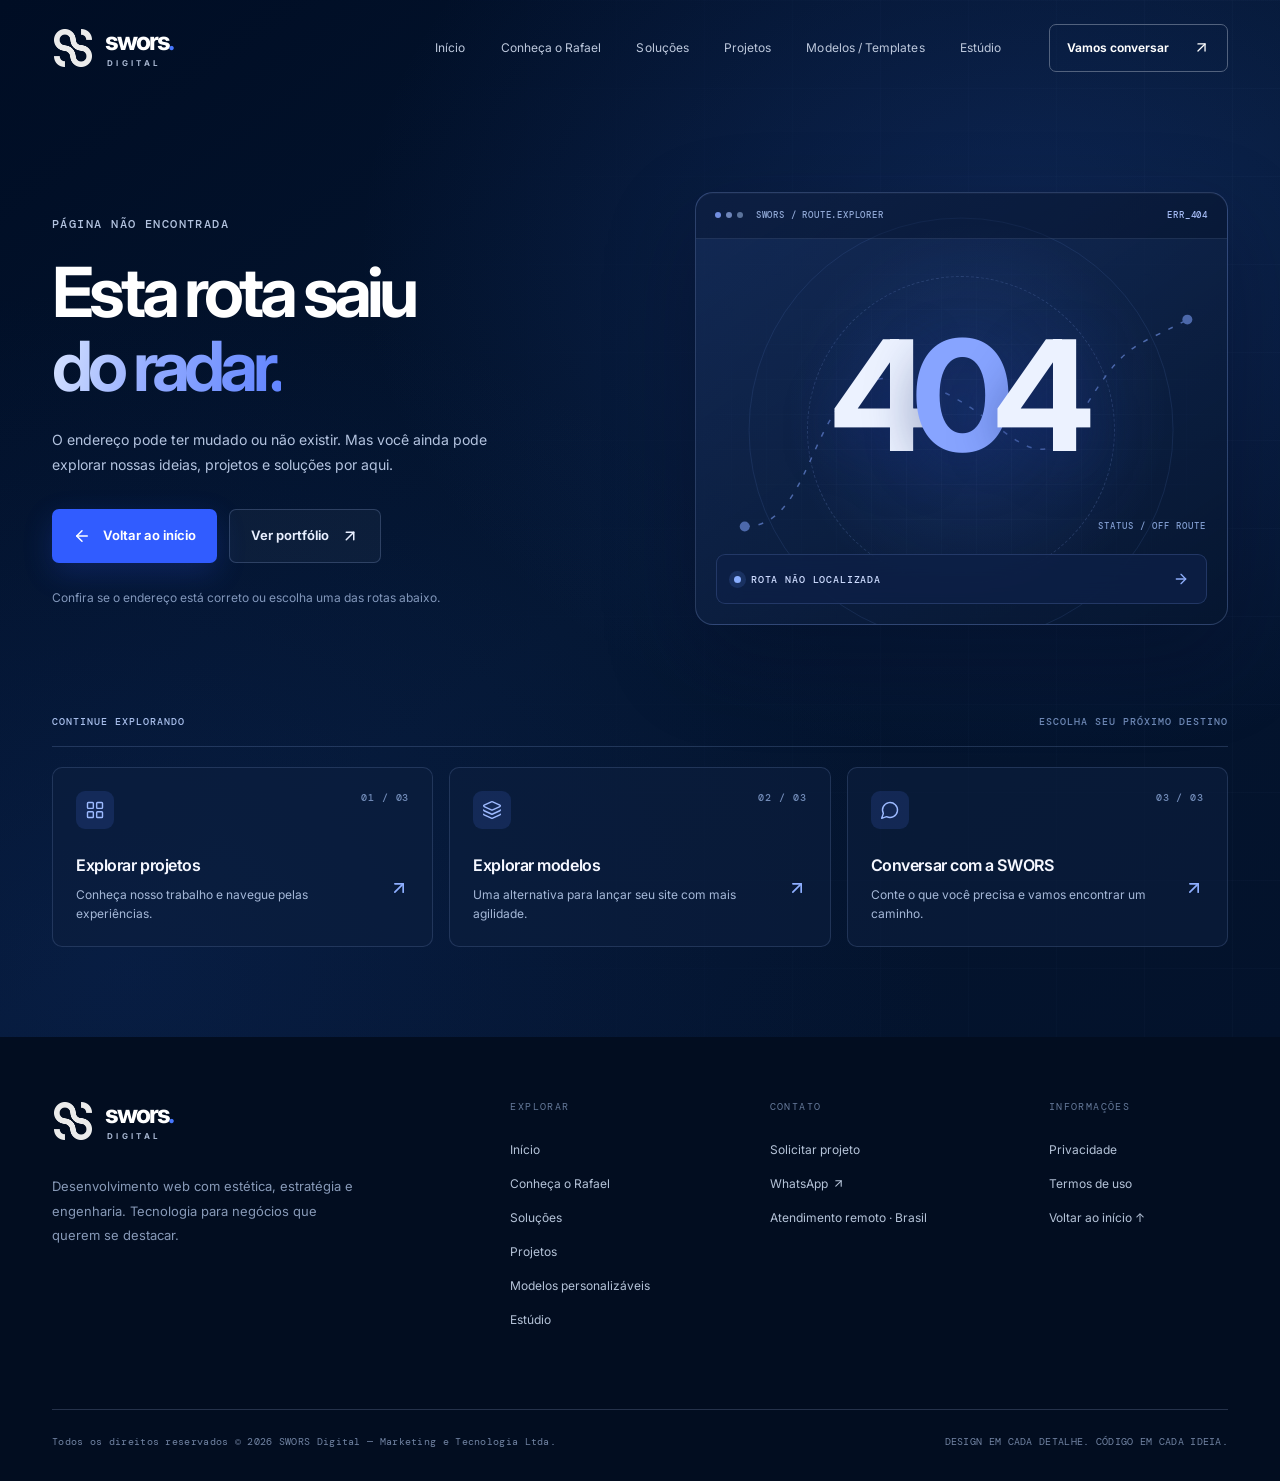
<file: index.html>
<!doctype html>
<html lang="pt-BR">
  <head>
    <meta charset="UTF-8" />
    <meta
      name="viewport"
      content="width=device-width, initial-scale=1, viewport-fit=cover"
    />
    <meta name="theme-color" content="#000d24" />
    <meta
      name="description"
      content="SWORS Digital. Websites, e-commerces e experiências digitais projetados para marcas que querem ir além do convencional."
    />
    <meta
      property="og:title"
      content="SWORS Digital — Desenvolvimento web com intenção"
    />
    <meta
      property="og:description"
      content="Design e tecnologia para construir experiências digitais que movem negócios."
    />
    <meta property="og:type" content="website" />
    <link rel="icon" type="image/png" href="/favicon.png" />
    <link rel="apple-touch-icon" href="/icon-192.png" />
    <link rel="preconnect" href="https://fonts.googleapis.com" />
    <link rel="preconnect" href="https://fonts.gstatic.com" crossorigin />
    <link
      href="https://fonts.googleapis.com/css2?family=DM+Mono:wght@400;500&family=Inter:wght@400;450;500;550;600;650;700;750;800;900&display=swap"
      rel="stylesheet"
    />
    <title>SWORS Digital — Websites, design e tecnologia</title>
    <script type="module" crossorigin src="/assets/index-CCmGuWaW.js"></script>
    <link rel="stylesheet" crossorigin href="/assets/index-Dhru8Fky.css">
  </head>
  <body>
    <div id="root"></div>
  </body>
</html>
</file>
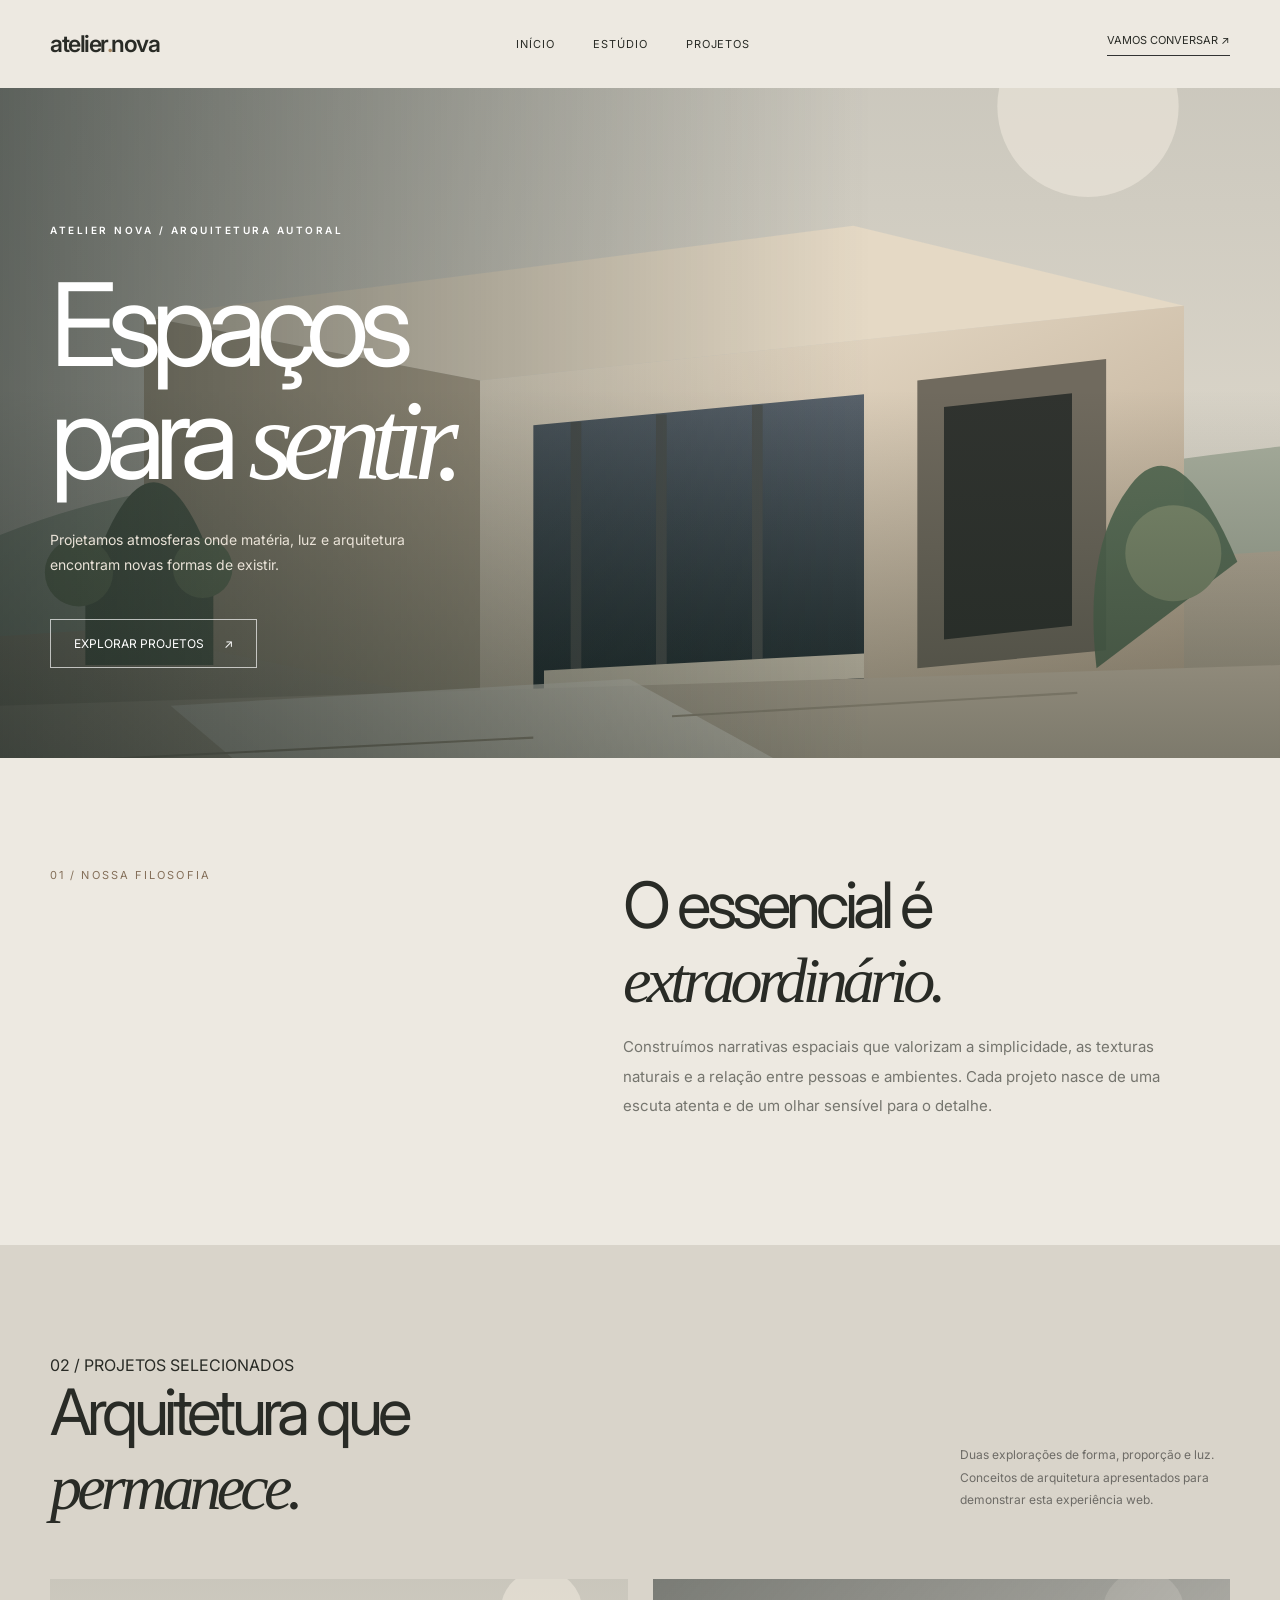
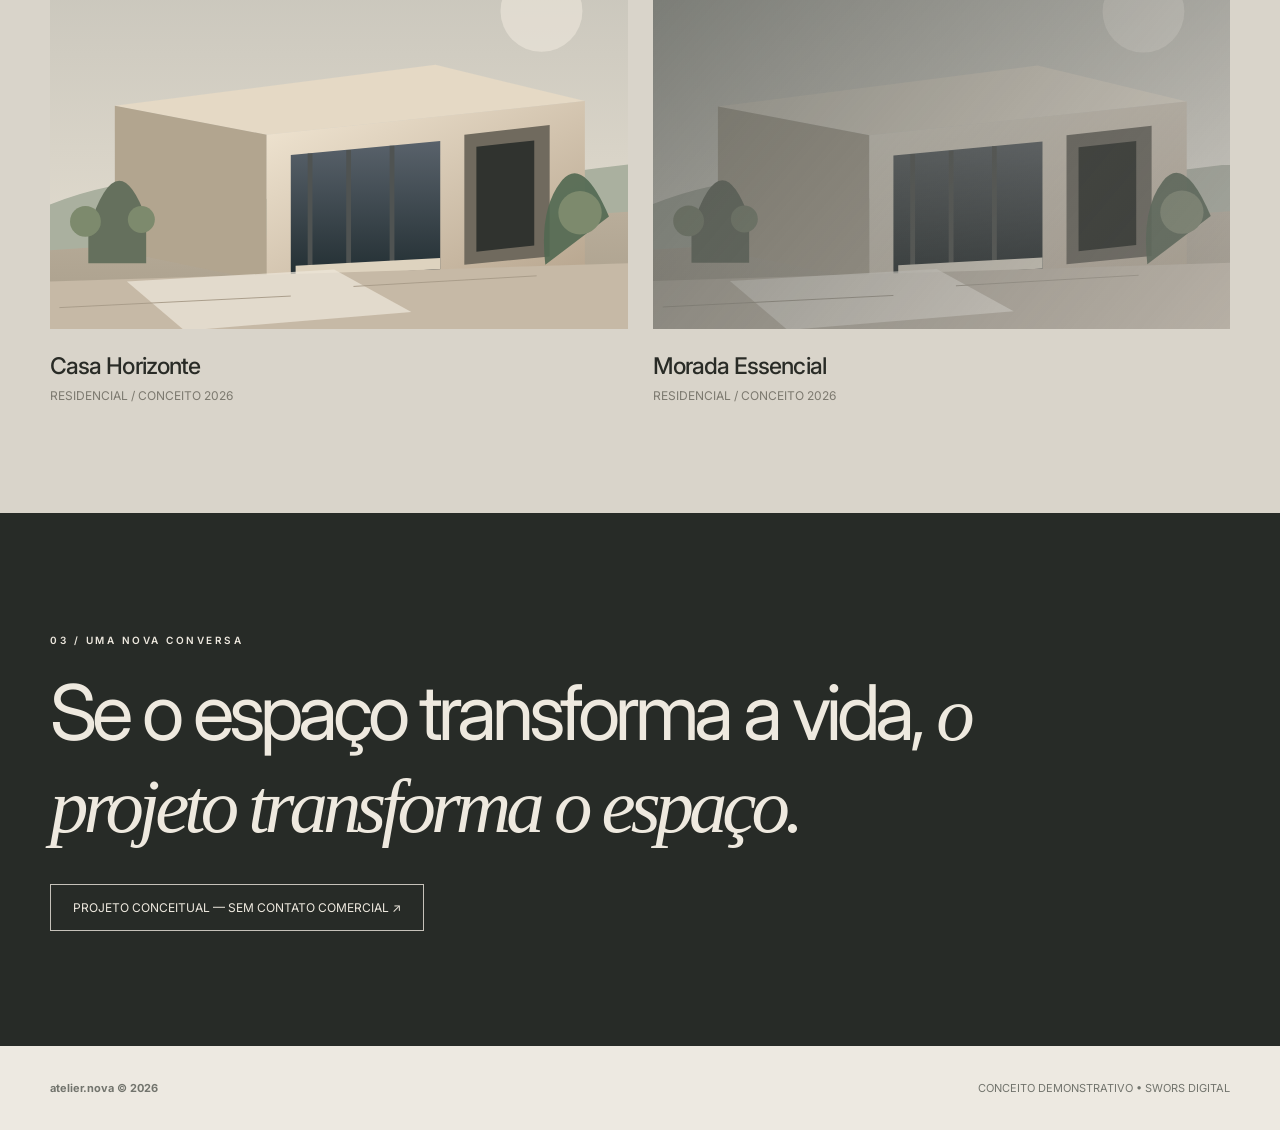
<file: demos/atelier-nova/index.html>
<!doctype html>
<html lang="pt-BR">
  <head>
    <meta charset="UTF-8" />
    <meta name="viewport" content="width=device-width,initial-scale=1" />
    <title>Atelier Nova — Arquitetura em essência</title>
    <style>
      @import url("https://fonts.googleapis.com/css2?family=Inter:wght@400;500;600;700&display=swap");
      * {
        box-sizing: border-box;
      }
      html {
        scroll-behavior: smooth;
      }
      body {
        margin: 0;
        background: #ede9e1;
        color: #292b26;
        font-family: Inter, Arial, sans-serif;
      }
      a {
        color: inherit;
        text-decoration: none;
      }
      button {
        font: inherit;
        cursor: pointer;
      }
      .wrap {
        max-width: 1350px;
        width: calc(100% - 100px);
        margin: auto;
      }
      header {
        display: flex;
        justify-content: space-between;
        align-items: center;
        padding: 30px 0;
        gap: 20px;
      }
      header strong {
        font-weight: 600;
        font-size: 23px;
        letter-spacing: -0.065em;
      }
      header strong i {
        font-style: normal;
        color: #a78964;
      }
      header nav {
        display: flex;
        gap: 38px;
        font-size: 11px;
        letter-spacing: 0.09em;
      }
      header > a {
        font-size: 11px;
        border-bottom: 1px solid #333;
        padding-bottom: 8px;
      }
      .hero {
        position: relative;
        min-height: 665px;
        overflow: hidden;
        background: #bcb5a6 url("../../art/architecture.svg") center/cover;
      }
      .hero:after {
        content: "";
        position: absolute;
        inset: 0;
        background:
          linear-gradient(90deg, #121d1b99, transparent 68%),
          linear-gradient(0deg, #16211a6a, transparent 55%);
      }
      .hero-copy {
        position: relative;
        z-index: 1;
        padding: 130px 0 90px;
        color: #fff;
      }
      .eyebrow {
        font-size: 10px;
        letter-spacing: 0.25em;
        font-weight: 600;
      }
      .hero h1 {
        font-weight: 400;
        font-size: clamp(60px, 9vw, 128px);
        letter-spacing: -0.09em;
        line-height: 0.98;
        margin: 30px 0;
      }
      .hero h1 em {
        font-family: Georgia, serif;
        font-weight: 400;
      }
      .hero p {
        max-width: 420px;
        font-size: 14px;
        line-height: 1.8;
        color: #e9e2d7;
      }
      .round-link {
        display: inline-flex;
        align-items: center;
        gap: 20px;
        border: 1px solid #ffffffaa;
        padding: 16px 23px;
        font-size: 12px;
        margin-top: 28px;
        transition: background 0.2s;
      }
      .round-link:hover {
        background: #ffffff27;
      }
      .section {
        padding: 110px 0;
      }
      .intro {
        display: grid;
        grid-template-columns: 1fr 1.3fr;
        gap: 9%;
      }
      .intro > span,
      .projects > span {
        font-size: 11px;
        letter-spacing: 0.19em;
        color: #846f59;
      }
      .intro h2,
      .projects h2 {
        font-size: clamp(35px, 5vw, 72px);
        line-height: 1.15;
        font-weight: 400;
        letter-spacing: -0.075em;
        margin: 0;
      }
      .intro h2 em,
      .projects h2 em {
        font-family: Georgia, serif;
        font-weight: 400;
      }
      .intro p {
        font-size: 15px;
        line-height: 1.95;
        color: #75756e;
        max-width: 580px;
      }
      .projects {
        background: #d9d4ca;
      }
      .projects-head {
        display: flex;
        justify-content: space-between;
        align-items: end;
        gap: 20px;
      }
      .projects-head > p {
        font-size: 12px;
        max-width: 270px;
        line-height: 1.9;
        color: #6d6b66;
      }
      .project-grid {
        display: grid;
        grid-template-columns: 1fr 1fr;
        gap: 25px;
        margin-top: 55px;
      }
      .project-photo {
        height: 350px;
        background: url("../../art/architecture.svg") center/cover;
      }
      .project-photo.alt {
        background:
          linear-gradient(130deg, #4a4f46a0, #89847630),
          url("../../art/architecture.svg") 30% / cover;
        filter: saturate(0.6);
      }
      .project-grid h3 {
        font-size: 23px;
        font-weight: 500;
        letter-spacing: -0.04em;
        margin: 23px 0 8px;
      }
      .project-grid p {
        font-size: 12px;
        color: #7c796f;
        margin: 0;
      }
      .quote {
        background: #272b27;
        color: #eee9df;
        padding: 115px 0;
      }
      .quote h2 {
        font-size: clamp(42px, 6vw, 80px);
        line-height: 1.17;
        letter-spacing: -0.065em;
        font-weight: 400;
        max-width: 990px;
        margin: 20px 0 32px;
      }
      .quote h2 em {
        font-family: Georgia, serif;
        font-weight: 400;
      }
      .quote a {
        display: inline-flex;
        padding: 15px 22px;
        border: 1px solid #c6c2ba;
        font-size: 12px;
      }
      footer {
        padding: 35px 0;
        display: flex;
        justify-content: space-between;
        font-size: 11px;
        color: #72746d;
      }
      #mobileMenu {
        display: none;
      }
      @media (max-width: 700px) {
        .wrap {
          width: calc(100% - 38px);
        }
        header {
          padding: 23px 0;
        }
        header nav {
          display: none;
        }
        header > a {
          font-size: 10px;
        }
        .hero {
          min-height: 600px;
        }
        .hero-copy {
          padding: 105px 0;
        }
        .hero h1 {
          font-size: 65px;
        }
        .section {
          padding: 75px 0;
        }
        .intro {
          grid-template-columns: 1fr;
          gap: 24px;
        }
        .projects-head {
          align-items: start;
          flex-direction: column;
        }
        .project-grid {
          grid-template-columns: 1fr;
        }
        .project-photo {
          height: 300px;
        }
        .quote {
          padding: 85px 0;
        }
        .quote h2 {
          font-size: 45px;
        }
      }
    </style>
  </head>
  <body>
    <div class="wrap">
      <header>
        <strong>atelier<i>.</i>nova</strong>
        <nav>
          <a href="#inicio">INÍCIO</a><a href="#studio">ESTÚDIO</a
          ><a href="#projetos">PROJETOS</a>
        </nav>
        <a href="#contato">VAMOS CONVERSAR ↗</a>
      </header>
    </div>
    <section id="inicio" class="hero">
      <div class="wrap hero-copy">
        <span class="eyebrow">ATELIER NOVA / ARQUITETURA AUTORAL</span>
        <h1>Espaços<br />para <em>sentir.</em></h1>
        <p>
          Projetamos atmosferas onde matéria, luz e arquitetura encontram novas
          formas de existir.
        </p>
        <a class="round-link" href="#projetos"
          >EXPLORAR PROJETOS <span>↗</span></a
        >
      </div>
    </section>
    <section id="studio" class="section">
      <div class="wrap intro">
        <span>01 / NOSSA FILOSOFIA</span>
        <div>
          <h2>O essencial é<br /><em>extraordinário.</em></h2>
          <p>
            Construímos narrativas espaciais que valorizam a simplicidade, as
            texturas naturais e a relação entre pessoas e ambientes. Cada
            projeto nasce de uma escuta atenta e de um olhar sensível para o
            detalhe.
          </p>
        </div>
      </div>
    </section>
    <section id="projetos" class="section projects">
      <div class="wrap">
        <div class="projects-head">
          <div>
            <span>02 / PROJETOS SELECIONADOS</span>
            <h2>Arquitetura que<br /><em>permanece.</em></h2>
          </div>
          <p>
            Duas explorações de forma, proporção e luz. Conceitos de arquitetura
            apresentados para demonstrar esta experiência web.
          </p>
        </div>
        <div class="project-grid">
          <article>
            <div class="project-photo"></div>
            <h3>Casa Horizonte</h3>
            <p>RESIDENCIAL / CONCEITO 2026</p>
          </article>
          <article>
            <div class="project-photo alt"></div>
            <h3>Morada Essencial</h3>
            <p>RESIDENCIAL / CONCEITO 2026</p>
          </article>
        </div>
      </div>
    </section>
    <section id="contato" class="quote">
      <div class="wrap">
        <span class="eyebrow">03 / UMA NOVA CONVERSA</span>
        <h2>
          Se o espaço transforma a vida, <em>o projeto transforma o espaço.</em>
        </h2>
        <a
          href="mailto:contato@example.invalid?subject=Atelier%20Nova%20-%20conceito"
          >PROJETO CONCEITUAL — SEM CONTATO COMERCIAL ↗</a
        >
      </div>
    </section>
    <div class="wrap">
      <footer>
        <strong>atelier.nova © 2026</strong
        ><span>CONCEITO DEMONSTRATIVO • SWORS DIGITAL</span>
      </footer>
    </div>
  </body>
</html>
</file>
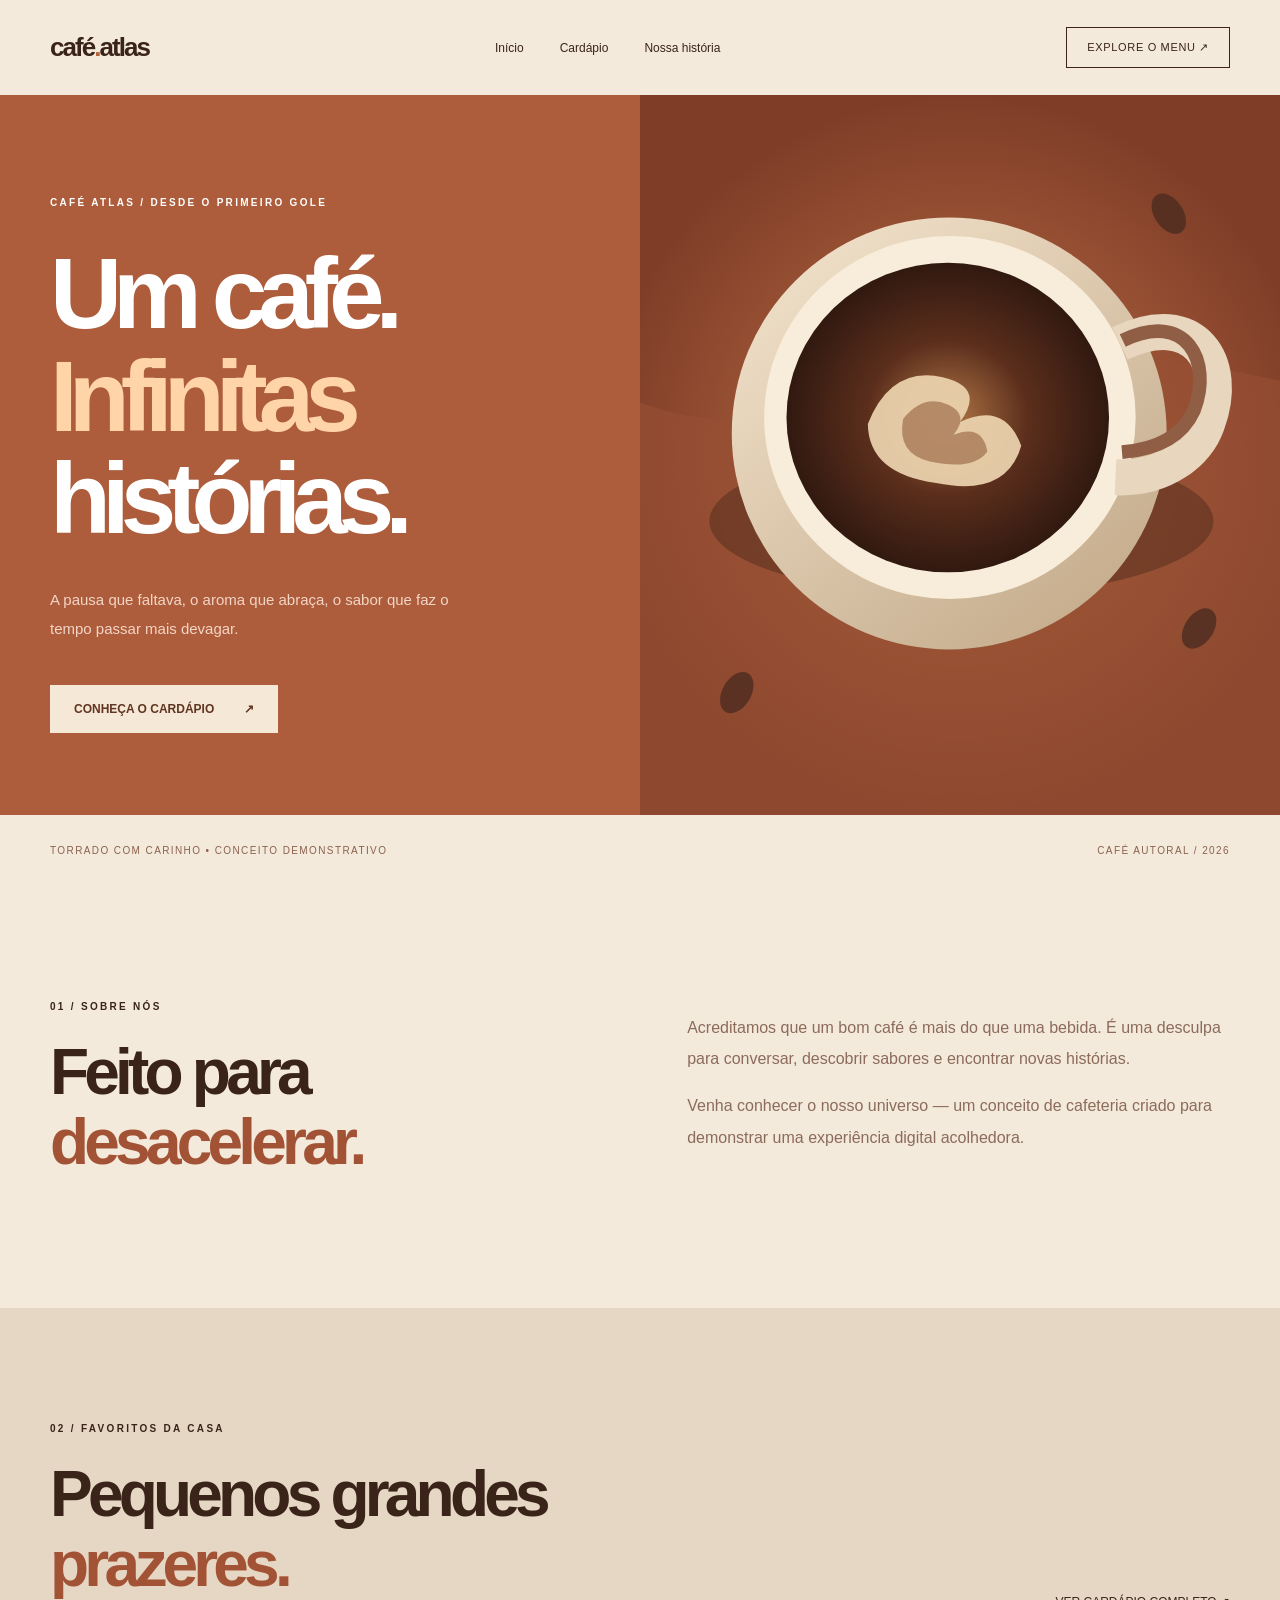
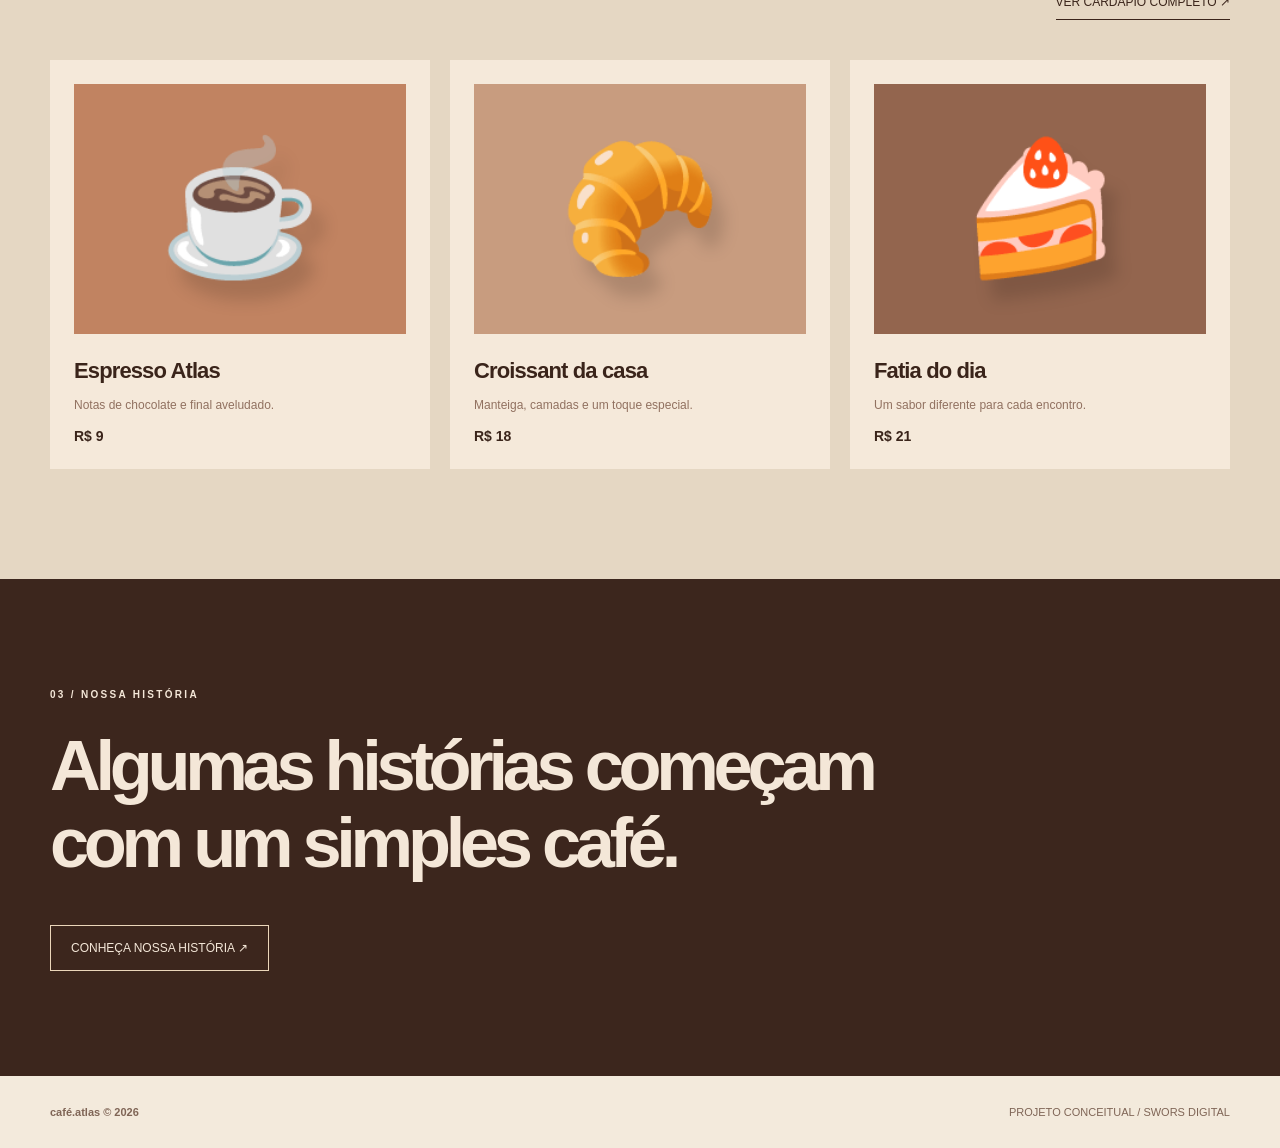
<file: demos/cafe-atlas/index.html>
<!doctype html><html lang="pt-BR"><head><meta charset="UTF-8"><meta name="viewport" content="width=device-width,initial-scale=1"><title>Café Atlas — Toda xícara conta uma história</title><link rel="stylesheet" href="styles.css"></head><body><div class="wrap"><header><a class="brand" href="index.html">café<span>.</span>atlas</a><nav><a href="index.html">Início</a><a href="cardapio.html">Cardápio</a><a href="historia.html">Nossa história</a></nav><a class="order" href="cardapio.html">EXPLORE O MENU ↗</a></header></div><section class="hero"><div class="hero-copy"><span class="eyebrow">CAFÉ ATLAS / DESDE O PRIMEIRO GOLE</span><h1>Um café.<br/><em>Infinitas</em><br/>histórias.</h1><p>A pausa que faltava, o aroma que abraça, o sabor que faz o tempo passar mais devagar.</p><a href="cardapio.html">CONHEÇA O CARDÁPIO <span>↗</span></a></div><div class="hero-art" role="img" aria-label="Ilustração de uma xícara de café"></div></section><div class="wrap hero-foot"><span>TORRADO COM CARINHO • CONCEITO DEMONSTRATIVO</span><span>CAFÉ AUTORAL / 2026</span></div><section class="section"><div class="wrap intro"><div><span class="eyebrow">01 / SOBRE NÓS</span><h2 class="section-title">Feito para<br/><em>desacelerar.</em></h2></div><div><p>Acreditamos que um bom café é mais do que uma bebida. É uma desculpa para conversar, descobrir sabores e encontrar novas histórias.</p><p>Venha conhecer o nosso universo — um conceito de cafeteria criado para demonstrar uma experiência digital acolhedora.</p></div></div></section><section class="section picks"><div class="wrap"><div class="picks-header"><div><span class="eyebrow">02 / FAVORITOS DA CASA</span><h2 class="section-title">Pequenos grandes<br/><em>prazeres.</em></h2></div><a href="cardapio.html">VER CARDÁPIO COMPLETO ↗</a></div><div class="picks-list"><article class="pick"><div class="icon"><span>☕</span></div><h3>Espresso Atlas</h3><p>Notas de chocolate e final aveludado.</p><strong>R$ 9</strong></article><article class="pick"><div class="icon" style="background:#c89c7f"><span>🥐</span></div><h3>Croissant da casa</h3><p>Manteiga, camadas e um toque especial.</p><strong>R$ 18</strong></article><article class="pick"><div class="icon" style="background:#93654e"><span>🍰</span></div><h3>Fatia do dia</h3><p>Um sabor diferente para cada encontro.</p><strong>R$ 21</strong></article></div></div></section><section class="quote"><div class="wrap"><span class="eyebrow">03 / NOSSA HISTÓRIA</span><h2>Algumas histórias começam com um simples café.</h2><a href="historia.html">CONHEÇA NOSSA HISTÓRIA ↗</a></div></section><div class="wrap"><footer><strong>café.atlas © 2026</strong><span>PROJETO CONCEITUAL / SWORS DIGITAL</span></footer></div></body></html>
</file>
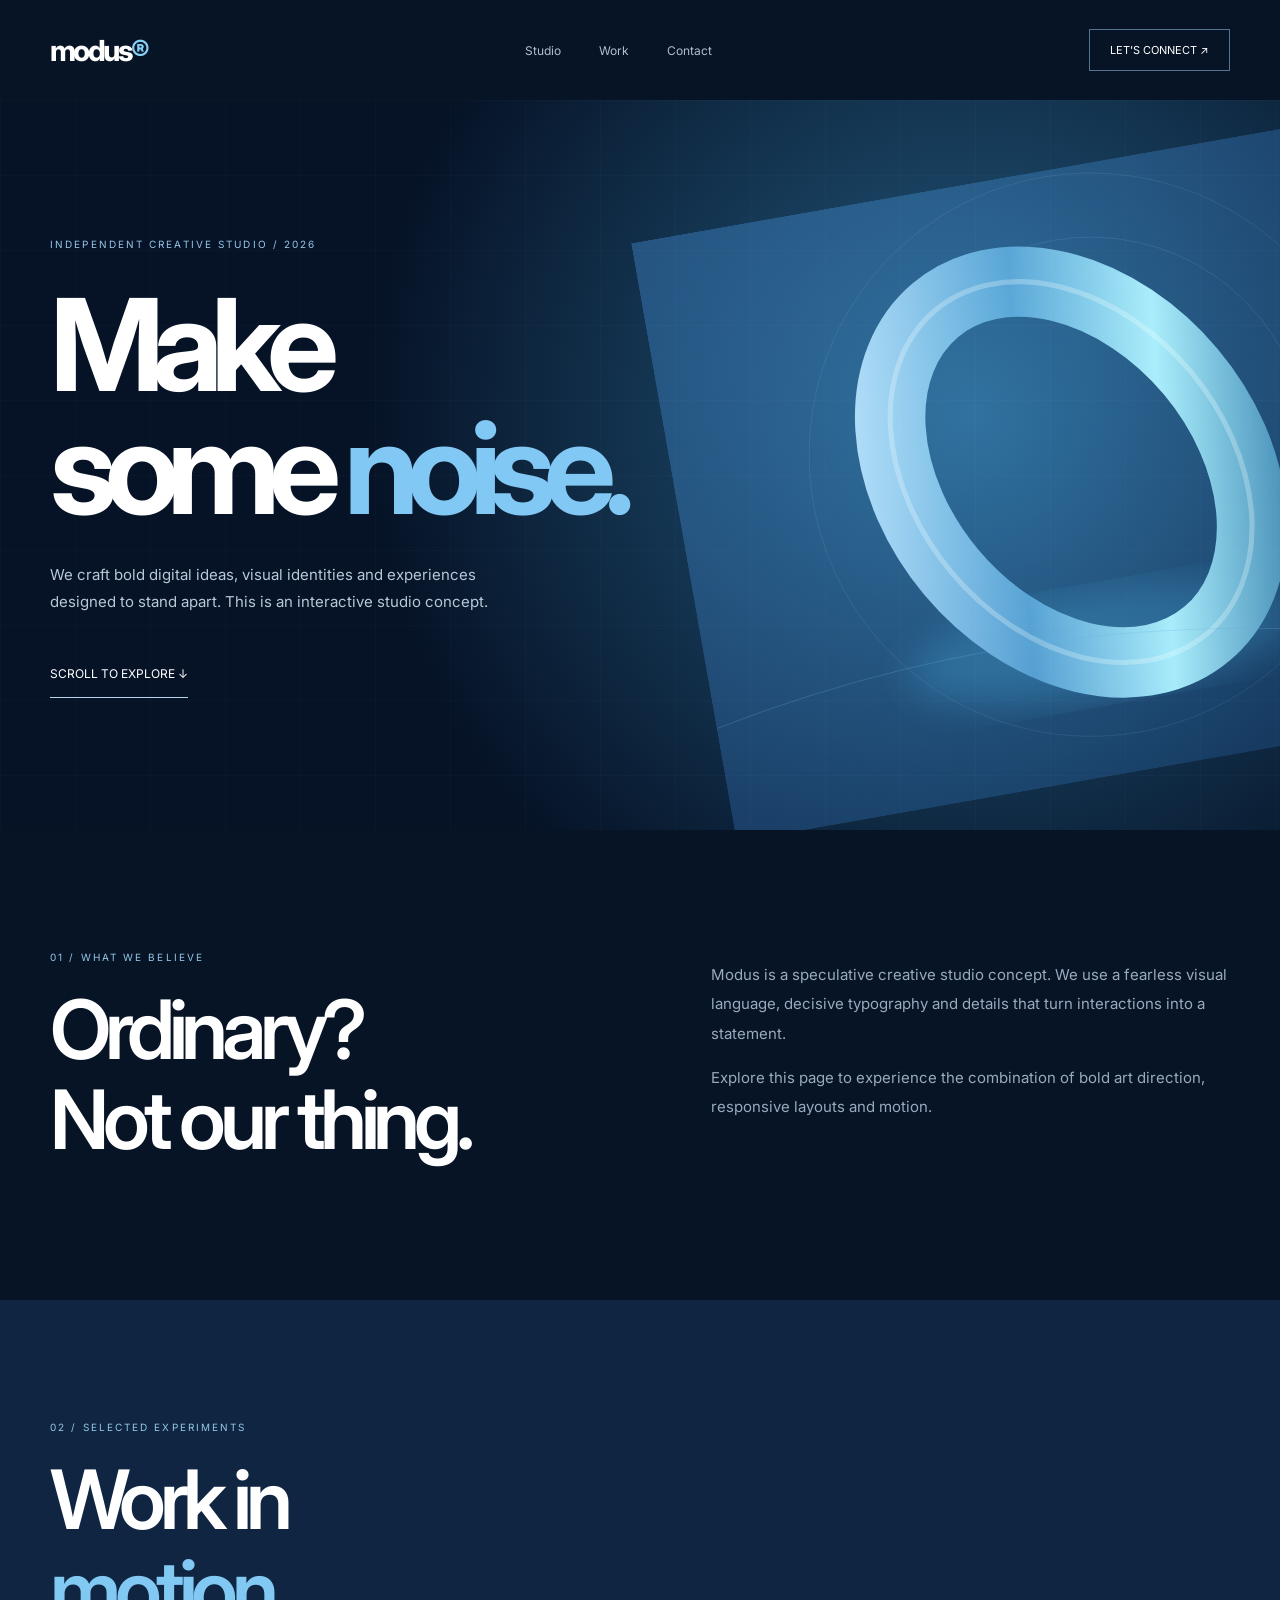
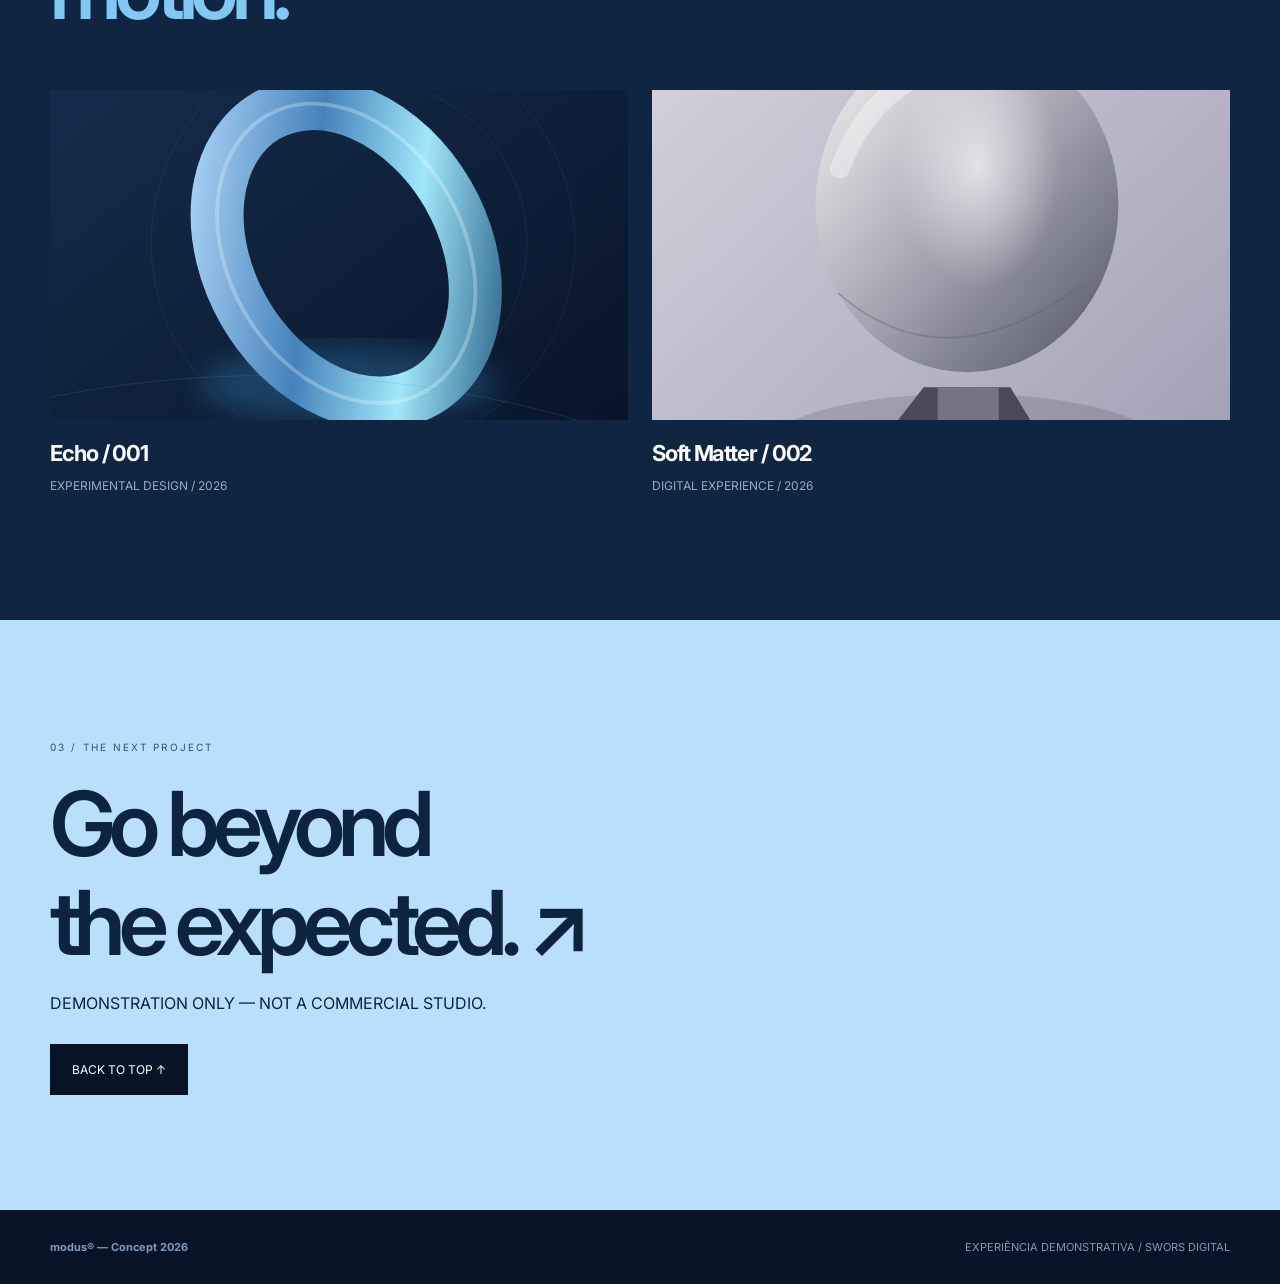
<file: demos/modus-studio/index.html>
<!doctype html>
<html lang="pt-BR">
  <head>
    <meta charset="UTF-8" />
    <meta name="viewport" content="width=device-width,initial-scale=1" />
    <title>Modus® — Independent Creative Studio</title>
    <style>
      @import url("https://fonts.googleapis.com/css2?family=Inter:wght@400;500;600;700;800&display=swap");
      * {
        box-sizing: border-box;
      }
      html {
        scroll-behavior: smooth;
      }
      body {
        background: #071426;
        color: white;
        margin: 0;
        font-family: Inter, Arial, sans-serif;
      }
      a {
        color: inherit;
        text-decoration: none;
      }
      button {
        cursor: pointer;
      }
      .wrap {
        width: calc(100% - 100px);
        max-width: 1350px;
        margin: auto;
      }
      header {
        display: flex;
        align-items: center;
        justify-content: space-between;
        padding: 29px 0;
      }
      header strong {
        font-size: 29px;
        font-weight: 750;
        letter-spacing: -0.09em;
      }
      header strong span {
        color: #86d0f6;
      }
      header nav {
        display: flex;
        gap: 38px;
        font-size: 12px;
        color: #b1bed0;
      }
      header nav a:hover {
        color: white;
      }
      header > a {
        border: 1px solid #55738e;
        padding: 13px 20px;
        font-size: 11px;
      }
      .eyebrow {
        font-size: 10px;
        letter-spacing: 0.21em;
        color: #95c7e8;
      }
      .hero {
        position: relative;
        min-height: 730px;
        display: flex;
        align-items: center;
        overflow: hidden;
        background: radial-gradient(circle at 76% 43%, #235b80, #061327 57%);
      }
      .hero::before {
        content: "";
        position: absolute;
        inset: 0;
        opacity: 0.22;
        background-image:
          linear-gradient(#ffffff16 1px, transparent 1px),
          linear-gradient(90deg, #ffffff16 1px, transparent 1px);
        background-size: 75px 75px;
      }
      .hero-copy {
        position: relative;
        z-index: 2;
        padding: 85px 0;
      }
      .hero h1 {
        font-size: clamp(72px, 10vw, 155px);
        line-height: 0.96;
        letter-spacing: -0.092em;
        font-weight: 700;
        margin: 32px 0;
        max-width: 900px;
      }
      .hero h1 em {
        font-style: normal;
        color: #82c8f4;
      }
      .hero p {
        font-size: 15px;
        line-height: 1.8;
        color: #b6c9d8;
        max-width: 470px;
      }
      .hero a {
        border-bottom: 1px solid #b5d5eb;
        display: inline-block;
        padding: 16px 0;
        margin-top: 20px;
        font-size: 12px;
      }
      .hero-art {
        position: absolute;
        width: 60%;
        height: 95%;
        right: -13%;
        top: 4%;
        z-index: 1;
        background: url("../../art/modus.svg") center/contain no-repeat;
        mix-blend-mode: screen;
        transform: rotate(-10deg);
        animation: float 8s ease-in-out infinite;
      }
      .section {
        padding: 115px 0;
      }
      .split {
        display: grid;
        grid-template-columns: 1fr 1fr;
        gap: 12%;
        align-items: start;
      }
      .split h2,
      .works h2,
      .end h2 {
        font-size: clamp(48px, 6.4vw, 92px);
        line-height: 1.1;
        letter-spacing: -0.075em;
        font-weight: 600;
        margin: 20px 0;
      }
      .split p {
        font-size: 15px;
        color: #99aabf;
        line-height: 1.95;
      }
      .works {
        background: #0f2542;
      }
      .works h2 em {
        font-style: normal;
        color: #81c9f3;
      }
      .workcards {
        display: grid;
        grid-template-columns: repeat(2, 1fr);
        gap: 24px;
        margin-top: 55px;
      }
      .workcards article > div {
        height: 330px;
        background: #1c4770 url("../../art/modus.svg") center/cover;
      }
      .workcards article:nth-child(2) > div {
        background: #1c4770 url("../../art/orbit.svg") center/cover;
        filter: saturate(0.55);
      }
      .workcards h3 {
        font-size: 22px;
        letter-spacing: -0.05em;
        margin: 20px 0 10px;
      }
      .workcards p {
        color: #9dacbf;
        font-size: 12px;
      }
      .end {
        background: #b9dffc;
        color: #0c2440;
      }
      .end h2 {
        font-size: clamp(50px, 7vw, 105px);
      }
      .end a {
        display: inline-block;
        padding: 18px 22px;
        background: #071426;
        color: white;
        font-size: 12px;
        margin-top: 15px;
      }
      footer {
        display: flex;
        justify-content: space-between;
        padding: 30px 0;
        font-size: 11px;
        color: #7d9bb9;
      }
      @keyframes float {
        50% {
          transform: translateY(-28px) rotate(-7deg);
        }
      }
      @media (max-width: 700px) {
        .wrap {
          width: calc(100% - 38px);
        }
        header nav {
          display: none;
        }
        header > a {
          font-size: 10px;
        }
        .hero {
          min-height: 680px;
        }
        .hero h1 {
          font-size: clamp(65px, 13vw, 100px);
        }
        .hero-art {
          width: 108%;
          right: -42%;
          opacity: 0.55;
        }
        .section {
          padding: 85px 0;
        }
        .split {
          grid-template-columns: 1fr;
        }
        .workcards {
          grid-template-columns: 1fr;
        }
        .workcards article > div {
          height: 280px;
        }
        .end h2 {
          font-size: 57px;
        }
        footer {
          flex-direction: column;
          gap: 12px;
        }
      }
      @media (prefers-reduced-motion: reduce) {
        * {
          animation: none !important;
        }
      }
    </style>
  </head>
  <body>
    <div class="wrap">
      <header>
        <strong>modus<span>®</span></strong>
        <nav>
          <a href="#studio">Studio</a><a href="#work">Work</a
          ><a href="#contact">Contact</a>
        </nav>
        <a href="#contact">LET'S CONNECT ↗</a>
      </header>
    </div>
    <section class="hero">
      <div class="hero-art"></div>
      <div class="wrap hero-copy">
        <span class="eyebrow">INDEPENDENT CREATIVE STUDIO / 2026</span>
        <h1>Make<br />some <em>noise.</em></h1>
        <p>
          We craft bold digital ideas, visual identities and experiences
          designed to stand apart. This is an interactive studio concept.
        </p>
        <a href="#work">SCROLL TO EXPLORE ↓</a>
      </div>
    </section>
    <section id="studio" class="section">
      <div class="wrap split">
        <div>
          <span class="eyebrow">01 / WHAT WE BELIEVE</span>
          <h2>Ordinary?<br />Not our thing.</h2>
        </div>
        <div>
          <p>
            Modus is a speculative creative studio concept. We use a fearless
            visual language, decisive typography and details that turn
            interactions into a statement.
          </p>
          <p>
            Explore this page to experience the combination of bold art
            direction, responsive layouts and motion.
          </p>
        </div>
      </div>
    </section>
    <section id="work" class="section works">
      <div class="wrap">
        <span class="eyebrow">02 / SELECTED EXPERIMENTS</span>
        <h2>Work in<br /><em>motion.</em></h2>
        <div class="workcards">
          <article>
            <div></div>
            <h3>Echo / 001</h3>
            <p>EXPERIMENTAL DESIGN / 2026</p>
          </article>
          <article>
            <div></div>
            <h3>Soft Matter / 002</h3>
            <p>DIGITAL EXPERIENCE / 2026</p>
          </article>
        </div>
      </div>
    </section>
    <section id="contact" class="section end">
      <div class="wrap">
        <span class="eyebrow" style="color: #31546e"
          >03 / THE NEXT PROJECT</span
        >
        <h2>Go beyond<br />the expected. ↗</h2>
        <p>DEMONSTRATION ONLY — NOT A COMMERCIAL STUDIO.</p>
        <a
          href="#top"
          onclick="
            window.scrollTo({ top: 0, behavior: 'smooth' });
            return false;
          "
          >BACK TO TOP ↑</a
        >
      </div>
    </section>
    <div class="wrap">
      <footer>
        <b>modus® — Concept 2026</b
        ><span>EXPERIÊNCIA DEMONSTRATIVA / SWORS DIGITAL</span>
      </footer>
    </div>
  </body>
</html>
</file>
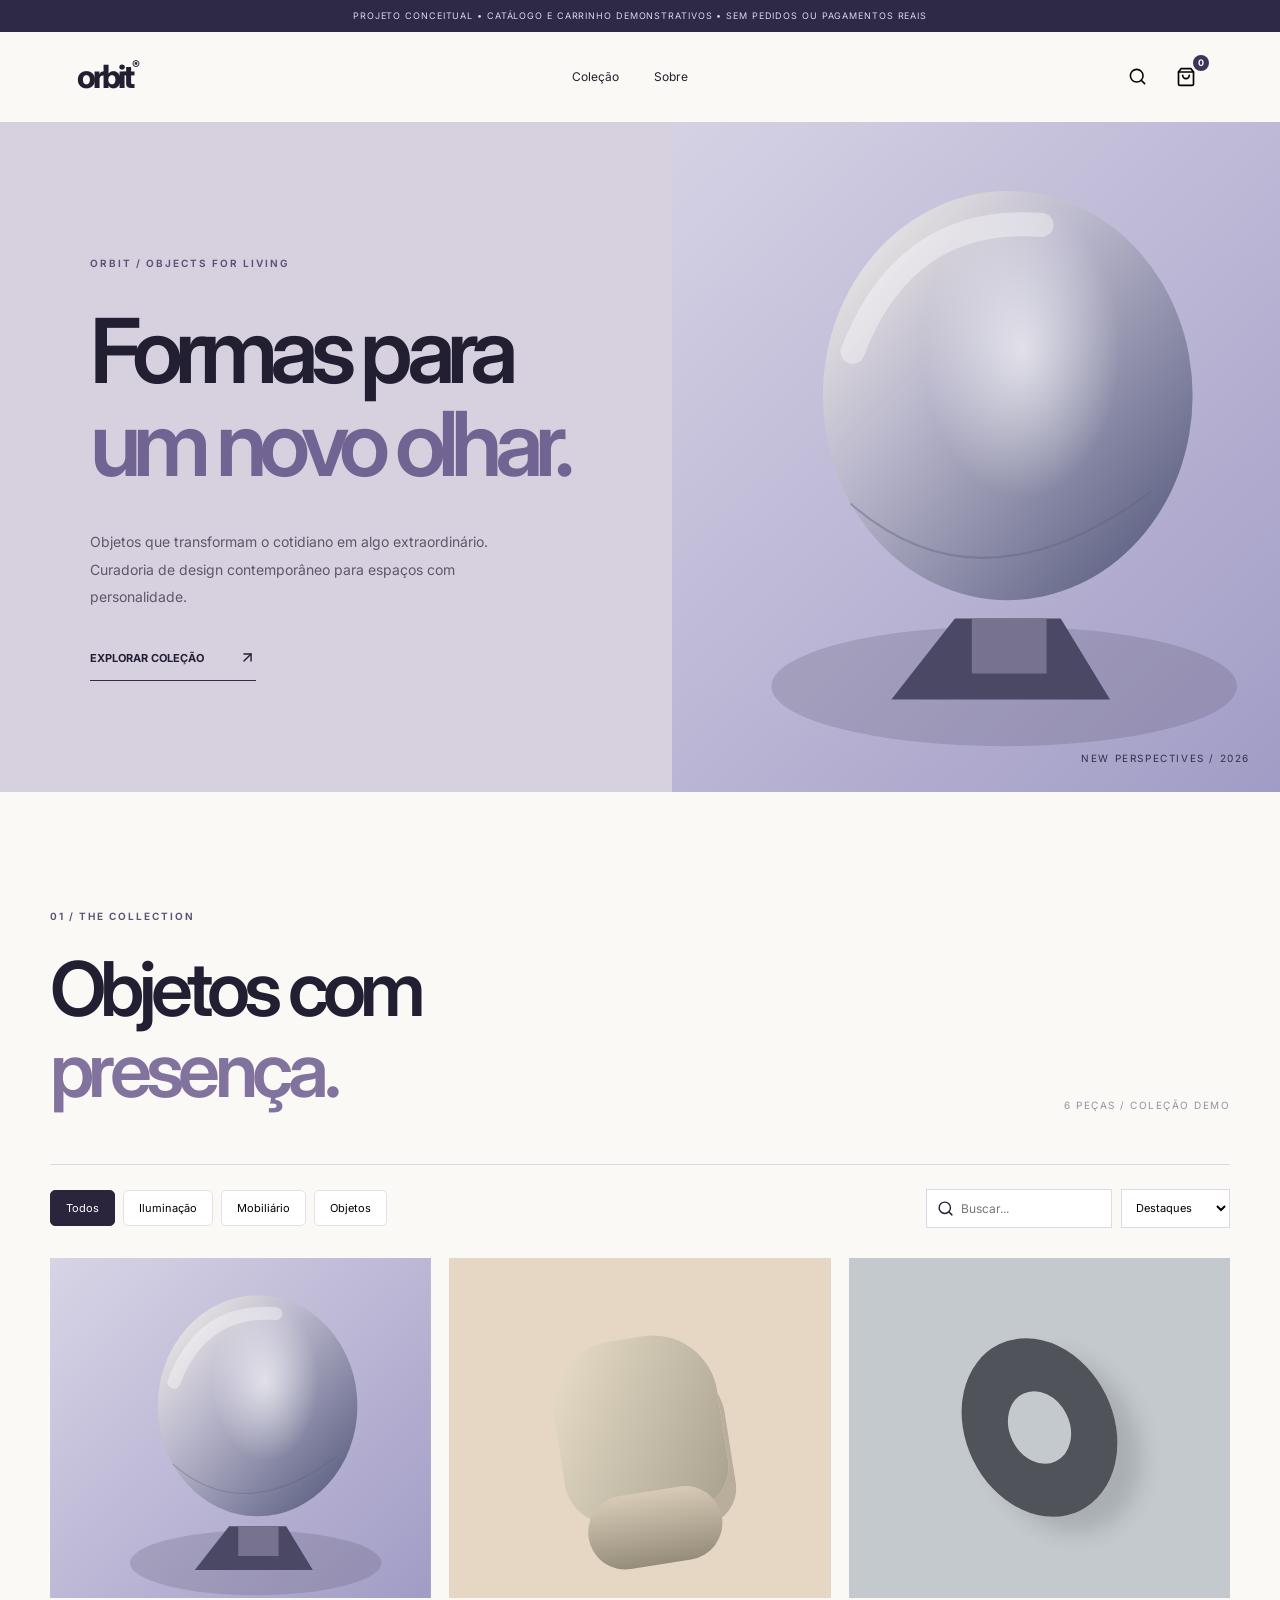
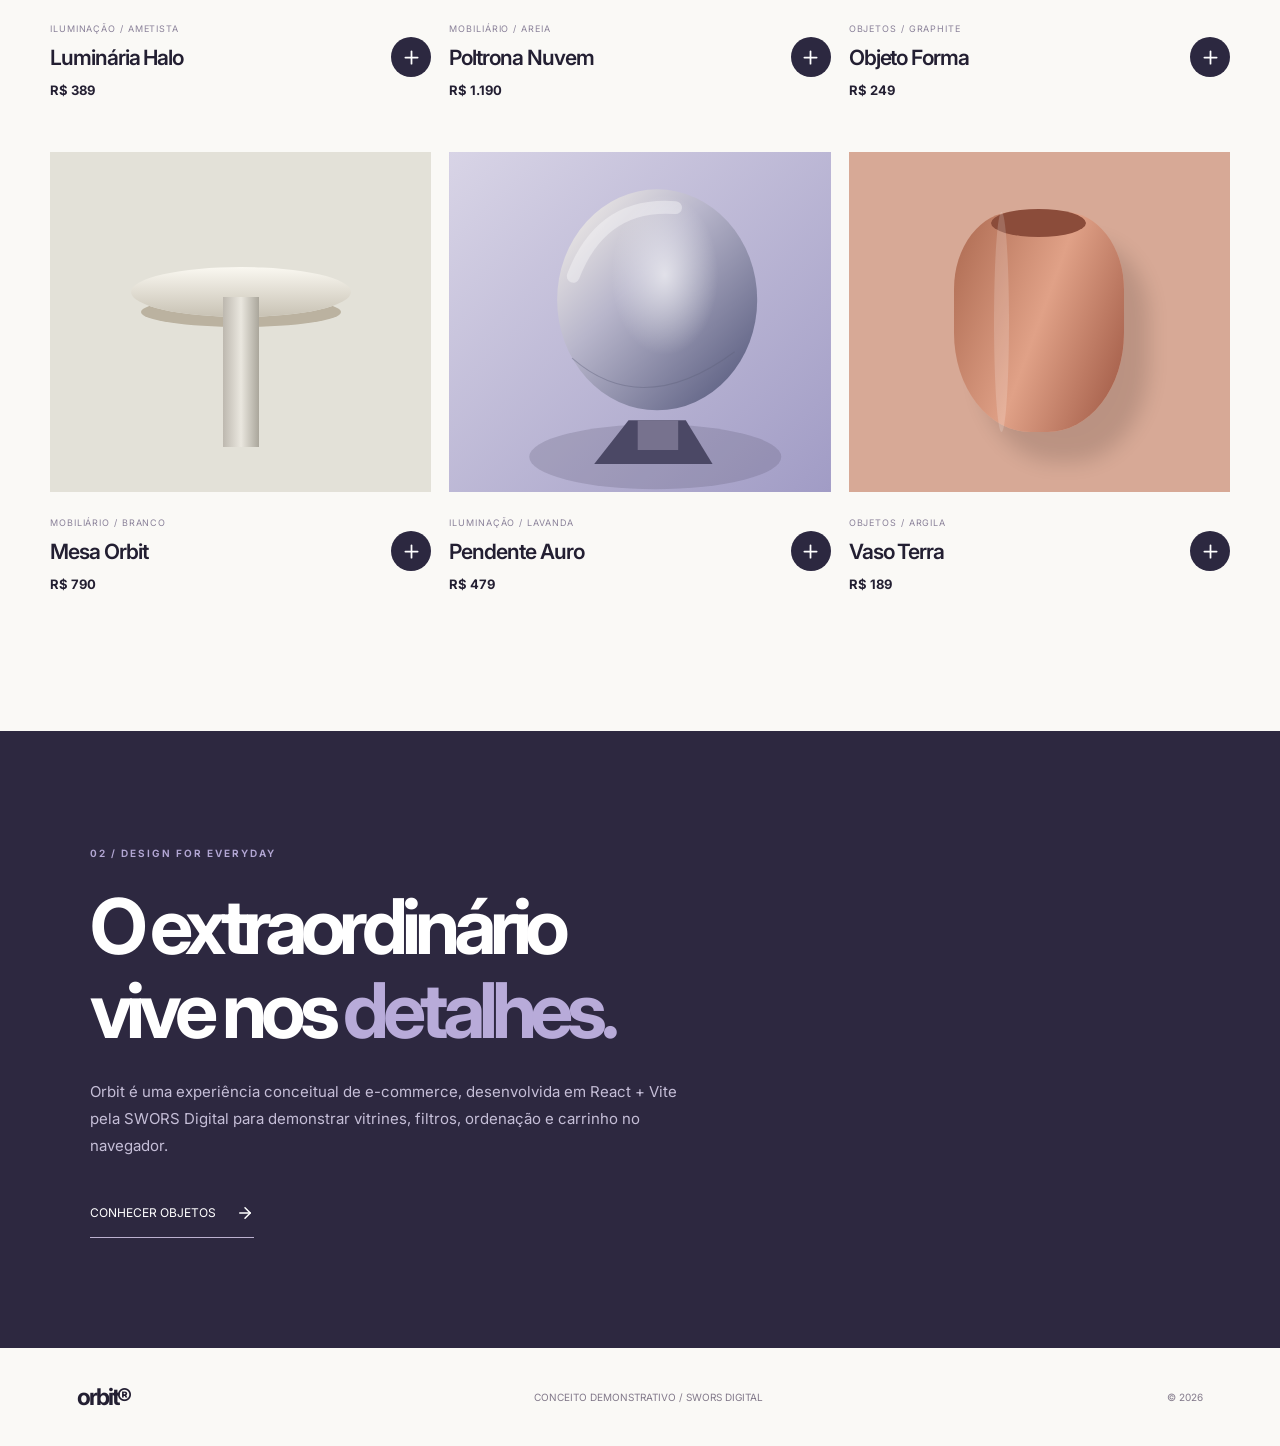
<file: demos/orbit-store/index.html>
<!doctype html>
<html lang="pt-BR">
  <head>
    <meta charset="UTF-8" />
    <meta name="viewport" content="width=device-width,initial-scale=1" />
    <title>Orbit Store — Objetos para ir além</title>
    <script type="module" crossorigin src="/demos/orbit-store/assets/index-ac9XPnZD.js"></script>
    <link rel="stylesheet" crossorigin href="/demos/orbit-store/assets/index-Cy1J2Umd.css">
  </head>
  <body>
    <div id="root"></div>
  </body>
</html>
</file>
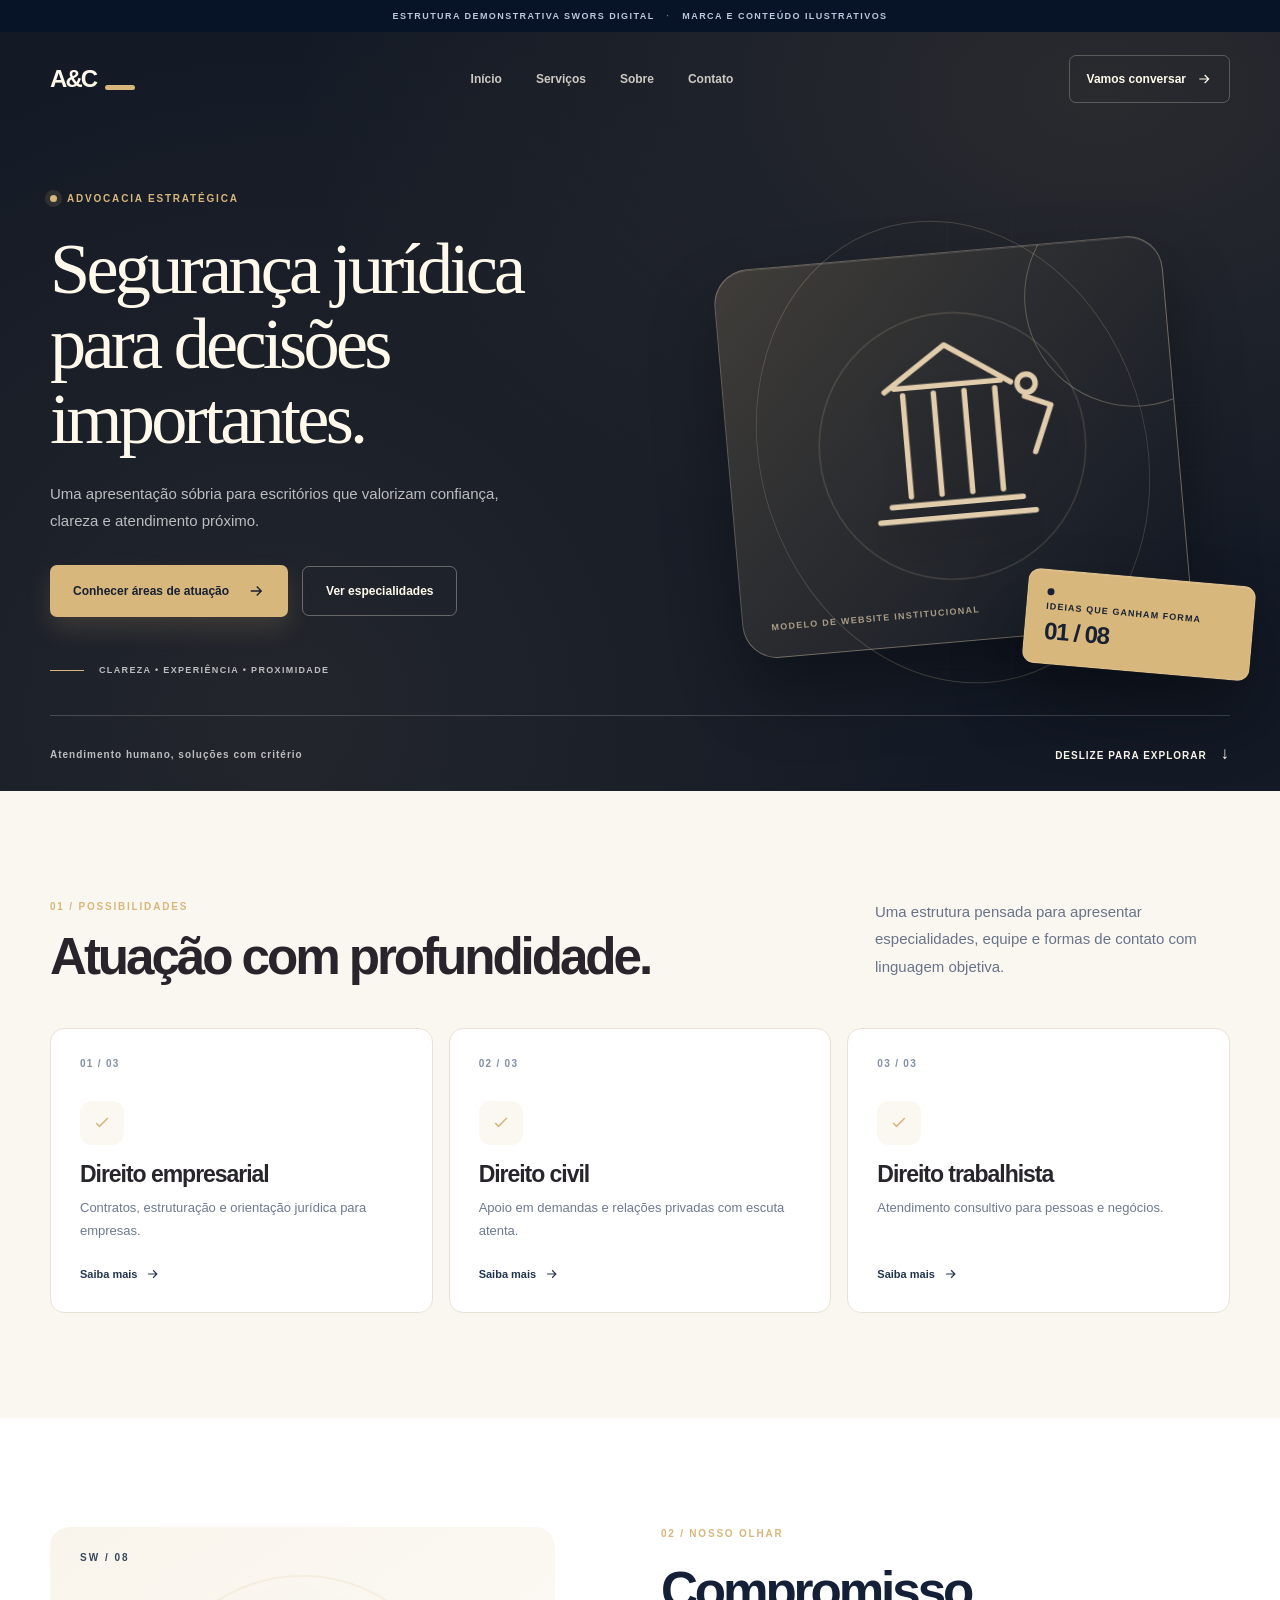
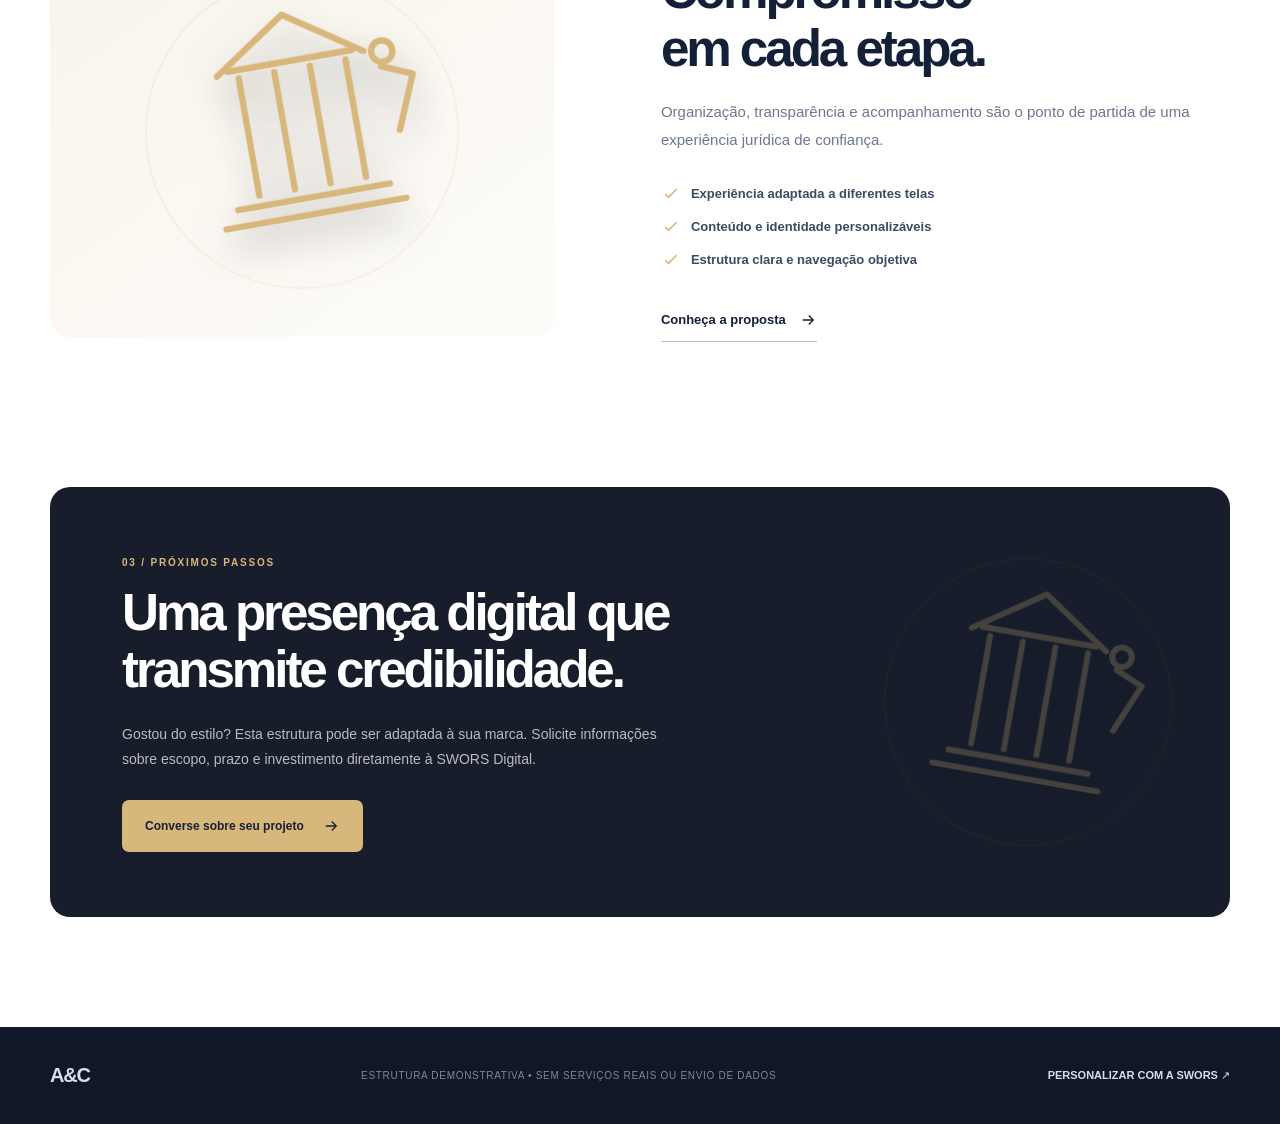
<file: demos/modelos/advocacia/index.html>
<!doctype html>
<html lang="pt-BR">
  <head>
    <meta charset="utf-8" />
    <meta name="viewport" content="width=device-width, initial-scale=1" />
    <meta name="theme-color" content="#081329" />
    <meta
      name="description"
      content="Modelo demonstrativo Almeida & Costa — estrutura personalizável SWORS Digital."
    />
    <title>Almeida & Costa — Modelo demonstrativo | SWORS Digital</title>
    <style>
      /* SWORS Digital — demos independentes, responsivas e sem frameworks. */
      :root {
        font-family: Inter, "Segoe UI", Arial, sans-serif;
        font-synthesis: none;
        color: #142038;
        background: #f5f6f9;
        --hero-bg: #0f1b33;
        --hero-ink: #fff;
        --accent: #c9ae7f;
        --accent-text: #151c2a;
        --hero-muted: rgba(255, 255, 255, 0.7);
        --art-color: #eed9b5;
        --panel: #f7f7f7;
        --panel-ink: #111d32;
        --cta-bg: #121e33;
        --cta-ink: #fff;
        --border: #dce1e8;
        --footer-bg: #0f1728;
      }
      *,
      *::before,
      *::after {
        box-sizing: border-box;
      }
      html {
        scroll-behavior: smooth;
        scroll-padding-top: 70px;
      }
      body {
        margin: 0;
        min-width: 320px;
        background: #fff;
      }
      a {
        color: inherit;
        text-decoration: none;
      }
      button {
        font: inherit;
        cursor: pointer;
      }
      a:focus-visible,
      button:focus-visible {
        outline: 3px solid var(--accent);
        outline-offset: 4px;
      }
      svg {
        display: block;
      }
      .shell {
        width: min(1180px, calc(100% - 80px));
        margin-inline: auto;
      }
      .demo-ribbon {
        color: #bac7df;
        background: #071326;
        letter-spacing: 0.16em;
        text-align: center;
        font-size: 9px;
        line-height: 1.6;
        padding: 9px 14px;
        font-weight: 650;
      }
      .demo-ribbon span {
        color: #5a79aa;
        padding: 0 8px;
      }
      .site-head {
        position: absolute;
        z-index: 20;
        left: 0;
        right: 0;
        background: transparent;
      }
      .head-row {
        height: 93px;
        display: flex;
        align-items: center;
        justify-content: space-between;
        gap: 30px;
      }
      .brand {
        color: var(--hero-ink);
        font-size: 24px;
        letter-spacing: -0.08em;
        font-weight: 850;
        line-height: 1;
        white-space: nowrap;
        display: inline-flex;
        align-items: end;
        gap: 9px;
      }
      .brand-rule {
        width: 30px;
        height: 5px;
        background: var(--accent);
        border-radius: 5px;
        margin-bottom: 1px;
      }
      .site-nav {
        display: flex;
        gap: 34px;
        align-items: center;
      }
      .site-nav a {
        color: var(--hero-ink);
        font-size: 12px;
        font-weight: 600;
        opacity: 0.78;
        transition: opacity 0.2s;
      }
      .site-nav a:hover {
        opacity: 1;
      }
      .head-cta {
        display: flex;
        align-items: center;
        gap: 10px;
        border: 1px solid color-mix(in srgb, var(--hero-ink) 24%, transparent);
        padding: 14px 17px;
        color: var(--hero-ink);
        font-weight: 700;
        font-size: 12px;
        border-radius: 7px;
        white-space: nowrap;
      }
      .head-cta svg {
        width: 16px;
      }
      .menu-toggle {
        display: none;
      }
      .hero {
        position: relative;
        background: var(--hero-bg);
        color: var(--hero-ink);
        overflow: hidden;
        padding: 156px 0 27px;
        isolation: isolate;
      }
      .hero:before {
        content: "";
        position: absolute;
        inset: 0;
        background:
          radial-gradient(
            ellipse at 86% 8%,
            color-mix(in srgb, var(--accent) 11%, transparent),
            transparent 52%
          ),
          radial-gradient(
            circle at 22% 90%,
            color-mix(in srgb, var(--accent) 8%, transparent),
            transparent 60%
          );
        z-index: -1;
      }
      .hero-grid {
        display: grid;
        grid-template-columns: 50% 50%;
        gap: 18px;
        min-height: 480px;
        align-items: center;
      }
      .hero-copy {
        padding: 0 0 40px;
        position: relative;
        z-index: 2;
      }
      .eyebrow {
        font-size: 10px;
        line-height: 1.6;
        font-weight: 750;
        letter-spacing: 0.18em;
        color: var(--accent);
        display: inline-flex;
        align-items: center;
        gap: 10px;
        text-transform: uppercase;
      }
      .eyebrow i {
        width: 7px;
        height: 7px;
        border-radius: 100%;
        background: var(--accent);
        box-shadow: 0 0 0 5px color-mix(in srgb, var(--accent) 13%, transparent);
      }
      .hero h1 {
        font-size: clamp(46px, 5.65vw, 86px);
        font-weight: 790;
        letter-spacing: -0.065em;
        line-height: 1.04;
        max-width: 670px;
        margin: 25px 0 22px;
        text-wrap: balance;
      }
      .lead {
        max-width: 490px;
        font-size: 15px;
        line-height: 1.85;
        color: var(--hero-muted);
      }
      .hero-actions {
        display: flex;
        flex-wrap: wrap;
        align-items: center;
        gap: 14px;
        margin-top: 30px;
      }
      .btn {
        display: inline-flex;
        align-items: center;
        justify-content: center;
        gap: 18px;
        font-weight: 750;
        font-size: 12px;
        padding: 17px 23px;
        border-radius: 7px;
        min-height: 50px;
        transition:
          transform 0.22s ease,
          box-shadow 0.22s ease,
          background 0.22s ease;
      }
      .btn svg {
        flex: 0 0 auto;
      }
      .btn:hover {
        transform: translateY(-3px);
      }
      .btn-primary {
        background: var(--accent);
        color: var(--accent-text);
        box-shadow: 0 12px 25px
          color-mix(in srgb, var(--accent) 16%, transparent);
      }
      .btn-secondary {
        border: 1px solid color-mix(in srgb, var(--hero-ink) 32%, transparent);
        color: var(--hero-ink);
      }
      .hero-micro {
        margin-top: 48px;
        display: flex;
        gap: 15px;
        align-items: center;
        color: var(--hero-muted);
        letter-spacing: 0.15em;
        font-size: 9px;
        font-weight: 750;
      }
      .micro-line {
        width: 34px;
        height: 1px;
        background: var(--accent);
      }
      .hero-visual {
        position: relative;
        width: 100%;
        height: 520px;
        display: grid;
        place-items: center;
        perspective: 750px;
      }
      .visual-grid {
        position: absolute;
        inset: 4% 0 6% 5%;
        background:
          linear-gradient(
            transparent 97%,
            color-mix(in srgb, var(--art-color) 14%, transparent) 97%
          ),
          linear-gradient(
            90deg,
            transparent 97%,
            color-mix(in srgb, var(--art-color) 13%, transparent) 97%
          );
        background-size: 65px 65px;
        opacity: 0.45;
        mask-image: radial-gradient(circle, #000, transparent 75%);
      }
      .visual-halo {
        position: absolute;
        width: 390px;
        height: 390px;
        max-width: 88%;
        background: radial-gradient(
          circle,
          color-mix(in srgb, var(--accent) 22%, transparent) 0%,
          transparent 65%
        );
        filter: blur(8px);
      }
      .visual-orbit {
        pointer-events: none;
        border: 1px solid color-mix(in srgb, var(--art-color) 20%, transparent);
        width: 470px;
        height: 470px;
        max-width: 92%;
        position: absolute;
        border-radius: 50%;
        transform: rotate(-18deg) scaleX(0.82);
      }
      .visual-card {
        border: 1px solid color-mix(in srgb, var(--art-color) 35%, transparent);
        box-shadow:
          0 35px 70px #0005,
          inset 0 1px #ffffff20;
      }
      .visual-card-main {
        width: min(450px, 85%);
        min-height: 390px;
        padding: 20px;
        position: relative;
        border-radius: 35px;
        color: var(--art-color);
        background: linear-gradient(
          135deg,
          color-mix(in srgb, var(--accent) 23%, var(--hero-bg)),
          color-mix(in srgb, var(--hero-bg) 95%, #000)
        );
        transform: rotate(-5deg) translateY(-5px);
        overflow: hidden;
      }
      .visual-card-main::before {
        content: "";
        position: absolute;
        width: 220px;
        height: 220px;
        right: -80px;
        top: -50px;
        border: 1px solid currentColor;
        opacity: 0.3;
        border-radius: 50%;
      }
      .art-surface {
        position: relative;
        display: grid;
        place-items: center;
        height: 345px;
      }
      .hero-symbol {
        width: min(290px, 78%);
        max-height: 300px;
        filter: drop-shadow(0 20px 18px #0003);
      }
      .visual-overline {
        position: absolute;
        left: 28px;
        bottom: 25px;
        letter-spacing: 0.14em;
        font-size: 9px;
        font-weight: 750;
        opacity: 0.7;
      }
      .visual-card-small {
        position: absolute;
        right: -5px;
        bottom: 40px;
        width: 228px;
        z-index: 2;
        padding: 18px 19px;
        border-radius: 12px;
        background: var(--accent);
        color: var(--accent-text);
        display: flex;
        flex-direction: column;
        gap: 6px;
        font-size: 9px;
        font-weight: 800;
        letter-spacing: 0.12em;
        transform: rotate(5deg);
      }
      .visual-card-small b {
        font-size: 24px;
        letter-spacing: -0.05em;
        font-weight: 850;
      }
      .visual-small-dot {
        width: 7px;
        height: 7px;
        background: currentColor;
        border-radius: 50%;
      }
      .hero-bottom {
        display: flex;
        justify-content: space-between;
        align-items: center;
        font-size: 10px;
        font-weight: 700;
        letter-spacing: 0.1em;
        padding-top: 28px;
        border-top: 1px solid
          color-mix(in srgb, var(--hero-ink) 19%, transparent);
        color: var(--hero-muted);
      }
      .hero-bottom a {
        white-space: nowrap;
        color: var(--hero-ink);
      }
      .hero-bottom a span {
        font-size: 17px;
        margin-left: 10px;
      }
      .section-block {
        padding: 105px 0;
      }
      .services {
        background: var(--panel);
        color: var(--panel-ink);
      }
      .section-intro {
        display: flex;
        justify-content: space-between;
        gap: 50px;
        align-items: end;
        margin-bottom: 42px;
      }
      .eyebrow-dark {
        color: var(--accent);
      }
      .section-intro h2,
      .about h2,
      .cta-panel h2 {
        font-size: clamp(36px, 4vw, 58px);
        line-height: 1.13;
        letter-spacing: -0.06em;
        font-weight: 770;
        margin: 13px 0 0;
        max-width: 610px;
        text-wrap: balance;
      }
      .section-intro > p {
        color: #68738a;
        font-size: 15px;
        line-height: 1.85;
        max-width: 355px;
        margin: 0 0 5px;
      }
      .service-grid {
        display: grid;
        grid-template-columns: repeat(3, minmax(0, 1fr));
        gap: 16px;
      }
      .service-card {
        min-height: 285px;
        background: #fff;
        padding: 29px;
        border: 1px solid var(--border);
        border-radius: 14px;
        display: flex;
        flex-direction: column;
        transition:
          transform 0.2s,
          border-color 0.2s,
          box-shadow 0.2s;
      }
      .service-card:hover {
        transform: translateY(-6px);
        border-color: var(--accent);
        box-shadow: 0 25px 50px #182b4613;
      }
      .service-number {
        color: #8290a4;
        font-size: 10px;
        letter-spacing: 0.13em;
        font-weight: 750;
      }
      .service-icon {
        margin: 32px 0 8px;
        width: 44px;
        height: 44px;
        display: grid;
        place-items: center;
        color: var(--accent);
        background: color-mix(in srgb, var(--accent) 10%, white);
        border-radius: 12px;
      }
      .service-card h3 {
        font-size: 23px;
        letter-spacing: -0.045em;
        margin: 8px 0;
      }
      .service-card p {
        font-size: 13px;
        line-height: 1.8;
        color: #6e7a8e;
        margin: 0 0 20px;
        flex: 1;
      }
      .service-card a {
        display: inline-flex;
        align-items: center;
        gap: 8px;
        font-size: 11px;
        font-weight: 800;
        color: #21344e;
      }
      .service-card a svg {
        width: 15px;
      }
      .about {
        background: #fff;
      }
      .about-grid {
        display: grid;
        grid-template-columns: 0.94fr 1.06fr;
        align-items: center;
        gap: 9%;
      }
      .about-art {
        position: relative;
        min-height: 410px;
        display: grid;
        place-items: center;
        background: linear-gradient(
          145deg,
          color-mix(in srgb, var(--accent) 15%, white),
          color-mix(in srgb, var(--accent) 4%, white)
        );
        border-radius: 20px;
        overflow: hidden;
      }
      .about-art > span {
        position: absolute;
        top: 25px;
        left: 30px;
        font-weight: 750;
        letter-spacing: 0.2em;
        font-size: 10px;
        color: #34475d;
      }
      .about-shape {
        width: 90%;
        color: var(--accent);
        filter: drop-shadow(0 14px 24px #0002);
        transform: rotate(-10deg);
      }
      .about-shape .hero-symbol {
        width: 100%;
        max-height: 340px;
      }
      .about-content h2 {
        margin-top: 20px;
        max-width: 550px;
      }
      .about-content > p {
        font-size: 15px;
        line-height: 1.9;
        color: #6d788c;
        max-width: 530px;
        margin: 20px 0;
      }
      .about-list {
        padding: 0;
        margin: 29px 0;
        list-style: none;
        display: grid;
        gap: 13px;
      }
      .about-list li {
        display: flex;
        gap: 10px;
        align-items: center;
        font-weight: 600;
        color: #3a4b63;
        font-size: 13px;
      }
      .about-list svg {
        color: var(--accent);
      }
      .text-link {
        display: inline-flex;
        align-items: center;
        gap: 13px;
        font-size: 13px;
        font-weight: 750;
        border-bottom: 1px solid #b7c2d0;
        padding: 12px 0;
      }
      .cta-section {
        background: #fff;
        padding: 40px 0 110px;
      }
      .cta-panel {
        background: var(--cta-bg);
        color: var(--cta-ink);
        border-radius: 20px;
        padding: 65px 72px;
        overflow: hidden;
        display: flex;
        align-items: center;
        justify-content: space-between;
        gap: 40px;
      }
      .cta-panel > div:first-child {
        z-index: 1;
        max-width: 690px;
      }
      .cta-panel h2 {
        max-width: 650px;
      }
      .cta-panel p {
        max-width: 570px;
        line-height: 1.8;
        font-size: 14px;
        opacity: 0.7;
        margin: 23px 0 27px;
      }
      .btn-cta {
        background: var(--accent);
        color: var(--accent-text);
      }
      .cta-art {
        color: var(--accent);
        opacity: 0.24;
        width: 260px;
        flex: 0 0 260px;
        transform: rotate(10deg) scale(1.2);
      }
      .cta-art .hero-symbol {
        width: 100%;
      }
      .footer {
        background: var(--footer-bg);
        color: #d5dff0;
        padding: 37px 0;
      }
      .footer-inner {
        display: flex;
        gap: 20px;
        justify-content: space-between;
        align-items: center;
      }
      .footer b {
        font-size: 20px;
        letter-spacing: -0.06em;
      }
      .footer span {
        font-size: 10px;
        opacity: 0.56;
        letter-spacing: 0.07em;
      }
      .footer a {
        font-size: 11px;
        font-weight: 700;
      }
      /* Oito direções visuais derivadas dos segmentos dos modelos recebidos. */
      body[data-model="advocacia"] {
        --hero-bg: #131925;
        --hero-ink: #fff9ec;
        --accent: #d7b77b;
        --accent-text: #182033;
        --art-color: #e1ccac;
        --panel: #faf7f0;
        --panel-ink: #27252b;
        --cta-bg: #171d2b;
        --border: #e9e2d6;
      }
      body[data-model="advocacia"] h1,
      body[data-model="casamento"] h1 {
        font-family: Georgia, "Times New Roman", serif;
        font-weight: 500;
        letter-spacing: -0.052em;
      }
      body[data-model="assistencia-medica"] {
        --hero-bg: #e7f4ff;
        --hero-ink: #12345b;
        --hero-muted: #58708e;
        --accent: #2876e8;
        --accent-text: #fff;
        --art-color: #357ec5;
        --panel: #f0f7fd;
        --panel-ink: #183a62;
        --cta-bg: #123b68;
        --border: #d9e8f4;
      }
      body[data-model="assistencia-medica"] .site-head {
        background: rgba(255, 255, 255, 0.26);
      }
      body[data-model="assistencia-medica"] .visual-card-main {
        background: linear-gradient(150deg, #fff, #d6edff);
        box-shadow: 0 35px 60px #215a922a;
      }
      body[data-model="assistencia-medica"] .hero h1 {
        font-weight: 770;
      }
      body[data-model="barbearia"] {
        --hero-bg: #15171c;
        --hero-ink: #fff;
        --hero-muted: #d4c9c3;
        --accent: #f39c6b;
        --accent-text: #251514;
        --art-color: #e2b58f;
        --panel: #f5f0e9;
        --panel-ink: #241b19;
        --cta-bg: #1a1617;
        --border: #eadfd5;
      }
      body[data-model="barbearia"] .hero:before {
        background:
          repeating-linear-gradient(
            -50deg,
            transparent,
            transparent 76px,
            #ffffff07 78px,
            transparent 81px
          ),
          radial-gradient(circle at 70% 40%, #73433448, transparent 60%);
      }
      body[data-model="wedding"],
      body[data-model="casamento"] {
        --hero-bg: #fcf3ef;
        --hero-ink: #694452;
        --hero-muted: #936f7f;
        --accent: #c47e92;
        --accent-text: #fff;
        --art-color: #c47e92;
        --panel: #fff9f7;
        --panel-ink: #684958;
        --cta-bg: #754e62;
        --border: #f0dce2;
      }
      body[data-model="casamento"] .hero h1 {
        font-size: clamp(46px, 5vw, 77px);
      }
      body[data-model="casamento"] .visual-card-main {
        background: linear-gradient(140deg, #fffaf7, #f1dfe6);
        box-shadow: 0 25px 70px #8d5d7926;
      }
      body[data-model="ciberseguranca"] {
        --hero-bg: #031f27;
        --hero-ink: #e8fdff;
        --hero-muted: #a9c8d0;
        --accent: #52e1b8;
        --accent-text: #042923;
        --art-color: #56dcc8;
        --panel: #f0f8f7;
        --panel-ink: #12373c;
        --cta-bg: #06353d;
        --border: #cee5e5;
      }
      body[data-model="ciberseguranca"] .hero:before {
        background:
          repeating-linear-gradient(
            90deg,
            #ffffff06 0 1px,
            transparent 1px 70px
          ),
          radial-gradient(circle at 70% 50%, #12a89d34, transparent 60%);
      }
      body[data-model="comida"] {
        --hero-bg: #341a17;
        --hero-ink: #fff6ed;
        --hero-muted: #f1c7b3;
        --accent: #ff965d;
        --accent-text: #3d1d15;
        --art-color: #ffc08b;
        --panel: #fff8ef;
        --panel-ink: #3b2b24;
        --cta-bg: #59271e;
        --border: #f1e2d4;
      }
      body[data-model="comida"] .hero h1 {
        font-weight: 900;
        text-transform: uppercase;
        font-size: clamp(43px, 5.7vw, 84px);
      }
      body[data-model="comida"] .visual-card-main {
        border-radius: 28% 22% 22% 24%;
      }
      body[data-model="construcao"] {
        --hero-bg: #122b4a;
        --hero-ink: #f5faff;
        --hero-muted: #cad9e7;
        --accent: #ff8b39;
        --accent-text: #1d2d3d;
        --art-color: #ffa76c;
        --panel: #f4f7fb;
        --panel-ink: #193451;
        --cta-bg: #143559;
        --border: #d9e2ed;
      }
      body[data-model="construcao"] .visual-grid {
        opacity: 0.9;
      }
      body[data-model="consultoria-fitness"] {
        --hero-bg: #141715;
        --hero-ink: #f6fcf2;
        --hero-muted: #c9d4c5;
        --accent: #bcf14b;
        --accent-text: #1e3013;
        --art-color: #cef77d;
        --panel: #f5f8ef;
        --panel-ink: #1f3221;
        --cta-bg: #1e2e20;
        --border: #dfe7d7;
      }
      body[data-model="consultoria-fitness"] .hero h1 {
        font-weight: 920;
        text-transform: uppercase;
        font-size: clamp(44px, 6vw, 88px);
      }
      body[data-model="consultoria-fitness"] .visual-card-main {
        transform: rotate(6deg) translateY(-5px);
      }
      @media (max-width: 950px) {
        .shell {
          width: min(100% - 46px, 1180px);
        }
        .hero-grid {
          grid-template-columns: 1.1fr 0.9fr;
          min-height: 440px;
        }
        .hero h1 {
          font-size: clamp(43px, 5.8vw, 70px);
        }
        .hero-visual {
          height: 430px;
        }
        .visual-card-main {
          min-height: 325px;
          width: 94%;
        }
        .art-surface {
          height: 276px;
        }
        .visual-card-small {
          width: 180px;
          right: -5px;
          bottom: 17px;
        }
        .site-nav {
          gap: 16px;
        }
        .section-block {
          padding: 78px 0;
        }
        .cta-panel {
          padding: 55px;
        }
      }
      @media (max-width: 700px) {
        html {
          scroll-padding-top: 20px;
        }
        .shell {
          width: calc(100% - 38px);
        }
        .demo-ribbon {
          font-size: 8px;
          letter-spacing: 0.09em;
        }
        .head-row {
          height: 73px;
        }
        .brand {
          font-size: 22px;
        }
        .menu-toggle {
          display: flex;
          width: 42px;
          height: 40px;
          margin-left: auto;
          border: 1px solid color-mix(in srgb, var(--hero-ink) 25%, transparent);
          background: transparent;
          border-radius: 8px;
          align-items: center;
          justify-content: center;
          flex-direction: column;
          gap: 5px;
        }
        .menu-toggle span {
          width: 19px;
          height: 2px;
          background: var(--hero-ink);
          border-radius: 5px;
        }
        .head-cta {
          display: none;
        }
        .site-nav {
          display: none;
          position: absolute;
          top: 74px;
          right: 19px;
          left: 19px;
          flex-direction: column;
          align-items: stretch;
          gap: 0;
          padding: 10px;
          background: var(--hero-bg);
          border: 1px solid color-mix(in srgb, var(--hero-ink) 22%, transparent);
          box-shadow: 0 18px 30px #0002;
          border-radius: 14px;
        }
        .site-nav.open {
          display: flex;
        }
        .site-nav a {
          padding: 13px;
        }
        .hero {
          padding: 125px 0 30px;
        }
        .hero-grid {
          grid-template-columns: 1fr;
          gap: 0;
          min-height: 0;
        }
        .hero-copy {
          padding: 0;
        }
        .hero h1 {
          font-size: clamp(43px, 10vw, 69px);
          max-width: 650px;
        }
        .lead {
          font-size: 14px;
          line-height: 1.8;
        }
        .hero-actions {
          gap: 10px;
        }
        .btn {
          font-size: 11px;
          padding: 15px 17px;
          min-height: 47px;
        }
        .hero-micro {
          margin-top: 29px;
          font-size: 8px;
        }
        .hero-visual {
          height: 375px;
          margin: 10px auto 12px;
          max-width: 470px;
        }
        .visual-card-main {
          width: 74%;
          min-height: 310px;
          padding: 14px;
          border-radius: 23px;
          transform: rotate(-5deg) translateY(0);
        }
        .art-surface {
          height: 275px;
        }
        .visual-card-small {
          right: 0;
          bottom: 23px;
          width: 158px;
          padding: 14px;
          font-size: 8px;
        }
        .visual-card-small b {
          font-size: 18px;
        }
        .hero-bottom {
          gap: 12px;
          align-items: center;
          font-size: 8px;
          line-height: 1.5;
        }
        .hero-bottom a {
          font-size: 8px;
        }
        .section-intro {
          flex-direction: column;
          align-items: start;
          gap: 17px;
        }
        .section-intro > p {
          max-width: 650px;
        }
        .service-grid {
          grid-template-columns: 1fr;
          gap: 12px;
        }
        .service-card {
          min-height: 240px;
        }
        .service-icon {
          margin: 19px 0 8px;
        }
        .about-grid {
          grid-template-columns: 1fr;
          gap: 35px;
        }
        .about-art {
          min-height: 290px;
        }
        .about-shape {
          width: 65%;
        }
        .cta-section {
          padding: 15px 0 70px;
        }
        .cta-panel {
          border-radius: 15px;
          padding: 43px 26px;
        }
        .cta-art {
          display: none;
        }
        .footer-inner {
          flex-direction: column;
          text-align: center;
          align-items: center;
        }
      }
      @media (max-width: 380px) {
        .hero-visual {
          height: 315px;
        }
        .visual-card-main {
          width: 83%;
          min-height: 255px;
        }
        .art-surface {
          height: 228px;
        }
        .visual-card-small {
          width: 145px;
          bottom: 5px;
        }
        .hero-bottom a {
          display: none;
        }
      }
      @media (prefers-reduced-motion: reduce) {
        *,
        *::before,
        *::after {
          scroll-behavior: auto !important;
          transition: none !important;
          animation: none !important;
        }
      }
    </style>
  </head>
  <body data-model="advocacia">
    <div id="app"></div>
    <noscript>Ative o JavaScript para navegar nesta demonstração.</noscript>
    <script>
      /*
       * SWORS Digital — oito estruturas demonstrativas independentes.
       * Conteúdo fictício; não há serviços, agendamentos, pagamentos ou envio real.
       * Os arquivos podem ser publicados diretamente no GitHub Pages.
       */
      "use strict";

      const CATALOG = [
        {
          slug: "advocacia",
          name: "Almeida & Costa",
          mark: "A&C",
          category: "Institucional",
          segment: "Advocacia",
          theme: "law",
          label: "ADVOCACIA ESTRATÉGICA",
          kicker: "CLAREZA • EXPERIÊNCIA • PROXIMIDADE",
          headline: "Segurança jurídica para decisões importantes.",
          accentWords: "decisões importantes.",
          lead: "Uma apresentação sóbria para escritórios que valorizam confiança, clareza e atendimento próximo.",
          cta: "Conhecer áreas de atuação",
          tag: "Atendimento humano, soluções com critério",
          sectionTitle: "Atuação com profundidade.",
          sectionLead:
            "Uma estrutura pensada para apresentar especialidades, equipe e formas de contato com linguagem objetiva.",
          services: [
            [
              "01",
              "Direito empresarial",
              "Contratos, estruturação e orientação jurídica para empresas.",
            ],
            [
              "02",
              "Direito civil",
              "Apoio em demandas e relações privadas com escuta atenta.",
            ],
            [
              "03",
              "Direito trabalhista",
              "Atendimento consultivo para pessoas e negócios.",
            ],
          ],
          methodTitle: "Compromisso em cada etapa.",
          methodDesc:
            "Organização, transparência e acompanhamento são o ponto de partida de uma experiência jurídica de confiança.",
          promise: "Uma presença digital que transmite credibilidade.",
          ctaEnd: "Converse sobre seu projeto",
          secondary: "Ver especialidades",
          small: "MODELO DE WEBSITE INSTITUCIONAL",
        },
        {
          slug: "assistencia-medica",
          name: "VivaCare",
          mark: "V+",
          category: "Institucional",
          segment: "Saúde e clínicas",
          theme: "health",
          label: "SAÚDE COM PROXIMIDADE",
          kicker: "CUIDADO • ACOLHIMENTO • CLAREZA",
          headline: "Cuidar de você começa com atenção.",
          accentWords: "com atenção.",
          lead: "Uma experiência clara e acolhedora para clínicas e consultórios apresentarem seus serviços.",
          cta: "Conhecer serviços",
          tag: "Saúde com informação acessível",
          sectionTitle: "O cuidado em primeiro lugar.",
          sectionLead:
            "Apresente serviços, especialidades e informações importantes em uma página fácil de navegar.",
          services: [
            [
              "01",
              "Clínica geral",
              "Um espaço para orientar sobre atendimentos e acompanhamento.",
            ],
            [
              "02",
              "Exames e avaliações",
              "Organize serviços, orientações e condições de agendamento.",
            ],
            [
              "03",
              "Saúde preventiva",
              "Comunique programas de prevenção e qualidade de vida.",
            ],
          ],
          methodTitle: "Um atendimento começa com confiança.",
          methodDesc:
            "Navegação simples, textos compreensíveis e chamadas de ação visíveis em diferentes dispositivos.",
          promise: "Saúde é assunto sério. A comunicação também.",
          ctaEnd: "Personalizar este modelo",
          secondary: "Áreas de atendimento",
          small: "MODELO PARA CLÍNICAS E CONSULTÓRIOS",
        },
        {
          slug: "barbearia",
          name: "Barbearia Prime",
          mark: "BP.",
          category: "Landing page",
          segment: "Beleza e estética",
          theme: "barber",
          label: "TRADIÇÃO COM PERSONALIDADE",
          kicker: "CORTE • BARBA • ESTILO",
          headline: "Estilo não se improvisa.",
          accentWords: "não se improvisa.",
          lead: "Uma vitrine de atitude para barbearias que querem destacar serviços, ambiente e personalidade.",
          cta: "Explorar serviços",
          tag: "Uma experiência feita nos detalhes",
          sectionTitle: "Cuidado em cada detalhe.",
          sectionLead:
            "Uma estrutura com presença visual forte, serviços destacados e caminhos simples para contato.",
          services: [
            [
              "01",
              "Corte clássico",
              "Precisão, acabamento e um visual feito para você.",
            ],
            [
              "02",
              "Barba completa",
              "Ritual de cuidado com acabamento profissional.",
            ],
            [
              "03",
              "Combo premium",
              "Corte e barba em uma experiência completa.",
            ],
          ],
          methodTitle: "Seu espaço também merece presença digital.",
          methodDesc:
            "Horários, localização, serviços e galerias podem ser personalizados para o seu negócio.",
          promise: "Onde o estilo encontra o próximo nível.",
          ctaEnd: "Quero personalizar",
          secondary: "Conhecer a barbearia",
          small: "LANDING PAGE PARA BARBEARIAS",
        },
        {
          slug: "casamento",
          name: "Lia & Gabriel",
          mark: "L + G",
          category: "Landing page",
          segment: "Eventos e casamento",
          theme: "wedding",
          label: "UM DIA PARA RECORDAR",
          kicker: "HISTÓRIA • CERIMÔNIA • CELEBRAÇÃO",
          headline: "A nossa história, um novo capítulo.",
          accentWords: "um novo capítulo.",
          lead: "Uma página delicada para reunir informações da celebração, história e mensagens aos convidados.",
          cta: "Conhecer nossa história",
          tag: "O amor mora nos detalhes",
          sectionTitle: "Pequenos momentos. Grandes memórias.",
          sectionLead:
            "Organize as informações da cerimônia em uma experiência leve, elegante e acessível pelo celular.",
          services: [
            [
              "01",
              "Nossa história",
              "Uma área especial para apresentar a trajetória do casal.",
            ],
            [
              "02",
              "A celebração",
              "Local, data, orientações e detalhes do evento.",
            ],
            [
              "03",
              "Informações úteis",
              "Hospedagem, presentes e confirmação — mediante personalização.",
            ],
          ],
          methodTitle: "Cada detalhe tem seu lugar.",
          methodDesc:
            "Estrutura editorial para que cada convidado encontre as informações com facilidade.",
          promise: "Com carinho, para quem faz parte da nossa história.",
          ctaEnd: "Personalizar convite",
          secondary: "Detalhes do dia",
          small: "MODELO DE SITE PARA CASAMENTO",
        },
        {
          slug: "ciberseguranca",
          name: "Sentinel Secure",
          mark: "S//",
          category: "Institucional",
          segment: "Tecnologia e segurança",
          theme: "cyber",
          label: "SEGURANÇA DIGITAL PARA EMPRESAS",
          kicker: "DEFESA • MONITORAMENTO • PREVENÇÃO",
          headline: "Proteção inteligente para o que importa.",
          accentWords: "o que importa.",
          lead: "Um website tecnológico para apresentar soluções de segurança e transmitir confiança.",
          cta: "Explorar soluções",
          tag: "Tecnologia a favor da continuidade",
          sectionTitle: "Segurança por princípio.",
          sectionLead:
            "Estrutura para apresentar serviços, diferenciais e processos de forma organizada e objetiva.",
          services: [
            [
              "01",
              "Análise de riscos",
              "Explique como sua empresa identifica e prioriza riscos.",
            ],
            [
              "02",
              "Proteção de ambientes",
              "Apresente serviços relacionados a redes e aplicações.",
            ],
            [
              "03",
              "Resposta e orientação",
              "Mostre processos de suporte, recomendações e continuidade.",
            ],
          ],
          methodTitle: "Clareza em um universo complexo.",
          methodDesc:
            "Blocos informativos e linguagem acessível para aproximar temas técnicos dos gestores.",
          promise: "Confiança começa com uma boa estratégia.",
          ctaEnd: "Adaptar este modelo",
          secondary: "Conhecer a abordagem",
          small: "MODELO CORPORATIVO DE CIBERSEGURANÇA",
        },
        {
          slug: "comida",
          name: "Brasa Burger",
          mark: "BRASA.",
          category: "Landing page",
          segment: "Gastronomia",
          theme: "food",
          label: "SABOR FEITO PARA MARCAR",
          kicker: "BURGER • GRELHA • EXPERIÊNCIA",
          headline: "O sabor tem seu próprio ritmo.",
          accentWords: "próprio ritmo.",
          lead: "Uma página cheia de personalidade para hamburguerias, restaurantes e marcas gastronômicas.",
          cta: "Explorar o cardápio",
          tag: "Receitas marcantes, encontros especiais",
          sectionTitle: "Feito para dar vontade.",
          sectionLead:
            "Destaque itens do cardápio, sabores autorais e canais de atendimento em uma experiência envolvente.",
          services: [
            [
              "01",
              "Hambúrguer da casa",
              "Receitas autorais e combinações para surpreender.",
            ],
            [
              "02",
              "Acompanhamentos",
              "Porções, batatas e sabores para compartilhar.",
            ],
            [
              "03",
              "Experiência completa",
              "Bebidas e outras opções em um cardápio organizado.",
            ],
          ],
          methodTitle: "A fome também começa pelos olhos.",
          methodDesc:
            "Layout responsivo para apresentar seu menu e guiar visitantes até os canais oficiais de pedido.",
          promise: "Mais sabor para cada encontro.",
          ctaEnd: "Quero um site assim",
          secondary: "Nosso cardápio",
          small: "LANDING PAGE PARA GASTRONOMIA",
        },
        {
          slug: "construcao",
          name: "Vértice Engenharia",
          mark: "V/",
          category: "Institucional",
          segment: "Construção e engenharia",
          theme: "build",
          label: "ENGENHARIA QUE ENTREGA CONFIANÇA",
          kicker: "PLANEJAMENTO • TÉCNICA • EXECUÇÃO",
          headline: "Projetos sólidos. Ideias que permanecem.",
          accentWords: "que permanecem.",
          lead: "Uma apresentação robusta para construtoras e profissionais que querem valorizar projetos e serviços.",
          cta: "Conhecer soluções",
          tag: "Estrutura pensada para transmitir confiança",
          sectionTitle: "Planejar, construir, evoluir.",
          sectionLead:
            "Um website que organiza áreas de atuação, diferenciais e projetos de forma clara.",
          services: [
            [
              "01",
              "Construção residencial",
              "Apresente os tipos de projetos e soluções oferecidos.",
            ],
            [
              "02",
              "Obras comerciais",
              "Organize informações sobre serviços e empreendimentos.",
            ],
            [
              "03",
              "Gestão de obras",
              "Mostre processos, equipe e etapas de execução.",
            ],
          ],
          methodTitle: "Base forte em cada apresentação.",
          methodDesc:
            "Design corporativo com espaço para portfólio fotográfico, cases e informações institucionais.",
          promise: "Cada detalhe reforça sua credibilidade.",
          ctaEnd: "Adaptar para minha empresa",
          secondary: "Áreas de atuação",
          small: "WEBSITE PARA CONSTRUÇÃO CIVIL",
        },
        {
          slug: "consultoria-fitness",
          name: "Forma Studio",
          mark: "FORMA",
          category: "Landing page",
          segment: "Esporte e fitness",
          theme: "fitness",
          label: "RESULTADOS COMEÇAM COM DECISÃO",
          kicker: "FOCO • MOVIMENTO • EVOLUÇÃO",
          headline: "O seu próximo nível começa hoje.",
          accentWords: "começa hoje.",
          lead: "Uma landing page enérgica para consultores, treinadores e profissionais de atividade física.",
          cta: "Explorar programas",
          tag: "Uma jornada possível, um passo por vez",
          sectionTitle: "Evolua com direção.",
          sectionLead:
            "Estrutura para comunicar programas, orientações e diferenciais com objetividade.",
          services: [
            [
              "01",
              "Acompanhamento",
              "Apresente a proposta de orientação e evolução individual.",
            ],
            [
              "02",
              "Treinamento",
              "Organize diferentes modalidades e planos de atuação.",
            ],
            [
              "03",
              "Hábitos saudáveis",
              "Compartilhe princípios de consistência e bem-estar.",
            ],
          ],
          methodTitle: "Uma comunicação que coloca ideias em movimento.",
          methodDesc:
            "Chamadas objetivas e linguagem visual forte para incentivar o visitante a conhecer seus serviços.",
          promise: "Comece com um plano. Cresça com constância.",
          ctaEnd: "Personalizar agora",
          secondary: "Conhecer programas",
          small: "MODELO PARA CONSULTORIA FITNESS",
        },
      ];

      const SVG = {
        law: `<path d="M90 95 160 48 230 95"/><path d="M110 100v112m34-112v112m34-112v112m34-112v112"/><path d="M88 222h145M74 238h172M101 92h118"/><path d="m244 112 28 12-21 50"/><circle cx="247" cy="98" r="10"/>`,
        health: `<path d="M162 68c42-42 112-17 112 43 0 69-112 126-114 128C157 237 46 177 46 111c0-60 72-85 114-43"/><path d="M58 146h64l18-35 30 78 19-43h73"/>`,
        barber: `<circle cx="112" cy="213" r="26"/><circle cx="203" cy="213" r="26"/><path d="M132 192 228 60M185 185 86 60M147 164l27-33"/><path d="M105 50h20M212 50h20"/>`,
        wedding: `<path d="M160 226c-22-11-92-58-92-110 0-45 56-68 92-19 36-49 92-26 92 19 0 52-70 99-92 110Z"/><path d="M58 218c-16-35-25-72-22-103M262 218c16-35 25-72 22-103"/><path d="M48 146q-22-8-21-26M272 146q22-8 21-26"/>`,
        cyber: `<path d="M160 35 270 80v84c0 82-73 120-110 139C123 284 50 246 50 164V80Z"/><path d="m103 163 36 34 77-80"/><path d="M160 33v-20M48 80 22 63M272 80l26-17"/>`,
        food: `<path d="M52 154c0-74 49-118 108-118s108 44 108 118Z"/><path d="M40 164h240M54 189h212M50 212h220M70 236h180"/><path d="m80 148-10-11m43 11 5-13m38 13 9-12m31 12 7-13m31 13 8-11"/><path d="M65 205 92 220l27-14 27 15 26-14 27 15 29-16 25 14"/>`,
        build: `<path d="M62 263V118l69-28v173m0 0V50l82 35v178m0 0V122l47 15v126"/><path d="M79 149h30m-30 30h30m-30 30h30m39-130h47m-47 32h47m-47 32h47m-47 32h47m35-44h15m-15 30h15"/><path d="M39 270h245"/>`,
        fitness: `<path d="M80 112v99m24-124v149m113-149v149m24-124v99M105 163h111"/><path d="M53 118h26v87H53zM240 118h27v87h-27zM105 94h23v141h-23zM193 94h23v141h-23z"/>`,
      };

      function graphic(key) {
        const artKeys = {
          advocacia: "law",
          "assistencia-medica": "health",
          barbearia: "barber",
          casamento: "wedding",
          ciberseguranca: "cyber",
          comida: "food",
          construcao: "build",
          "consultoria-fitness": "fitness",
        };
        const path = SVG[artKeys[key]] || SVG.build;
        return `<svg class="hero-symbol" viewBox="0 0 320 320" fill="none" stroke="currentColor" stroke-width="6" stroke-linecap="round" stroke-linejoin="round" aria-hidden="true"><circle cx="160" cy="160" r="147" stroke-width="1.5" stroke-opacity=".18"/>${path}</svg>`;
      }

      function iconArrow() {
        return `<svg viewBox="0 0 24 24" width="18" height="18" fill="none" stroke="currentColor" stroke-width="1.8" aria-hidden="true"><path d="M5 12h14M13 6l6 6-6 6"/></svg>`;
      }

      function iconCheck() {
        return `<svg viewBox="0 0 24 24" width="20" height="20" fill="none" stroke="currentColor" stroke-width="1.9" aria-hidden="true"><path d="m5 12 4 4L19 6"/></svg>`;
      }

      function serviceCard([number, title, desc]) {
        return `<article class="service-card"><span class="service-number">${number} / 03</span><div class="service-icon">${iconCheck()}</div><h3>${title}</h3><p>${desc}</p><a href="#contato" aria-label="Conhecer mais sobre ${title}">Saiba mais ${iconArrow()}</a></article>`;
      }

      function buildPage(data) {
        const position = String(
          CATALOG.findIndex((item) => item.slug === data.slug) + 1,
        ).padStart(2, "0");
        const contact = `../../../contato?modelo=${encodeURIComponent(data.slug)}`;
        const art = graphic(data.slug);
        return `
    <div class="demo-ribbon" role="note">ESTRUTURA DEMONSTRATIVA SWORS DIGITAL <span>·</span> MARCA E CONTEÚDO ILUSTRATIVOS</div>
    <header class="site-head" id="inicio">
      <div class="shell head-row">
        <a class="brand" href="#inicio" aria-label="${data.name}, início">${data.mark}<span class="brand-rule"></span></a>
        <button class="menu-toggle" type="button" aria-label="Abrir menu" aria-expanded="false" aria-controls="demo-nav"><span></span><span></span><span></span></button>
        <nav id="demo-nav" class="site-nav" aria-label="Navegação principal">
          <a href="#inicio">Início</a><a href="#servicos">Serviços</a><a href="#sobre">Sobre</a><a href="#contato">Contato</a>
        </nav>
        <a class="head-cta" href="#contato">Vamos conversar ${iconArrow()}</a>
      </div>
    </header>
    <main>
      <section class="hero" aria-labelledby="hero-title">
        <div class="shell hero-grid">
          <div class="hero-copy">
            <span class="eyebrow"><i></i>${data.label}</span>
            <h1 id="hero-title">${data.headline}</h1>
            <p class="lead">${data.lead}</p>
            <div class="hero-actions"><a class="btn btn-primary" href="#servicos">${data.cta} ${iconArrow()}</a><a class="btn btn-secondary" href="#sobre">${data.secondary}</a></div>
            <div class="hero-micro"><span class="micro-line"></span>${data.kicker}</div>
          </div>
          <div class="hero-visual" aria-hidden="true">
            <div class="visual-grid"></div><div class="visual-halo"></div><div class="visual-card visual-card-main"><div class="art-surface">${art}</div><span class="visual-overline">${data.small}</span></div>
            <div class="visual-card visual-card-small"><span class="visual-small-dot"></span><span>IDEIAS QUE GANHAM FORMA</span><b>${position} / 08</b></div>
            <div class="visual-orbit"></div>
          </div>
        </div>
        <div class="hero-bottom shell"><span>${data.tag}</span><a href="#servicos">DESLIZE PARA EXPLORAR <span aria-hidden="true">↓</span></a></div>
      </section>
      <section class="services section-block" id="servicos" aria-labelledby="services-title">
        <div class="shell">
          <div class="section-intro"><div><span class="eyebrow eyebrow-dark">01 / POSSIBILIDADES</span><h2 id="services-title">${data.sectionTitle}</h2></div><p>${data.sectionLead}</p></div>
          <div class="service-grid">${data.services.map(serviceCard).join("")}</div>
        </div>
      </section>
      <section class="about section-block" id="sobre" aria-labelledby="about-title"><div class="shell about-grid">
        <div class="about-art"><span>SW / 08</span><div class="about-shape">${art}</div></div>
        <div class="about-content"><span class="eyebrow">02 / NOSSO OLHAR</span><h2 id="about-title">${data.methodTitle}</h2><p>${data.methodDesc}</p><ul class="about-list"><li>${iconCheck()} Experiência adaptada a diferentes telas</li><li>${iconCheck()} Conteúdo e identidade personalizáveis</li><li>${iconCheck()} Estrutura clara e navegação objetiva</li></ul><a href="#contato" class="text-link">Conheça a proposta ${iconArrow()}</a></div>
      </div></section>
      <section class="cta-section" id="contato"><div class="shell cta-panel"><div><span class="eyebrow">03 / PRÓXIMOS PASSOS</span><h2>${data.promise}</h2><p>Gostou do estilo? Esta estrutura pode ser adaptada à sua marca. Solicite informações sobre escopo, prazo e investimento diretamente à SWORS Digital.</p><a class="btn btn-cta" href="${contact}" target="_blank" rel="noopener noreferrer">${data.ctaEnd} ${iconArrow()}</a></div><div class="cta-art" aria-hidden="true">${art}</div></div></section>
    </main>
    <footer class="footer"><div class="shell footer-inner"><b>${data.mark}</b><span>ESTRUTURA DEMONSTRATIVA • SEM SERVIÇOS REAIS OU ENVIO DE DADOS</span><a href="${contact}" target="_blank" rel="noopener noreferrer">PERSONALIZAR COM A SWORS ↗</a></div></footer>
  `;
      }

      const active = CATALOG.find(
        (item) => item.slug === document.body.dataset.model,
      );
      const target = document.getElementById("app");
      if (active && target) {
        target.innerHTML = buildPage(active);
        document.title = `${active.name} — Modelo demonstrativo | SWORS Digital`;
        const toggle = document.querySelector(".menu-toggle");
        const nav = document.querySelector("#demo-nav");
        toggle?.addEventListener("click", () => {
          const open = toggle.getAttribute("aria-expanded") !== "true";
          toggle.setAttribute("aria-expanded", String(open));
          toggle.setAttribute(
            "aria-label",
            open ? "Fechar menu" : "Abrir menu",
          );
          nav?.classList.toggle("open", open);
        });
        nav?.querySelectorAll("a").forEach((link) =>
          link.addEventListener("click", () => {
            nav.classList.remove("open");
            toggle?.setAttribute("aria-expanded", "false");
            toggle?.setAttribute("aria-label", "Abrir menu");
          }),
        );
      } else if (target) {
        target.innerHTML = "<p>Modelo não encontrado.</p>";
      }
    </script>
  </body>
</html>
</file>
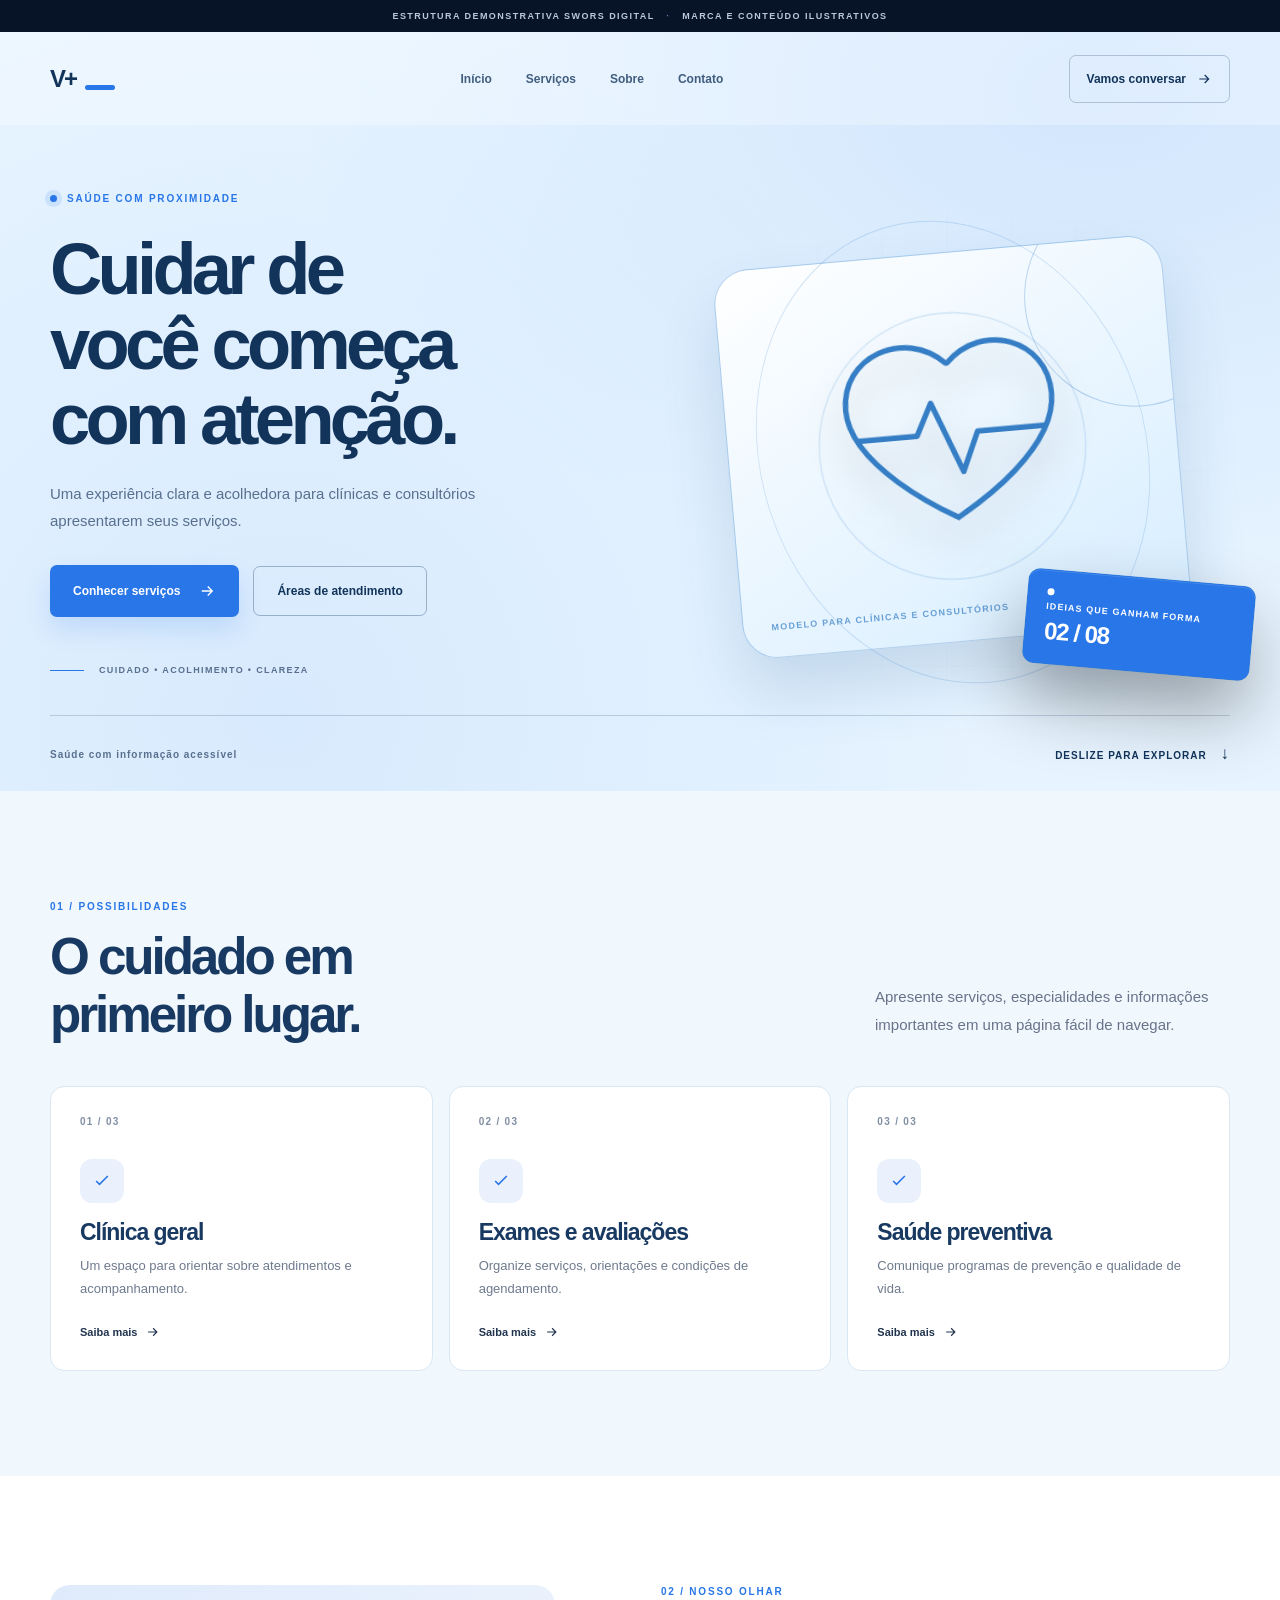
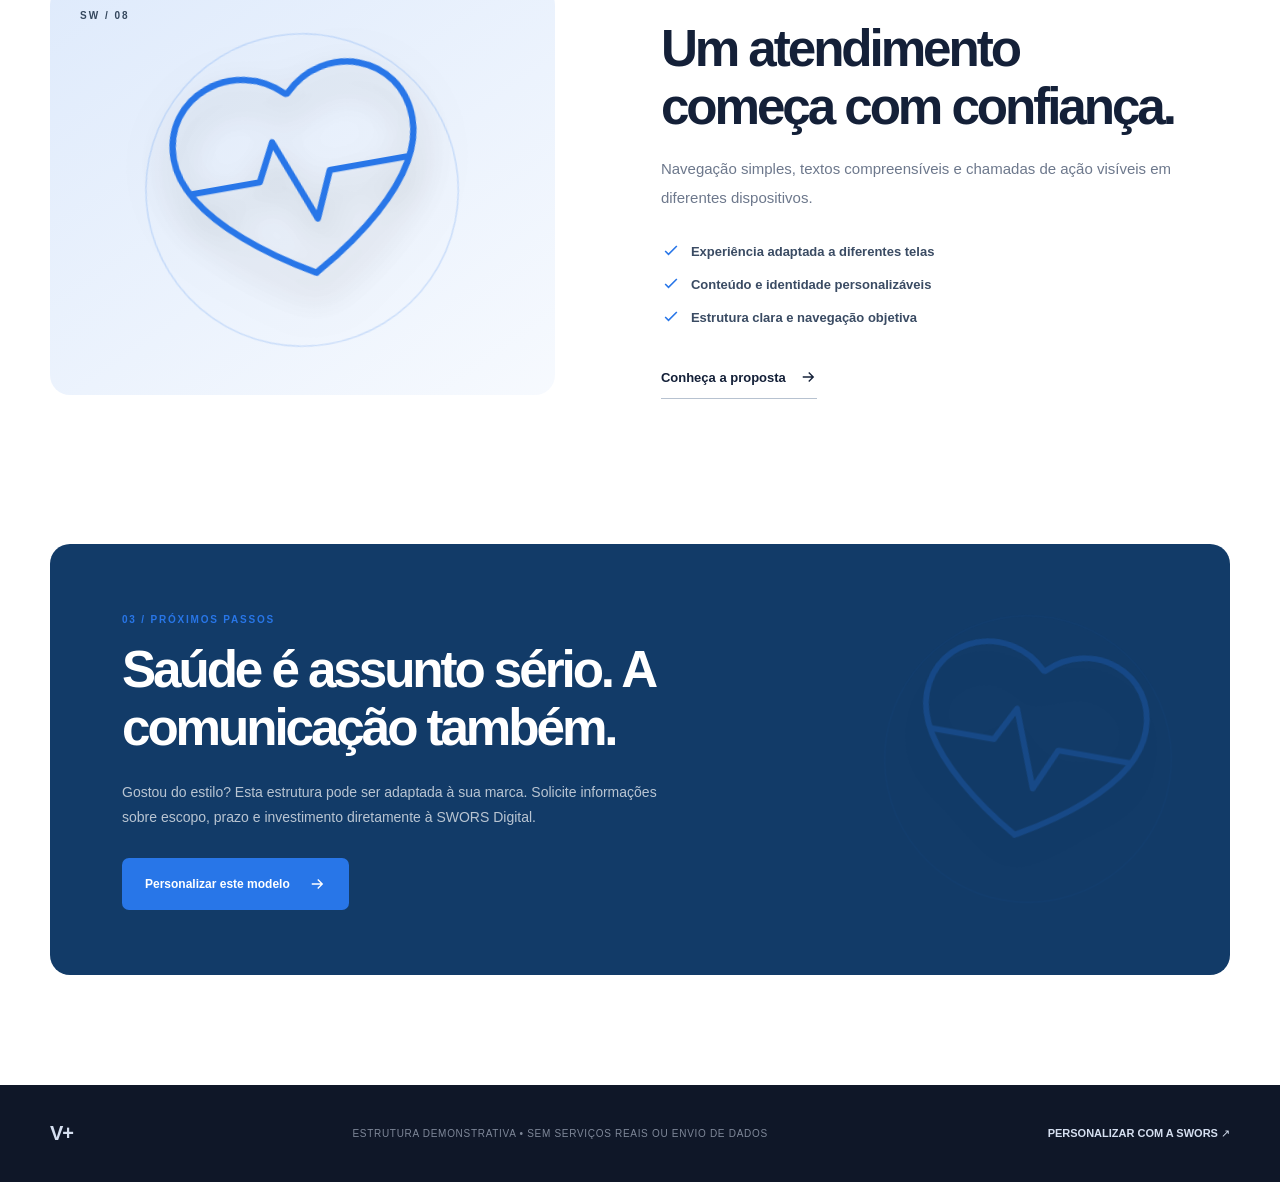
<file: demos/modelos/assistencia-medica/index.html>
<!doctype html>
<html lang="pt-BR">
  <head>
    <meta charset="utf-8" />
    <meta name="viewport" content="width=device-width, initial-scale=1" />
    <meta name="theme-color" content="#081329" />
    <meta
      name="description"
      content="Modelo demonstrativo VivaCare — estrutura personalizável SWORS Digital."
    />
    <title>VivaCare — Modelo demonstrativo | SWORS Digital</title>
    <style>
      /* SWORS Digital — demos independentes, responsivas e sem frameworks. */
      :root {
        font-family: Inter, "Segoe UI", Arial, sans-serif;
        font-synthesis: none;
        color: #142038;
        background: #f5f6f9;
        --hero-bg: #0f1b33;
        --hero-ink: #fff;
        --accent: #c9ae7f;
        --accent-text: #151c2a;
        --hero-muted: rgba(255, 255, 255, 0.7);
        --art-color: #eed9b5;
        --panel: #f7f7f7;
        --panel-ink: #111d32;
        --cta-bg: #121e33;
        --cta-ink: #fff;
        --border: #dce1e8;
        --footer-bg: #0f1728;
      }
      *,
      *::before,
      *::after {
        box-sizing: border-box;
      }
      html {
        scroll-behavior: smooth;
        scroll-padding-top: 70px;
      }
      body {
        margin: 0;
        min-width: 320px;
        background: #fff;
      }
      a {
        color: inherit;
        text-decoration: none;
      }
      button {
        font: inherit;
        cursor: pointer;
      }
      a:focus-visible,
      button:focus-visible {
        outline: 3px solid var(--accent);
        outline-offset: 4px;
      }
      svg {
        display: block;
      }
      .shell {
        width: min(1180px, calc(100% - 80px));
        margin-inline: auto;
      }
      .demo-ribbon {
        color: #bac7df;
        background: #071326;
        letter-spacing: 0.16em;
        text-align: center;
        font-size: 9px;
        line-height: 1.6;
        padding: 9px 14px;
        font-weight: 650;
      }
      .demo-ribbon span {
        color: #5a79aa;
        padding: 0 8px;
      }
      .site-head {
        position: absolute;
        z-index: 20;
        left: 0;
        right: 0;
        background: transparent;
      }
      .head-row {
        height: 93px;
        display: flex;
        align-items: center;
        justify-content: space-between;
        gap: 30px;
      }
      .brand {
        color: var(--hero-ink);
        font-size: 24px;
        letter-spacing: -0.08em;
        font-weight: 850;
        line-height: 1;
        white-space: nowrap;
        display: inline-flex;
        align-items: end;
        gap: 9px;
      }
      .brand-rule {
        width: 30px;
        height: 5px;
        background: var(--accent);
        border-radius: 5px;
        margin-bottom: 1px;
      }
      .site-nav {
        display: flex;
        gap: 34px;
        align-items: center;
      }
      .site-nav a {
        color: var(--hero-ink);
        font-size: 12px;
        font-weight: 600;
        opacity: 0.78;
        transition: opacity 0.2s;
      }
      .site-nav a:hover {
        opacity: 1;
      }
      .head-cta {
        display: flex;
        align-items: center;
        gap: 10px;
        border: 1px solid color-mix(in srgb, var(--hero-ink) 24%, transparent);
        padding: 14px 17px;
        color: var(--hero-ink);
        font-weight: 700;
        font-size: 12px;
        border-radius: 7px;
        white-space: nowrap;
      }
      .head-cta svg {
        width: 16px;
      }
      .menu-toggle {
        display: none;
      }
      .hero {
        position: relative;
        background: var(--hero-bg);
        color: var(--hero-ink);
        overflow: hidden;
        padding: 156px 0 27px;
        isolation: isolate;
      }
      .hero:before {
        content: "";
        position: absolute;
        inset: 0;
        background:
          radial-gradient(
            ellipse at 86% 8%,
            color-mix(in srgb, var(--accent) 11%, transparent),
            transparent 52%
          ),
          radial-gradient(
            circle at 22% 90%,
            color-mix(in srgb, var(--accent) 8%, transparent),
            transparent 60%
          );
        z-index: -1;
      }
      .hero-grid {
        display: grid;
        grid-template-columns: 50% 50%;
        gap: 18px;
        min-height: 480px;
        align-items: center;
      }
      .hero-copy {
        padding: 0 0 40px;
        position: relative;
        z-index: 2;
      }
      .eyebrow {
        font-size: 10px;
        line-height: 1.6;
        font-weight: 750;
        letter-spacing: 0.18em;
        color: var(--accent);
        display: inline-flex;
        align-items: center;
        gap: 10px;
        text-transform: uppercase;
      }
      .eyebrow i {
        width: 7px;
        height: 7px;
        border-radius: 100%;
        background: var(--accent);
        box-shadow: 0 0 0 5px color-mix(in srgb, var(--accent) 13%, transparent);
      }
      .hero h1 {
        font-size: clamp(46px, 5.65vw, 86px);
        font-weight: 790;
        letter-spacing: -0.065em;
        line-height: 1.04;
        max-width: 670px;
        margin: 25px 0 22px;
        text-wrap: balance;
      }
      .lead {
        max-width: 490px;
        font-size: 15px;
        line-height: 1.85;
        color: var(--hero-muted);
      }
      .hero-actions {
        display: flex;
        flex-wrap: wrap;
        align-items: center;
        gap: 14px;
        margin-top: 30px;
      }
      .btn {
        display: inline-flex;
        align-items: center;
        justify-content: center;
        gap: 18px;
        font-weight: 750;
        font-size: 12px;
        padding: 17px 23px;
        border-radius: 7px;
        min-height: 50px;
        transition:
          transform 0.22s ease,
          box-shadow 0.22s ease,
          background 0.22s ease;
      }
      .btn svg {
        flex: 0 0 auto;
      }
      .btn:hover {
        transform: translateY(-3px);
      }
      .btn-primary {
        background: var(--accent);
        color: var(--accent-text);
        box-shadow: 0 12px 25px
          color-mix(in srgb, var(--accent) 16%, transparent);
      }
      .btn-secondary {
        border: 1px solid color-mix(in srgb, var(--hero-ink) 32%, transparent);
        color: var(--hero-ink);
      }
      .hero-micro {
        margin-top: 48px;
        display: flex;
        gap: 15px;
        align-items: center;
        color: var(--hero-muted);
        letter-spacing: 0.15em;
        font-size: 9px;
        font-weight: 750;
      }
      .micro-line {
        width: 34px;
        height: 1px;
        background: var(--accent);
      }
      .hero-visual {
        position: relative;
        width: 100%;
        height: 520px;
        display: grid;
        place-items: center;
        perspective: 750px;
      }
      .visual-grid {
        position: absolute;
        inset: 4% 0 6% 5%;
        background:
          linear-gradient(
            transparent 97%,
            color-mix(in srgb, var(--art-color) 14%, transparent) 97%
          ),
          linear-gradient(
            90deg,
            transparent 97%,
            color-mix(in srgb, var(--art-color) 13%, transparent) 97%
          );
        background-size: 65px 65px;
        opacity: 0.45;
        mask-image: radial-gradient(circle, #000, transparent 75%);
      }
      .visual-halo {
        position: absolute;
        width: 390px;
        height: 390px;
        max-width: 88%;
        background: radial-gradient(
          circle,
          color-mix(in srgb, var(--accent) 22%, transparent) 0%,
          transparent 65%
        );
        filter: blur(8px);
      }
      .visual-orbit {
        pointer-events: none;
        border: 1px solid color-mix(in srgb, var(--art-color) 20%, transparent);
        width: 470px;
        height: 470px;
        max-width: 92%;
        position: absolute;
        border-radius: 50%;
        transform: rotate(-18deg) scaleX(0.82);
      }
      .visual-card {
        border: 1px solid color-mix(in srgb, var(--art-color) 35%, transparent);
        box-shadow:
          0 35px 70px #0005,
          inset 0 1px #ffffff20;
      }
      .visual-card-main {
        width: min(450px, 85%);
        min-height: 390px;
        padding: 20px;
        position: relative;
        border-radius: 35px;
        color: var(--art-color);
        background: linear-gradient(
          135deg,
          color-mix(in srgb, var(--accent) 23%, var(--hero-bg)),
          color-mix(in srgb, var(--hero-bg) 95%, #000)
        );
        transform: rotate(-5deg) translateY(-5px);
        overflow: hidden;
      }
      .visual-card-main::before {
        content: "";
        position: absolute;
        width: 220px;
        height: 220px;
        right: -80px;
        top: -50px;
        border: 1px solid currentColor;
        opacity: 0.3;
        border-radius: 50%;
      }
      .art-surface {
        position: relative;
        display: grid;
        place-items: center;
        height: 345px;
      }
      .hero-symbol {
        width: min(290px, 78%);
        max-height: 300px;
        filter: drop-shadow(0 20px 18px #0003);
      }
      .visual-overline {
        position: absolute;
        left: 28px;
        bottom: 25px;
        letter-spacing: 0.14em;
        font-size: 9px;
        font-weight: 750;
        opacity: 0.7;
      }
      .visual-card-small {
        position: absolute;
        right: -5px;
        bottom: 40px;
        width: 228px;
        z-index: 2;
        padding: 18px 19px;
        border-radius: 12px;
        background: var(--accent);
        color: var(--accent-text);
        display: flex;
        flex-direction: column;
        gap: 6px;
        font-size: 9px;
        font-weight: 800;
        letter-spacing: 0.12em;
        transform: rotate(5deg);
      }
      .visual-card-small b {
        font-size: 24px;
        letter-spacing: -0.05em;
        font-weight: 850;
      }
      .visual-small-dot {
        width: 7px;
        height: 7px;
        background: currentColor;
        border-radius: 50%;
      }
      .hero-bottom {
        display: flex;
        justify-content: space-between;
        align-items: center;
        font-size: 10px;
        font-weight: 700;
        letter-spacing: 0.1em;
        padding-top: 28px;
        border-top: 1px solid
          color-mix(in srgb, var(--hero-ink) 19%, transparent);
        color: var(--hero-muted);
      }
      .hero-bottom a {
        white-space: nowrap;
        color: var(--hero-ink);
      }
      .hero-bottom a span {
        font-size: 17px;
        margin-left: 10px;
      }
      .section-block {
        padding: 105px 0;
      }
      .services {
        background: var(--panel);
        color: var(--panel-ink);
      }
      .section-intro {
        display: flex;
        justify-content: space-between;
        gap: 50px;
        align-items: end;
        margin-bottom: 42px;
      }
      .eyebrow-dark {
        color: var(--accent);
      }
      .section-intro h2,
      .about h2,
      .cta-panel h2 {
        font-size: clamp(36px, 4vw, 58px);
        line-height: 1.13;
        letter-spacing: -0.06em;
        font-weight: 770;
        margin: 13px 0 0;
        max-width: 610px;
        text-wrap: balance;
      }
      .section-intro > p {
        color: #68738a;
        font-size: 15px;
        line-height: 1.85;
        max-width: 355px;
        margin: 0 0 5px;
      }
      .service-grid {
        display: grid;
        grid-template-columns: repeat(3, minmax(0, 1fr));
        gap: 16px;
      }
      .service-card {
        min-height: 285px;
        background: #fff;
        padding: 29px;
        border: 1px solid var(--border);
        border-radius: 14px;
        display: flex;
        flex-direction: column;
        transition:
          transform 0.2s,
          border-color 0.2s,
          box-shadow 0.2s;
      }
      .service-card:hover {
        transform: translateY(-6px);
        border-color: var(--accent);
        box-shadow: 0 25px 50px #182b4613;
      }
      .service-number {
        color: #8290a4;
        font-size: 10px;
        letter-spacing: 0.13em;
        font-weight: 750;
      }
      .service-icon {
        margin: 32px 0 8px;
        width: 44px;
        height: 44px;
        display: grid;
        place-items: center;
        color: var(--accent);
        background: color-mix(in srgb, var(--accent) 10%, white);
        border-radius: 12px;
      }
      .service-card h3 {
        font-size: 23px;
        letter-spacing: -0.045em;
        margin: 8px 0;
      }
      .service-card p {
        font-size: 13px;
        line-height: 1.8;
        color: #6e7a8e;
        margin: 0 0 20px;
        flex: 1;
      }
      .service-card a {
        display: inline-flex;
        align-items: center;
        gap: 8px;
        font-size: 11px;
        font-weight: 800;
        color: #21344e;
      }
      .service-card a svg {
        width: 15px;
      }
      .about {
        background: #fff;
      }
      .about-grid {
        display: grid;
        grid-template-columns: 0.94fr 1.06fr;
        align-items: center;
        gap: 9%;
      }
      .about-art {
        position: relative;
        min-height: 410px;
        display: grid;
        place-items: center;
        background: linear-gradient(
          145deg,
          color-mix(in srgb, var(--accent) 15%, white),
          color-mix(in srgb, var(--accent) 4%, white)
        );
        border-radius: 20px;
        overflow: hidden;
      }
      .about-art > span {
        position: absolute;
        top: 25px;
        left: 30px;
        font-weight: 750;
        letter-spacing: 0.2em;
        font-size: 10px;
        color: #34475d;
      }
      .about-shape {
        width: 90%;
        color: var(--accent);
        filter: drop-shadow(0 14px 24px #0002);
        transform: rotate(-10deg);
      }
      .about-shape .hero-symbol {
        width: 100%;
        max-height: 340px;
      }
      .about-content h2 {
        margin-top: 20px;
        max-width: 550px;
      }
      .about-content > p {
        font-size: 15px;
        line-height: 1.9;
        color: #6d788c;
        max-width: 530px;
        margin: 20px 0;
      }
      .about-list {
        padding: 0;
        margin: 29px 0;
        list-style: none;
        display: grid;
        gap: 13px;
      }
      .about-list li {
        display: flex;
        gap: 10px;
        align-items: center;
        font-weight: 600;
        color: #3a4b63;
        font-size: 13px;
      }
      .about-list svg {
        color: var(--accent);
      }
      .text-link {
        display: inline-flex;
        align-items: center;
        gap: 13px;
        font-size: 13px;
        font-weight: 750;
        border-bottom: 1px solid #b7c2d0;
        padding: 12px 0;
      }
      .cta-section {
        background: #fff;
        padding: 40px 0 110px;
      }
      .cta-panel {
        background: var(--cta-bg);
        color: var(--cta-ink);
        border-radius: 20px;
        padding: 65px 72px;
        overflow: hidden;
        display: flex;
        align-items: center;
        justify-content: space-between;
        gap: 40px;
      }
      .cta-panel > div:first-child {
        z-index: 1;
        max-width: 690px;
      }
      .cta-panel h2 {
        max-width: 650px;
      }
      .cta-panel p {
        max-width: 570px;
        line-height: 1.8;
        font-size: 14px;
        opacity: 0.7;
        margin: 23px 0 27px;
      }
      .btn-cta {
        background: var(--accent);
        color: var(--accent-text);
      }
      .cta-art {
        color: var(--accent);
        opacity: 0.24;
        width: 260px;
        flex: 0 0 260px;
        transform: rotate(10deg) scale(1.2);
      }
      .cta-art .hero-symbol {
        width: 100%;
      }
      .footer {
        background: var(--footer-bg);
        color: #d5dff0;
        padding: 37px 0;
      }
      .footer-inner {
        display: flex;
        gap: 20px;
        justify-content: space-between;
        align-items: center;
      }
      .footer b {
        font-size: 20px;
        letter-spacing: -0.06em;
      }
      .footer span {
        font-size: 10px;
        opacity: 0.56;
        letter-spacing: 0.07em;
      }
      .footer a {
        font-size: 11px;
        font-weight: 700;
      }
      /* Oito direções visuais derivadas dos segmentos dos modelos recebidos. */
      body[data-model="advocacia"] {
        --hero-bg: #131925;
        --hero-ink: #fff9ec;
        --accent: #d7b77b;
        --accent-text: #182033;
        --art-color: #e1ccac;
        --panel: #faf7f0;
        --panel-ink: #27252b;
        --cta-bg: #171d2b;
        --border: #e9e2d6;
      }
      body[data-model="advocacia"] h1,
      body[data-model="casamento"] h1 {
        font-family: Georgia, "Times New Roman", serif;
        font-weight: 500;
        letter-spacing: -0.052em;
      }
      body[data-model="assistencia-medica"] {
        --hero-bg: #e7f4ff;
        --hero-ink: #12345b;
        --hero-muted: #58708e;
        --accent: #2876e8;
        --accent-text: #fff;
        --art-color: #357ec5;
        --panel: #f0f7fd;
        --panel-ink: #183a62;
        --cta-bg: #123b68;
        --border: #d9e8f4;
      }
      body[data-model="assistencia-medica"] .site-head {
        background: rgba(255, 255, 255, 0.26);
      }
      body[data-model="assistencia-medica"] .visual-card-main {
        background: linear-gradient(150deg, #fff, #d6edff);
        box-shadow: 0 35px 60px #215a922a;
      }
      body[data-model="assistencia-medica"] .hero h1 {
        font-weight: 770;
      }
      body[data-model="barbearia"] {
        --hero-bg: #15171c;
        --hero-ink: #fff;
        --hero-muted: #d4c9c3;
        --accent: #f39c6b;
        --accent-text: #251514;
        --art-color: #e2b58f;
        --panel: #f5f0e9;
        --panel-ink: #241b19;
        --cta-bg: #1a1617;
        --border: #eadfd5;
      }
      body[data-model="barbearia"] .hero:before {
        background:
          repeating-linear-gradient(
            -50deg,
            transparent,
            transparent 76px,
            #ffffff07 78px,
            transparent 81px
          ),
          radial-gradient(circle at 70% 40%, #73433448, transparent 60%);
      }
      body[data-model="wedding"],
      body[data-model="casamento"] {
        --hero-bg: #fcf3ef;
        --hero-ink: #694452;
        --hero-muted: #936f7f;
        --accent: #c47e92;
        --accent-text: #fff;
        --art-color: #c47e92;
        --panel: #fff9f7;
        --panel-ink: #684958;
        --cta-bg: #754e62;
        --border: #f0dce2;
      }
      body[data-model="casamento"] .hero h1 {
        font-size: clamp(46px, 5vw, 77px);
      }
      body[data-model="casamento"] .visual-card-main {
        background: linear-gradient(140deg, #fffaf7, #f1dfe6);
        box-shadow: 0 25px 70px #8d5d7926;
      }
      body[data-model="ciberseguranca"] {
        --hero-bg: #031f27;
        --hero-ink: #e8fdff;
        --hero-muted: #a9c8d0;
        --accent: #52e1b8;
        --accent-text: #042923;
        --art-color: #56dcc8;
        --panel: #f0f8f7;
        --panel-ink: #12373c;
        --cta-bg: #06353d;
        --border: #cee5e5;
      }
      body[data-model="ciberseguranca"] .hero:before {
        background:
          repeating-linear-gradient(
            90deg,
            #ffffff06 0 1px,
            transparent 1px 70px
          ),
          radial-gradient(circle at 70% 50%, #12a89d34, transparent 60%);
      }
      body[data-model="comida"] {
        --hero-bg: #341a17;
        --hero-ink: #fff6ed;
        --hero-muted: #f1c7b3;
        --accent: #ff965d;
        --accent-text: #3d1d15;
        --art-color: #ffc08b;
        --panel: #fff8ef;
        --panel-ink: #3b2b24;
        --cta-bg: #59271e;
        --border: #f1e2d4;
      }
      body[data-model="comida"] .hero h1 {
        font-weight: 900;
        text-transform: uppercase;
        font-size: clamp(43px, 5.7vw, 84px);
      }
      body[data-model="comida"] .visual-card-main {
        border-radius: 28% 22% 22% 24%;
      }
      body[data-model="construcao"] {
        --hero-bg: #122b4a;
        --hero-ink: #f5faff;
        --hero-muted: #cad9e7;
        --accent: #ff8b39;
        --accent-text: #1d2d3d;
        --art-color: #ffa76c;
        --panel: #f4f7fb;
        --panel-ink: #193451;
        --cta-bg: #143559;
        --border: #d9e2ed;
      }
      body[data-model="construcao"] .visual-grid {
        opacity: 0.9;
      }
      body[data-model="consultoria-fitness"] {
        --hero-bg: #141715;
        --hero-ink: #f6fcf2;
        --hero-muted: #c9d4c5;
        --accent: #bcf14b;
        --accent-text: #1e3013;
        --art-color: #cef77d;
        --panel: #f5f8ef;
        --panel-ink: #1f3221;
        --cta-bg: #1e2e20;
        --border: #dfe7d7;
      }
      body[data-model="consultoria-fitness"] .hero h1 {
        font-weight: 920;
        text-transform: uppercase;
        font-size: clamp(44px, 6vw, 88px);
      }
      body[data-model="consultoria-fitness"] .visual-card-main {
        transform: rotate(6deg) translateY(-5px);
      }
      @media (max-width: 950px) {
        .shell {
          width: min(100% - 46px, 1180px);
        }
        .hero-grid {
          grid-template-columns: 1.1fr 0.9fr;
          min-height: 440px;
        }
        .hero h1 {
          font-size: clamp(43px, 5.8vw, 70px);
        }
        .hero-visual {
          height: 430px;
        }
        .visual-card-main {
          min-height: 325px;
          width: 94%;
        }
        .art-surface {
          height: 276px;
        }
        .visual-card-small {
          width: 180px;
          right: -5px;
          bottom: 17px;
        }
        .site-nav {
          gap: 16px;
        }
        .section-block {
          padding: 78px 0;
        }
        .cta-panel {
          padding: 55px;
        }
      }
      @media (max-width: 700px) {
        html {
          scroll-padding-top: 20px;
        }
        .shell {
          width: calc(100% - 38px);
        }
        .demo-ribbon {
          font-size: 8px;
          letter-spacing: 0.09em;
        }
        .head-row {
          height: 73px;
        }
        .brand {
          font-size: 22px;
        }
        .menu-toggle {
          display: flex;
          width: 42px;
          height: 40px;
          margin-left: auto;
          border: 1px solid color-mix(in srgb, var(--hero-ink) 25%, transparent);
          background: transparent;
          border-radius: 8px;
          align-items: center;
          justify-content: center;
          flex-direction: column;
          gap: 5px;
        }
        .menu-toggle span {
          width: 19px;
          height: 2px;
          background: var(--hero-ink);
          border-radius: 5px;
        }
        .head-cta {
          display: none;
        }
        .site-nav {
          display: none;
          position: absolute;
          top: 74px;
          right: 19px;
          left: 19px;
          flex-direction: column;
          align-items: stretch;
          gap: 0;
          padding: 10px;
          background: var(--hero-bg);
          border: 1px solid color-mix(in srgb, var(--hero-ink) 22%, transparent);
          box-shadow: 0 18px 30px #0002;
          border-radius: 14px;
        }
        .site-nav.open {
          display: flex;
        }
        .site-nav a {
          padding: 13px;
        }
        .hero {
          padding: 125px 0 30px;
        }
        .hero-grid {
          grid-template-columns: 1fr;
          gap: 0;
          min-height: 0;
        }
        .hero-copy {
          padding: 0;
        }
        .hero h1 {
          font-size: clamp(43px, 10vw, 69px);
          max-width: 650px;
        }
        .lead {
          font-size: 14px;
          line-height: 1.8;
        }
        .hero-actions {
          gap: 10px;
        }
        .btn {
          font-size: 11px;
          padding: 15px 17px;
          min-height: 47px;
        }
        .hero-micro {
          margin-top: 29px;
          font-size: 8px;
        }
        .hero-visual {
          height: 375px;
          margin: 10px auto 12px;
          max-width: 470px;
        }
        .visual-card-main {
          width: 74%;
          min-height: 310px;
          padding: 14px;
          border-radius: 23px;
          transform: rotate(-5deg) translateY(0);
        }
        .art-surface {
          height: 275px;
        }
        .visual-card-small {
          right: 0;
          bottom: 23px;
          width: 158px;
          padding: 14px;
          font-size: 8px;
        }
        .visual-card-small b {
          font-size: 18px;
        }
        .hero-bottom {
          gap: 12px;
          align-items: center;
          font-size: 8px;
          line-height: 1.5;
        }
        .hero-bottom a {
          font-size: 8px;
        }
        .section-intro {
          flex-direction: column;
          align-items: start;
          gap: 17px;
        }
        .section-intro > p {
          max-width: 650px;
        }
        .service-grid {
          grid-template-columns: 1fr;
          gap: 12px;
        }
        .service-card {
          min-height: 240px;
        }
        .service-icon {
          margin: 19px 0 8px;
        }
        .about-grid {
          grid-template-columns: 1fr;
          gap: 35px;
        }
        .about-art {
          min-height: 290px;
        }
        .about-shape {
          width: 65%;
        }
        .cta-section {
          padding: 15px 0 70px;
        }
        .cta-panel {
          border-radius: 15px;
          padding: 43px 26px;
        }
        .cta-art {
          display: none;
        }
        .footer-inner {
          flex-direction: column;
          text-align: center;
          align-items: center;
        }
      }
      @media (max-width: 380px) {
        .hero-visual {
          height: 315px;
        }
        .visual-card-main {
          width: 83%;
          min-height: 255px;
        }
        .art-surface {
          height: 228px;
        }
        .visual-card-small {
          width: 145px;
          bottom: 5px;
        }
        .hero-bottom a {
          display: none;
        }
      }
      @media (prefers-reduced-motion: reduce) {
        *,
        *::before,
        *::after {
          scroll-behavior: auto !important;
          transition: none !important;
          animation: none !important;
        }
      }
    </style>
  </head>
  <body data-model="assistencia-medica">
    <div id="app"></div>
    <noscript>Ative o JavaScript para navegar nesta demonstração.</noscript>
    <script>
      /*
       * SWORS Digital — oito estruturas demonstrativas independentes.
       * Conteúdo fictício; não há serviços, agendamentos, pagamentos ou envio real.
       * Os arquivos podem ser publicados diretamente no GitHub Pages.
       */
      "use strict";

      const CATALOG = [
        {
          slug: "advocacia",
          name: "Almeida & Costa",
          mark: "A&C",
          category: "Institucional",
          segment: "Advocacia",
          theme: "law",
          label: "ADVOCACIA ESTRATÉGICA",
          kicker: "CLAREZA • EXPERIÊNCIA • PROXIMIDADE",
          headline: "Segurança jurídica para decisões importantes.",
          accentWords: "decisões importantes.",
          lead: "Uma apresentação sóbria para escritórios que valorizam confiança, clareza e atendimento próximo.",
          cta: "Conhecer áreas de atuação",
          tag: "Atendimento humano, soluções com critério",
          sectionTitle: "Atuação com profundidade.",
          sectionLead:
            "Uma estrutura pensada para apresentar especialidades, equipe e formas de contato com linguagem objetiva.",
          services: [
            [
              "01",
              "Direito empresarial",
              "Contratos, estruturação e orientação jurídica para empresas.",
            ],
            [
              "02",
              "Direito civil",
              "Apoio em demandas e relações privadas com escuta atenta.",
            ],
            [
              "03",
              "Direito trabalhista",
              "Atendimento consultivo para pessoas e negócios.",
            ],
          ],
          methodTitle: "Compromisso em cada etapa.",
          methodDesc:
            "Organização, transparência e acompanhamento são o ponto de partida de uma experiência jurídica de confiança.",
          promise: "Uma presença digital que transmite credibilidade.",
          ctaEnd: "Converse sobre seu projeto",
          secondary: "Ver especialidades",
          small: "MODELO DE WEBSITE INSTITUCIONAL",
        },
        {
          slug: "assistencia-medica",
          name: "VivaCare",
          mark: "V+",
          category: "Institucional",
          segment: "Saúde e clínicas",
          theme: "health",
          label: "SAÚDE COM PROXIMIDADE",
          kicker: "CUIDADO • ACOLHIMENTO • CLAREZA",
          headline: "Cuidar de você começa com atenção.",
          accentWords: "com atenção.",
          lead: "Uma experiência clara e acolhedora para clínicas e consultórios apresentarem seus serviços.",
          cta: "Conhecer serviços",
          tag: "Saúde com informação acessível",
          sectionTitle: "O cuidado em primeiro lugar.",
          sectionLead:
            "Apresente serviços, especialidades e informações importantes em uma página fácil de navegar.",
          services: [
            [
              "01",
              "Clínica geral",
              "Um espaço para orientar sobre atendimentos e acompanhamento.",
            ],
            [
              "02",
              "Exames e avaliações",
              "Organize serviços, orientações e condições de agendamento.",
            ],
            [
              "03",
              "Saúde preventiva",
              "Comunique programas de prevenção e qualidade de vida.",
            ],
          ],
          methodTitle: "Um atendimento começa com confiança.",
          methodDesc:
            "Navegação simples, textos compreensíveis e chamadas de ação visíveis em diferentes dispositivos.",
          promise: "Saúde é assunto sério. A comunicação também.",
          ctaEnd: "Personalizar este modelo",
          secondary: "Áreas de atendimento",
          small: "MODELO PARA CLÍNICAS E CONSULTÓRIOS",
        },
        {
          slug: "barbearia",
          name: "Barbearia Prime",
          mark: "BP.",
          category: "Landing page",
          segment: "Beleza e estética",
          theme: "barber",
          label: "TRADIÇÃO COM PERSONALIDADE",
          kicker: "CORTE • BARBA • ESTILO",
          headline: "Estilo não se improvisa.",
          accentWords: "não se improvisa.",
          lead: "Uma vitrine de atitude para barbearias que querem destacar serviços, ambiente e personalidade.",
          cta: "Explorar serviços",
          tag: "Uma experiência feita nos detalhes",
          sectionTitle: "Cuidado em cada detalhe.",
          sectionLead:
            "Uma estrutura com presença visual forte, serviços destacados e caminhos simples para contato.",
          services: [
            [
              "01",
              "Corte clássico",
              "Precisão, acabamento e um visual feito para você.",
            ],
            [
              "02",
              "Barba completa",
              "Ritual de cuidado com acabamento profissional.",
            ],
            [
              "03",
              "Combo premium",
              "Corte e barba em uma experiência completa.",
            ],
          ],
          methodTitle: "Seu espaço também merece presença digital.",
          methodDesc:
            "Horários, localização, serviços e galerias podem ser personalizados para o seu negócio.",
          promise: "Onde o estilo encontra o próximo nível.",
          ctaEnd: "Quero personalizar",
          secondary: "Conhecer a barbearia",
          small: "LANDING PAGE PARA BARBEARIAS",
        },
        {
          slug: "casamento",
          name: "Lia & Gabriel",
          mark: "L + G",
          category: "Landing page",
          segment: "Eventos e casamento",
          theme: "wedding",
          label: "UM DIA PARA RECORDAR",
          kicker: "HISTÓRIA • CERIMÔNIA • CELEBRAÇÃO",
          headline: "A nossa história, um novo capítulo.",
          accentWords: "um novo capítulo.",
          lead: "Uma página delicada para reunir informações da celebração, história e mensagens aos convidados.",
          cta: "Conhecer nossa história",
          tag: "O amor mora nos detalhes",
          sectionTitle: "Pequenos momentos. Grandes memórias.",
          sectionLead:
            "Organize as informações da cerimônia em uma experiência leve, elegante e acessível pelo celular.",
          services: [
            [
              "01",
              "Nossa história",
              "Uma área especial para apresentar a trajetória do casal.",
            ],
            [
              "02",
              "A celebração",
              "Local, data, orientações e detalhes do evento.",
            ],
            [
              "03",
              "Informações úteis",
              "Hospedagem, presentes e confirmação — mediante personalização.",
            ],
          ],
          methodTitle: "Cada detalhe tem seu lugar.",
          methodDesc:
            "Estrutura editorial para que cada convidado encontre as informações com facilidade.",
          promise: "Com carinho, para quem faz parte da nossa história.",
          ctaEnd: "Personalizar convite",
          secondary: "Detalhes do dia",
          small: "MODELO DE SITE PARA CASAMENTO",
        },
        {
          slug: "ciberseguranca",
          name: "Sentinel Secure",
          mark: "S//",
          category: "Institucional",
          segment: "Tecnologia e segurança",
          theme: "cyber",
          label: "SEGURANÇA DIGITAL PARA EMPRESAS",
          kicker: "DEFESA • MONITORAMENTO • PREVENÇÃO",
          headline: "Proteção inteligente para o que importa.",
          accentWords: "o que importa.",
          lead: "Um website tecnológico para apresentar soluções de segurança e transmitir confiança.",
          cta: "Explorar soluções",
          tag: "Tecnologia a favor da continuidade",
          sectionTitle: "Segurança por princípio.",
          sectionLead:
            "Estrutura para apresentar serviços, diferenciais e processos de forma organizada e objetiva.",
          services: [
            [
              "01",
              "Análise de riscos",
              "Explique como sua empresa identifica e prioriza riscos.",
            ],
            [
              "02",
              "Proteção de ambientes",
              "Apresente serviços relacionados a redes e aplicações.",
            ],
            [
              "03",
              "Resposta e orientação",
              "Mostre processos de suporte, recomendações e continuidade.",
            ],
          ],
          methodTitle: "Clareza em um universo complexo.",
          methodDesc:
            "Blocos informativos e linguagem acessível para aproximar temas técnicos dos gestores.",
          promise: "Confiança começa com uma boa estratégia.",
          ctaEnd: "Adaptar este modelo",
          secondary: "Conhecer a abordagem",
          small: "MODELO CORPORATIVO DE CIBERSEGURANÇA",
        },
        {
          slug: "comida",
          name: "Brasa Burger",
          mark: "BRASA.",
          category: "Landing page",
          segment: "Gastronomia",
          theme: "food",
          label: "SABOR FEITO PARA MARCAR",
          kicker: "BURGER • GRELHA • EXPERIÊNCIA",
          headline: "O sabor tem seu próprio ritmo.",
          accentWords: "próprio ritmo.",
          lead: "Uma página cheia de personalidade para hamburguerias, restaurantes e marcas gastronômicas.",
          cta: "Explorar o cardápio",
          tag: "Receitas marcantes, encontros especiais",
          sectionTitle: "Feito para dar vontade.",
          sectionLead:
            "Destaque itens do cardápio, sabores autorais e canais de atendimento em uma experiência envolvente.",
          services: [
            [
              "01",
              "Hambúrguer da casa",
              "Receitas autorais e combinações para surpreender.",
            ],
            [
              "02",
              "Acompanhamentos",
              "Porções, batatas e sabores para compartilhar.",
            ],
            [
              "03",
              "Experiência completa",
              "Bebidas e outras opções em um cardápio organizado.",
            ],
          ],
          methodTitle: "A fome também começa pelos olhos.",
          methodDesc:
            "Layout responsivo para apresentar seu menu e guiar visitantes até os canais oficiais de pedido.",
          promise: "Mais sabor para cada encontro.",
          ctaEnd: "Quero um site assim",
          secondary: "Nosso cardápio",
          small: "LANDING PAGE PARA GASTRONOMIA",
        },
        {
          slug: "construcao",
          name: "Vértice Engenharia",
          mark: "V/",
          category: "Institucional",
          segment: "Construção e engenharia",
          theme: "build",
          label: "ENGENHARIA QUE ENTREGA CONFIANÇA",
          kicker: "PLANEJAMENTO • TÉCNICA • EXECUÇÃO",
          headline: "Projetos sólidos. Ideias que permanecem.",
          accentWords: "que permanecem.",
          lead: "Uma apresentação robusta para construtoras e profissionais que querem valorizar projetos e serviços.",
          cta: "Conhecer soluções",
          tag: "Estrutura pensada para transmitir confiança",
          sectionTitle: "Planejar, construir, evoluir.",
          sectionLead:
            "Um website que organiza áreas de atuação, diferenciais e projetos de forma clara.",
          services: [
            [
              "01",
              "Construção residencial",
              "Apresente os tipos de projetos e soluções oferecidos.",
            ],
            [
              "02",
              "Obras comerciais",
              "Organize informações sobre serviços e empreendimentos.",
            ],
            [
              "03",
              "Gestão de obras",
              "Mostre processos, equipe e etapas de execução.",
            ],
          ],
          methodTitle: "Base forte em cada apresentação.",
          methodDesc:
            "Design corporativo com espaço para portfólio fotográfico, cases e informações institucionais.",
          promise: "Cada detalhe reforça sua credibilidade.",
          ctaEnd: "Adaptar para minha empresa",
          secondary: "Áreas de atuação",
          small: "WEBSITE PARA CONSTRUÇÃO CIVIL",
        },
        {
          slug: "consultoria-fitness",
          name: "Forma Studio",
          mark: "FORMA",
          category: "Landing page",
          segment: "Esporte e fitness",
          theme: "fitness",
          label: "RESULTADOS COMEÇAM COM DECISÃO",
          kicker: "FOCO • MOVIMENTO • EVOLUÇÃO",
          headline: "O seu próximo nível começa hoje.",
          accentWords: "começa hoje.",
          lead: "Uma landing page enérgica para consultores, treinadores e profissionais de atividade física.",
          cta: "Explorar programas",
          tag: "Uma jornada possível, um passo por vez",
          sectionTitle: "Evolua com direção.",
          sectionLead:
            "Estrutura para comunicar programas, orientações e diferenciais com objetividade.",
          services: [
            [
              "01",
              "Acompanhamento",
              "Apresente a proposta de orientação e evolução individual.",
            ],
            [
              "02",
              "Treinamento",
              "Organize diferentes modalidades e planos de atuação.",
            ],
            [
              "03",
              "Hábitos saudáveis",
              "Compartilhe princípios de consistência e bem-estar.",
            ],
          ],
          methodTitle: "Uma comunicação que coloca ideias em movimento.",
          methodDesc:
            "Chamadas objetivas e linguagem visual forte para incentivar o visitante a conhecer seus serviços.",
          promise: "Comece com um plano. Cresça com constância.",
          ctaEnd: "Personalizar agora",
          secondary: "Conhecer programas",
          small: "MODELO PARA CONSULTORIA FITNESS",
        },
      ];

      const SVG = {
        law: `<path d="M90 95 160 48 230 95"/><path d="M110 100v112m34-112v112m34-112v112m34-112v112"/><path d="M88 222h145M74 238h172M101 92h118"/><path d="m244 112 28 12-21 50"/><circle cx="247" cy="98" r="10"/>`,
        health: `<path d="M162 68c42-42 112-17 112 43 0 69-112 126-114 128C157 237 46 177 46 111c0-60 72-85 114-43"/><path d="M58 146h64l18-35 30 78 19-43h73"/>`,
        barber: `<circle cx="112" cy="213" r="26"/><circle cx="203" cy="213" r="26"/><path d="M132 192 228 60M185 185 86 60M147 164l27-33"/><path d="M105 50h20M212 50h20"/>`,
        wedding: `<path d="M160 226c-22-11-92-58-92-110 0-45 56-68 92-19 36-49 92-26 92 19 0 52-70 99-92 110Z"/><path d="M58 218c-16-35-25-72-22-103M262 218c16-35 25-72 22-103"/><path d="M48 146q-22-8-21-26M272 146q22-8 21-26"/>`,
        cyber: `<path d="M160 35 270 80v84c0 82-73 120-110 139C123 284 50 246 50 164V80Z"/><path d="m103 163 36 34 77-80"/><path d="M160 33v-20M48 80 22 63M272 80l26-17"/>`,
        food: `<path d="M52 154c0-74 49-118 108-118s108 44 108 118Z"/><path d="M40 164h240M54 189h212M50 212h220M70 236h180"/><path d="m80 148-10-11m43 11 5-13m38 13 9-12m31 12 7-13m31 13 8-11"/><path d="M65 205 92 220l27-14 27 15 26-14 27 15 29-16 25 14"/>`,
        build: `<path d="M62 263V118l69-28v173m0 0V50l82 35v178m0 0V122l47 15v126"/><path d="M79 149h30m-30 30h30m-30 30h30m39-130h47m-47 32h47m-47 32h47m-47 32h47m35-44h15m-15 30h15"/><path d="M39 270h245"/>`,
        fitness: `<path d="M80 112v99m24-124v149m113-149v149m24-124v99M105 163h111"/><path d="M53 118h26v87H53zM240 118h27v87h-27zM105 94h23v141h-23zM193 94h23v141h-23z"/>`,
      };

      function graphic(key) {
        const artKeys = {
          advocacia: "law",
          "assistencia-medica": "health",
          barbearia: "barber",
          casamento: "wedding",
          ciberseguranca: "cyber",
          comida: "food",
          construcao: "build",
          "consultoria-fitness": "fitness",
        };
        const path = SVG[artKeys[key]] || SVG.build;
        return `<svg class="hero-symbol" viewBox="0 0 320 320" fill="none" stroke="currentColor" stroke-width="6" stroke-linecap="round" stroke-linejoin="round" aria-hidden="true"><circle cx="160" cy="160" r="147" stroke-width="1.5" stroke-opacity=".18"/>${path}</svg>`;
      }

      function iconArrow() {
        return `<svg viewBox="0 0 24 24" width="18" height="18" fill="none" stroke="currentColor" stroke-width="1.8" aria-hidden="true"><path d="M5 12h14M13 6l6 6-6 6"/></svg>`;
      }

      function iconCheck() {
        return `<svg viewBox="0 0 24 24" width="20" height="20" fill="none" stroke="currentColor" stroke-width="1.9" aria-hidden="true"><path d="m5 12 4 4L19 6"/></svg>`;
      }

      function serviceCard([number, title, desc]) {
        return `<article class="service-card"><span class="service-number">${number} / 03</span><div class="service-icon">${iconCheck()}</div><h3>${title}</h3><p>${desc}</p><a href="#contato" aria-label="Conhecer mais sobre ${title}">Saiba mais ${iconArrow()}</a></article>`;
      }

      function buildPage(data) {
        const position = String(
          CATALOG.findIndex((item) => item.slug === data.slug) + 1,
        ).padStart(2, "0");
        const contact = `../../../contato?modelo=${encodeURIComponent(data.slug)}`;
        const art = graphic(data.slug);
        return `
    <div class="demo-ribbon" role="note">ESTRUTURA DEMONSTRATIVA SWORS DIGITAL <span>·</span> MARCA E CONTEÚDO ILUSTRATIVOS</div>
    <header class="site-head" id="inicio">
      <div class="shell head-row">
        <a class="brand" href="#inicio" aria-label="${data.name}, início">${data.mark}<span class="brand-rule"></span></a>
        <button class="menu-toggle" type="button" aria-label="Abrir menu" aria-expanded="false" aria-controls="demo-nav"><span></span><span></span><span></span></button>
        <nav id="demo-nav" class="site-nav" aria-label="Navegação principal">
          <a href="#inicio">Início</a><a href="#servicos">Serviços</a><a href="#sobre">Sobre</a><a href="#contato">Contato</a>
        </nav>
        <a class="head-cta" href="#contato">Vamos conversar ${iconArrow()}</a>
      </div>
    </header>
    <main>
      <section class="hero" aria-labelledby="hero-title">
        <div class="shell hero-grid">
          <div class="hero-copy">
            <span class="eyebrow"><i></i>${data.label}</span>
            <h1 id="hero-title">${data.headline}</h1>
            <p class="lead">${data.lead}</p>
            <div class="hero-actions"><a class="btn btn-primary" href="#servicos">${data.cta} ${iconArrow()}</a><a class="btn btn-secondary" href="#sobre">${data.secondary}</a></div>
            <div class="hero-micro"><span class="micro-line"></span>${data.kicker}</div>
          </div>
          <div class="hero-visual" aria-hidden="true">
            <div class="visual-grid"></div><div class="visual-halo"></div><div class="visual-card visual-card-main"><div class="art-surface">${art}</div><span class="visual-overline">${data.small}</span></div>
            <div class="visual-card visual-card-small"><span class="visual-small-dot"></span><span>IDEIAS QUE GANHAM FORMA</span><b>${position} / 08</b></div>
            <div class="visual-orbit"></div>
          </div>
        </div>
        <div class="hero-bottom shell"><span>${data.tag}</span><a href="#servicos">DESLIZE PARA EXPLORAR <span aria-hidden="true">↓</span></a></div>
      </section>
      <section class="services section-block" id="servicos" aria-labelledby="services-title">
        <div class="shell">
          <div class="section-intro"><div><span class="eyebrow eyebrow-dark">01 / POSSIBILIDADES</span><h2 id="services-title">${data.sectionTitle}</h2></div><p>${data.sectionLead}</p></div>
          <div class="service-grid">${data.services.map(serviceCard).join("")}</div>
        </div>
      </section>
      <section class="about section-block" id="sobre" aria-labelledby="about-title"><div class="shell about-grid">
        <div class="about-art"><span>SW / 08</span><div class="about-shape">${art}</div></div>
        <div class="about-content"><span class="eyebrow">02 / NOSSO OLHAR</span><h2 id="about-title">${data.methodTitle}</h2><p>${data.methodDesc}</p><ul class="about-list"><li>${iconCheck()} Experiência adaptada a diferentes telas</li><li>${iconCheck()} Conteúdo e identidade personalizáveis</li><li>${iconCheck()} Estrutura clara e navegação objetiva</li></ul><a href="#contato" class="text-link">Conheça a proposta ${iconArrow()}</a></div>
      </div></section>
      <section class="cta-section" id="contato"><div class="shell cta-panel"><div><span class="eyebrow">03 / PRÓXIMOS PASSOS</span><h2>${data.promise}</h2><p>Gostou do estilo? Esta estrutura pode ser adaptada à sua marca. Solicite informações sobre escopo, prazo e investimento diretamente à SWORS Digital.</p><a class="btn btn-cta" href="${contact}" target="_blank" rel="noopener noreferrer">${data.ctaEnd} ${iconArrow()}</a></div><div class="cta-art" aria-hidden="true">${art}</div></div></section>
    </main>
    <footer class="footer"><div class="shell footer-inner"><b>${data.mark}</b><span>ESTRUTURA DEMONSTRATIVA • SEM SERVIÇOS REAIS OU ENVIO DE DADOS</span><a href="${contact}" target="_blank" rel="noopener noreferrer">PERSONALIZAR COM A SWORS ↗</a></div></footer>
  `;
      }

      const active = CATALOG.find(
        (item) => item.slug === document.body.dataset.model,
      );
      const target = document.getElementById("app");
      if (active && target) {
        target.innerHTML = buildPage(active);
        document.title = `${active.name} — Modelo demonstrativo | SWORS Digital`;
        const toggle = document.querySelector(".menu-toggle");
        const nav = document.querySelector("#demo-nav");
        toggle?.addEventListener("click", () => {
          const open = toggle.getAttribute("aria-expanded") !== "true";
          toggle.setAttribute("aria-expanded", String(open));
          toggle.setAttribute(
            "aria-label",
            open ? "Fechar menu" : "Abrir menu",
          );
          nav?.classList.toggle("open", open);
        });
        nav?.querySelectorAll("a").forEach((link) =>
          link.addEventListener("click", () => {
            nav.classList.remove("open");
            toggle?.setAttribute("aria-expanded", "false");
            toggle?.setAttribute("aria-label", "Abrir menu");
          }),
        );
      } else if (target) {
        target.innerHTML = "<p>Modelo não encontrado.</p>";
      }
    </script>
  </body>
</html>
</file>
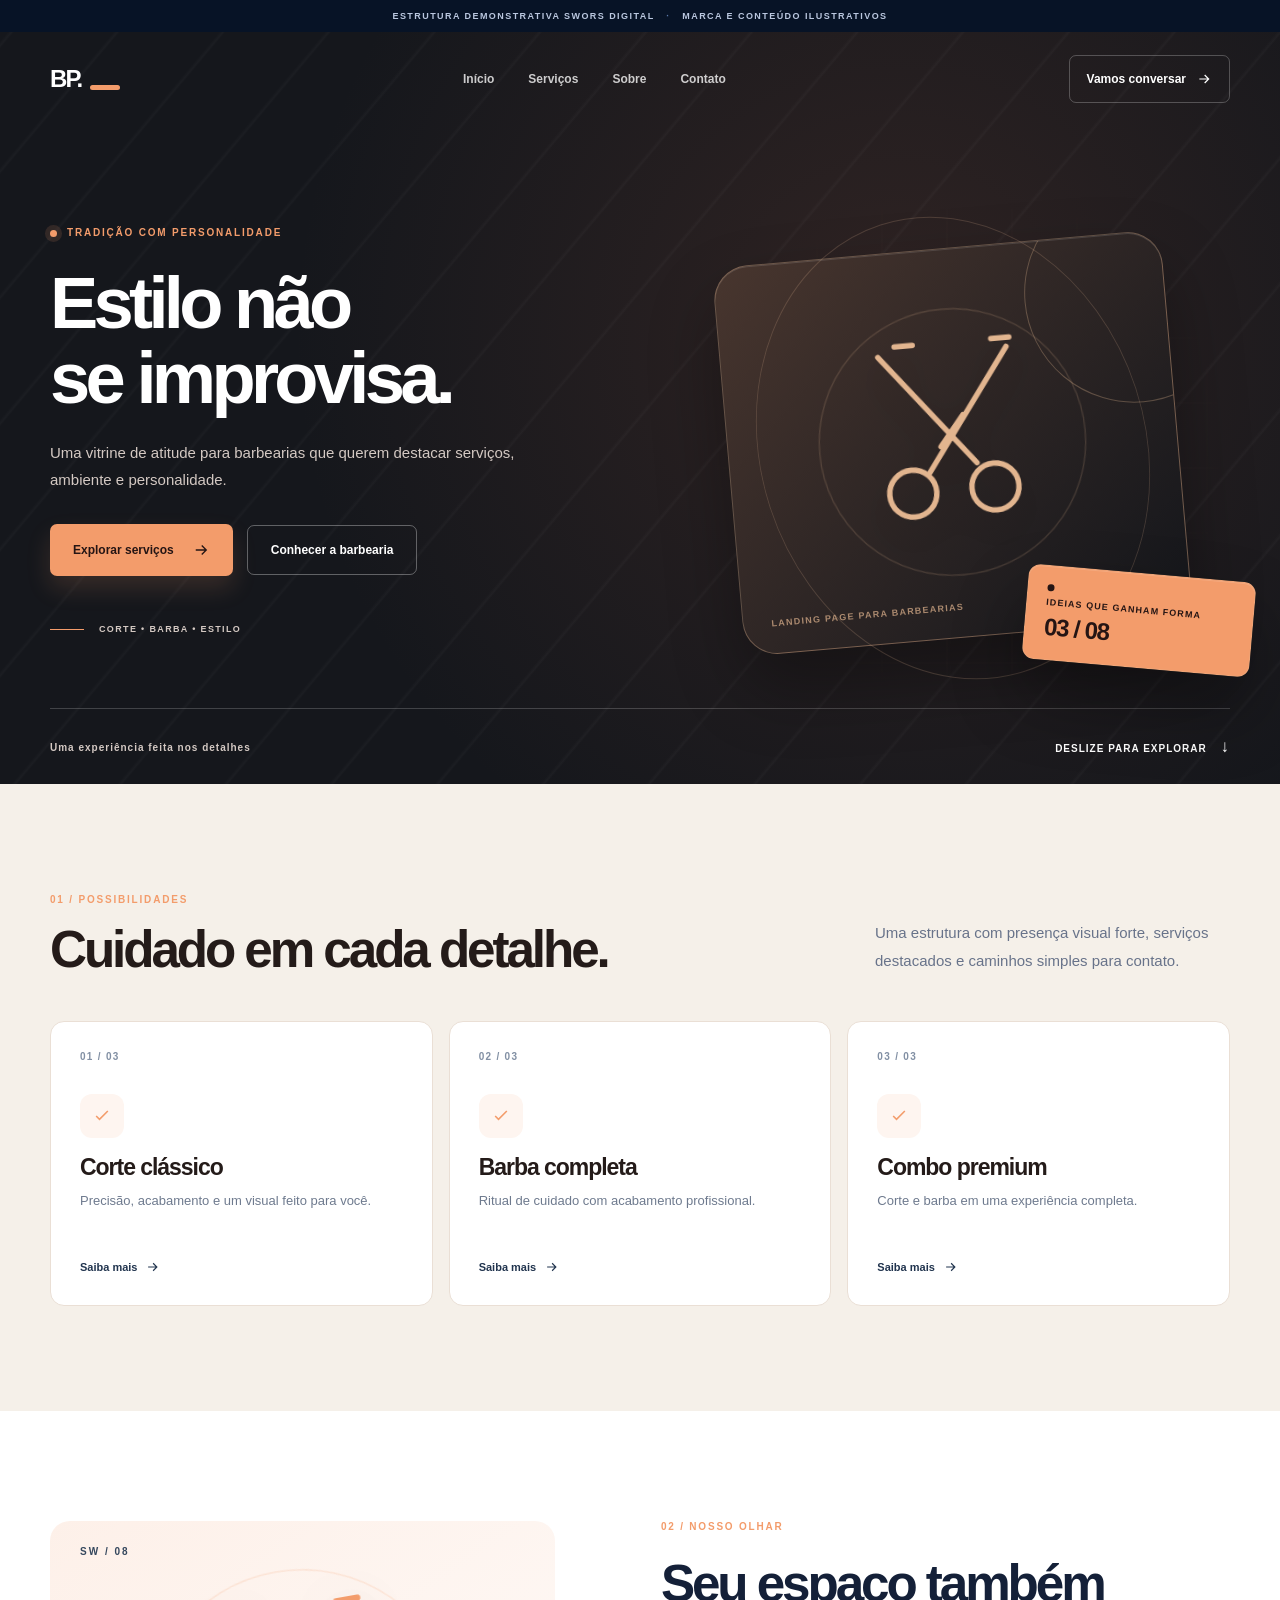
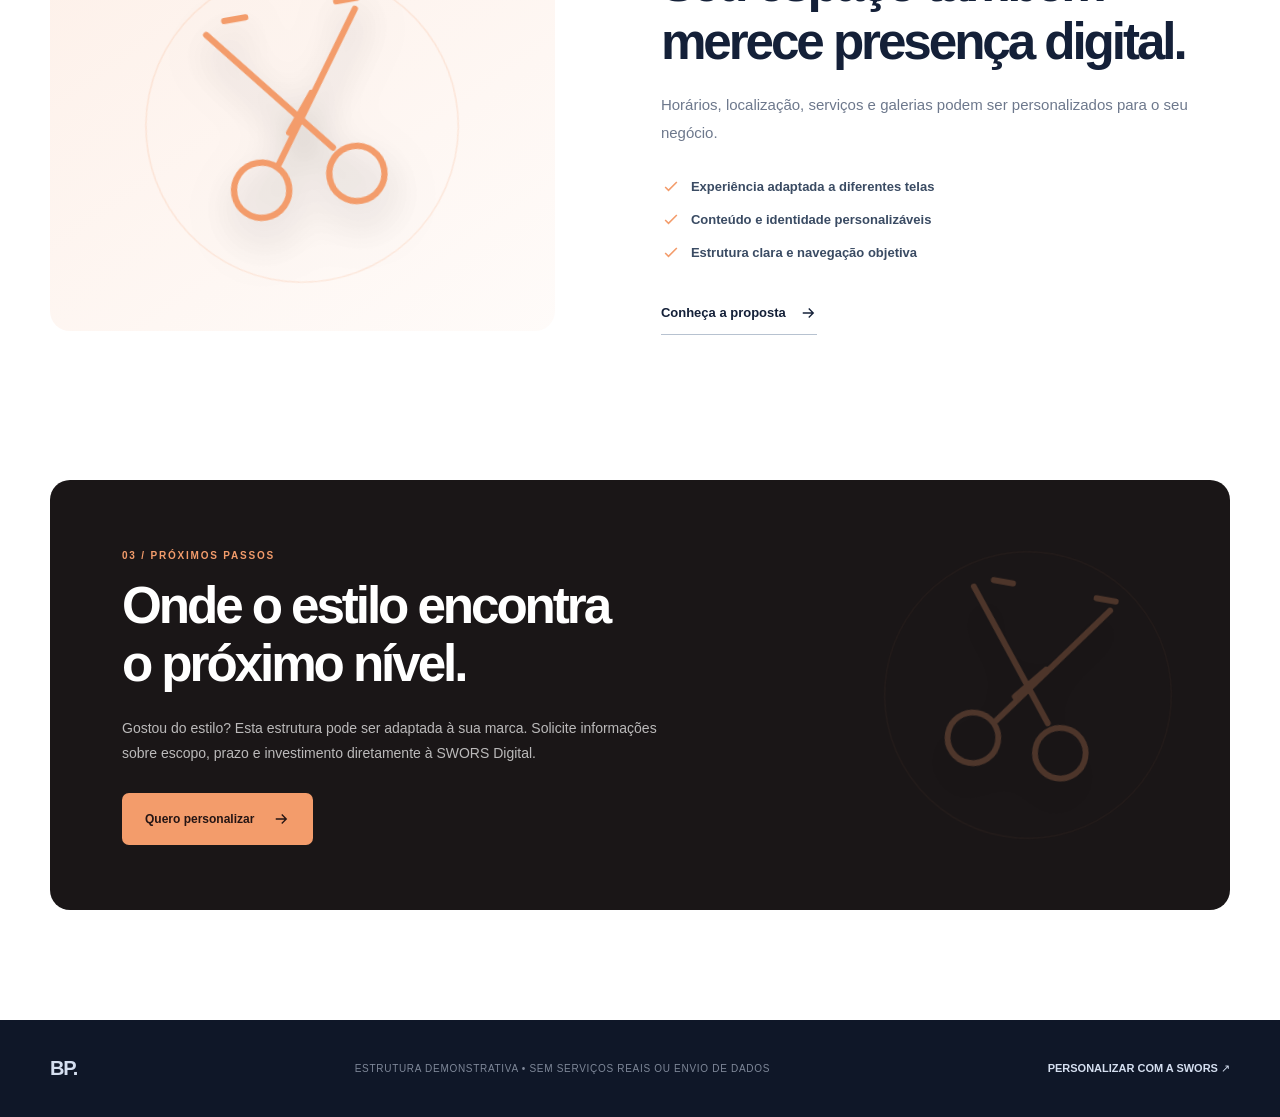
<file: demos/modelos/barbearia/index.html>
<!doctype html>
<html lang="pt-BR">
  <head>
    <meta charset="utf-8" />
    <meta name="viewport" content="width=device-width, initial-scale=1" />
    <meta name="theme-color" content="#081329" />
    <meta
      name="description"
      content="Modelo demonstrativo Barbearia Prime — estrutura personalizável SWORS Digital."
    />
    <title>Barbearia Prime — Modelo demonstrativo | SWORS Digital</title>
    <style>
      /* SWORS Digital — demos independentes, responsivas e sem frameworks. */
      :root {
        font-family: Inter, "Segoe UI", Arial, sans-serif;
        font-synthesis: none;
        color: #142038;
        background: #f5f6f9;
        --hero-bg: #0f1b33;
        --hero-ink: #fff;
        --accent: #c9ae7f;
        --accent-text: #151c2a;
        --hero-muted: rgba(255, 255, 255, 0.7);
        --art-color: #eed9b5;
        --panel: #f7f7f7;
        --panel-ink: #111d32;
        --cta-bg: #121e33;
        --cta-ink: #fff;
        --border: #dce1e8;
        --footer-bg: #0f1728;
      }
      *,
      *::before,
      *::after {
        box-sizing: border-box;
      }
      html {
        scroll-behavior: smooth;
        scroll-padding-top: 70px;
      }
      body {
        margin: 0;
        min-width: 320px;
        background: #fff;
      }
      a {
        color: inherit;
        text-decoration: none;
      }
      button {
        font: inherit;
        cursor: pointer;
      }
      a:focus-visible,
      button:focus-visible {
        outline: 3px solid var(--accent);
        outline-offset: 4px;
      }
      svg {
        display: block;
      }
      .shell {
        width: min(1180px, calc(100% - 80px));
        margin-inline: auto;
      }
      .demo-ribbon {
        color: #bac7df;
        background: #071326;
        letter-spacing: 0.16em;
        text-align: center;
        font-size: 9px;
        line-height: 1.6;
        padding: 9px 14px;
        font-weight: 650;
      }
      .demo-ribbon span {
        color: #5a79aa;
        padding: 0 8px;
      }
      .site-head {
        position: absolute;
        z-index: 20;
        left: 0;
        right: 0;
        background: transparent;
      }
      .head-row {
        height: 93px;
        display: flex;
        align-items: center;
        justify-content: space-between;
        gap: 30px;
      }
      .brand {
        color: var(--hero-ink);
        font-size: 24px;
        letter-spacing: -0.08em;
        font-weight: 850;
        line-height: 1;
        white-space: nowrap;
        display: inline-flex;
        align-items: end;
        gap: 9px;
      }
      .brand-rule {
        width: 30px;
        height: 5px;
        background: var(--accent);
        border-radius: 5px;
        margin-bottom: 1px;
      }
      .site-nav {
        display: flex;
        gap: 34px;
        align-items: center;
      }
      .site-nav a {
        color: var(--hero-ink);
        font-size: 12px;
        font-weight: 600;
        opacity: 0.78;
        transition: opacity 0.2s;
      }
      .site-nav a:hover {
        opacity: 1;
      }
      .head-cta {
        display: flex;
        align-items: center;
        gap: 10px;
        border: 1px solid color-mix(in srgb, var(--hero-ink) 24%, transparent);
        padding: 14px 17px;
        color: var(--hero-ink);
        font-weight: 700;
        font-size: 12px;
        border-radius: 7px;
        white-space: nowrap;
      }
      .head-cta svg {
        width: 16px;
      }
      .menu-toggle {
        display: none;
      }
      .hero {
        position: relative;
        background: var(--hero-bg);
        color: var(--hero-ink);
        overflow: hidden;
        padding: 156px 0 27px;
        isolation: isolate;
      }
      .hero:before {
        content: "";
        position: absolute;
        inset: 0;
        background:
          radial-gradient(
            ellipse at 86% 8%,
            color-mix(in srgb, var(--accent) 11%, transparent),
            transparent 52%
          ),
          radial-gradient(
            circle at 22% 90%,
            color-mix(in srgb, var(--accent) 8%, transparent),
            transparent 60%
          );
        z-index: -1;
      }
      .hero-grid {
        display: grid;
        grid-template-columns: 50% 50%;
        gap: 18px;
        min-height: 480px;
        align-items: center;
      }
      .hero-copy {
        padding: 0 0 40px;
        position: relative;
        z-index: 2;
      }
      .eyebrow {
        font-size: 10px;
        line-height: 1.6;
        font-weight: 750;
        letter-spacing: 0.18em;
        color: var(--accent);
        display: inline-flex;
        align-items: center;
        gap: 10px;
        text-transform: uppercase;
      }
      .eyebrow i {
        width: 7px;
        height: 7px;
        border-radius: 100%;
        background: var(--accent);
        box-shadow: 0 0 0 5px color-mix(in srgb, var(--accent) 13%, transparent);
      }
      .hero h1 {
        font-size: clamp(46px, 5.65vw, 86px);
        font-weight: 790;
        letter-spacing: -0.065em;
        line-height: 1.04;
        max-width: 670px;
        margin: 25px 0 22px;
        text-wrap: balance;
      }
      .lead {
        max-width: 490px;
        font-size: 15px;
        line-height: 1.85;
        color: var(--hero-muted);
      }
      .hero-actions {
        display: flex;
        flex-wrap: wrap;
        align-items: center;
        gap: 14px;
        margin-top: 30px;
      }
      .btn {
        display: inline-flex;
        align-items: center;
        justify-content: center;
        gap: 18px;
        font-weight: 750;
        font-size: 12px;
        padding: 17px 23px;
        border-radius: 7px;
        min-height: 50px;
        transition:
          transform 0.22s ease,
          box-shadow 0.22s ease,
          background 0.22s ease;
      }
      .btn svg {
        flex: 0 0 auto;
      }
      .btn:hover {
        transform: translateY(-3px);
      }
      .btn-primary {
        background: var(--accent);
        color: var(--accent-text);
        box-shadow: 0 12px 25px
          color-mix(in srgb, var(--accent) 16%, transparent);
      }
      .btn-secondary {
        border: 1px solid color-mix(in srgb, var(--hero-ink) 32%, transparent);
        color: var(--hero-ink);
      }
      .hero-micro {
        margin-top: 48px;
        display: flex;
        gap: 15px;
        align-items: center;
        color: var(--hero-muted);
        letter-spacing: 0.15em;
        font-size: 9px;
        font-weight: 750;
      }
      .micro-line {
        width: 34px;
        height: 1px;
        background: var(--accent);
      }
      .hero-visual {
        position: relative;
        width: 100%;
        height: 520px;
        display: grid;
        place-items: center;
        perspective: 750px;
      }
      .visual-grid {
        position: absolute;
        inset: 4% 0 6% 5%;
        background:
          linear-gradient(
            transparent 97%,
            color-mix(in srgb, var(--art-color) 14%, transparent) 97%
          ),
          linear-gradient(
            90deg,
            transparent 97%,
            color-mix(in srgb, var(--art-color) 13%, transparent) 97%
          );
        background-size: 65px 65px;
        opacity: 0.45;
        mask-image: radial-gradient(circle, #000, transparent 75%);
      }
      .visual-halo {
        position: absolute;
        width: 390px;
        height: 390px;
        max-width: 88%;
        background: radial-gradient(
          circle,
          color-mix(in srgb, var(--accent) 22%, transparent) 0%,
          transparent 65%
        );
        filter: blur(8px);
      }
      .visual-orbit {
        pointer-events: none;
        border: 1px solid color-mix(in srgb, var(--art-color) 20%, transparent);
        width: 470px;
        height: 470px;
        max-width: 92%;
        position: absolute;
        border-radius: 50%;
        transform: rotate(-18deg) scaleX(0.82);
      }
      .visual-card {
        border: 1px solid color-mix(in srgb, var(--art-color) 35%, transparent);
        box-shadow:
          0 35px 70px #0005,
          inset 0 1px #ffffff20;
      }
      .visual-card-main {
        width: min(450px, 85%);
        min-height: 390px;
        padding: 20px;
        position: relative;
        border-radius: 35px;
        color: var(--art-color);
        background: linear-gradient(
          135deg,
          color-mix(in srgb, var(--accent) 23%, var(--hero-bg)),
          color-mix(in srgb, var(--hero-bg) 95%, #000)
        );
        transform: rotate(-5deg) translateY(-5px);
        overflow: hidden;
      }
      .visual-card-main::before {
        content: "";
        position: absolute;
        width: 220px;
        height: 220px;
        right: -80px;
        top: -50px;
        border: 1px solid currentColor;
        opacity: 0.3;
        border-radius: 50%;
      }
      .art-surface {
        position: relative;
        display: grid;
        place-items: center;
        height: 345px;
      }
      .hero-symbol {
        width: min(290px, 78%);
        max-height: 300px;
        filter: drop-shadow(0 20px 18px #0003);
      }
      .visual-overline {
        position: absolute;
        left: 28px;
        bottom: 25px;
        letter-spacing: 0.14em;
        font-size: 9px;
        font-weight: 750;
        opacity: 0.7;
      }
      .visual-card-small {
        position: absolute;
        right: -5px;
        bottom: 40px;
        width: 228px;
        z-index: 2;
        padding: 18px 19px;
        border-radius: 12px;
        background: var(--accent);
        color: var(--accent-text);
        display: flex;
        flex-direction: column;
        gap: 6px;
        font-size: 9px;
        font-weight: 800;
        letter-spacing: 0.12em;
        transform: rotate(5deg);
      }
      .visual-card-small b {
        font-size: 24px;
        letter-spacing: -0.05em;
        font-weight: 850;
      }
      .visual-small-dot {
        width: 7px;
        height: 7px;
        background: currentColor;
        border-radius: 50%;
      }
      .hero-bottom {
        display: flex;
        justify-content: space-between;
        align-items: center;
        font-size: 10px;
        font-weight: 700;
        letter-spacing: 0.1em;
        padding-top: 28px;
        border-top: 1px solid
          color-mix(in srgb, var(--hero-ink) 19%, transparent);
        color: var(--hero-muted);
      }
      .hero-bottom a {
        white-space: nowrap;
        color: var(--hero-ink);
      }
      .hero-bottom a span {
        font-size: 17px;
        margin-left: 10px;
      }
      .section-block {
        padding: 105px 0;
      }
      .services {
        background: var(--panel);
        color: var(--panel-ink);
      }
      .section-intro {
        display: flex;
        justify-content: space-between;
        gap: 50px;
        align-items: end;
        margin-bottom: 42px;
      }
      .eyebrow-dark {
        color: var(--accent);
      }
      .section-intro h2,
      .about h2,
      .cta-panel h2 {
        font-size: clamp(36px, 4vw, 58px);
        line-height: 1.13;
        letter-spacing: -0.06em;
        font-weight: 770;
        margin: 13px 0 0;
        max-width: 610px;
        text-wrap: balance;
      }
      .section-intro > p {
        color: #68738a;
        font-size: 15px;
        line-height: 1.85;
        max-width: 355px;
        margin: 0 0 5px;
      }
      .service-grid {
        display: grid;
        grid-template-columns: repeat(3, minmax(0, 1fr));
        gap: 16px;
      }
      .service-card {
        min-height: 285px;
        background: #fff;
        padding: 29px;
        border: 1px solid var(--border);
        border-radius: 14px;
        display: flex;
        flex-direction: column;
        transition:
          transform 0.2s,
          border-color 0.2s,
          box-shadow 0.2s;
      }
      .service-card:hover {
        transform: translateY(-6px);
        border-color: var(--accent);
        box-shadow: 0 25px 50px #182b4613;
      }
      .service-number {
        color: #8290a4;
        font-size: 10px;
        letter-spacing: 0.13em;
        font-weight: 750;
      }
      .service-icon {
        margin: 32px 0 8px;
        width: 44px;
        height: 44px;
        display: grid;
        place-items: center;
        color: var(--accent);
        background: color-mix(in srgb, var(--accent) 10%, white);
        border-radius: 12px;
      }
      .service-card h3 {
        font-size: 23px;
        letter-spacing: -0.045em;
        margin: 8px 0;
      }
      .service-card p {
        font-size: 13px;
        line-height: 1.8;
        color: #6e7a8e;
        margin: 0 0 20px;
        flex: 1;
      }
      .service-card a {
        display: inline-flex;
        align-items: center;
        gap: 8px;
        font-size: 11px;
        font-weight: 800;
        color: #21344e;
      }
      .service-card a svg {
        width: 15px;
      }
      .about {
        background: #fff;
      }
      .about-grid {
        display: grid;
        grid-template-columns: 0.94fr 1.06fr;
        align-items: center;
        gap: 9%;
      }
      .about-art {
        position: relative;
        min-height: 410px;
        display: grid;
        place-items: center;
        background: linear-gradient(
          145deg,
          color-mix(in srgb, var(--accent) 15%, white),
          color-mix(in srgb, var(--accent) 4%, white)
        );
        border-radius: 20px;
        overflow: hidden;
      }
      .about-art > span {
        position: absolute;
        top: 25px;
        left: 30px;
        font-weight: 750;
        letter-spacing: 0.2em;
        font-size: 10px;
        color: #34475d;
      }
      .about-shape {
        width: 90%;
        color: var(--accent);
        filter: drop-shadow(0 14px 24px #0002);
        transform: rotate(-10deg);
      }
      .about-shape .hero-symbol {
        width: 100%;
        max-height: 340px;
      }
      .about-content h2 {
        margin-top: 20px;
        max-width: 550px;
      }
      .about-content > p {
        font-size: 15px;
        line-height: 1.9;
        color: #6d788c;
        max-width: 530px;
        margin: 20px 0;
      }
      .about-list {
        padding: 0;
        margin: 29px 0;
        list-style: none;
        display: grid;
        gap: 13px;
      }
      .about-list li {
        display: flex;
        gap: 10px;
        align-items: center;
        font-weight: 600;
        color: #3a4b63;
        font-size: 13px;
      }
      .about-list svg {
        color: var(--accent);
      }
      .text-link {
        display: inline-flex;
        align-items: center;
        gap: 13px;
        font-size: 13px;
        font-weight: 750;
        border-bottom: 1px solid #b7c2d0;
        padding: 12px 0;
      }
      .cta-section {
        background: #fff;
        padding: 40px 0 110px;
      }
      .cta-panel {
        background: var(--cta-bg);
        color: var(--cta-ink);
        border-radius: 20px;
        padding: 65px 72px;
        overflow: hidden;
        display: flex;
        align-items: center;
        justify-content: space-between;
        gap: 40px;
      }
      .cta-panel > div:first-child {
        z-index: 1;
        max-width: 690px;
      }
      .cta-panel h2 {
        max-width: 650px;
      }
      .cta-panel p {
        max-width: 570px;
        line-height: 1.8;
        font-size: 14px;
        opacity: 0.7;
        margin: 23px 0 27px;
      }
      .btn-cta {
        background: var(--accent);
        color: var(--accent-text);
      }
      .cta-art {
        color: var(--accent);
        opacity: 0.24;
        width: 260px;
        flex: 0 0 260px;
        transform: rotate(10deg) scale(1.2);
      }
      .cta-art .hero-symbol {
        width: 100%;
      }
      .footer {
        background: var(--footer-bg);
        color: #d5dff0;
        padding: 37px 0;
      }
      .footer-inner {
        display: flex;
        gap: 20px;
        justify-content: space-between;
        align-items: center;
      }
      .footer b {
        font-size: 20px;
        letter-spacing: -0.06em;
      }
      .footer span {
        font-size: 10px;
        opacity: 0.56;
        letter-spacing: 0.07em;
      }
      .footer a {
        font-size: 11px;
        font-weight: 700;
      }
      /* Oito direções visuais derivadas dos segmentos dos modelos recebidos. */
      body[data-model="advocacia"] {
        --hero-bg: #131925;
        --hero-ink: #fff9ec;
        --accent: #d7b77b;
        --accent-text: #182033;
        --art-color: #e1ccac;
        --panel: #faf7f0;
        --panel-ink: #27252b;
        --cta-bg: #171d2b;
        --border: #e9e2d6;
      }
      body[data-model="advocacia"] h1,
      body[data-model="casamento"] h1 {
        font-family: Georgia, "Times New Roman", serif;
        font-weight: 500;
        letter-spacing: -0.052em;
      }
      body[data-model="assistencia-medica"] {
        --hero-bg: #e7f4ff;
        --hero-ink: #12345b;
        --hero-muted: #58708e;
        --accent: #2876e8;
        --accent-text: #fff;
        --art-color: #357ec5;
        --panel: #f0f7fd;
        --panel-ink: #183a62;
        --cta-bg: #123b68;
        --border: #d9e8f4;
      }
      body[data-model="assistencia-medica"] .site-head {
        background: rgba(255, 255, 255, 0.26);
      }
      body[data-model="assistencia-medica"] .visual-card-main {
        background: linear-gradient(150deg, #fff, #d6edff);
        box-shadow: 0 35px 60px #215a922a;
      }
      body[data-model="assistencia-medica"] .hero h1 {
        font-weight: 770;
      }
      body[data-model="barbearia"] {
        --hero-bg: #15171c;
        --hero-ink: #fff;
        --hero-muted: #d4c9c3;
        --accent: #f39c6b;
        --accent-text: #251514;
        --art-color: #e2b58f;
        --panel: #f5f0e9;
        --panel-ink: #241b19;
        --cta-bg: #1a1617;
        --border: #eadfd5;
      }
      body[data-model="barbearia"] .hero:before {
        background:
          repeating-linear-gradient(
            -50deg,
            transparent,
            transparent 76px,
            #ffffff07 78px,
            transparent 81px
          ),
          radial-gradient(circle at 70% 40%, #73433448, transparent 60%);
      }
      body[data-model="wedding"],
      body[data-model="casamento"] {
        --hero-bg: #fcf3ef;
        --hero-ink: #694452;
        --hero-muted: #936f7f;
        --accent: #c47e92;
        --accent-text: #fff;
        --art-color: #c47e92;
        --panel: #fff9f7;
        --panel-ink: #684958;
        --cta-bg: #754e62;
        --border: #f0dce2;
      }
      body[data-model="casamento"] .hero h1 {
        font-size: clamp(46px, 5vw, 77px);
      }
      body[data-model="casamento"] .visual-card-main {
        background: linear-gradient(140deg, #fffaf7, #f1dfe6);
        box-shadow: 0 25px 70px #8d5d7926;
      }
      body[data-model="ciberseguranca"] {
        --hero-bg: #031f27;
        --hero-ink: #e8fdff;
        --hero-muted: #a9c8d0;
        --accent: #52e1b8;
        --accent-text: #042923;
        --art-color: #56dcc8;
        --panel: #f0f8f7;
        --panel-ink: #12373c;
        --cta-bg: #06353d;
        --border: #cee5e5;
      }
      body[data-model="ciberseguranca"] .hero:before {
        background:
          repeating-linear-gradient(
            90deg,
            #ffffff06 0 1px,
            transparent 1px 70px
          ),
          radial-gradient(circle at 70% 50%, #12a89d34, transparent 60%);
      }
      body[data-model="comida"] {
        --hero-bg: #341a17;
        --hero-ink: #fff6ed;
        --hero-muted: #f1c7b3;
        --accent: #ff965d;
        --accent-text: #3d1d15;
        --art-color: #ffc08b;
        --panel: #fff8ef;
        --panel-ink: #3b2b24;
        --cta-bg: #59271e;
        --border: #f1e2d4;
      }
      body[data-model="comida"] .hero h1 {
        font-weight: 900;
        text-transform: uppercase;
        font-size: clamp(43px, 5.7vw, 84px);
      }
      body[data-model="comida"] .visual-card-main {
        border-radius: 28% 22% 22% 24%;
      }
      body[data-model="construcao"] {
        --hero-bg: #122b4a;
        --hero-ink: #f5faff;
        --hero-muted: #cad9e7;
        --accent: #ff8b39;
        --accent-text: #1d2d3d;
        --art-color: #ffa76c;
        --panel: #f4f7fb;
        --panel-ink: #193451;
        --cta-bg: #143559;
        --border: #d9e2ed;
      }
      body[data-model="construcao"] .visual-grid {
        opacity: 0.9;
      }
      body[data-model="consultoria-fitness"] {
        --hero-bg: #141715;
        --hero-ink: #f6fcf2;
        --hero-muted: #c9d4c5;
        --accent: #bcf14b;
        --accent-text: #1e3013;
        --art-color: #cef77d;
        --panel: #f5f8ef;
        --panel-ink: #1f3221;
        --cta-bg: #1e2e20;
        --border: #dfe7d7;
      }
      body[data-model="consultoria-fitness"] .hero h1 {
        font-weight: 920;
        text-transform: uppercase;
        font-size: clamp(44px, 6vw, 88px);
      }
      body[data-model="consultoria-fitness"] .visual-card-main {
        transform: rotate(6deg) translateY(-5px);
      }
      @media (max-width: 950px) {
        .shell {
          width: min(100% - 46px, 1180px);
        }
        .hero-grid {
          grid-template-columns: 1.1fr 0.9fr;
          min-height: 440px;
        }
        .hero h1 {
          font-size: clamp(43px, 5.8vw, 70px);
        }
        .hero-visual {
          height: 430px;
        }
        .visual-card-main {
          min-height: 325px;
          width: 94%;
        }
        .art-surface {
          height: 276px;
        }
        .visual-card-small {
          width: 180px;
          right: -5px;
          bottom: 17px;
        }
        .site-nav {
          gap: 16px;
        }
        .section-block {
          padding: 78px 0;
        }
        .cta-panel {
          padding: 55px;
        }
      }
      @media (max-width: 700px) {
        html {
          scroll-padding-top: 20px;
        }
        .shell {
          width: calc(100% - 38px);
        }
        .demo-ribbon {
          font-size: 8px;
          letter-spacing: 0.09em;
        }
        .head-row {
          height: 73px;
        }
        .brand {
          font-size: 22px;
        }
        .menu-toggle {
          display: flex;
          width: 42px;
          height: 40px;
          margin-left: auto;
          border: 1px solid color-mix(in srgb, var(--hero-ink) 25%, transparent);
          background: transparent;
          border-radius: 8px;
          align-items: center;
          justify-content: center;
          flex-direction: column;
          gap: 5px;
        }
        .menu-toggle span {
          width: 19px;
          height: 2px;
          background: var(--hero-ink);
          border-radius: 5px;
        }
        .head-cta {
          display: none;
        }
        .site-nav {
          display: none;
          position: absolute;
          top: 74px;
          right: 19px;
          left: 19px;
          flex-direction: column;
          align-items: stretch;
          gap: 0;
          padding: 10px;
          background: var(--hero-bg);
          border: 1px solid color-mix(in srgb, var(--hero-ink) 22%, transparent);
          box-shadow: 0 18px 30px #0002;
          border-radius: 14px;
        }
        .site-nav.open {
          display: flex;
        }
        .site-nav a {
          padding: 13px;
        }
        .hero {
          padding: 125px 0 30px;
        }
        .hero-grid {
          grid-template-columns: 1fr;
          gap: 0;
          min-height: 0;
        }
        .hero-copy {
          padding: 0;
        }
        .hero h1 {
          font-size: clamp(43px, 10vw, 69px);
          max-width: 650px;
        }
        .lead {
          font-size: 14px;
          line-height: 1.8;
        }
        .hero-actions {
          gap: 10px;
        }
        .btn {
          font-size: 11px;
          padding: 15px 17px;
          min-height: 47px;
        }
        .hero-micro {
          margin-top: 29px;
          font-size: 8px;
        }
        .hero-visual {
          height: 375px;
          margin: 10px auto 12px;
          max-width: 470px;
        }
        .visual-card-main {
          width: 74%;
          min-height: 310px;
          padding: 14px;
          border-radius: 23px;
          transform: rotate(-5deg) translateY(0);
        }
        .art-surface {
          height: 275px;
        }
        .visual-card-small {
          right: 0;
          bottom: 23px;
          width: 158px;
          padding: 14px;
          font-size: 8px;
        }
        .visual-card-small b {
          font-size: 18px;
        }
        .hero-bottom {
          gap: 12px;
          align-items: center;
          font-size: 8px;
          line-height: 1.5;
        }
        .hero-bottom a {
          font-size: 8px;
        }
        .section-intro {
          flex-direction: column;
          align-items: start;
          gap: 17px;
        }
        .section-intro > p {
          max-width: 650px;
        }
        .service-grid {
          grid-template-columns: 1fr;
          gap: 12px;
        }
        .service-card {
          min-height: 240px;
        }
        .service-icon {
          margin: 19px 0 8px;
        }
        .about-grid {
          grid-template-columns: 1fr;
          gap: 35px;
        }
        .about-art {
          min-height: 290px;
        }
        .about-shape {
          width: 65%;
        }
        .cta-section {
          padding: 15px 0 70px;
        }
        .cta-panel {
          border-radius: 15px;
          padding: 43px 26px;
        }
        .cta-art {
          display: none;
        }
        .footer-inner {
          flex-direction: column;
          text-align: center;
          align-items: center;
        }
      }
      @media (max-width: 380px) {
        .hero-visual {
          height: 315px;
        }
        .visual-card-main {
          width: 83%;
          min-height: 255px;
        }
        .art-surface {
          height: 228px;
        }
        .visual-card-small {
          width: 145px;
          bottom: 5px;
        }
        .hero-bottom a {
          display: none;
        }
      }
      @media (prefers-reduced-motion: reduce) {
        *,
        *::before,
        *::after {
          scroll-behavior: auto !important;
          transition: none !important;
          animation: none !important;
        }
      }
    </style>
  </head>
  <body data-model="barbearia">
    <div id="app"></div>
    <noscript>Ative o JavaScript para navegar nesta demonstração.</noscript>
    <script>
      /*
       * SWORS Digital — oito estruturas demonstrativas independentes.
       * Conteúdo fictício; não há serviços, agendamentos, pagamentos ou envio real.
       * Os arquivos podem ser publicados diretamente no GitHub Pages.
       */
      "use strict";

      const CATALOG = [
        {
          slug: "advocacia",
          name: "Almeida & Costa",
          mark: "A&C",
          category: "Institucional",
          segment: "Advocacia",
          theme: "law",
          label: "ADVOCACIA ESTRATÉGICA",
          kicker: "CLAREZA • EXPERIÊNCIA • PROXIMIDADE",
          headline: "Segurança jurídica para decisões importantes.",
          accentWords: "decisões importantes.",
          lead: "Uma apresentação sóbria para escritórios que valorizam confiança, clareza e atendimento próximo.",
          cta: "Conhecer áreas de atuação",
          tag: "Atendimento humano, soluções com critério",
          sectionTitle: "Atuação com profundidade.",
          sectionLead:
            "Uma estrutura pensada para apresentar especialidades, equipe e formas de contato com linguagem objetiva.",
          services: [
            [
              "01",
              "Direito empresarial",
              "Contratos, estruturação e orientação jurídica para empresas.",
            ],
            [
              "02",
              "Direito civil",
              "Apoio em demandas e relações privadas com escuta atenta.",
            ],
            [
              "03",
              "Direito trabalhista",
              "Atendimento consultivo para pessoas e negócios.",
            ],
          ],
          methodTitle: "Compromisso em cada etapa.",
          methodDesc:
            "Organização, transparência e acompanhamento são o ponto de partida de uma experiência jurídica de confiança.",
          promise: "Uma presença digital que transmite credibilidade.",
          ctaEnd: "Converse sobre seu projeto",
          secondary: "Ver especialidades",
          small: "MODELO DE WEBSITE INSTITUCIONAL",
        },
        {
          slug: "assistencia-medica",
          name: "VivaCare",
          mark: "V+",
          category: "Institucional",
          segment: "Saúde e clínicas",
          theme: "health",
          label: "SAÚDE COM PROXIMIDADE",
          kicker: "CUIDADO • ACOLHIMENTO • CLAREZA",
          headline: "Cuidar de você começa com atenção.",
          accentWords: "com atenção.",
          lead: "Uma experiência clara e acolhedora para clínicas e consultórios apresentarem seus serviços.",
          cta: "Conhecer serviços",
          tag: "Saúde com informação acessível",
          sectionTitle: "O cuidado em primeiro lugar.",
          sectionLead:
            "Apresente serviços, especialidades e informações importantes em uma página fácil de navegar.",
          services: [
            [
              "01",
              "Clínica geral",
              "Um espaço para orientar sobre atendimentos e acompanhamento.",
            ],
            [
              "02",
              "Exames e avaliações",
              "Organize serviços, orientações e condições de agendamento.",
            ],
            [
              "03",
              "Saúde preventiva",
              "Comunique programas de prevenção e qualidade de vida.",
            ],
          ],
          methodTitle: "Um atendimento começa com confiança.",
          methodDesc:
            "Navegação simples, textos compreensíveis e chamadas de ação visíveis em diferentes dispositivos.",
          promise: "Saúde é assunto sério. A comunicação também.",
          ctaEnd: "Personalizar este modelo",
          secondary: "Áreas de atendimento",
          small: "MODELO PARA CLÍNICAS E CONSULTÓRIOS",
        },
        {
          slug: "barbearia",
          name: "Barbearia Prime",
          mark: "BP.",
          category: "Landing page",
          segment: "Beleza e estética",
          theme: "barber",
          label: "TRADIÇÃO COM PERSONALIDADE",
          kicker: "CORTE • BARBA • ESTILO",
          headline: "Estilo não se improvisa.",
          accentWords: "não se improvisa.",
          lead: "Uma vitrine de atitude para barbearias que querem destacar serviços, ambiente e personalidade.",
          cta: "Explorar serviços",
          tag: "Uma experiência feita nos detalhes",
          sectionTitle: "Cuidado em cada detalhe.",
          sectionLead:
            "Uma estrutura com presença visual forte, serviços destacados e caminhos simples para contato.",
          services: [
            [
              "01",
              "Corte clássico",
              "Precisão, acabamento e um visual feito para você.",
            ],
            [
              "02",
              "Barba completa",
              "Ritual de cuidado com acabamento profissional.",
            ],
            [
              "03",
              "Combo premium",
              "Corte e barba em uma experiência completa.",
            ],
          ],
          methodTitle: "Seu espaço também merece presença digital.",
          methodDesc:
            "Horários, localização, serviços e galerias podem ser personalizados para o seu negócio.",
          promise: "Onde o estilo encontra o próximo nível.",
          ctaEnd: "Quero personalizar",
          secondary: "Conhecer a barbearia",
          small: "LANDING PAGE PARA BARBEARIAS",
        },
        {
          slug: "casamento",
          name: "Lia & Gabriel",
          mark: "L + G",
          category: "Landing page",
          segment: "Eventos e casamento",
          theme: "wedding",
          label: "UM DIA PARA RECORDAR",
          kicker: "HISTÓRIA • CERIMÔNIA • CELEBRAÇÃO",
          headline: "A nossa história, um novo capítulo.",
          accentWords: "um novo capítulo.",
          lead: "Uma página delicada para reunir informações da celebração, história e mensagens aos convidados.",
          cta: "Conhecer nossa história",
          tag: "O amor mora nos detalhes",
          sectionTitle: "Pequenos momentos. Grandes memórias.",
          sectionLead:
            "Organize as informações da cerimônia em uma experiência leve, elegante e acessível pelo celular.",
          services: [
            [
              "01",
              "Nossa história",
              "Uma área especial para apresentar a trajetória do casal.",
            ],
            [
              "02",
              "A celebração",
              "Local, data, orientações e detalhes do evento.",
            ],
            [
              "03",
              "Informações úteis",
              "Hospedagem, presentes e confirmação — mediante personalização.",
            ],
          ],
          methodTitle: "Cada detalhe tem seu lugar.",
          methodDesc:
            "Estrutura editorial para que cada convidado encontre as informações com facilidade.",
          promise: "Com carinho, para quem faz parte da nossa história.",
          ctaEnd: "Personalizar convite",
          secondary: "Detalhes do dia",
          small: "MODELO DE SITE PARA CASAMENTO",
        },
        {
          slug: "ciberseguranca",
          name: "Sentinel Secure",
          mark: "S//",
          category: "Institucional",
          segment: "Tecnologia e segurança",
          theme: "cyber",
          label: "SEGURANÇA DIGITAL PARA EMPRESAS",
          kicker: "DEFESA • MONITORAMENTO • PREVENÇÃO",
          headline: "Proteção inteligente para o que importa.",
          accentWords: "o que importa.",
          lead: "Um website tecnológico para apresentar soluções de segurança e transmitir confiança.",
          cta: "Explorar soluções",
          tag: "Tecnologia a favor da continuidade",
          sectionTitle: "Segurança por princípio.",
          sectionLead:
            "Estrutura para apresentar serviços, diferenciais e processos de forma organizada e objetiva.",
          services: [
            [
              "01",
              "Análise de riscos",
              "Explique como sua empresa identifica e prioriza riscos.",
            ],
            [
              "02",
              "Proteção de ambientes",
              "Apresente serviços relacionados a redes e aplicações.",
            ],
            [
              "03",
              "Resposta e orientação",
              "Mostre processos de suporte, recomendações e continuidade.",
            ],
          ],
          methodTitle: "Clareza em um universo complexo.",
          methodDesc:
            "Blocos informativos e linguagem acessível para aproximar temas técnicos dos gestores.",
          promise: "Confiança começa com uma boa estratégia.",
          ctaEnd: "Adaptar este modelo",
          secondary: "Conhecer a abordagem",
          small: "MODELO CORPORATIVO DE CIBERSEGURANÇA",
        },
        {
          slug: "comida",
          name: "Brasa Burger",
          mark: "BRASA.",
          category: "Landing page",
          segment: "Gastronomia",
          theme: "food",
          label: "SABOR FEITO PARA MARCAR",
          kicker: "BURGER • GRELHA • EXPERIÊNCIA",
          headline: "O sabor tem seu próprio ritmo.",
          accentWords: "próprio ritmo.",
          lead: "Uma página cheia de personalidade para hamburguerias, restaurantes e marcas gastronômicas.",
          cta: "Explorar o cardápio",
          tag: "Receitas marcantes, encontros especiais",
          sectionTitle: "Feito para dar vontade.",
          sectionLead:
            "Destaque itens do cardápio, sabores autorais e canais de atendimento em uma experiência envolvente.",
          services: [
            [
              "01",
              "Hambúrguer da casa",
              "Receitas autorais e combinações para surpreender.",
            ],
            [
              "02",
              "Acompanhamentos",
              "Porções, batatas e sabores para compartilhar.",
            ],
            [
              "03",
              "Experiência completa",
              "Bebidas e outras opções em um cardápio organizado.",
            ],
          ],
          methodTitle: "A fome também começa pelos olhos.",
          methodDesc:
            "Layout responsivo para apresentar seu menu e guiar visitantes até os canais oficiais de pedido.",
          promise: "Mais sabor para cada encontro.",
          ctaEnd: "Quero um site assim",
          secondary: "Nosso cardápio",
          small: "LANDING PAGE PARA GASTRONOMIA",
        },
        {
          slug: "construcao",
          name: "Vértice Engenharia",
          mark: "V/",
          category: "Institucional",
          segment: "Construção e engenharia",
          theme: "build",
          label: "ENGENHARIA QUE ENTREGA CONFIANÇA",
          kicker: "PLANEJAMENTO • TÉCNICA • EXECUÇÃO",
          headline: "Projetos sólidos. Ideias que permanecem.",
          accentWords: "que permanecem.",
          lead: "Uma apresentação robusta para construtoras e profissionais que querem valorizar projetos e serviços.",
          cta: "Conhecer soluções",
          tag: "Estrutura pensada para transmitir confiança",
          sectionTitle: "Planejar, construir, evoluir.",
          sectionLead:
            "Um website que organiza áreas de atuação, diferenciais e projetos de forma clara.",
          services: [
            [
              "01",
              "Construção residencial",
              "Apresente os tipos de projetos e soluções oferecidos.",
            ],
            [
              "02",
              "Obras comerciais",
              "Organize informações sobre serviços e empreendimentos.",
            ],
            [
              "03",
              "Gestão de obras",
              "Mostre processos, equipe e etapas de execução.",
            ],
          ],
          methodTitle: "Base forte em cada apresentação.",
          methodDesc:
            "Design corporativo com espaço para portfólio fotográfico, cases e informações institucionais.",
          promise: "Cada detalhe reforça sua credibilidade.",
          ctaEnd: "Adaptar para minha empresa",
          secondary: "Áreas de atuação",
          small: "WEBSITE PARA CONSTRUÇÃO CIVIL",
        },
        {
          slug: "consultoria-fitness",
          name: "Forma Studio",
          mark: "FORMA",
          category: "Landing page",
          segment: "Esporte e fitness",
          theme: "fitness",
          label: "RESULTADOS COMEÇAM COM DECISÃO",
          kicker: "FOCO • MOVIMENTO • EVOLUÇÃO",
          headline: "O seu próximo nível começa hoje.",
          accentWords: "começa hoje.",
          lead: "Uma landing page enérgica para consultores, treinadores e profissionais de atividade física.",
          cta: "Explorar programas",
          tag: "Uma jornada possível, um passo por vez",
          sectionTitle: "Evolua com direção.",
          sectionLead:
            "Estrutura para comunicar programas, orientações e diferenciais com objetividade.",
          services: [
            [
              "01",
              "Acompanhamento",
              "Apresente a proposta de orientação e evolução individual.",
            ],
            [
              "02",
              "Treinamento",
              "Organize diferentes modalidades e planos de atuação.",
            ],
            [
              "03",
              "Hábitos saudáveis",
              "Compartilhe princípios de consistência e bem-estar.",
            ],
          ],
          methodTitle: "Uma comunicação que coloca ideias em movimento.",
          methodDesc:
            "Chamadas objetivas e linguagem visual forte para incentivar o visitante a conhecer seus serviços.",
          promise: "Comece com um plano. Cresça com constância.",
          ctaEnd: "Personalizar agora",
          secondary: "Conhecer programas",
          small: "MODELO PARA CONSULTORIA FITNESS",
        },
      ];

      const SVG = {
        law: `<path d="M90 95 160 48 230 95"/><path d="M110 100v112m34-112v112m34-112v112m34-112v112"/><path d="M88 222h145M74 238h172M101 92h118"/><path d="m244 112 28 12-21 50"/><circle cx="247" cy="98" r="10"/>`,
        health: `<path d="M162 68c42-42 112-17 112 43 0 69-112 126-114 128C157 237 46 177 46 111c0-60 72-85 114-43"/><path d="M58 146h64l18-35 30 78 19-43h73"/>`,
        barber: `<circle cx="112" cy="213" r="26"/><circle cx="203" cy="213" r="26"/><path d="M132 192 228 60M185 185 86 60M147 164l27-33"/><path d="M105 50h20M212 50h20"/>`,
        wedding: `<path d="M160 226c-22-11-92-58-92-110 0-45 56-68 92-19 36-49 92-26 92 19 0 52-70 99-92 110Z"/><path d="M58 218c-16-35-25-72-22-103M262 218c16-35 25-72 22-103"/><path d="M48 146q-22-8-21-26M272 146q22-8 21-26"/>`,
        cyber: `<path d="M160 35 270 80v84c0 82-73 120-110 139C123 284 50 246 50 164V80Z"/><path d="m103 163 36 34 77-80"/><path d="M160 33v-20M48 80 22 63M272 80l26-17"/>`,
        food: `<path d="M52 154c0-74 49-118 108-118s108 44 108 118Z"/><path d="M40 164h240M54 189h212M50 212h220M70 236h180"/><path d="m80 148-10-11m43 11 5-13m38 13 9-12m31 12 7-13m31 13 8-11"/><path d="M65 205 92 220l27-14 27 15 26-14 27 15 29-16 25 14"/>`,
        build: `<path d="M62 263V118l69-28v173m0 0V50l82 35v178m0 0V122l47 15v126"/><path d="M79 149h30m-30 30h30m-30 30h30m39-130h47m-47 32h47m-47 32h47m-47 32h47m35-44h15m-15 30h15"/><path d="M39 270h245"/>`,
        fitness: `<path d="M80 112v99m24-124v149m113-149v149m24-124v99M105 163h111"/><path d="M53 118h26v87H53zM240 118h27v87h-27zM105 94h23v141h-23zM193 94h23v141h-23z"/>`,
      };

      function graphic(key) {
        const artKeys = {
          advocacia: "law",
          "assistencia-medica": "health",
          barbearia: "barber",
          casamento: "wedding",
          ciberseguranca: "cyber",
          comida: "food",
          construcao: "build",
          "consultoria-fitness": "fitness",
        };
        const path = SVG[artKeys[key]] || SVG.build;
        return `<svg class="hero-symbol" viewBox="0 0 320 320" fill="none" stroke="currentColor" stroke-width="6" stroke-linecap="round" stroke-linejoin="round" aria-hidden="true"><circle cx="160" cy="160" r="147" stroke-width="1.5" stroke-opacity=".18"/>${path}</svg>`;
      }

      function iconArrow() {
        return `<svg viewBox="0 0 24 24" width="18" height="18" fill="none" stroke="currentColor" stroke-width="1.8" aria-hidden="true"><path d="M5 12h14M13 6l6 6-6 6"/></svg>`;
      }

      function iconCheck() {
        return `<svg viewBox="0 0 24 24" width="20" height="20" fill="none" stroke="currentColor" stroke-width="1.9" aria-hidden="true"><path d="m5 12 4 4L19 6"/></svg>`;
      }

      function serviceCard([number, title, desc]) {
        return `<article class="service-card"><span class="service-number">${number} / 03</span><div class="service-icon">${iconCheck()}</div><h3>${title}</h3><p>${desc}</p><a href="#contato" aria-label="Conhecer mais sobre ${title}">Saiba mais ${iconArrow()}</a></article>`;
      }

      function buildPage(data) {
        const position = String(
          CATALOG.findIndex((item) => item.slug === data.slug) + 1,
        ).padStart(2, "0");
        const contact = `../../../contato?modelo=${encodeURIComponent(data.slug)}`;
        const art = graphic(data.slug);
        return `
    <div class="demo-ribbon" role="note">ESTRUTURA DEMONSTRATIVA SWORS DIGITAL <span>·</span> MARCA E CONTEÚDO ILUSTRATIVOS</div>
    <header class="site-head" id="inicio">
      <div class="shell head-row">
        <a class="brand" href="#inicio" aria-label="${data.name}, início">${data.mark}<span class="brand-rule"></span></a>
        <button class="menu-toggle" type="button" aria-label="Abrir menu" aria-expanded="false" aria-controls="demo-nav"><span></span><span></span><span></span></button>
        <nav id="demo-nav" class="site-nav" aria-label="Navegação principal">
          <a href="#inicio">Início</a><a href="#servicos">Serviços</a><a href="#sobre">Sobre</a><a href="#contato">Contato</a>
        </nav>
        <a class="head-cta" href="#contato">Vamos conversar ${iconArrow()}</a>
      </div>
    </header>
    <main>
      <section class="hero" aria-labelledby="hero-title">
        <div class="shell hero-grid">
          <div class="hero-copy">
            <span class="eyebrow"><i></i>${data.label}</span>
            <h1 id="hero-title">${data.headline}</h1>
            <p class="lead">${data.lead}</p>
            <div class="hero-actions"><a class="btn btn-primary" href="#servicos">${data.cta} ${iconArrow()}</a><a class="btn btn-secondary" href="#sobre">${data.secondary}</a></div>
            <div class="hero-micro"><span class="micro-line"></span>${data.kicker}</div>
          </div>
          <div class="hero-visual" aria-hidden="true">
            <div class="visual-grid"></div><div class="visual-halo"></div><div class="visual-card visual-card-main"><div class="art-surface">${art}</div><span class="visual-overline">${data.small}</span></div>
            <div class="visual-card visual-card-small"><span class="visual-small-dot"></span><span>IDEIAS QUE GANHAM FORMA</span><b>${position} / 08</b></div>
            <div class="visual-orbit"></div>
          </div>
        </div>
        <div class="hero-bottom shell"><span>${data.tag}</span><a href="#servicos">DESLIZE PARA EXPLORAR <span aria-hidden="true">↓</span></a></div>
      </section>
      <section class="services section-block" id="servicos" aria-labelledby="services-title">
        <div class="shell">
          <div class="section-intro"><div><span class="eyebrow eyebrow-dark">01 / POSSIBILIDADES</span><h2 id="services-title">${data.sectionTitle}</h2></div><p>${data.sectionLead}</p></div>
          <div class="service-grid">${data.services.map(serviceCard).join("")}</div>
        </div>
      </section>
      <section class="about section-block" id="sobre" aria-labelledby="about-title"><div class="shell about-grid">
        <div class="about-art"><span>SW / 08</span><div class="about-shape">${art}</div></div>
        <div class="about-content"><span class="eyebrow">02 / NOSSO OLHAR</span><h2 id="about-title">${data.methodTitle}</h2><p>${data.methodDesc}</p><ul class="about-list"><li>${iconCheck()} Experiência adaptada a diferentes telas</li><li>${iconCheck()} Conteúdo e identidade personalizáveis</li><li>${iconCheck()} Estrutura clara e navegação objetiva</li></ul><a href="#contato" class="text-link">Conheça a proposta ${iconArrow()}</a></div>
      </div></section>
      <section class="cta-section" id="contato"><div class="shell cta-panel"><div><span class="eyebrow">03 / PRÓXIMOS PASSOS</span><h2>${data.promise}</h2><p>Gostou do estilo? Esta estrutura pode ser adaptada à sua marca. Solicite informações sobre escopo, prazo e investimento diretamente à SWORS Digital.</p><a class="btn btn-cta" href="${contact}" target="_blank" rel="noopener noreferrer">${data.ctaEnd} ${iconArrow()}</a></div><div class="cta-art" aria-hidden="true">${art}</div></div></section>
    </main>
    <footer class="footer"><div class="shell footer-inner"><b>${data.mark}</b><span>ESTRUTURA DEMONSTRATIVA • SEM SERVIÇOS REAIS OU ENVIO DE DADOS</span><a href="${contact}" target="_blank" rel="noopener noreferrer">PERSONALIZAR COM A SWORS ↗</a></div></footer>
  `;
      }

      const active = CATALOG.find(
        (item) => item.slug === document.body.dataset.model,
      );
      const target = document.getElementById("app");
      if (active && target) {
        target.innerHTML = buildPage(active);
        document.title = `${active.name} — Modelo demonstrativo | SWORS Digital`;
        const toggle = document.querySelector(".menu-toggle");
        const nav = document.querySelector("#demo-nav");
        toggle?.addEventListener("click", () => {
          const open = toggle.getAttribute("aria-expanded") !== "true";
          toggle.setAttribute("aria-expanded", String(open));
          toggle.setAttribute(
            "aria-label",
            open ? "Fechar menu" : "Abrir menu",
          );
          nav?.classList.toggle("open", open);
        });
        nav?.querySelectorAll("a").forEach((link) =>
          link.addEventListener("click", () => {
            nav.classList.remove("open");
            toggle?.setAttribute("aria-expanded", "false");
            toggle?.setAttribute("aria-label", "Abrir menu");
          }),
        );
      } else if (target) {
        target.innerHTML = "<p>Modelo não encontrado.</p>";
      }
    </script>
  </body>
</html>
</file>
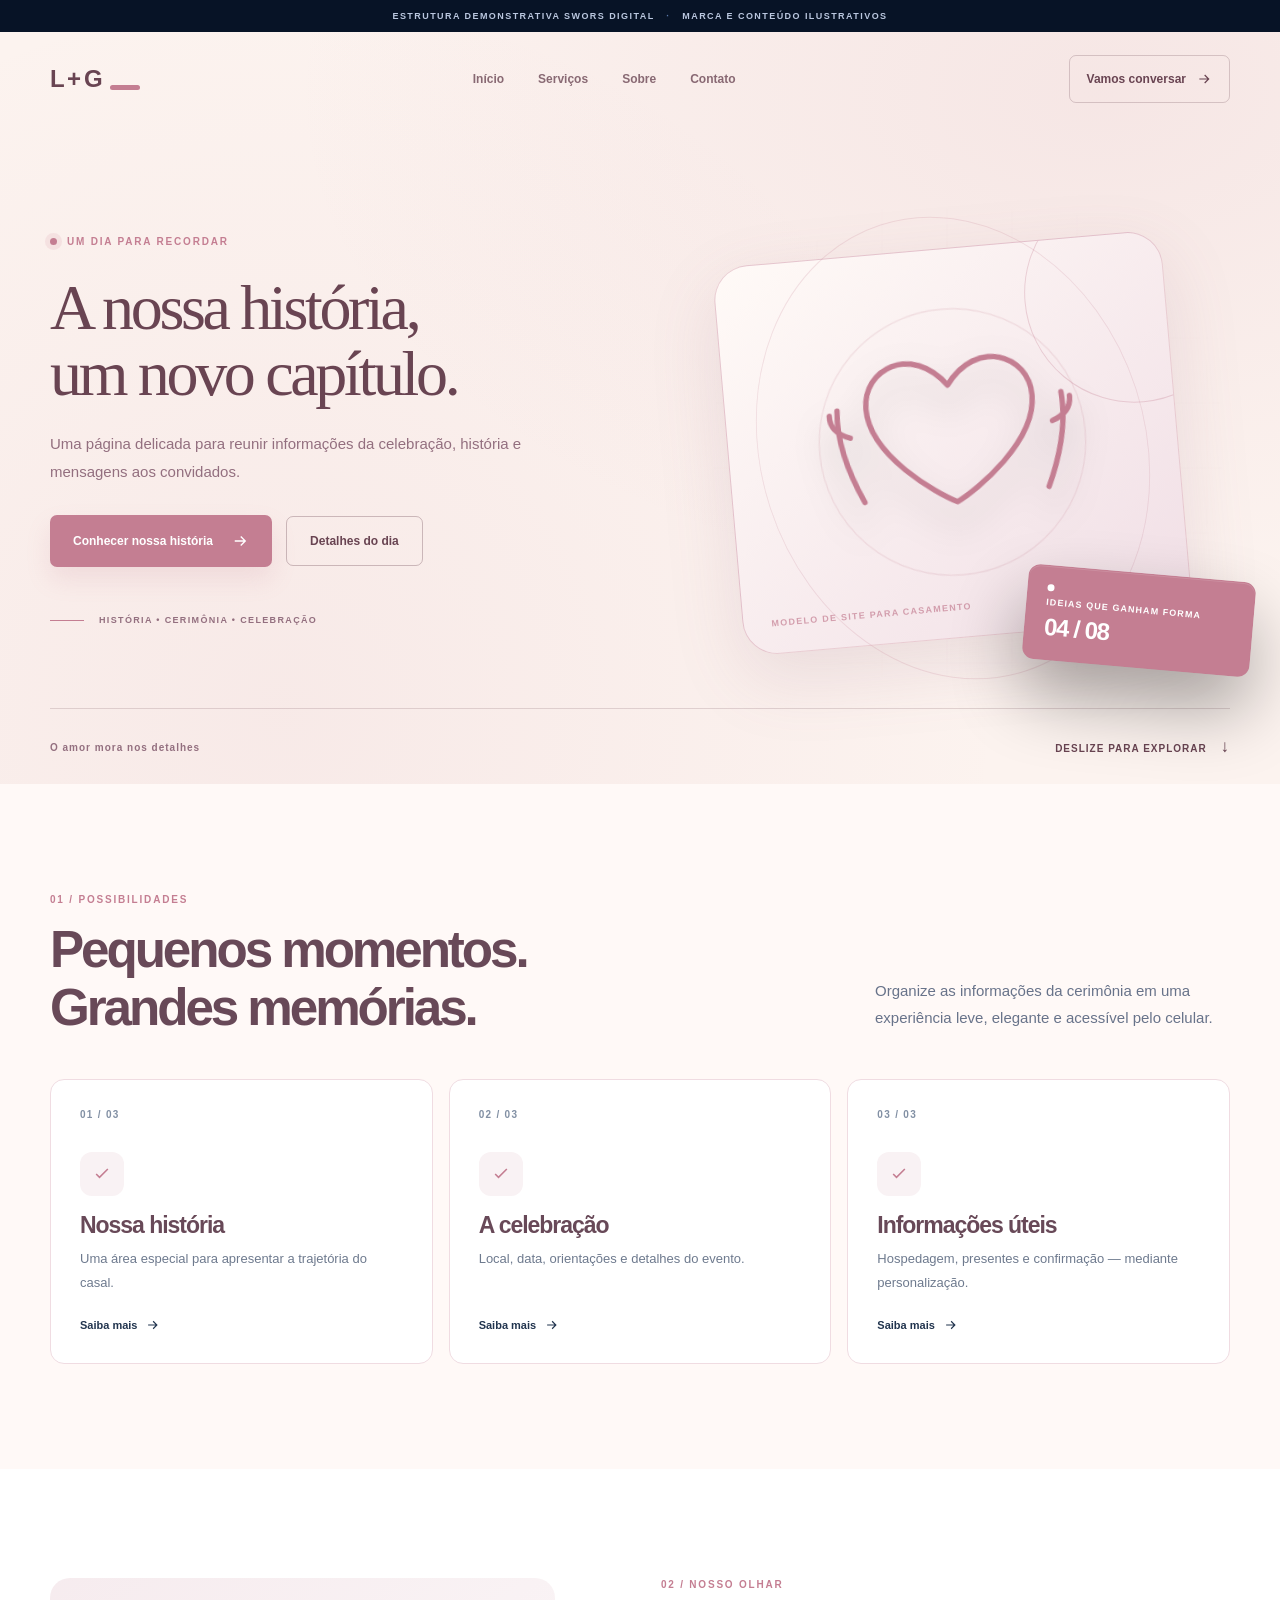
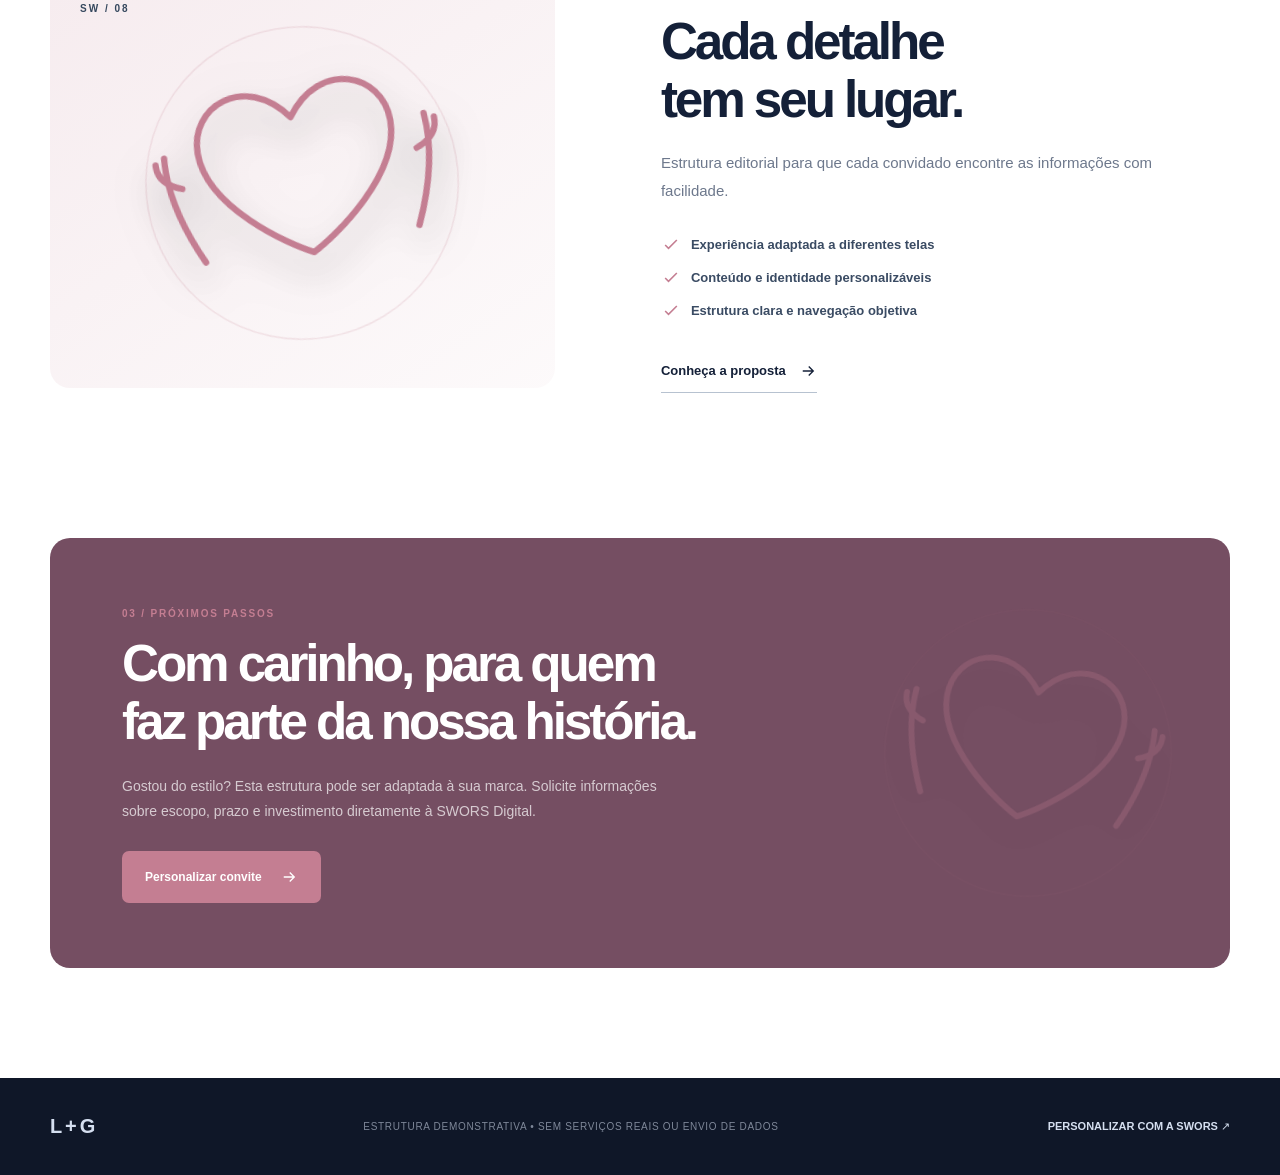
<file: demos/modelos/casamento/index.html>
<!doctype html>
<html lang="pt-BR">
  <head>
    <meta charset="utf-8" />
    <meta name="viewport" content="width=device-width, initial-scale=1" />
    <meta name="theme-color" content="#081329" />
    <meta
      name="description"
      content="Modelo demonstrativo Lia & Gabriel — estrutura personalizável SWORS Digital."
    />
    <title>Lia & Gabriel — Modelo demonstrativo | SWORS Digital</title>
    <style>
      /* SWORS Digital — demos independentes, responsivas e sem frameworks. */
      :root {
        font-family: Inter, "Segoe UI", Arial, sans-serif;
        font-synthesis: none;
        color: #142038;
        background: #f5f6f9;
        --hero-bg: #0f1b33;
        --hero-ink: #fff;
        --accent: #c9ae7f;
        --accent-text: #151c2a;
        --hero-muted: rgba(255, 255, 255, 0.7);
        --art-color: #eed9b5;
        --panel: #f7f7f7;
        --panel-ink: #111d32;
        --cta-bg: #121e33;
        --cta-ink: #fff;
        --border: #dce1e8;
        --footer-bg: #0f1728;
      }
      *,
      *::before,
      *::after {
        box-sizing: border-box;
      }
      html {
        scroll-behavior: smooth;
        scroll-padding-top: 70px;
      }
      body {
        margin: 0;
        min-width: 320px;
        background: #fff;
      }
      a {
        color: inherit;
        text-decoration: none;
      }
      button {
        font: inherit;
        cursor: pointer;
      }
      a:focus-visible,
      button:focus-visible {
        outline: 3px solid var(--accent);
        outline-offset: 4px;
      }
      svg {
        display: block;
      }
      .shell {
        width: min(1180px, calc(100% - 80px));
        margin-inline: auto;
      }
      .demo-ribbon {
        color: #bac7df;
        background: #071326;
        letter-spacing: 0.16em;
        text-align: center;
        font-size: 9px;
        line-height: 1.6;
        padding: 9px 14px;
        font-weight: 650;
      }
      .demo-ribbon span {
        color: #5a79aa;
        padding: 0 8px;
      }
      .site-head {
        position: absolute;
        z-index: 20;
        left: 0;
        right: 0;
        background: transparent;
      }
      .head-row {
        height: 93px;
        display: flex;
        align-items: center;
        justify-content: space-between;
        gap: 30px;
      }
      .brand {
        color: var(--hero-ink);
        font-size: 24px;
        letter-spacing: -0.08em;
        font-weight: 850;
        line-height: 1;
        white-space: nowrap;
        display: inline-flex;
        align-items: end;
        gap: 9px;
      }
      .brand-rule {
        width: 30px;
        height: 5px;
        background: var(--accent);
        border-radius: 5px;
        margin-bottom: 1px;
      }
      .site-nav {
        display: flex;
        gap: 34px;
        align-items: center;
      }
      .site-nav a {
        color: var(--hero-ink);
        font-size: 12px;
        font-weight: 600;
        opacity: 0.78;
        transition: opacity 0.2s;
      }
      .site-nav a:hover {
        opacity: 1;
      }
      .head-cta {
        display: flex;
        align-items: center;
        gap: 10px;
        border: 1px solid color-mix(in srgb, var(--hero-ink) 24%, transparent);
        padding: 14px 17px;
        color: var(--hero-ink);
        font-weight: 700;
        font-size: 12px;
        border-radius: 7px;
        white-space: nowrap;
      }
      .head-cta svg {
        width: 16px;
      }
      .menu-toggle {
        display: none;
      }
      .hero {
        position: relative;
        background: var(--hero-bg);
        color: var(--hero-ink);
        overflow: hidden;
        padding: 156px 0 27px;
        isolation: isolate;
      }
      .hero:before {
        content: "";
        position: absolute;
        inset: 0;
        background:
          radial-gradient(
            ellipse at 86% 8%,
            color-mix(in srgb, var(--accent) 11%, transparent),
            transparent 52%
          ),
          radial-gradient(
            circle at 22% 90%,
            color-mix(in srgb, var(--accent) 8%, transparent),
            transparent 60%
          );
        z-index: -1;
      }
      .hero-grid {
        display: grid;
        grid-template-columns: 50% 50%;
        gap: 18px;
        min-height: 480px;
        align-items: center;
      }
      .hero-copy {
        padding: 0 0 40px;
        position: relative;
        z-index: 2;
      }
      .eyebrow {
        font-size: 10px;
        line-height: 1.6;
        font-weight: 750;
        letter-spacing: 0.18em;
        color: var(--accent);
        display: inline-flex;
        align-items: center;
        gap: 10px;
        text-transform: uppercase;
      }
      .eyebrow i {
        width: 7px;
        height: 7px;
        border-radius: 100%;
        background: var(--accent);
        box-shadow: 0 0 0 5px color-mix(in srgb, var(--accent) 13%, transparent);
      }
      .hero h1 {
        font-size: clamp(46px, 5.65vw, 86px);
        font-weight: 790;
        letter-spacing: -0.065em;
        line-height: 1.04;
        max-width: 670px;
        margin: 25px 0 22px;
        text-wrap: balance;
      }
      .lead {
        max-width: 490px;
        font-size: 15px;
        line-height: 1.85;
        color: var(--hero-muted);
      }
      .hero-actions {
        display: flex;
        flex-wrap: wrap;
        align-items: center;
        gap: 14px;
        margin-top: 30px;
      }
      .btn {
        display: inline-flex;
        align-items: center;
        justify-content: center;
        gap: 18px;
        font-weight: 750;
        font-size: 12px;
        padding: 17px 23px;
        border-radius: 7px;
        min-height: 50px;
        transition:
          transform 0.22s ease,
          box-shadow 0.22s ease,
          background 0.22s ease;
      }
      .btn svg {
        flex: 0 0 auto;
      }
      .btn:hover {
        transform: translateY(-3px);
      }
      .btn-primary {
        background: var(--accent);
        color: var(--accent-text);
        box-shadow: 0 12px 25px
          color-mix(in srgb, var(--accent) 16%, transparent);
      }
      .btn-secondary {
        border: 1px solid color-mix(in srgb, var(--hero-ink) 32%, transparent);
        color: var(--hero-ink);
      }
      .hero-micro {
        margin-top: 48px;
        display: flex;
        gap: 15px;
        align-items: center;
        color: var(--hero-muted);
        letter-spacing: 0.15em;
        font-size: 9px;
        font-weight: 750;
      }
      .micro-line {
        width: 34px;
        height: 1px;
        background: var(--accent);
      }
      .hero-visual {
        position: relative;
        width: 100%;
        height: 520px;
        display: grid;
        place-items: center;
        perspective: 750px;
      }
      .visual-grid {
        position: absolute;
        inset: 4% 0 6% 5%;
        background:
          linear-gradient(
            transparent 97%,
            color-mix(in srgb, var(--art-color) 14%, transparent) 97%
          ),
          linear-gradient(
            90deg,
            transparent 97%,
            color-mix(in srgb, var(--art-color) 13%, transparent) 97%
          );
        background-size: 65px 65px;
        opacity: 0.45;
        mask-image: radial-gradient(circle, #000, transparent 75%);
      }
      .visual-halo {
        position: absolute;
        width: 390px;
        height: 390px;
        max-width: 88%;
        background: radial-gradient(
          circle,
          color-mix(in srgb, var(--accent) 22%, transparent) 0%,
          transparent 65%
        );
        filter: blur(8px);
      }
      .visual-orbit {
        pointer-events: none;
        border: 1px solid color-mix(in srgb, var(--art-color) 20%, transparent);
        width: 470px;
        height: 470px;
        max-width: 92%;
        position: absolute;
        border-radius: 50%;
        transform: rotate(-18deg) scaleX(0.82);
      }
      .visual-card {
        border: 1px solid color-mix(in srgb, var(--art-color) 35%, transparent);
        box-shadow:
          0 35px 70px #0005,
          inset 0 1px #ffffff20;
      }
      .visual-card-main {
        width: min(450px, 85%);
        min-height: 390px;
        padding: 20px;
        position: relative;
        border-radius: 35px;
        color: var(--art-color);
        background: linear-gradient(
          135deg,
          color-mix(in srgb, var(--accent) 23%, var(--hero-bg)),
          color-mix(in srgb, var(--hero-bg) 95%, #000)
        );
        transform: rotate(-5deg) translateY(-5px);
        overflow: hidden;
      }
      .visual-card-main::before {
        content: "";
        position: absolute;
        width: 220px;
        height: 220px;
        right: -80px;
        top: -50px;
        border: 1px solid currentColor;
        opacity: 0.3;
        border-radius: 50%;
      }
      .art-surface {
        position: relative;
        display: grid;
        place-items: center;
        height: 345px;
      }
      .hero-symbol {
        width: min(290px, 78%);
        max-height: 300px;
        filter: drop-shadow(0 20px 18px #0003);
      }
      .visual-overline {
        position: absolute;
        left: 28px;
        bottom: 25px;
        letter-spacing: 0.14em;
        font-size: 9px;
        font-weight: 750;
        opacity: 0.7;
      }
      .visual-card-small {
        position: absolute;
        right: -5px;
        bottom: 40px;
        width: 228px;
        z-index: 2;
        padding: 18px 19px;
        border-radius: 12px;
        background: var(--accent);
        color: var(--accent-text);
        display: flex;
        flex-direction: column;
        gap: 6px;
        font-size: 9px;
        font-weight: 800;
        letter-spacing: 0.12em;
        transform: rotate(5deg);
      }
      .visual-card-small b {
        font-size: 24px;
        letter-spacing: -0.05em;
        font-weight: 850;
      }
      .visual-small-dot {
        width: 7px;
        height: 7px;
        background: currentColor;
        border-radius: 50%;
      }
      .hero-bottom {
        display: flex;
        justify-content: space-between;
        align-items: center;
        font-size: 10px;
        font-weight: 700;
        letter-spacing: 0.1em;
        padding-top: 28px;
        border-top: 1px solid
          color-mix(in srgb, var(--hero-ink) 19%, transparent);
        color: var(--hero-muted);
      }
      .hero-bottom a {
        white-space: nowrap;
        color: var(--hero-ink);
      }
      .hero-bottom a span {
        font-size: 17px;
        margin-left: 10px;
      }
      .section-block {
        padding: 105px 0;
      }
      .services {
        background: var(--panel);
        color: var(--panel-ink);
      }
      .section-intro {
        display: flex;
        justify-content: space-between;
        gap: 50px;
        align-items: end;
        margin-bottom: 42px;
      }
      .eyebrow-dark {
        color: var(--accent);
      }
      .section-intro h2,
      .about h2,
      .cta-panel h2 {
        font-size: clamp(36px, 4vw, 58px);
        line-height: 1.13;
        letter-spacing: -0.06em;
        font-weight: 770;
        margin: 13px 0 0;
        max-width: 610px;
        text-wrap: balance;
      }
      .section-intro > p {
        color: #68738a;
        font-size: 15px;
        line-height: 1.85;
        max-width: 355px;
        margin: 0 0 5px;
      }
      .service-grid {
        display: grid;
        grid-template-columns: repeat(3, minmax(0, 1fr));
        gap: 16px;
      }
      .service-card {
        min-height: 285px;
        background: #fff;
        padding: 29px;
        border: 1px solid var(--border);
        border-radius: 14px;
        display: flex;
        flex-direction: column;
        transition:
          transform 0.2s,
          border-color 0.2s,
          box-shadow 0.2s;
      }
      .service-card:hover {
        transform: translateY(-6px);
        border-color: var(--accent);
        box-shadow: 0 25px 50px #182b4613;
      }
      .service-number {
        color: #8290a4;
        font-size: 10px;
        letter-spacing: 0.13em;
        font-weight: 750;
      }
      .service-icon {
        margin: 32px 0 8px;
        width: 44px;
        height: 44px;
        display: grid;
        place-items: center;
        color: var(--accent);
        background: color-mix(in srgb, var(--accent) 10%, white);
        border-radius: 12px;
      }
      .service-card h3 {
        font-size: 23px;
        letter-spacing: -0.045em;
        margin: 8px 0;
      }
      .service-card p {
        font-size: 13px;
        line-height: 1.8;
        color: #6e7a8e;
        margin: 0 0 20px;
        flex: 1;
      }
      .service-card a {
        display: inline-flex;
        align-items: center;
        gap: 8px;
        font-size: 11px;
        font-weight: 800;
        color: #21344e;
      }
      .service-card a svg {
        width: 15px;
      }
      .about {
        background: #fff;
      }
      .about-grid {
        display: grid;
        grid-template-columns: 0.94fr 1.06fr;
        align-items: center;
        gap: 9%;
      }
      .about-art {
        position: relative;
        min-height: 410px;
        display: grid;
        place-items: center;
        background: linear-gradient(
          145deg,
          color-mix(in srgb, var(--accent) 15%, white),
          color-mix(in srgb, var(--accent) 4%, white)
        );
        border-radius: 20px;
        overflow: hidden;
      }
      .about-art > span {
        position: absolute;
        top: 25px;
        left: 30px;
        font-weight: 750;
        letter-spacing: 0.2em;
        font-size: 10px;
        color: #34475d;
      }
      .about-shape {
        width: 90%;
        color: var(--accent);
        filter: drop-shadow(0 14px 24px #0002);
        transform: rotate(-10deg);
      }
      .about-shape .hero-symbol {
        width: 100%;
        max-height: 340px;
      }
      .about-content h2 {
        margin-top: 20px;
        max-width: 550px;
      }
      .about-content > p {
        font-size: 15px;
        line-height: 1.9;
        color: #6d788c;
        max-width: 530px;
        margin: 20px 0;
      }
      .about-list {
        padding: 0;
        margin: 29px 0;
        list-style: none;
        display: grid;
        gap: 13px;
      }
      .about-list li {
        display: flex;
        gap: 10px;
        align-items: center;
        font-weight: 600;
        color: #3a4b63;
        font-size: 13px;
      }
      .about-list svg {
        color: var(--accent);
      }
      .text-link {
        display: inline-flex;
        align-items: center;
        gap: 13px;
        font-size: 13px;
        font-weight: 750;
        border-bottom: 1px solid #b7c2d0;
        padding: 12px 0;
      }
      .cta-section {
        background: #fff;
        padding: 40px 0 110px;
      }
      .cta-panel {
        background: var(--cta-bg);
        color: var(--cta-ink);
        border-radius: 20px;
        padding: 65px 72px;
        overflow: hidden;
        display: flex;
        align-items: center;
        justify-content: space-between;
        gap: 40px;
      }
      .cta-panel > div:first-child {
        z-index: 1;
        max-width: 690px;
      }
      .cta-panel h2 {
        max-width: 650px;
      }
      .cta-panel p {
        max-width: 570px;
        line-height: 1.8;
        font-size: 14px;
        opacity: 0.7;
        margin: 23px 0 27px;
      }
      .btn-cta {
        background: var(--accent);
        color: var(--accent-text);
      }
      .cta-art {
        color: var(--accent);
        opacity: 0.24;
        width: 260px;
        flex: 0 0 260px;
        transform: rotate(10deg) scale(1.2);
      }
      .cta-art .hero-symbol {
        width: 100%;
      }
      .footer {
        background: var(--footer-bg);
        color: #d5dff0;
        padding: 37px 0;
      }
      .footer-inner {
        display: flex;
        gap: 20px;
        justify-content: space-between;
        align-items: center;
      }
      .footer b {
        font-size: 20px;
        letter-spacing: -0.06em;
      }
      .footer span {
        font-size: 10px;
        opacity: 0.56;
        letter-spacing: 0.07em;
      }
      .footer a {
        font-size: 11px;
        font-weight: 700;
      }
      /* Oito direções visuais derivadas dos segmentos dos modelos recebidos. */
      body[data-model="advocacia"] {
        --hero-bg: #131925;
        --hero-ink: #fff9ec;
        --accent: #d7b77b;
        --accent-text: #182033;
        --art-color: #e1ccac;
        --panel: #faf7f0;
        --panel-ink: #27252b;
        --cta-bg: #171d2b;
        --border: #e9e2d6;
      }
      body[data-model="advocacia"] h1,
      body[data-model="casamento"] h1 {
        font-family: Georgia, "Times New Roman", serif;
        font-weight: 500;
        letter-spacing: -0.052em;
      }
      body[data-model="assistencia-medica"] {
        --hero-bg: #e7f4ff;
        --hero-ink: #12345b;
        --hero-muted: #58708e;
        --accent: #2876e8;
        --accent-text: #fff;
        --art-color: #357ec5;
        --panel: #f0f7fd;
        --panel-ink: #183a62;
        --cta-bg: #123b68;
        --border: #d9e8f4;
      }
      body[data-model="assistencia-medica"] .site-head {
        background: rgba(255, 255, 255, 0.26);
      }
      body[data-model="assistencia-medica"] .visual-card-main {
        background: linear-gradient(150deg, #fff, #d6edff);
        box-shadow: 0 35px 60px #215a922a;
      }
      body[data-model="assistencia-medica"] .hero h1 {
        font-weight: 770;
      }
      body[data-model="barbearia"] {
        --hero-bg: #15171c;
        --hero-ink: #fff;
        --hero-muted: #d4c9c3;
        --accent: #f39c6b;
        --accent-text: #251514;
        --art-color: #e2b58f;
        --panel: #f5f0e9;
        --panel-ink: #241b19;
        --cta-bg: #1a1617;
        --border: #eadfd5;
      }
      body[data-model="barbearia"] .hero:before {
        background:
          repeating-linear-gradient(
            -50deg,
            transparent,
            transparent 76px,
            #ffffff07 78px,
            transparent 81px
          ),
          radial-gradient(circle at 70% 40%, #73433448, transparent 60%);
      }
      body[data-model="wedding"],
      body[data-model="casamento"] {
        --hero-bg: #fcf3ef;
        --hero-ink: #694452;
        --hero-muted: #936f7f;
        --accent: #c47e92;
        --accent-text: #fff;
        --art-color: #c47e92;
        --panel: #fff9f7;
        --panel-ink: #684958;
        --cta-bg: #754e62;
        --border: #f0dce2;
      }
      body[data-model="casamento"] .hero h1 {
        font-size: clamp(46px, 5vw, 77px);
      }
      body[data-model="casamento"] .visual-card-main {
        background: linear-gradient(140deg, #fffaf7, #f1dfe6);
        box-shadow: 0 25px 70px #8d5d7926;
      }
      body[data-model="ciberseguranca"] {
        --hero-bg: #031f27;
        --hero-ink: #e8fdff;
        --hero-muted: #a9c8d0;
        --accent: #52e1b8;
        --accent-text: #042923;
        --art-color: #56dcc8;
        --panel: #f0f8f7;
        --panel-ink: #12373c;
        --cta-bg: #06353d;
        --border: #cee5e5;
      }
      body[data-model="ciberseguranca"] .hero:before {
        background:
          repeating-linear-gradient(
            90deg,
            #ffffff06 0 1px,
            transparent 1px 70px
          ),
          radial-gradient(circle at 70% 50%, #12a89d34, transparent 60%);
      }
      body[data-model="comida"] {
        --hero-bg: #341a17;
        --hero-ink: #fff6ed;
        --hero-muted: #f1c7b3;
        --accent: #ff965d;
        --accent-text: #3d1d15;
        --art-color: #ffc08b;
        --panel: #fff8ef;
        --panel-ink: #3b2b24;
        --cta-bg: #59271e;
        --border: #f1e2d4;
      }
      body[data-model="comida"] .hero h1 {
        font-weight: 900;
        text-transform: uppercase;
        font-size: clamp(43px, 5.7vw, 84px);
      }
      body[data-model="comida"] .visual-card-main {
        border-radius: 28% 22% 22% 24%;
      }
      body[data-model="construcao"] {
        --hero-bg: #122b4a;
        --hero-ink: #f5faff;
        --hero-muted: #cad9e7;
        --accent: #ff8b39;
        --accent-text: #1d2d3d;
        --art-color: #ffa76c;
        --panel: #f4f7fb;
        --panel-ink: #193451;
        --cta-bg: #143559;
        --border: #d9e2ed;
      }
      body[data-model="construcao"] .visual-grid {
        opacity: 0.9;
      }
      body[data-model="consultoria-fitness"] {
        --hero-bg: #141715;
        --hero-ink: #f6fcf2;
        --hero-muted: #c9d4c5;
        --accent: #bcf14b;
        --accent-text: #1e3013;
        --art-color: #cef77d;
        --panel: #f5f8ef;
        --panel-ink: #1f3221;
        --cta-bg: #1e2e20;
        --border: #dfe7d7;
      }
      body[data-model="consultoria-fitness"] .hero h1 {
        font-weight: 920;
        text-transform: uppercase;
        font-size: clamp(44px, 6vw, 88px);
      }
      body[data-model="consultoria-fitness"] .visual-card-main {
        transform: rotate(6deg) translateY(-5px);
      }
      @media (max-width: 950px) {
        .shell {
          width: min(100% - 46px, 1180px);
        }
        .hero-grid {
          grid-template-columns: 1.1fr 0.9fr;
          min-height: 440px;
        }
        .hero h1 {
          font-size: clamp(43px, 5.8vw, 70px);
        }
        .hero-visual {
          height: 430px;
        }
        .visual-card-main {
          min-height: 325px;
          width: 94%;
        }
        .art-surface {
          height: 276px;
        }
        .visual-card-small {
          width: 180px;
          right: -5px;
          bottom: 17px;
        }
        .site-nav {
          gap: 16px;
        }
        .section-block {
          padding: 78px 0;
        }
        .cta-panel {
          padding: 55px;
        }
      }
      @media (max-width: 700px) {
        html {
          scroll-padding-top: 20px;
        }
        .shell {
          width: calc(100% - 38px);
        }
        .demo-ribbon {
          font-size: 8px;
          letter-spacing: 0.09em;
        }
        .head-row {
          height: 73px;
        }
        .brand {
          font-size: 22px;
        }
        .menu-toggle {
          display: flex;
          width: 42px;
          height: 40px;
          margin-left: auto;
          border: 1px solid color-mix(in srgb, var(--hero-ink) 25%, transparent);
          background: transparent;
          border-radius: 8px;
          align-items: center;
          justify-content: center;
          flex-direction: column;
          gap: 5px;
        }
        .menu-toggle span {
          width: 19px;
          height: 2px;
          background: var(--hero-ink);
          border-radius: 5px;
        }
        .head-cta {
          display: none;
        }
        .site-nav {
          display: none;
          position: absolute;
          top: 74px;
          right: 19px;
          left: 19px;
          flex-direction: column;
          align-items: stretch;
          gap: 0;
          padding: 10px;
          background: var(--hero-bg);
          border: 1px solid color-mix(in srgb, var(--hero-ink) 22%, transparent);
          box-shadow: 0 18px 30px #0002;
          border-radius: 14px;
        }
        .site-nav.open {
          display: flex;
        }
        .site-nav a {
          padding: 13px;
        }
        .hero {
          padding: 125px 0 30px;
        }
        .hero-grid {
          grid-template-columns: 1fr;
          gap: 0;
          min-height: 0;
        }
        .hero-copy {
          padding: 0;
        }
        .hero h1 {
          font-size: clamp(43px, 10vw, 69px);
          max-width: 650px;
        }
        .lead {
          font-size: 14px;
          line-height: 1.8;
        }
        .hero-actions {
          gap: 10px;
        }
        .btn {
          font-size: 11px;
          padding: 15px 17px;
          min-height: 47px;
        }
        .hero-micro {
          margin-top: 29px;
          font-size: 8px;
        }
        .hero-visual {
          height: 375px;
          margin: 10px auto 12px;
          max-width: 470px;
        }
        .visual-card-main {
          width: 74%;
          min-height: 310px;
          padding: 14px;
          border-radius: 23px;
          transform: rotate(-5deg) translateY(0);
        }
        .art-surface {
          height: 275px;
        }
        .visual-card-small {
          right: 0;
          bottom: 23px;
          width: 158px;
          padding: 14px;
          font-size: 8px;
        }
        .visual-card-small b {
          font-size: 18px;
        }
        .hero-bottom {
          gap: 12px;
          align-items: center;
          font-size: 8px;
          line-height: 1.5;
        }
        .hero-bottom a {
          font-size: 8px;
        }
        .section-intro {
          flex-direction: column;
          align-items: start;
          gap: 17px;
        }
        .section-intro > p {
          max-width: 650px;
        }
        .service-grid {
          grid-template-columns: 1fr;
          gap: 12px;
        }
        .service-card {
          min-height: 240px;
        }
        .service-icon {
          margin: 19px 0 8px;
        }
        .about-grid {
          grid-template-columns: 1fr;
          gap: 35px;
        }
        .about-art {
          min-height: 290px;
        }
        .about-shape {
          width: 65%;
        }
        .cta-section {
          padding: 15px 0 70px;
        }
        .cta-panel {
          border-radius: 15px;
          padding: 43px 26px;
        }
        .cta-art {
          display: none;
        }
        .footer-inner {
          flex-direction: column;
          text-align: center;
          align-items: center;
        }
      }
      @media (max-width: 380px) {
        .hero-visual {
          height: 315px;
        }
        .visual-card-main {
          width: 83%;
          min-height: 255px;
        }
        .art-surface {
          height: 228px;
        }
        .visual-card-small {
          width: 145px;
          bottom: 5px;
        }
        .hero-bottom a {
          display: none;
        }
      }
      @media (prefers-reduced-motion: reduce) {
        *,
        *::before,
        *::after {
          scroll-behavior: auto !important;
          transition: none !important;
          animation: none !important;
        }
      }
    </style>
  </head>
  <body data-model="casamento">
    <div id="app"></div>
    <noscript>Ative o JavaScript para navegar nesta demonstração.</noscript>
    <script>
      /*
       * SWORS Digital — oito estruturas demonstrativas independentes.
       * Conteúdo fictício; não há serviços, agendamentos, pagamentos ou envio real.
       * Os arquivos podem ser publicados diretamente no GitHub Pages.
       */
      "use strict";

      const CATALOG = [
        {
          slug: "advocacia",
          name: "Almeida & Costa",
          mark: "A&C",
          category: "Institucional",
          segment: "Advocacia",
          theme: "law",
          label: "ADVOCACIA ESTRATÉGICA",
          kicker: "CLAREZA • EXPERIÊNCIA • PROXIMIDADE",
          headline: "Segurança jurídica para decisões importantes.",
          accentWords: "decisões importantes.",
          lead: "Uma apresentação sóbria para escritórios que valorizam confiança, clareza e atendimento próximo.",
          cta: "Conhecer áreas de atuação",
          tag: "Atendimento humano, soluções com critério",
          sectionTitle: "Atuação com profundidade.",
          sectionLead:
            "Uma estrutura pensada para apresentar especialidades, equipe e formas de contato com linguagem objetiva.",
          services: [
            [
              "01",
              "Direito empresarial",
              "Contratos, estruturação e orientação jurídica para empresas.",
            ],
            [
              "02",
              "Direito civil",
              "Apoio em demandas e relações privadas com escuta atenta.",
            ],
            [
              "03",
              "Direito trabalhista",
              "Atendimento consultivo para pessoas e negócios.",
            ],
          ],
          methodTitle: "Compromisso em cada etapa.",
          methodDesc:
            "Organização, transparência e acompanhamento são o ponto de partida de uma experiência jurídica de confiança.",
          promise: "Uma presença digital que transmite credibilidade.",
          ctaEnd: "Converse sobre seu projeto",
          secondary: "Ver especialidades",
          small: "MODELO DE WEBSITE INSTITUCIONAL",
        },
        {
          slug: "assistencia-medica",
          name: "VivaCare",
          mark: "V+",
          category: "Institucional",
          segment: "Saúde e clínicas",
          theme: "health",
          label: "SAÚDE COM PROXIMIDADE",
          kicker: "CUIDADO • ACOLHIMENTO • CLAREZA",
          headline: "Cuidar de você começa com atenção.",
          accentWords: "com atenção.",
          lead: "Uma experiência clara e acolhedora para clínicas e consultórios apresentarem seus serviços.",
          cta: "Conhecer serviços",
          tag: "Saúde com informação acessível",
          sectionTitle: "O cuidado em primeiro lugar.",
          sectionLead:
            "Apresente serviços, especialidades e informações importantes em uma página fácil de navegar.",
          services: [
            [
              "01",
              "Clínica geral",
              "Um espaço para orientar sobre atendimentos e acompanhamento.",
            ],
            [
              "02",
              "Exames e avaliações",
              "Organize serviços, orientações e condições de agendamento.",
            ],
            [
              "03",
              "Saúde preventiva",
              "Comunique programas de prevenção e qualidade de vida.",
            ],
          ],
          methodTitle: "Um atendimento começa com confiança.",
          methodDesc:
            "Navegação simples, textos compreensíveis e chamadas de ação visíveis em diferentes dispositivos.",
          promise: "Saúde é assunto sério. A comunicação também.",
          ctaEnd: "Personalizar este modelo",
          secondary: "Áreas de atendimento",
          small: "MODELO PARA CLÍNICAS E CONSULTÓRIOS",
        },
        {
          slug: "barbearia",
          name: "Barbearia Prime",
          mark: "BP.",
          category: "Landing page",
          segment: "Beleza e estética",
          theme: "barber",
          label: "TRADIÇÃO COM PERSONALIDADE",
          kicker: "CORTE • BARBA • ESTILO",
          headline: "Estilo não se improvisa.",
          accentWords: "não se improvisa.",
          lead: "Uma vitrine de atitude para barbearias que querem destacar serviços, ambiente e personalidade.",
          cta: "Explorar serviços",
          tag: "Uma experiência feita nos detalhes",
          sectionTitle: "Cuidado em cada detalhe.",
          sectionLead:
            "Uma estrutura com presença visual forte, serviços destacados e caminhos simples para contato.",
          services: [
            [
              "01",
              "Corte clássico",
              "Precisão, acabamento e um visual feito para você.",
            ],
            [
              "02",
              "Barba completa",
              "Ritual de cuidado com acabamento profissional.",
            ],
            [
              "03",
              "Combo premium",
              "Corte e barba em uma experiência completa.",
            ],
          ],
          methodTitle: "Seu espaço também merece presença digital.",
          methodDesc:
            "Horários, localização, serviços e galerias podem ser personalizados para o seu negócio.",
          promise: "Onde o estilo encontra o próximo nível.",
          ctaEnd: "Quero personalizar",
          secondary: "Conhecer a barbearia",
          small: "LANDING PAGE PARA BARBEARIAS",
        },
        {
          slug: "casamento",
          name: "Lia & Gabriel",
          mark: "L + G",
          category: "Landing page",
          segment: "Eventos e casamento",
          theme: "wedding",
          label: "UM DIA PARA RECORDAR",
          kicker: "HISTÓRIA • CERIMÔNIA • CELEBRAÇÃO",
          headline: "A nossa história, um novo capítulo.",
          accentWords: "um novo capítulo.",
          lead: "Uma página delicada para reunir informações da celebração, história e mensagens aos convidados.",
          cta: "Conhecer nossa história",
          tag: "O amor mora nos detalhes",
          sectionTitle: "Pequenos momentos. Grandes memórias.",
          sectionLead:
            "Organize as informações da cerimônia em uma experiência leve, elegante e acessível pelo celular.",
          services: [
            [
              "01",
              "Nossa história",
              "Uma área especial para apresentar a trajetória do casal.",
            ],
            [
              "02",
              "A celebração",
              "Local, data, orientações e detalhes do evento.",
            ],
            [
              "03",
              "Informações úteis",
              "Hospedagem, presentes e confirmação — mediante personalização.",
            ],
          ],
          methodTitle: "Cada detalhe tem seu lugar.",
          methodDesc:
            "Estrutura editorial para que cada convidado encontre as informações com facilidade.",
          promise: "Com carinho, para quem faz parte da nossa história.",
          ctaEnd: "Personalizar convite",
          secondary: "Detalhes do dia",
          small: "MODELO DE SITE PARA CASAMENTO",
        },
        {
          slug: "ciberseguranca",
          name: "Sentinel Secure",
          mark: "S//",
          category: "Institucional",
          segment: "Tecnologia e segurança",
          theme: "cyber",
          label: "SEGURANÇA DIGITAL PARA EMPRESAS",
          kicker: "DEFESA • MONITORAMENTO • PREVENÇÃO",
          headline: "Proteção inteligente para o que importa.",
          accentWords: "o que importa.",
          lead: "Um website tecnológico para apresentar soluções de segurança e transmitir confiança.",
          cta: "Explorar soluções",
          tag: "Tecnologia a favor da continuidade",
          sectionTitle: "Segurança por princípio.",
          sectionLead:
            "Estrutura para apresentar serviços, diferenciais e processos de forma organizada e objetiva.",
          services: [
            [
              "01",
              "Análise de riscos",
              "Explique como sua empresa identifica e prioriza riscos.",
            ],
            [
              "02",
              "Proteção de ambientes",
              "Apresente serviços relacionados a redes e aplicações.",
            ],
            [
              "03",
              "Resposta e orientação",
              "Mostre processos de suporte, recomendações e continuidade.",
            ],
          ],
          methodTitle: "Clareza em um universo complexo.",
          methodDesc:
            "Blocos informativos e linguagem acessível para aproximar temas técnicos dos gestores.",
          promise: "Confiança começa com uma boa estratégia.",
          ctaEnd: "Adaptar este modelo",
          secondary: "Conhecer a abordagem",
          small: "MODELO CORPORATIVO DE CIBERSEGURANÇA",
        },
        {
          slug: "comida",
          name: "Brasa Burger",
          mark: "BRASA.",
          category: "Landing page",
          segment: "Gastronomia",
          theme: "food",
          label: "SABOR FEITO PARA MARCAR",
          kicker: "BURGER • GRELHA • EXPERIÊNCIA",
          headline: "O sabor tem seu próprio ritmo.",
          accentWords: "próprio ritmo.",
          lead: "Uma página cheia de personalidade para hamburguerias, restaurantes e marcas gastronômicas.",
          cta: "Explorar o cardápio",
          tag: "Receitas marcantes, encontros especiais",
          sectionTitle: "Feito para dar vontade.",
          sectionLead:
            "Destaque itens do cardápio, sabores autorais e canais de atendimento em uma experiência envolvente.",
          services: [
            [
              "01",
              "Hambúrguer da casa",
              "Receitas autorais e combinações para surpreender.",
            ],
            [
              "02",
              "Acompanhamentos",
              "Porções, batatas e sabores para compartilhar.",
            ],
            [
              "03",
              "Experiência completa",
              "Bebidas e outras opções em um cardápio organizado.",
            ],
          ],
          methodTitle: "A fome também começa pelos olhos.",
          methodDesc:
            "Layout responsivo para apresentar seu menu e guiar visitantes até os canais oficiais de pedido.",
          promise: "Mais sabor para cada encontro.",
          ctaEnd: "Quero um site assim",
          secondary: "Nosso cardápio",
          small: "LANDING PAGE PARA GASTRONOMIA",
        },
        {
          slug: "construcao",
          name: "Vértice Engenharia",
          mark: "V/",
          category: "Institucional",
          segment: "Construção e engenharia",
          theme: "build",
          label: "ENGENHARIA QUE ENTREGA CONFIANÇA",
          kicker: "PLANEJAMENTO • TÉCNICA • EXECUÇÃO",
          headline: "Projetos sólidos. Ideias que permanecem.",
          accentWords: "que permanecem.",
          lead: "Uma apresentação robusta para construtoras e profissionais que querem valorizar projetos e serviços.",
          cta: "Conhecer soluções",
          tag: "Estrutura pensada para transmitir confiança",
          sectionTitle: "Planejar, construir, evoluir.",
          sectionLead:
            "Um website que organiza áreas de atuação, diferenciais e projetos de forma clara.",
          services: [
            [
              "01",
              "Construção residencial",
              "Apresente os tipos de projetos e soluções oferecidos.",
            ],
            [
              "02",
              "Obras comerciais",
              "Organize informações sobre serviços e empreendimentos.",
            ],
            [
              "03",
              "Gestão de obras",
              "Mostre processos, equipe e etapas de execução.",
            ],
          ],
          methodTitle: "Base forte em cada apresentação.",
          methodDesc:
            "Design corporativo com espaço para portfólio fotográfico, cases e informações institucionais.",
          promise: "Cada detalhe reforça sua credibilidade.",
          ctaEnd: "Adaptar para minha empresa",
          secondary: "Áreas de atuação",
          small: "WEBSITE PARA CONSTRUÇÃO CIVIL",
        },
        {
          slug: "consultoria-fitness",
          name: "Forma Studio",
          mark: "FORMA",
          category: "Landing page",
          segment: "Esporte e fitness",
          theme: "fitness",
          label: "RESULTADOS COMEÇAM COM DECISÃO",
          kicker: "FOCO • MOVIMENTO • EVOLUÇÃO",
          headline: "O seu próximo nível começa hoje.",
          accentWords: "começa hoje.",
          lead: "Uma landing page enérgica para consultores, treinadores e profissionais de atividade física.",
          cta: "Explorar programas",
          tag: "Uma jornada possível, um passo por vez",
          sectionTitle: "Evolua com direção.",
          sectionLead:
            "Estrutura para comunicar programas, orientações e diferenciais com objetividade.",
          services: [
            [
              "01",
              "Acompanhamento",
              "Apresente a proposta de orientação e evolução individual.",
            ],
            [
              "02",
              "Treinamento",
              "Organize diferentes modalidades e planos de atuação.",
            ],
            [
              "03",
              "Hábitos saudáveis",
              "Compartilhe princípios de consistência e bem-estar.",
            ],
          ],
          methodTitle: "Uma comunicação que coloca ideias em movimento.",
          methodDesc:
            "Chamadas objetivas e linguagem visual forte para incentivar o visitante a conhecer seus serviços.",
          promise: "Comece com um plano. Cresça com constância.",
          ctaEnd: "Personalizar agora",
          secondary: "Conhecer programas",
          small: "MODELO PARA CONSULTORIA FITNESS",
        },
      ];

      const SVG = {
        law: `<path d="M90 95 160 48 230 95"/><path d="M110 100v112m34-112v112m34-112v112m34-112v112"/><path d="M88 222h145M74 238h172M101 92h118"/><path d="m244 112 28 12-21 50"/><circle cx="247" cy="98" r="10"/>`,
        health: `<path d="M162 68c42-42 112-17 112 43 0 69-112 126-114 128C157 237 46 177 46 111c0-60 72-85 114-43"/><path d="M58 146h64l18-35 30 78 19-43h73"/>`,
        barber: `<circle cx="112" cy="213" r="26"/><circle cx="203" cy="213" r="26"/><path d="M132 192 228 60M185 185 86 60M147 164l27-33"/><path d="M105 50h20M212 50h20"/>`,
        wedding: `<path d="M160 226c-22-11-92-58-92-110 0-45 56-68 92-19 36-49 92-26 92 19 0 52-70 99-92 110Z"/><path d="M58 218c-16-35-25-72-22-103M262 218c16-35 25-72 22-103"/><path d="M48 146q-22-8-21-26M272 146q22-8 21-26"/>`,
        cyber: `<path d="M160 35 270 80v84c0 82-73 120-110 139C123 284 50 246 50 164V80Z"/><path d="m103 163 36 34 77-80"/><path d="M160 33v-20M48 80 22 63M272 80l26-17"/>`,
        food: `<path d="M52 154c0-74 49-118 108-118s108 44 108 118Z"/><path d="M40 164h240M54 189h212M50 212h220M70 236h180"/><path d="m80 148-10-11m43 11 5-13m38 13 9-12m31 12 7-13m31 13 8-11"/><path d="M65 205 92 220l27-14 27 15 26-14 27 15 29-16 25 14"/>`,
        build: `<path d="M62 263V118l69-28v173m0 0V50l82 35v178m0 0V122l47 15v126"/><path d="M79 149h30m-30 30h30m-30 30h30m39-130h47m-47 32h47m-47 32h47m-47 32h47m35-44h15m-15 30h15"/><path d="M39 270h245"/>`,
        fitness: `<path d="M80 112v99m24-124v149m113-149v149m24-124v99M105 163h111"/><path d="M53 118h26v87H53zM240 118h27v87h-27zM105 94h23v141h-23zM193 94h23v141h-23z"/>`,
      };

      function graphic(key) {
        const artKeys = {
          advocacia: "law",
          "assistencia-medica": "health",
          barbearia: "barber",
          casamento: "wedding",
          ciberseguranca: "cyber",
          comida: "food",
          construcao: "build",
          "consultoria-fitness": "fitness",
        };
        const path = SVG[artKeys[key]] || SVG.build;
        return `<svg class="hero-symbol" viewBox="0 0 320 320" fill="none" stroke="currentColor" stroke-width="6" stroke-linecap="round" stroke-linejoin="round" aria-hidden="true"><circle cx="160" cy="160" r="147" stroke-width="1.5" stroke-opacity=".18"/>${path}</svg>`;
      }

      function iconArrow() {
        return `<svg viewBox="0 0 24 24" width="18" height="18" fill="none" stroke="currentColor" stroke-width="1.8" aria-hidden="true"><path d="M5 12h14M13 6l6 6-6 6"/></svg>`;
      }

      function iconCheck() {
        return `<svg viewBox="0 0 24 24" width="20" height="20" fill="none" stroke="currentColor" stroke-width="1.9" aria-hidden="true"><path d="m5 12 4 4L19 6"/></svg>`;
      }

      function serviceCard([number, title, desc]) {
        return `<article class="service-card"><span class="service-number">${number} / 03</span><div class="service-icon">${iconCheck()}</div><h3>${title}</h3><p>${desc}</p><a href="#contato" aria-label="Conhecer mais sobre ${title}">Saiba mais ${iconArrow()}</a></article>`;
      }

      function buildPage(data) {
        const position = String(
          CATALOG.findIndex((item) => item.slug === data.slug) + 1,
        ).padStart(2, "0");
        const contact = `../../../contato?modelo=${encodeURIComponent(data.slug)}`;
        const art = graphic(data.slug);
        return `
    <div class="demo-ribbon" role="note">ESTRUTURA DEMONSTRATIVA SWORS DIGITAL <span>·</span> MARCA E CONTEÚDO ILUSTRATIVOS</div>
    <header class="site-head" id="inicio">
      <div class="shell head-row">
        <a class="brand" href="#inicio" aria-label="${data.name}, início">${data.mark}<span class="brand-rule"></span></a>
        <button class="menu-toggle" type="button" aria-label="Abrir menu" aria-expanded="false" aria-controls="demo-nav"><span></span><span></span><span></span></button>
        <nav id="demo-nav" class="site-nav" aria-label="Navegação principal">
          <a href="#inicio">Início</a><a href="#servicos">Serviços</a><a href="#sobre">Sobre</a><a href="#contato">Contato</a>
        </nav>
        <a class="head-cta" href="#contato">Vamos conversar ${iconArrow()}</a>
      </div>
    </header>
    <main>
      <section class="hero" aria-labelledby="hero-title">
        <div class="shell hero-grid">
          <div class="hero-copy">
            <span class="eyebrow"><i></i>${data.label}</span>
            <h1 id="hero-title">${data.headline}</h1>
            <p class="lead">${data.lead}</p>
            <div class="hero-actions"><a class="btn btn-primary" href="#servicos">${data.cta} ${iconArrow()}</a><a class="btn btn-secondary" href="#sobre">${data.secondary}</a></div>
            <div class="hero-micro"><span class="micro-line"></span>${data.kicker}</div>
          </div>
          <div class="hero-visual" aria-hidden="true">
            <div class="visual-grid"></div><div class="visual-halo"></div><div class="visual-card visual-card-main"><div class="art-surface">${art}</div><span class="visual-overline">${data.small}</span></div>
            <div class="visual-card visual-card-small"><span class="visual-small-dot"></span><span>IDEIAS QUE GANHAM FORMA</span><b>${position} / 08</b></div>
            <div class="visual-orbit"></div>
          </div>
        </div>
        <div class="hero-bottom shell"><span>${data.tag}</span><a href="#servicos">DESLIZE PARA EXPLORAR <span aria-hidden="true">↓</span></a></div>
      </section>
      <section class="services section-block" id="servicos" aria-labelledby="services-title">
        <div class="shell">
          <div class="section-intro"><div><span class="eyebrow eyebrow-dark">01 / POSSIBILIDADES</span><h2 id="services-title">${data.sectionTitle}</h2></div><p>${data.sectionLead}</p></div>
          <div class="service-grid">${data.services.map(serviceCard).join("")}</div>
        </div>
      </section>
      <section class="about section-block" id="sobre" aria-labelledby="about-title"><div class="shell about-grid">
        <div class="about-art"><span>SW / 08</span><div class="about-shape">${art}</div></div>
        <div class="about-content"><span class="eyebrow">02 / NOSSO OLHAR</span><h2 id="about-title">${data.methodTitle}</h2><p>${data.methodDesc}</p><ul class="about-list"><li>${iconCheck()} Experiência adaptada a diferentes telas</li><li>${iconCheck()} Conteúdo e identidade personalizáveis</li><li>${iconCheck()} Estrutura clara e navegação objetiva</li></ul><a href="#contato" class="text-link">Conheça a proposta ${iconArrow()}</a></div>
      </div></section>
      <section class="cta-section" id="contato"><div class="shell cta-panel"><div><span class="eyebrow">03 / PRÓXIMOS PASSOS</span><h2>${data.promise}</h2><p>Gostou do estilo? Esta estrutura pode ser adaptada à sua marca. Solicite informações sobre escopo, prazo e investimento diretamente à SWORS Digital.</p><a class="btn btn-cta" href="${contact}" target="_blank" rel="noopener noreferrer">${data.ctaEnd} ${iconArrow()}</a></div><div class="cta-art" aria-hidden="true">${art}</div></div></section>
    </main>
    <footer class="footer"><div class="shell footer-inner"><b>${data.mark}</b><span>ESTRUTURA DEMONSTRATIVA • SEM SERVIÇOS REAIS OU ENVIO DE DADOS</span><a href="${contact}" target="_blank" rel="noopener noreferrer">PERSONALIZAR COM A SWORS ↗</a></div></footer>
  `;
      }

      const active = CATALOG.find(
        (item) => item.slug === document.body.dataset.model,
      );
      const target = document.getElementById("app");
      if (active && target) {
        target.innerHTML = buildPage(active);
        document.title = `${active.name} — Modelo demonstrativo | SWORS Digital`;
        const toggle = document.querySelector(".menu-toggle");
        const nav = document.querySelector("#demo-nav");
        toggle?.addEventListener("click", () => {
          const open = toggle.getAttribute("aria-expanded") !== "true";
          toggle.setAttribute("aria-expanded", String(open));
          toggle.setAttribute(
            "aria-label",
            open ? "Fechar menu" : "Abrir menu",
          );
          nav?.classList.toggle("open", open);
        });
        nav?.querySelectorAll("a").forEach((link) =>
          link.addEventListener("click", () => {
            nav.classList.remove("open");
            toggle?.setAttribute("aria-expanded", "false");
            toggle?.setAttribute("aria-label", "Abrir menu");
          }),
        );
      } else if (target) {
        target.innerHTML = "<p>Modelo não encontrado.</p>";
      }
    </script>
  </body>
</html>
</file>
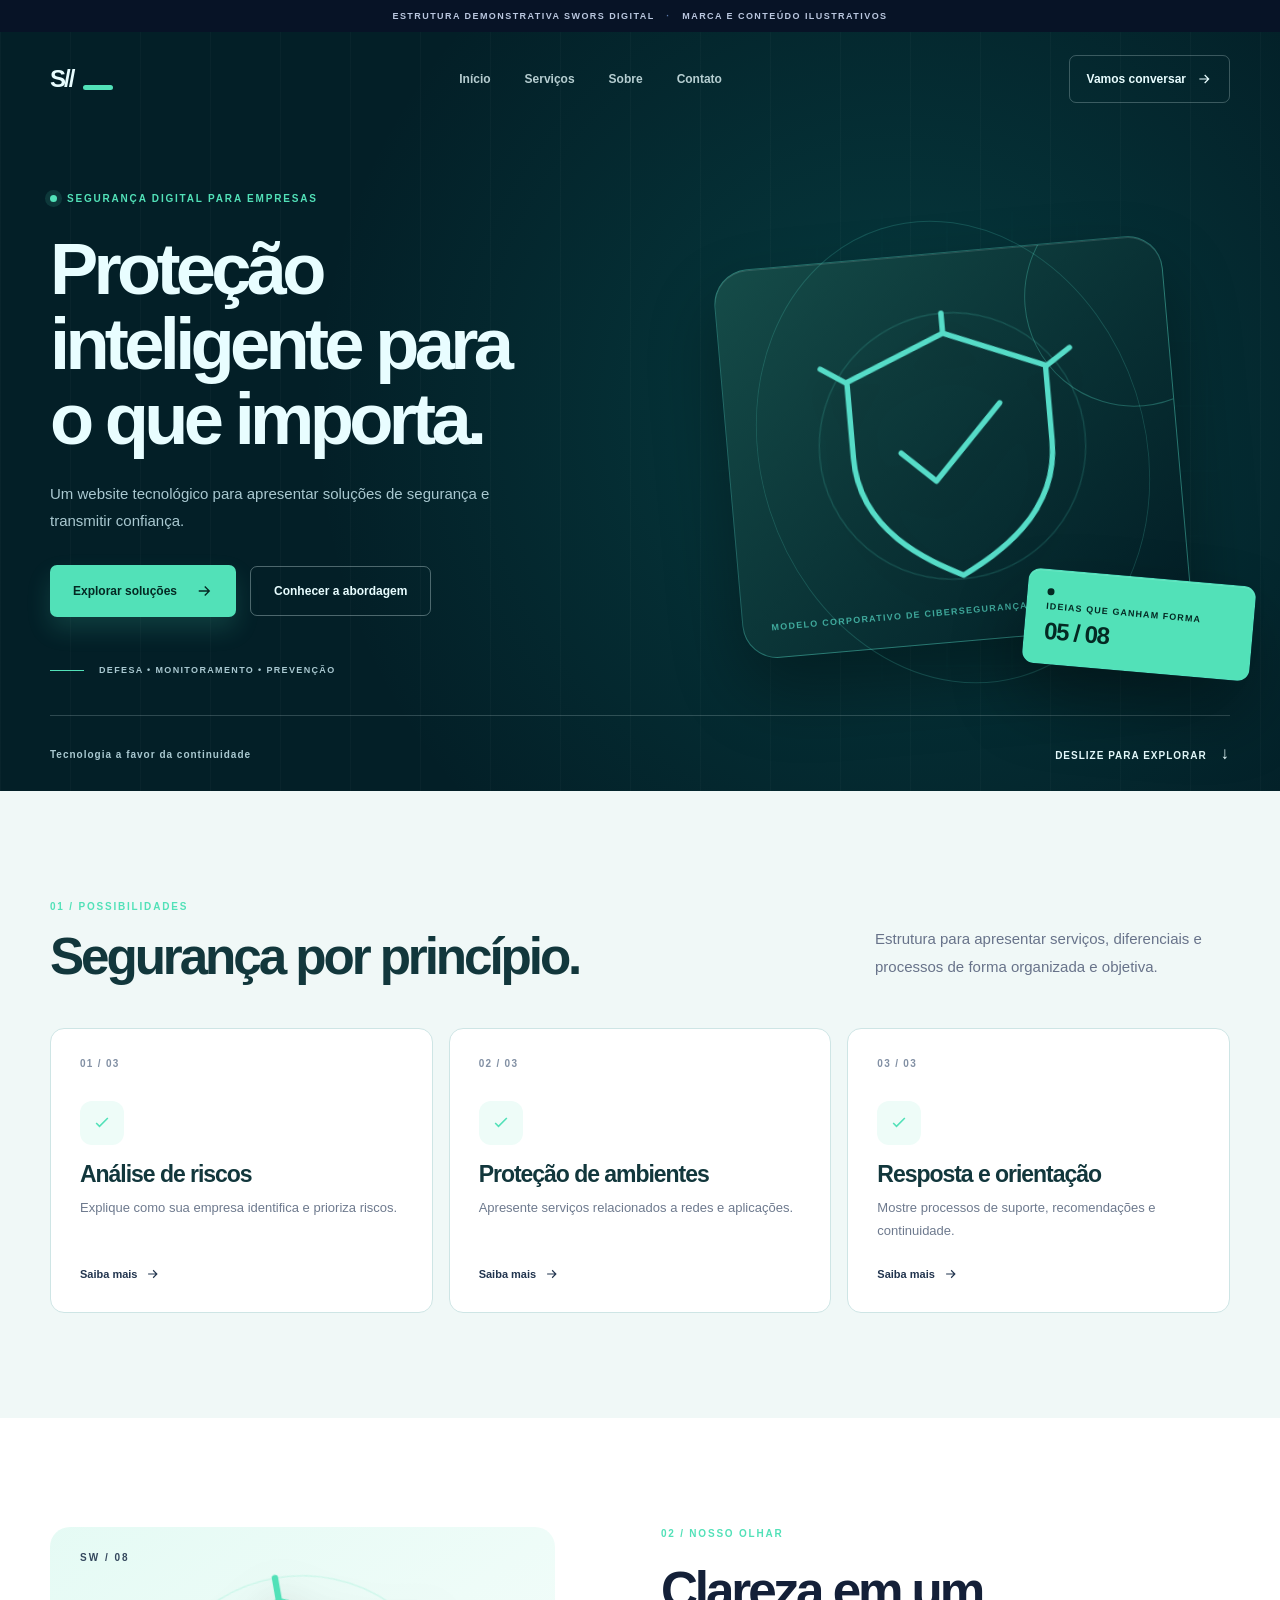
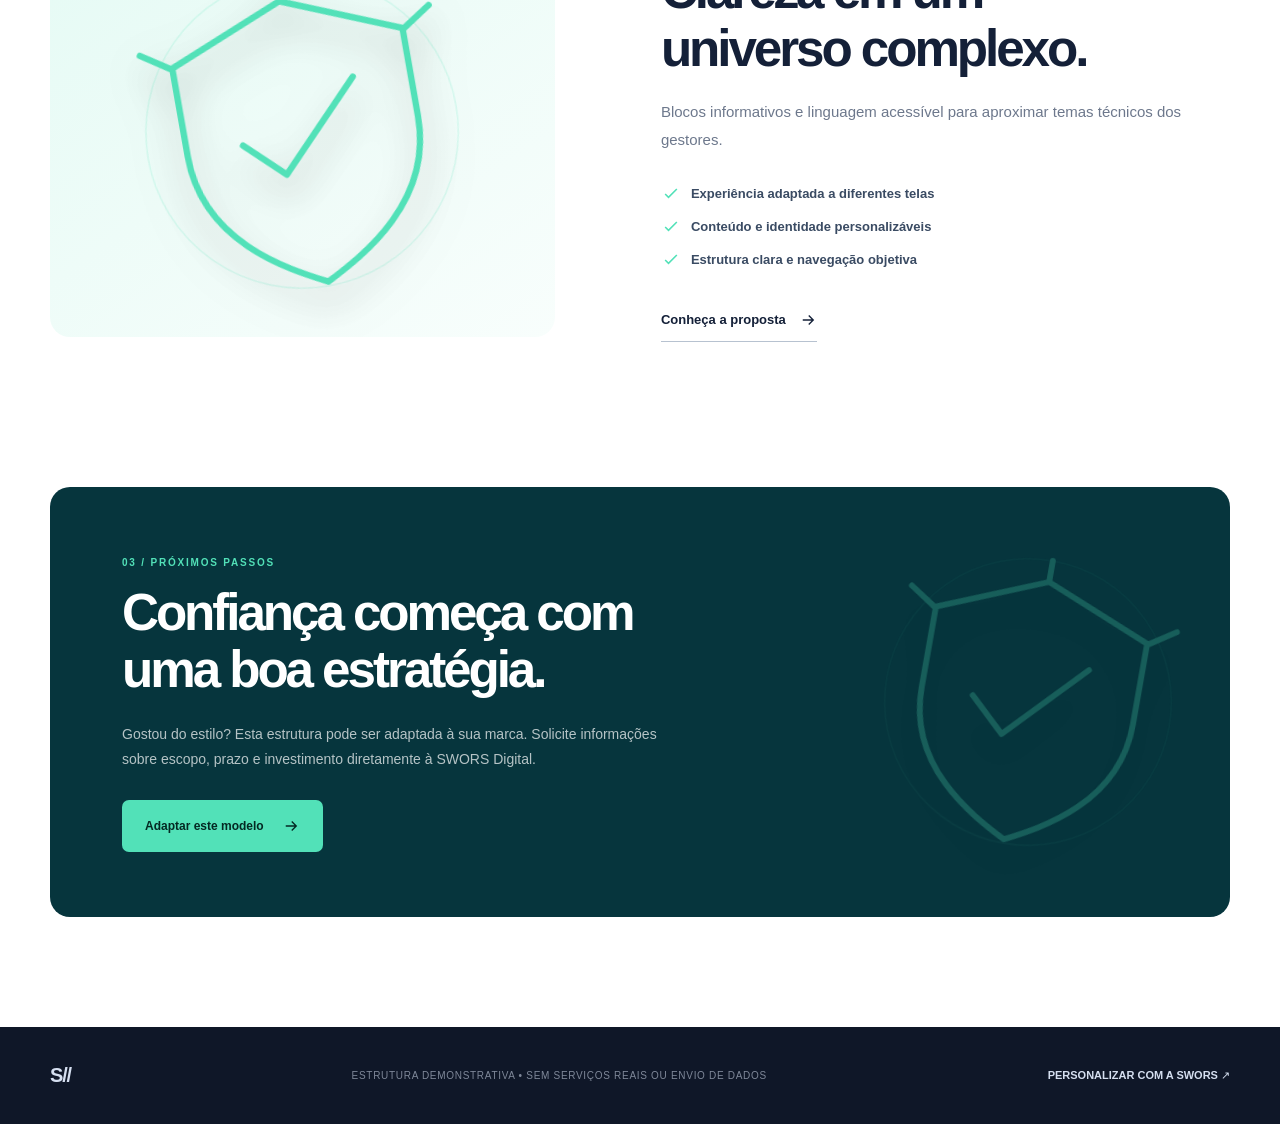
<file: demos/modelos/ciberseguranca/index.html>
<!doctype html>
<html lang="pt-BR">
  <head>
    <meta charset="utf-8" />
    <meta name="viewport" content="width=device-width, initial-scale=1" />
    <meta name="theme-color" content="#081329" />
    <meta
      name="description"
      content="Modelo demonstrativo Sentinel Secure — estrutura personalizável SWORS Digital."
    />
    <title>Sentinel Secure — Modelo demonstrativo | SWORS Digital</title>
    <style>
      /* SWORS Digital — demos independentes, responsivas e sem frameworks. */
      :root {
        font-family: Inter, "Segoe UI", Arial, sans-serif;
        font-synthesis: none;
        color: #142038;
        background: #f5f6f9;
        --hero-bg: #0f1b33;
        --hero-ink: #fff;
        --accent: #c9ae7f;
        --accent-text: #151c2a;
        --hero-muted: rgba(255, 255, 255, 0.7);
        --art-color: #eed9b5;
        --panel: #f7f7f7;
        --panel-ink: #111d32;
        --cta-bg: #121e33;
        --cta-ink: #fff;
        --border: #dce1e8;
        --footer-bg: #0f1728;
      }
      *,
      *::before,
      *::after {
        box-sizing: border-box;
      }
      html {
        scroll-behavior: smooth;
        scroll-padding-top: 70px;
      }
      body {
        margin: 0;
        min-width: 320px;
        background: #fff;
      }
      a {
        color: inherit;
        text-decoration: none;
      }
      button {
        font: inherit;
        cursor: pointer;
      }
      a:focus-visible,
      button:focus-visible {
        outline: 3px solid var(--accent);
        outline-offset: 4px;
      }
      svg {
        display: block;
      }
      .shell {
        width: min(1180px, calc(100% - 80px));
        margin-inline: auto;
      }
      .demo-ribbon {
        color: #bac7df;
        background: #071326;
        letter-spacing: 0.16em;
        text-align: center;
        font-size: 9px;
        line-height: 1.6;
        padding: 9px 14px;
        font-weight: 650;
      }
      .demo-ribbon span {
        color: #5a79aa;
        padding: 0 8px;
      }
      .site-head {
        position: absolute;
        z-index: 20;
        left: 0;
        right: 0;
        background: transparent;
      }
      .head-row {
        height: 93px;
        display: flex;
        align-items: center;
        justify-content: space-between;
        gap: 30px;
      }
      .brand {
        color: var(--hero-ink);
        font-size: 24px;
        letter-spacing: -0.08em;
        font-weight: 850;
        line-height: 1;
        white-space: nowrap;
        display: inline-flex;
        align-items: end;
        gap: 9px;
      }
      .brand-rule {
        width: 30px;
        height: 5px;
        background: var(--accent);
        border-radius: 5px;
        margin-bottom: 1px;
      }
      .site-nav {
        display: flex;
        gap: 34px;
        align-items: center;
      }
      .site-nav a {
        color: var(--hero-ink);
        font-size: 12px;
        font-weight: 600;
        opacity: 0.78;
        transition: opacity 0.2s;
      }
      .site-nav a:hover {
        opacity: 1;
      }
      .head-cta {
        display: flex;
        align-items: center;
        gap: 10px;
        border: 1px solid color-mix(in srgb, var(--hero-ink) 24%, transparent);
        padding: 14px 17px;
        color: var(--hero-ink);
        font-weight: 700;
        font-size: 12px;
        border-radius: 7px;
        white-space: nowrap;
      }
      .head-cta svg {
        width: 16px;
      }
      .menu-toggle {
        display: none;
      }
      .hero {
        position: relative;
        background: var(--hero-bg);
        color: var(--hero-ink);
        overflow: hidden;
        padding: 156px 0 27px;
        isolation: isolate;
      }
      .hero:before {
        content: "";
        position: absolute;
        inset: 0;
        background:
          radial-gradient(
            ellipse at 86% 8%,
            color-mix(in srgb, var(--accent) 11%, transparent),
            transparent 52%
          ),
          radial-gradient(
            circle at 22% 90%,
            color-mix(in srgb, var(--accent) 8%, transparent),
            transparent 60%
          );
        z-index: -1;
      }
      .hero-grid {
        display: grid;
        grid-template-columns: 50% 50%;
        gap: 18px;
        min-height: 480px;
        align-items: center;
      }
      .hero-copy {
        padding: 0 0 40px;
        position: relative;
        z-index: 2;
      }
      .eyebrow {
        font-size: 10px;
        line-height: 1.6;
        font-weight: 750;
        letter-spacing: 0.18em;
        color: var(--accent);
        display: inline-flex;
        align-items: center;
        gap: 10px;
        text-transform: uppercase;
      }
      .eyebrow i {
        width: 7px;
        height: 7px;
        border-radius: 100%;
        background: var(--accent);
        box-shadow: 0 0 0 5px color-mix(in srgb, var(--accent) 13%, transparent);
      }
      .hero h1 {
        font-size: clamp(46px, 5.65vw, 86px);
        font-weight: 790;
        letter-spacing: -0.065em;
        line-height: 1.04;
        max-width: 670px;
        margin: 25px 0 22px;
        text-wrap: balance;
      }
      .lead {
        max-width: 490px;
        font-size: 15px;
        line-height: 1.85;
        color: var(--hero-muted);
      }
      .hero-actions {
        display: flex;
        flex-wrap: wrap;
        align-items: center;
        gap: 14px;
        margin-top: 30px;
      }
      .btn {
        display: inline-flex;
        align-items: center;
        justify-content: center;
        gap: 18px;
        font-weight: 750;
        font-size: 12px;
        padding: 17px 23px;
        border-radius: 7px;
        min-height: 50px;
        transition:
          transform 0.22s ease,
          box-shadow 0.22s ease,
          background 0.22s ease;
      }
      .btn svg {
        flex: 0 0 auto;
      }
      .btn:hover {
        transform: translateY(-3px);
      }
      .btn-primary {
        background: var(--accent);
        color: var(--accent-text);
        box-shadow: 0 12px 25px
          color-mix(in srgb, var(--accent) 16%, transparent);
      }
      .btn-secondary {
        border: 1px solid color-mix(in srgb, var(--hero-ink) 32%, transparent);
        color: var(--hero-ink);
      }
      .hero-micro {
        margin-top: 48px;
        display: flex;
        gap: 15px;
        align-items: center;
        color: var(--hero-muted);
        letter-spacing: 0.15em;
        font-size: 9px;
        font-weight: 750;
      }
      .micro-line {
        width: 34px;
        height: 1px;
        background: var(--accent);
      }
      .hero-visual {
        position: relative;
        width: 100%;
        height: 520px;
        display: grid;
        place-items: center;
        perspective: 750px;
      }
      .visual-grid {
        position: absolute;
        inset: 4% 0 6% 5%;
        background:
          linear-gradient(
            transparent 97%,
            color-mix(in srgb, var(--art-color) 14%, transparent) 97%
          ),
          linear-gradient(
            90deg,
            transparent 97%,
            color-mix(in srgb, var(--art-color) 13%, transparent) 97%
          );
        background-size: 65px 65px;
        opacity: 0.45;
        mask-image: radial-gradient(circle, #000, transparent 75%);
      }
      .visual-halo {
        position: absolute;
        width: 390px;
        height: 390px;
        max-width: 88%;
        background: radial-gradient(
          circle,
          color-mix(in srgb, var(--accent) 22%, transparent) 0%,
          transparent 65%
        );
        filter: blur(8px);
      }
      .visual-orbit {
        pointer-events: none;
        border: 1px solid color-mix(in srgb, var(--art-color) 20%, transparent);
        width: 470px;
        height: 470px;
        max-width: 92%;
        position: absolute;
        border-radius: 50%;
        transform: rotate(-18deg) scaleX(0.82);
      }
      .visual-card {
        border: 1px solid color-mix(in srgb, var(--art-color) 35%, transparent);
        box-shadow:
          0 35px 70px #0005,
          inset 0 1px #ffffff20;
      }
      .visual-card-main {
        width: min(450px, 85%);
        min-height: 390px;
        padding: 20px;
        position: relative;
        border-radius: 35px;
        color: var(--art-color);
        background: linear-gradient(
          135deg,
          color-mix(in srgb, var(--accent) 23%, var(--hero-bg)),
          color-mix(in srgb, var(--hero-bg) 95%, #000)
        );
        transform: rotate(-5deg) translateY(-5px);
        overflow: hidden;
      }
      .visual-card-main::before {
        content: "";
        position: absolute;
        width: 220px;
        height: 220px;
        right: -80px;
        top: -50px;
        border: 1px solid currentColor;
        opacity: 0.3;
        border-radius: 50%;
      }
      .art-surface {
        position: relative;
        display: grid;
        place-items: center;
        height: 345px;
      }
      .hero-symbol {
        width: min(290px, 78%);
        max-height: 300px;
        filter: drop-shadow(0 20px 18px #0003);
      }
      .visual-overline {
        position: absolute;
        left: 28px;
        bottom: 25px;
        letter-spacing: 0.14em;
        font-size: 9px;
        font-weight: 750;
        opacity: 0.7;
      }
      .visual-card-small {
        position: absolute;
        right: -5px;
        bottom: 40px;
        width: 228px;
        z-index: 2;
        padding: 18px 19px;
        border-radius: 12px;
        background: var(--accent);
        color: var(--accent-text);
        display: flex;
        flex-direction: column;
        gap: 6px;
        font-size: 9px;
        font-weight: 800;
        letter-spacing: 0.12em;
        transform: rotate(5deg);
      }
      .visual-card-small b {
        font-size: 24px;
        letter-spacing: -0.05em;
        font-weight: 850;
      }
      .visual-small-dot {
        width: 7px;
        height: 7px;
        background: currentColor;
        border-radius: 50%;
      }
      .hero-bottom {
        display: flex;
        justify-content: space-between;
        align-items: center;
        font-size: 10px;
        font-weight: 700;
        letter-spacing: 0.1em;
        padding-top: 28px;
        border-top: 1px solid
          color-mix(in srgb, var(--hero-ink) 19%, transparent);
        color: var(--hero-muted);
      }
      .hero-bottom a {
        white-space: nowrap;
        color: var(--hero-ink);
      }
      .hero-bottom a span {
        font-size: 17px;
        margin-left: 10px;
      }
      .section-block {
        padding: 105px 0;
      }
      .services {
        background: var(--panel);
        color: var(--panel-ink);
      }
      .section-intro {
        display: flex;
        justify-content: space-between;
        gap: 50px;
        align-items: end;
        margin-bottom: 42px;
      }
      .eyebrow-dark {
        color: var(--accent);
      }
      .section-intro h2,
      .about h2,
      .cta-panel h2 {
        font-size: clamp(36px, 4vw, 58px);
        line-height: 1.13;
        letter-spacing: -0.06em;
        font-weight: 770;
        margin: 13px 0 0;
        max-width: 610px;
        text-wrap: balance;
      }
      .section-intro > p {
        color: #68738a;
        font-size: 15px;
        line-height: 1.85;
        max-width: 355px;
        margin: 0 0 5px;
      }
      .service-grid {
        display: grid;
        grid-template-columns: repeat(3, minmax(0, 1fr));
        gap: 16px;
      }
      .service-card {
        min-height: 285px;
        background: #fff;
        padding: 29px;
        border: 1px solid var(--border);
        border-radius: 14px;
        display: flex;
        flex-direction: column;
        transition:
          transform 0.2s,
          border-color 0.2s,
          box-shadow 0.2s;
      }
      .service-card:hover {
        transform: translateY(-6px);
        border-color: var(--accent);
        box-shadow: 0 25px 50px #182b4613;
      }
      .service-number {
        color: #8290a4;
        font-size: 10px;
        letter-spacing: 0.13em;
        font-weight: 750;
      }
      .service-icon {
        margin: 32px 0 8px;
        width: 44px;
        height: 44px;
        display: grid;
        place-items: center;
        color: var(--accent);
        background: color-mix(in srgb, var(--accent) 10%, white);
        border-radius: 12px;
      }
      .service-card h3 {
        font-size: 23px;
        letter-spacing: -0.045em;
        margin: 8px 0;
      }
      .service-card p {
        font-size: 13px;
        line-height: 1.8;
        color: #6e7a8e;
        margin: 0 0 20px;
        flex: 1;
      }
      .service-card a {
        display: inline-flex;
        align-items: center;
        gap: 8px;
        font-size: 11px;
        font-weight: 800;
        color: #21344e;
      }
      .service-card a svg {
        width: 15px;
      }
      .about {
        background: #fff;
      }
      .about-grid {
        display: grid;
        grid-template-columns: 0.94fr 1.06fr;
        align-items: center;
        gap: 9%;
      }
      .about-art {
        position: relative;
        min-height: 410px;
        display: grid;
        place-items: center;
        background: linear-gradient(
          145deg,
          color-mix(in srgb, var(--accent) 15%, white),
          color-mix(in srgb, var(--accent) 4%, white)
        );
        border-radius: 20px;
        overflow: hidden;
      }
      .about-art > span {
        position: absolute;
        top: 25px;
        left: 30px;
        font-weight: 750;
        letter-spacing: 0.2em;
        font-size: 10px;
        color: #34475d;
      }
      .about-shape {
        width: 90%;
        color: var(--accent);
        filter: drop-shadow(0 14px 24px #0002);
        transform: rotate(-10deg);
      }
      .about-shape .hero-symbol {
        width: 100%;
        max-height: 340px;
      }
      .about-content h2 {
        margin-top: 20px;
        max-width: 550px;
      }
      .about-content > p {
        font-size: 15px;
        line-height: 1.9;
        color: #6d788c;
        max-width: 530px;
        margin: 20px 0;
      }
      .about-list {
        padding: 0;
        margin: 29px 0;
        list-style: none;
        display: grid;
        gap: 13px;
      }
      .about-list li {
        display: flex;
        gap: 10px;
        align-items: center;
        font-weight: 600;
        color: #3a4b63;
        font-size: 13px;
      }
      .about-list svg {
        color: var(--accent);
      }
      .text-link {
        display: inline-flex;
        align-items: center;
        gap: 13px;
        font-size: 13px;
        font-weight: 750;
        border-bottom: 1px solid #b7c2d0;
        padding: 12px 0;
      }
      .cta-section {
        background: #fff;
        padding: 40px 0 110px;
      }
      .cta-panel {
        background: var(--cta-bg);
        color: var(--cta-ink);
        border-radius: 20px;
        padding: 65px 72px;
        overflow: hidden;
        display: flex;
        align-items: center;
        justify-content: space-between;
        gap: 40px;
      }
      .cta-panel > div:first-child {
        z-index: 1;
        max-width: 690px;
      }
      .cta-panel h2 {
        max-width: 650px;
      }
      .cta-panel p {
        max-width: 570px;
        line-height: 1.8;
        font-size: 14px;
        opacity: 0.7;
        margin: 23px 0 27px;
      }
      .btn-cta {
        background: var(--accent);
        color: var(--accent-text);
      }
      .cta-art {
        color: var(--accent);
        opacity: 0.24;
        width: 260px;
        flex: 0 0 260px;
        transform: rotate(10deg) scale(1.2);
      }
      .cta-art .hero-symbol {
        width: 100%;
      }
      .footer {
        background: var(--footer-bg);
        color: #d5dff0;
        padding: 37px 0;
      }
      .footer-inner {
        display: flex;
        gap: 20px;
        justify-content: space-between;
        align-items: center;
      }
      .footer b {
        font-size: 20px;
        letter-spacing: -0.06em;
      }
      .footer span {
        font-size: 10px;
        opacity: 0.56;
        letter-spacing: 0.07em;
      }
      .footer a {
        font-size: 11px;
        font-weight: 700;
      }
      /* Oito direções visuais derivadas dos segmentos dos modelos recebidos. */
      body[data-model="advocacia"] {
        --hero-bg: #131925;
        --hero-ink: #fff9ec;
        --accent: #d7b77b;
        --accent-text: #182033;
        --art-color: #e1ccac;
        --panel: #faf7f0;
        --panel-ink: #27252b;
        --cta-bg: #171d2b;
        --border: #e9e2d6;
      }
      body[data-model="advocacia"] h1,
      body[data-model="casamento"] h1 {
        font-family: Georgia, "Times New Roman", serif;
        font-weight: 500;
        letter-spacing: -0.052em;
      }
      body[data-model="assistencia-medica"] {
        --hero-bg: #e7f4ff;
        --hero-ink: #12345b;
        --hero-muted: #58708e;
        --accent: #2876e8;
        --accent-text: #fff;
        --art-color: #357ec5;
        --panel: #f0f7fd;
        --panel-ink: #183a62;
        --cta-bg: #123b68;
        --border: #d9e8f4;
      }
      body[data-model="assistencia-medica"] .site-head {
        background: rgba(255, 255, 255, 0.26);
      }
      body[data-model="assistencia-medica"] .visual-card-main {
        background: linear-gradient(150deg, #fff, #d6edff);
        box-shadow: 0 35px 60px #215a922a;
      }
      body[data-model="assistencia-medica"] .hero h1 {
        font-weight: 770;
      }
      body[data-model="barbearia"] {
        --hero-bg: #15171c;
        --hero-ink: #fff;
        --hero-muted: #d4c9c3;
        --accent: #f39c6b;
        --accent-text: #251514;
        --art-color: #e2b58f;
        --panel: #f5f0e9;
        --panel-ink: #241b19;
        --cta-bg: #1a1617;
        --border: #eadfd5;
      }
      body[data-model="barbearia"] .hero:before {
        background:
          repeating-linear-gradient(
            -50deg,
            transparent,
            transparent 76px,
            #ffffff07 78px,
            transparent 81px
          ),
          radial-gradient(circle at 70% 40%, #73433448, transparent 60%);
      }
      body[data-model="wedding"],
      body[data-model="casamento"] {
        --hero-bg: #fcf3ef;
        --hero-ink: #694452;
        --hero-muted: #936f7f;
        --accent: #c47e92;
        --accent-text: #fff;
        --art-color: #c47e92;
        --panel: #fff9f7;
        --panel-ink: #684958;
        --cta-bg: #754e62;
        --border: #f0dce2;
      }
      body[data-model="casamento"] .hero h1 {
        font-size: clamp(46px, 5vw, 77px);
      }
      body[data-model="casamento"] .visual-card-main {
        background: linear-gradient(140deg, #fffaf7, #f1dfe6);
        box-shadow: 0 25px 70px #8d5d7926;
      }
      body[data-model="ciberseguranca"] {
        --hero-bg: #031f27;
        --hero-ink: #e8fdff;
        --hero-muted: #a9c8d0;
        --accent: #52e1b8;
        --accent-text: #042923;
        --art-color: #56dcc8;
        --panel: #f0f8f7;
        --panel-ink: #12373c;
        --cta-bg: #06353d;
        --border: #cee5e5;
      }
      body[data-model="ciberseguranca"] .hero:before {
        background:
          repeating-linear-gradient(
            90deg,
            #ffffff06 0 1px,
            transparent 1px 70px
          ),
          radial-gradient(circle at 70% 50%, #12a89d34, transparent 60%);
      }
      body[data-model="comida"] {
        --hero-bg: #341a17;
        --hero-ink: #fff6ed;
        --hero-muted: #f1c7b3;
        --accent: #ff965d;
        --accent-text: #3d1d15;
        --art-color: #ffc08b;
        --panel: #fff8ef;
        --panel-ink: #3b2b24;
        --cta-bg: #59271e;
        --border: #f1e2d4;
      }
      body[data-model="comida"] .hero h1 {
        font-weight: 900;
        text-transform: uppercase;
        font-size: clamp(43px, 5.7vw, 84px);
      }
      body[data-model="comida"] .visual-card-main {
        border-radius: 28% 22% 22% 24%;
      }
      body[data-model="construcao"] {
        --hero-bg: #122b4a;
        --hero-ink: #f5faff;
        --hero-muted: #cad9e7;
        --accent: #ff8b39;
        --accent-text: #1d2d3d;
        --art-color: #ffa76c;
        --panel: #f4f7fb;
        --panel-ink: #193451;
        --cta-bg: #143559;
        --border: #d9e2ed;
      }
      body[data-model="construcao"] .visual-grid {
        opacity: 0.9;
      }
      body[data-model="consultoria-fitness"] {
        --hero-bg: #141715;
        --hero-ink: #f6fcf2;
        --hero-muted: #c9d4c5;
        --accent: #bcf14b;
        --accent-text: #1e3013;
        --art-color: #cef77d;
        --panel: #f5f8ef;
        --panel-ink: #1f3221;
        --cta-bg: #1e2e20;
        --border: #dfe7d7;
      }
      body[data-model="consultoria-fitness"] .hero h1 {
        font-weight: 920;
        text-transform: uppercase;
        font-size: clamp(44px, 6vw, 88px);
      }
      body[data-model="consultoria-fitness"] .visual-card-main {
        transform: rotate(6deg) translateY(-5px);
      }
      @media (max-width: 950px) {
        .shell {
          width: min(100% - 46px, 1180px);
        }
        .hero-grid {
          grid-template-columns: 1.1fr 0.9fr;
          min-height: 440px;
        }
        .hero h1 {
          font-size: clamp(43px, 5.8vw, 70px);
        }
        .hero-visual {
          height: 430px;
        }
        .visual-card-main {
          min-height: 325px;
          width: 94%;
        }
        .art-surface {
          height: 276px;
        }
        .visual-card-small {
          width: 180px;
          right: -5px;
          bottom: 17px;
        }
        .site-nav {
          gap: 16px;
        }
        .section-block {
          padding: 78px 0;
        }
        .cta-panel {
          padding: 55px;
        }
      }
      @media (max-width: 700px) {
        html {
          scroll-padding-top: 20px;
        }
        .shell {
          width: calc(100% - 38px);
        }
        .demo-ribbon {
          font-size: 8px;
          letter-spacing: 0.09em;
        }
        .head-row {
          height: 73px;
        }
        .brand {
          font-size: 22px;
        }
        .menu-toggle {
          display: flex;
          width: 42px;
          height: 40px;
          margin-left: auto;
          border: 1px solid color-mix(in srgb, var(--hero-ink) 25%, transparent);
          background: transparent;
          border-radius: 8px;
          align-items: center;
          justify-content: center;
          flex-direction: column;
          gap: 5px;
        }
        .menu-toggle span {
          width: 19px;
          height: 2px;
          background: var(--hero-ink);
          border-radius: 5px;
        }
        .head-cta {
          display: none;
        }
        .site-nav {
          display: none;
          position: absolute;
          top: 74px;
          right: 19px;
          left: 19px;
          flex-direction: column;
          align-items: stretch;
          gap: 0;
          padding: 10px;
          background: var(--hero-bg);
          border: 1px solid color-mix(in srgb, var(--hero-ink) 22%, transparent);
          box-shadow: 0 18px 30px #0002;
          border-radius: 14px;
        }
        .site-nav.open {
          display: flex;
        }
        .site-nav a {
          padding: 13px;
        }
        .hero {
          padding: 125px 0 30px;
        }
        .hero-grid {
          grid-template-columns: 1fr;
          gap: 0;
          min-height: 0;
        }
        .hero-copy {
          padding: 0;
        }
        .hero h1 {
          font-size: clamp(43px, 10vw, 69px);
          max-width: 650px;
        }
        .lead {
          font-size: 14px;
          line-height: 1.8;
        }
        .hero-actions {
          gap: 10px;
        }
        .btn {
          font-size: 11px;
          padding: 15px 17px;
          min-height: 47px;
        }
        .hero-micro {
          margin-top: 29px;
          font-size: 8px;
        }
        .hero-visual {
          height: 375px;
          margin: 10px auto 12px;
          max-width: 470px;
        }
        .visual-card-main {
          width: 74%;
          min-height: 310px;
          padding: 14px;
          border-radius: 23px;
          transform: rotate(-5deg) translateY(0);
        }
        .art-surface {
          height: 275px;
        }
        .visual-card-small {
          right: 0;
          bottom: 23px;
          width: 158px;
          padding: 14px;
          font-size: 8px;
        }
        .visual-card-small b {
          font-size: 18px;
        }
        .hero-bottom {
          gap: 12px;
          align-items: center;
          font-size: 8px;
          line-height: 1.5;
        }
        .hero-bottom a {
          font-size: 8px;
        }
        .section-intro {
          flex-direction: column;
          align-items: start;
          gap: 17px;
        }
        .section-intro > p {
          max-width: 650px;
        }
        .service-grid {
          grid-template-columns: 1fr;
          gap: 12px;
        }
        .service-card {
          min-height: 240px;
        }
        .service-icon {
          margin: 19px 0 8px;
        }
        .about-grid {
          grid-template-columns: 1fr;
          gap: 35px;
        }
        .about-art {
          min-height: 290px;
        }
        .about-shape {
          width: 65%;
        }
        .cta-section {
          padding: 15px 0 70px;
        }
        .cta-panel {
          border-radius: 15px;
          padding: 43px 26px;
        }
        .cta-art {
          display: none;
        }
        .footer-inner {
          flex-direction: column;
          text-align: center;
          align-items: center;
        }
      }
      @media (max-width: 380px) {
        .hero-visual {
          height: 315px;
        }
        .visual-card-main {
          width: 83%;
          min-height: 255px;
        }
        .art-surface {
          height: 228px;
        }
        .visual-card-small {
          width: 145px;
          bottom: 5px;
        }
        .hero-bottom a {
          display: none;
        }
      }
      @media (prefers-reduced-motion: reduce) {
        *,
        *::before,
        *::after {
          scroll-behavior: auto !important;
          transition: none !important;
          animation: none !important;
        }
      }
    </style>
  </head>
  <body data-model="ciberseguranca">
    <div id="app"></div>
    <noscript>Ative o JavaScript para navegar nesta demonstração.</noscript>
    <script>
      /*
       * SWORS Digital — oito estruturas demonstrativas independentes.
       * Conteúdo fictício; não há serviços, agendamentos, pagamentos ou envio real.
       * Os arquivos podem ser publicados diretamente no GitHub Pages.
       */
      "use strict";

      const CATALOG = [
        {
          slug: "advocacia",
          name: "Almeida & Costa",
          mark: "A&C",
          category: "Institucional",
          segment: "Advocacia",
          theme: "law",
          label: "ADVOCACIA ESTRATÉGICA",
          kicker: "CLAREZA • EXPERIÊNCIA • PROXIMIDADE",
          headline: "Segurança jurídica para decisões importantes.",
          accentWords: "decisões importantes.",
          lead: "Uma apresentação sóbria para escritórios que valorizam confiança, clareza e atendimento próximo.",
          cta: "Conhecer áreas de atuação",
          tag: "Atendimento humano, soluções com critério",
          sectionTitle: "Atuação com profundidade.",
          sectionLead:
            "Uma estrutura pensada para apresentar especialidades, equipe e formas de contato com linguagem objetiva.",
          services: [
            [
              "01",
              "Direito empresarial",
              "Contratos, estruturação e orientação jurídica para empresas.",
            ],
            [
              "02",
              "Direito civil",
              "Apoio em demandas e relações privadas com escuta atenta.",
            ],
            [
              "03",
              "Direito trabalhista",
              "Atendimento consultivo para pessoas e negócios.",
            ],
          ],
          methodTitle: "Compromisso em cada etapa.",
          methodDesc:
            "Organização, transparência e acompanhamento são o ponto de partida de uma experiência jurídica de confiança.",
          promise: "Uma presença digital que transmite credibilidade.",
          ctaEnd: "Converse sobre seu projeto",
          secondary: "Ver especialidades",
          small: "MODELO DE WEBSITE INSTITUCIONAL",
        },
        {
          slug: "assistencia-medica",
          name: "VivaCare",
          mark: "V+",
          category: "Institucional",
          segment: "Saúde e clínicas",
          theme: "health",
          label: "SAÚDE COM PROXIMIDADE",
          kicker: "CUIDADO • ACOLHIMENTO • CLAREZA",
          headline: "Cuidar de você começa com atenção.",
          accentWords: "com atenção.",
          lead: "Uma experiência clara e acolhedora para clínicas e consultórios apresentarem seus serviços.",
          cta: "Conhecer serviços",
          tag: "Saúde com informação acessível",
          sectionTitle: "O cuidado em primeiro lugar.",
          sectionLead:
            "Apresente serviços, especialidades e informações importantes em uma página fácil de navegar.",
          services: [
            [
              "01",
              "Clínica geral",
              "Um espaço para orientar sobre atendimentos e acompanhamento.",
            ],
            [
              "02",
              "Exames e avaliações",
              "Organize serviços, orientações e condições de agendamento.",
            ],
            [
              "03",
              "Saúde preventiva",
              "Comunique programas de prevenção e qualidade de vida.",
            ],
          ],
          methodTitle: "Um atendimento começa com confiança.",
          methodDesc:
            "Navegação simples, textos compreensíveis e chamadas de ação visíveis em diferentes dispositivos.",
          promise: "Saúde é assunto sério. A comunicação também.",
          ctaEnd: "Personalizar este modelo",
          secondary: "Áreas de atendimento",
          small: "MODELO PARA CLÍNICAS E CONSULTÓRIOS",
        },
        {
          slug: "barbearia",
          name: "Barbearia Prime",
          mark: "BP.",
          category: "Landing page",
          segment: "Beleza e estética",
          theme: "barber",
          label: "TRADIÇÃO COM PERSONALIDADE",
          kicker: "CORTE • BARBA • ESTILO",
          headline: "Estilo não se improvisa.",
          accentWords: "não se improvisa.",
          lead: "Uma vitrine de atitude para barbearias que querem destacar serviços, ambiente e personalidade.",
          cta: "Explorar serviços",
          tag: "Uma experiência feita nos detalhes",
          sectionTitle: "Cuidado em cada detalhe.",
          sectionLead:
            "Uma estrutura com presença visual forte, serviços destacados e caminhos simples para contato.",
          services: [
            [
              "01",
              "Corte clássico",
              "Precisão, acabamento e um visual feito para você.",
            ],
            [
              "02",
              "Barba completa",
              "Ritual de cuidado com acabamento profissional.",
            ],
            [
              "03",
              "Combo premium",
              "Corte e barba em uma experiência completa.",
            ],
          ],
          methodTitle: "Seu espaço também merece presença digital.",
          methodDesc:
            "Horários, localização, serviços e galerias podem ser personalizados para o seu negócio.",
          promise: "Onde o estilo encontra o próximo nível.",
          ctaEnd: "Quero personalizar",
          secondary: "Conhecer a barbearia",
          small: "LANDING PAGE PARA BARBEARIAS",
        },
        {
          slug: "casamento",
          name: "Lia & Gabriel",
          mark: "L + G",
          category: "Landing page",
          segment: "Eventos e casamento",
          theme: "wedding",
          label: "UM DIA PARA RECORDAR",
          kicker: "HISTÓRIA • CERIMÔNIA • CELEBRAÇÃO",
          headline: "A nossa história, um novo capítulo.",
          accentWords: "um novo capítulo.",
          lead: "Uma página delicada para reunir informações da celebração, história e mensagens aos convidados.",
          cta: "Conhecer nossa história",
          tag: "O amor mora nos detalhes",
          sectionTitle: "Pequenos momentos. Grandes memórias.",
          sectionLead:
            "Organize as informações da cerimônia em uma experiência leve, elegante e acessível pelo celular.",
          services: [
            [
              "01",
              "Nossa história",
              "Uma área especial para apresentar a trajetória do casal.",
            ],
            [
              "02",
              "A celebração",
              "Local, data, orientações e detalhes do evento.",
            ],
            [
              "03",
              "Informações úteis",
              "Hospedagem, presentes e confirmação — mediante personalização.",
            ],
          ],
          methodTitle: "Cada detalhe tem seu lugar.",
          methodDesc:
            "Estrutura editorial para que cada convidado encontre as informações com facilidade.",
          promise: "Com carinho, para quem faz parte da nossa história.",
          ctaEnd: "Personalizar convite",
          secondary: "Detalhes do dia",
          small: "MODELO DE SITE PARA CASAMENTO",
        },
        {
          slug: "ciberseguranca",
          name: "Sentinel Secure",
          mark: "S//",
          category: "Institucional",
          segment: "Tecnologia e segurança",
          theme: "cyber",
          label: "SEGURANÇA DIGITAL PARA EMPRESAS",
          kicker: "DEFESA • MONITORAMENTO • PREVENÇÃO",
          headline: "Proteção inteligente para o que importa.",
          accentWords: "o que importa.",
          lead: "Um website tecnológico para apresentar soluções de segurança e transmitir confiança.",
          cta: "Explorar soluções",
          tag: "Tecnologia a favor da continuidade",
          sectionTitle: "Segurança por princípio.",
          sectionLead:
            "Estrutura para apresentar serviços, diferenciais e processos de forma organizada e objetiva.",
          services: [
            [
              "01",
              "Análise de riscos",
              "Explique como sua empresa identifica e prioriza riscos.",
            ],
            [
              "02",
              "Proteção de ambientes",
              "Apresente serviços relacionados a redes e aplicações.",
            ],
            [
              "03",
              "Resposta e orientação",
              "Mostre processos de suporte, recomendações e continuidade.",
            ],
          ],
          methodTitle: "Clareza em um universo complexo.",
          methodDesc:
            "Blocos informativos e linguagem acessível para aproximar temas técnicos dos gestores.",
          promise: "Confiança começa com uma boa estratégia.",
          ctaEnd: "Adaptar este modelo",
          secondary: "Conhecer a abordagem",
          small: "MODELO CORPORATIVO DE CIBERSEGURANÇA",
        },
        {
          slug: "comida",
          name: "Brasa Burger",
          mark: "BRASA.",
          category: "Landing page",
          segment: "Gastronomia",
          theme: "food",
          label: "SABOR FEITO PARA MARCAR",
          kicker: "BURGER • GRELHA • EXPERIÊNCIA",
          headline: "O sabor tem seu próprio ritmo.",
          accentWords: "próprio ritmo.",
          lead: "Uma página cheia de personalidade para hamburguerias, restaurantes e marcas gastronômicas.",
          cta: "Explorar o cardápio",
          tag: "Receitas marcantes, encontros especiais",
          sectionTitle: "Feito para dar vontade.",
          sectionLead:
            "Destaque itens do cardápio, sabores autorais e canais de atendimento em uma experiência envolvente.",
          services: [
            [
              "01",
              "Hambúrguer da casa",
              "Receitas autorais e combinações para surpreender.",
            ],
            [
              "02",
              "Acompanhamentos",
              "Porções, batatas e sabores para compartilhar.",
            ],
            [
              "03",
              "Experiência completa",
              "Bebidas e outras opções em um cardápio organizado.",
            ],
          ],
          methodTitle: "A fome também começa pelos olhos.",
          methodDesc:
            "Layout responsivo para apresentar seu menu e guiar visitantes até os canais oficiais de pedido.",
          promise: "Mais sabor para cada encontro.",
          ctaEnd: "Quero um site assim",
          secondary: "Nosso cardápio",
          small: "LANDING PAGE PARA GASTRONOMIA",
        },
        {
          slug: "construcao",
          name: "Vértice Engenharia",
          mark: "V/",
          category: "Institucional",
          segment: "Construção e engenharia",
          theme: "build",
          label: "ENGENHARIA QUE ENTREGA CONFIANÇA",
          kicker: "PLANEJAMENTO • TÉCNICA • EXECUÇÃO",
          headline: "Projetos sólidos. Ideias que permanecem.",
          accentWords: "que permanecem.",
          lead: "Uma apresentação robusta para construtoras e profissionais que querem valorizar projetos e serviços.",
          cta: "Conhecer soluções",
          tag: "Estrutura pensada para transmitir confiança",
          sectionTitle: "Planejar, construir, evoluir.",
          sectionLead:
            "Um website que organiza áreas de atuação, diferenciais e projetos de forma clara.",
          services: [
            [
              "01",
              "Construção residencial",
              "Apresente os tipos de projetos e soluções oferecidos.",
            ],
            [
              "02",
              "Obras comerciais",
              "Organize informações sobre serviços e empreendimentos.",
            ],
            [
              "03",
              "Gestão de obras",
              "Mostre processos, equipe e etapas de execução.",
            ],
          ],
          methodTitle: "Base forte em cada apresentação.",
          methodDesc:
            "Design corporativo com espaço para portfólio fotográfico, cases e informações institucionais.",
          promise: "Cada detalhe reforça sua credibilidade.",
          ctaEnd: "Adaptar para minha empresa",
          secondary: "Áreas de atuação",
          small: "WEBSITE PARA CONSTRUÇÃO CIVIL",
        },
        {
          slug: "consultoria-fitness",
          name: "Forma Studio",
          mark: "FORMA",
          category: "Landing page",
          segment: "Esporte e fitness",
          theme: "fitness",
          label: "RESULTADOS COMEÇAM COM DECISÃO",
          kicker: "FOCO • MOVIMENTO • EVOLUÇÃO",
          headline: "O seu próximo nível começa hoje.",
          accentWords: "começa hoje.",
          lead: "Uma landing page enérgica para consultores, treinadores e profissionais de atividade física.",
          cta: "Explorar programas",
          tag: "Uma jornada possível, um passo por vez",
          sectionTitle: "Evolua com direção.",
          sectionLead:
            "Estrutura para comunicar programas, orientações e diferenciais com objetividade.",
          services: [
            [
              "01",
              "Acompanhamento",
              "Apresente a proposta de orientação e evolução individual.",
            ],
            [
              "02",
              "Treinamento",
              "Organize diferentes modalidades e planos de atuação.",
            ],
            [
              "03",
              "Hábitos saudáveis",
              "Compartilhe princípios de consistência e bem-estar.",
            ],
          ],
          methodTitle: "Uma comunicação que coloca ideias em movimento.",
          methodDesc:
            "Chamadas objetivas e linguagem visual forte para incentivar o visitante a conhecer seus serviços.",
          promise: "Comece com um plano. Cresça com constância.",
          ctaEnd: "Personalizar agora",
          secondary: "Conhecer programas",
          small: "MODELO PARA CONSULTORIA FITNESS",
        },
      ];

      const SVG = {
        law: `<path d="M90 95 160 48 230 95"/><path d="M110 100v112m34-112v112m34-112v112m34-112v112"/><path d="M88 222h145M74 238h172M101 92h118"/><path d="m244 112 28 12-21 50"/><circle cx="247" cy="98" r="10"/>`,
        health: `<path d="M162 68c42-42 112-17 112 43 0 69-112 126-114 128C157 237 46 177 46 111c0-60 72-85 114-43"/><path d="M58 146h64l18-35 30 78 19-43h73"/>`,
        barber: `<circle cx="112" cy="213" r="26"/><circle cx="203" cy="213" r="26"/><path d="M132 192 228 60M185 185 86 60M147 164l27-33"/><path d="M105 50h20M212 50h20"/>`,
        wedding: `<path d="M160 226c-22-11-92-58-92-110 0-45 56-68 92-19 36-49 92-26 92 19 0 52-70 99-92 110Z"/><path d="M58 218c-16-35-25-72-22-103M262 218c16-35 25-72 22-103"/><path d="M48 146q-22-8-21-26M272 146q22-8 21-26"/>`,
        cyber: `<path d="M160 35 270 80v84c0 82-73 120-110 139C123 284 50 246 50 164V80Z"/><path d="m103 163 36 34 77-80"/><path d="M160 33v-20M48 80 22 63M272 80l26-17"/>`,
        food: `<path d="M52 154c0-74 49-118 108-118s108 44 108 118Z"/><path d="M40 164h240M54 189h212M50 212h220M70 236h180"/><path d="m80 148-10-11m43 11 5-13m38 13 9-12m31 12 7-13m31 13 8-11"/><path d="M65 205 92 220l27-14 27 15 26-14 27 15 29-16 25 14"/>`,
        build: `<path d="M62 263V118l69-28v173m0 0V50l82 35v178m0 0V122l47 15v126"/><path d="M79 149h30m-30 30h30m-30 30h30m39-130h47m-47 32h47m-47 32h47m-47 32h47m35-44h15m-15 30h15"/><path d="M39 270h245"/>`,
        fitness: `<path d="M80 112v99m24-124v149m113-149v149m24-124v99M105 163h111"/><path d="M53 118h26v87H53zM240 118h27v87h-27zM105 94h23v141h-23zM193 94h23v141h-23z"/>`,
      };

      function graphic(key) {
        const artKeys = {
          advocacia: "law",
          "assistencia-medica": "health",
          barbearia: "barber",
          casamento: "wedding",
          ciberseguranca: "cyber",
          comida: "food",
          construcao: "build",
          "consultoria-fitness": "fitness",
        };
        const path = SVG[artKeys[key]] || SVG.build;
        return `<svg class="hero-symbol" viewBox="0 0 320 320" fill="none" stroke="currentColor" stroke-width="6" stroke-linecap="round" stroke-linejoin="round" aria-hidden="true"><circle cx="160" cy="160" r="147" stroke-width="1.5" stroke-opacity=".18"/>${path}</svg>`;
      }

      function iconArrow() {
        return `<svg viewBox="0 0 24 24" width="18" height="18" fill="none" stroke="currentColor" stroke-width="1.8" aria-hidden="true"><path d="M5 12h14M13 6l6 6-6 6"/></svg>`;
      }

      function iconCheck() {
        return `<svg viewBox="0 0 24 24" width="20" height="20" fill="none" stroke="currentColor" stroke-width="1.9" aria-hidden="true"><path d="m5 12 4 4L19 6"/></svg>`;
      }

      function serviceCard([number, title, desc]) {
        return `<article class="service-card"><span class="service-number">${number} / 03</span><div class="service-icon">${iconCheck()}</div><h3>${title}</h3><p>${desc}</p><a href="#contato" aria-label="Conhecer mais sobre ${title}">Saiba mais ${iconArrow()}</a></article>`;
      }

      function buildPage(data) {
        const position = String(
          CATALOG.findIndex((item) => item.slug === data.slug) + 1,
        ).padStart(2, "0");
        const contact = `../../../contato?modelo=${encodeURIComponent(data.slug)}`;
        const art = graphic(data.slug);
        return `
    <div class="demo-ribbon" role="note">ESTRUTURA DEMONSTRATIVA SWORS DIGITAL <span>·</span> MARCA E CONTEÚDO ILUSTRATIVOS</div>
    <header class="site-head" id="inicio">
      <div class="shell head-row">
        <a class="brand" href="#inicio" aria-label="${data.name}, início">${data.mark}<span class="brand-rule"></span></a>
        <button class="menu-toggle" type="button" aria-label="Abrir menu" aria-expanded="false" aria-controls="demo-nav"><span></span><span></span><span></span></button>
        <nav id="demo-nav" class="site-nav" aria-label="Navegação principal">
          <a href="#inicio">Início</a><a href="#servicos">Serviços</a><a href="#sobre">Sobre</a><a href="#contato">Contato</a>
        </nav>
        <a class="head-cta" href="#contato">Vamos conversar ${iconArrow()}</a>
      </div>
    </header>
    <main>
      <section class="hero" aria-labelledby="hero-title">
        <div class="shell hero-grid">
          <div class="hero-copy">
            <span class="eyebrow"><i></i>${data.label}</span>
            <h1 id="hero-title">${data.headline}</h1>
            <p class="lead">${data.lead}</p>
            <div class="hero-actions"><a class="btn btn-primary" href="#servicos">${data.cta} ${iconArrow()}</a><a class="btn btn-secondary" href="#sobre">${data.secondary}</a></div>
            <div class="hero-micro"><span class="micro-line"></span>${data.kicker}</div>
          </div>
          <div class="hero-visual" aria-hidden="true">
            <div class="visual-grid"></div><div class="visual-halo"></div><div class="visual-card visual-card-main"><div class="art-surface">${art}</div><span class="visual-overline">${data.small}</span></div>
            <div class="visual-card visual-card-small"><span class="visual-small-dot"></span><span>IDEIAS QUE GANHAM FORMA</span><b>${position} / 08</b></div>
            <div class="visual-orbit"></div>
          </div>
        </div>
        <div class="hero-bottom shell"><span>${data.tag}</span><a href="#servicos">DESLIZE PARA EXPLORAR <span aria-hidden="true">↓</span></a></div>
      </section>
      <section class="services section-block" id="servicos" aria-labelledby="services-title">
        <div class="shell">
          <div class="section-intro"><div><span class="eyebrow eyebrow-dark">01 / POSSIBILIDADES</span><h2 id="services-title">${data.sectionTitle}</h2></div><p>${data.sectionLead}</p></div>
          <div class="service-grid">${data.services.map(serviceCard).join("")}</div>
        </div>
      </section>
      <section class="about section-block" id="sobre" aria-labelledby="about-title"><div class="shell about-grid">
        <div class="about-art"><span>SW / 08</span><div class="about-shape">${art}</div></div>
        <div class="about-content"><span class="eyebrow">02 / NOSSO OLHAR</span><h2 id="about-title">${data.methodTitle}</h2><p>${data.methodDesc}</p><ul class="about-list"><li>${iconCheck()} Experiência adaptada a diferentes telas</li><li>${iconCheck()} Conteúdo e identidade personalizáveis</li><li>${iconCheck()} Estrutura clara e navegação objetiva</li></ul><a href="#contato" class="text-link">Conheça a proposta ${iconArrow()}</a></div>
      </div></section>
      <section class="cta-section" id="contato"><div class="shell cta-panel"><div><span class="eyebrow">03 / PRÓXIMOS PASSOS</span><h2>${data.promise}</h2><p>Gostou do estilo? Esta estrutura pode ser adaptada à sua marca. Solicite informações sobre escopo, prazo e investimento diretamente à SWORS Digital.</p><a class="btn btn-cta" href="${contact}" target="_blank" rel="noopener noreferrer">${data.ctaEnd} ${iconArrow()}</a></div><div class="cta-art" aria-hidden="true">${art}</div></div></section>
    </main>
    <footer class="footer"><div class="shell footer-inner"><b>${data.mark}</b><span>ESTRUTURA DEMONSTRATIVA • SEM SERVIÇOS REAIS OU ENVIO DE DADOS</span><a href="${contact}" target="_blank" rel="noopener noreferrer">PERSONALIZAR COM A SWORS ↗</a></div></footer>
  `;
      }

      const active = CATALOG.find(
        (item) => item.slug === document.body.dataset.model,
      );
      const target = document.getElementById("app");
      if (active && target) {
        target.innerHTML = buildPage(active);
        document.title = `${active.name} — Modelo demonstrativo | SWORS Digital`;
        const toggle = document.querySelector(".menu-toggle");
        const nav = document.querySelector("#demo-nav");
        toggle?.addEventListener("click", () => {
          const open = toggle.getAttribute("aria-expanded") !== "true";
          toggle.setAttribute("aria-expanded", String(open));
          toggle.setAttribute(
            "aria-label",
            open ? "Fechar menu" : "Abrir menu",
          );
          nav?.classList.toggle("open", open);
        });
        nav?.querySelectorAll("a").forEach((link) =>
          link.addEventListener("click", () => {
            nav.classList.remove("open");
            toggle?.setAttribute("aria-expanded", "false");
            toggle?.setAttribute("aria-label", "Abrir menu");
          }),
        );
      } else if (target) {
        target.innerHTML = "<p>Modelo não encontrado.</p>";
      }
    </script>
  </body>
</html>
</file>
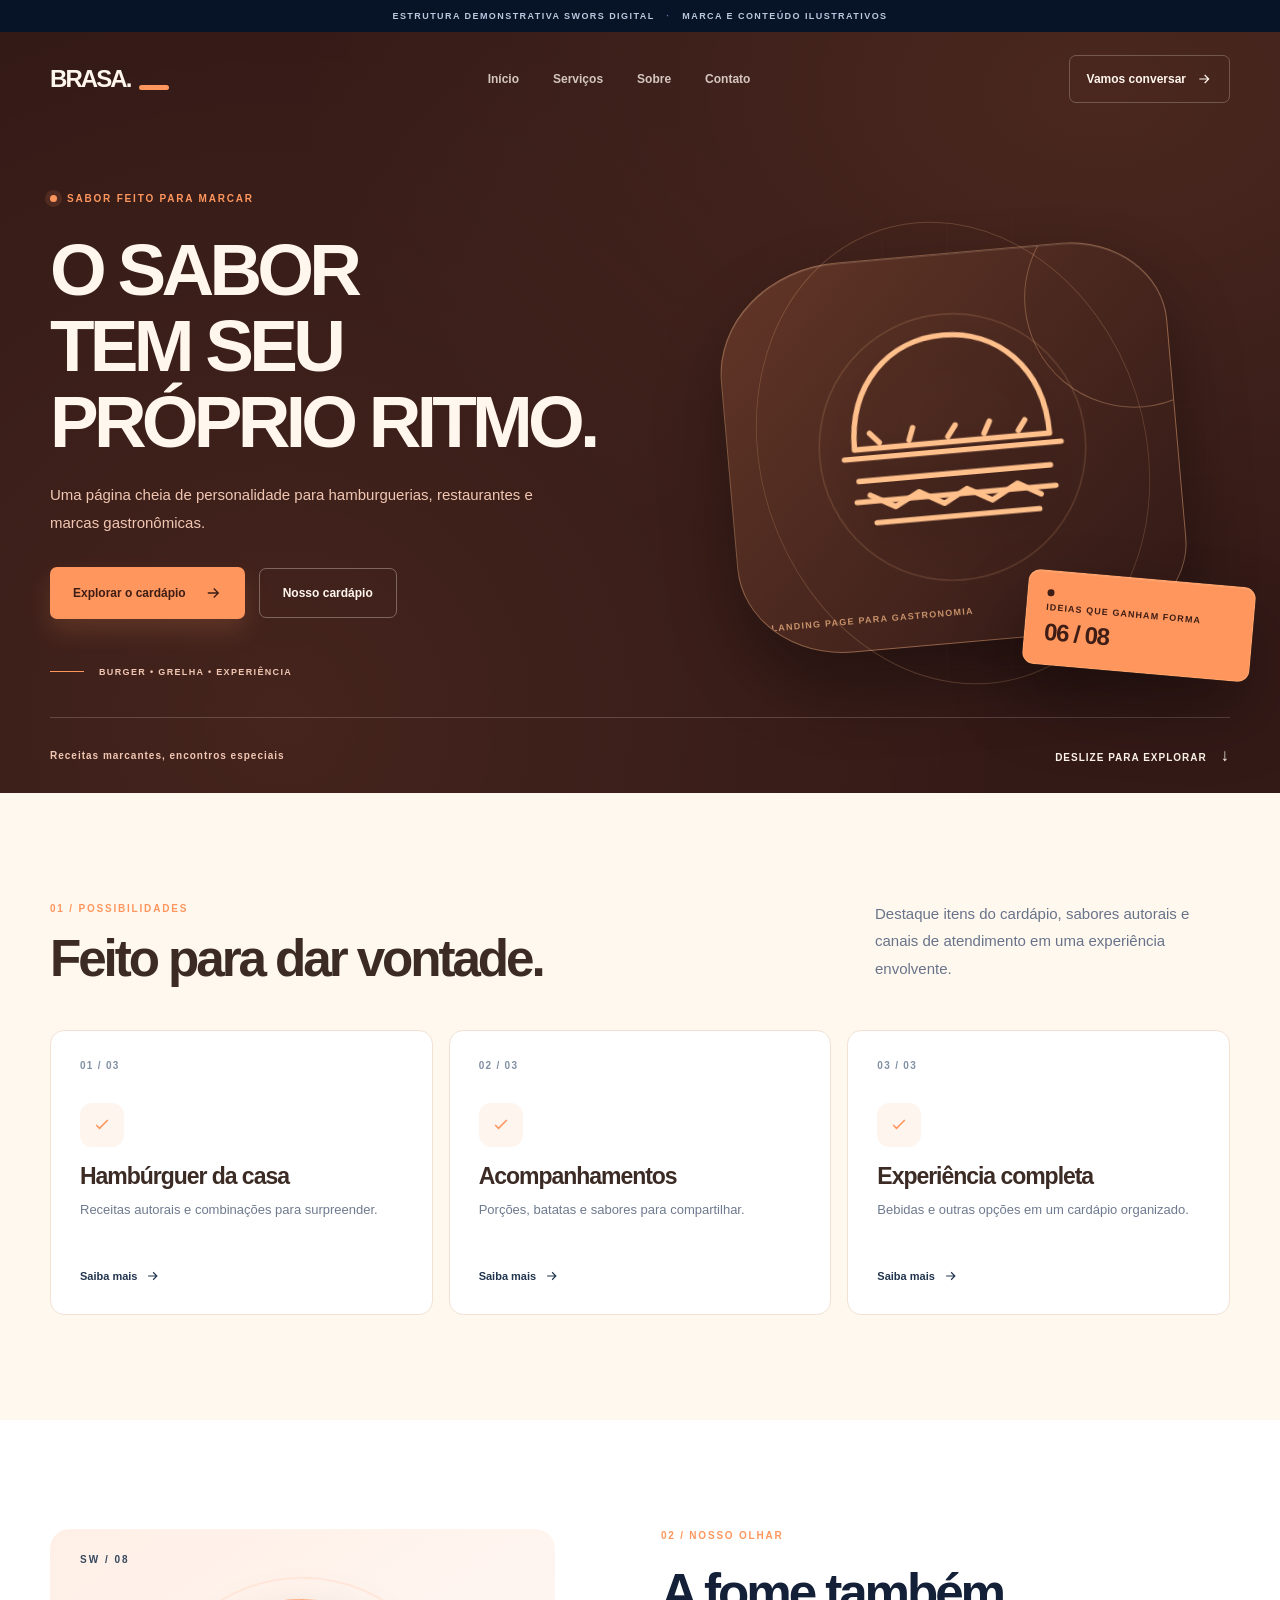
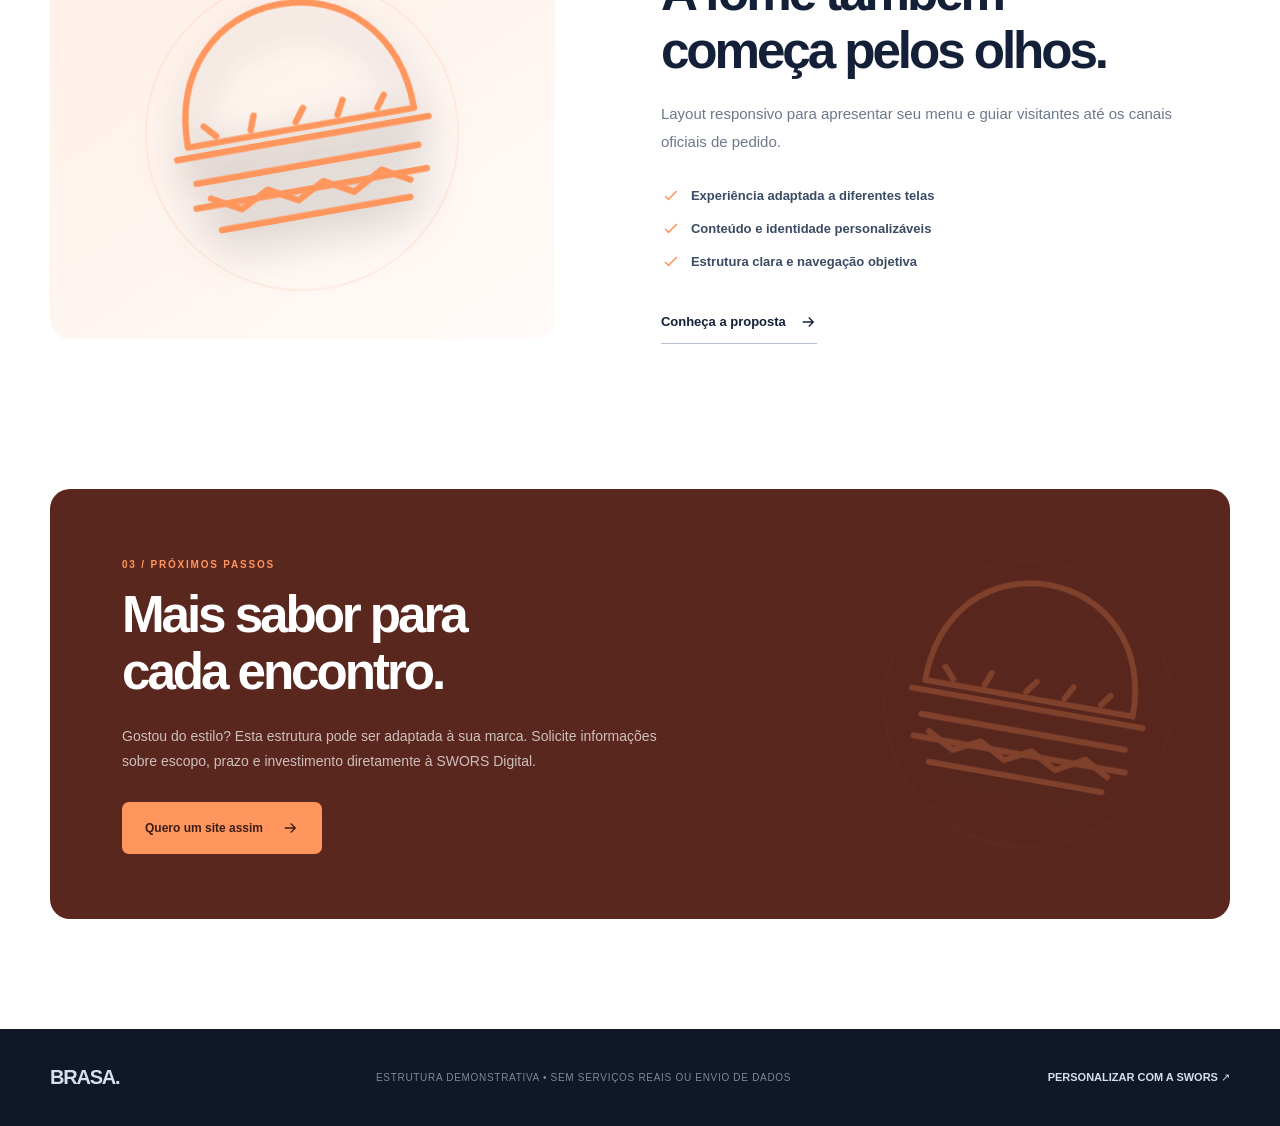
<file: demos/modelos/comida/index.html>
<!doctype html>
<html lang="pt-BR">
  <head>
    <meta charset="utf-8" />
    <meta name="viewport" content="width=device-width, initial-scale=1" />
    <meta name="theme-color" content="#081329" />
    <meta
      name="description"
      content="Modelo demonstrativo Brasa Burger — estrutura personalizável SWORS Digital."
    />
    <title>Brasa Burger — Modelo demonstrativo | SWORS Digital</title>
    <style>
      /* SWORS Digital — demos independentes, responsivas e sem frameworks. */
      :root {
        font-family: Inter, "Segoe UI", Arial, sans-serif;
        font-synthesis: none;
        color: #142038;
        background: #f5f6f9;
        --hero-bg: #0f1b33;
        --hero-ink: #fff;
        --accent: #c9ae7f;
        --accent-text: #151c2a;
        --hero-muted: rgba(255, 255, 255, 0.7);
        --art-color: #eed9b5;
        --panel: #f7f7f7;
        --panel-ink: #111d32;
        --cta-bg: #121e33;
        --cta-ink: #fff;
        --border: #dce1e8;
        --footer-bg: #0f1728;
      }
      *,
      *::before,
      *::after {
        box-sizing: border-box;
      }
      html {
        scroll-behavior: smooth;
        scroll-padding-top: 70px;
      }
      body {
        margin: 0;
        min-width: 320px;
        background: #fff;
      }
      a {
        color: inherit;
        text-decoration: none;
      }
      button {
        font: inherit;
        cursor: pointer;
      }
      a:focus-visible,
      button:focus-visible {
        outline: 3px solid var(--accent);
        outline-offset: 4px;
      }
      svg {
        display: block;
      }
      .shell {
        width: min(1180px, calc(100% - 80px));
        margin-inline: auto;
      }
      .demo-ribbon {
        color: #bac7df;
        background: #071326;
        letter-spacing: 0.16em;
        text-align: center;
        font-size: 9px;
        line-height: 1.6;
        padding: 9px 14px;
        font-weight: 650;
      }
      .demo-ribbon span {
        color: #5a79aa;
        padding: 0 8px;
      }
      .site-head {
        position: absolute;
        z-index: 20;
        left: 0;
        right: 0;
        background: transparent;
      }
      .head-row {
        height: 93px;
        display: flex;
        align-items: center;
        justify-content: space-between;
        gap: 30px;
      }
      .brand {
        color: var(--hero-ink);
        font-size: 24px;
        letter-spacing: -0.08em;
        font-weight: 850;
        line-height: 1;
        white-space: nowrap;
        display: inline-flex;
        align-items: end;
        gap: 9px;
      }
      .brand-rule {
        width: 30px;
        height: 5px;
        background: var(--accent);
        border-radius: 5px;
        margin-bottom: 1px;
      }
      .site-nav {
        display: flex;
        gap: 34px;
        align-items: center;
      }
      .site-nav a {
        color: var(--hero-ink);
        font-size: 12px;
        font-weight: 600;
        opacity: 0.78;
        transition: opacity 0.2s;
      }
      .site-nav a:hover {
        opacity: 1;
      }
      .head-cta {
        display: flex;
        align-items: center;
        gap: 10px;
        border: 1px solid color-mix(in srgb, var(--hero-ink) 24%, transparent);
        padding: 14px 17px;
        color: var(--hero-ink);
        font-weight: 700;
        font-size: 12px;
        border-radius: 7px;
        white-space: nowrap;
      }
      .head-cta svg {
        width: 16px;
      }
      .menu-toggle {
        display: none;
      }
      .hero {
        position: relative;
        background: var(--hero-bg);
        color: var(--hero-ink);
        overflow: hidden;
        padding: 156px 0 27px;
        isolation: isolate;
      }
      .hero:before {
        content: "";
        position: absolute;
        inset: 0;
        background:
          radial-gradient(
            ellipse at 86% 8%,
            color-mix(in srgb, var(--accent) 11%, transparent),
            transparent 52%
          ),
          radial-gradient(
            circle at 22% 90%,
            color-mix(in srgb, var(--accent) 8%, transparent),
            transparent 60%
          );
        z-index: -1;
      }
      .hero-grid {
        display: grid;
        grid-template-columns: 50% 50%;
        gap: 18px;
        min-height: 480px;
        align-items: center;
      }
      .hero-copy {
        padding: 0 0 40px;
        position: relative;
        z-index: 2;
      }
      .eyebrow {
        font-size: 10px;
        line-height: 1.6;
        font-weight: 750;
        letter-spacing: 0.18em;
        color: var(--accent);
        display: inline-flex;
        align-items: center;
        gap: 10px;
        text-transform: uppercase;
      }
      .eyebrow i {
        width: 7px;
        height: 7px;
        border-radius: 100%;
        background: var(--accent);
        box-shadow: 0 0 0 5px color-mix(in srgb, var(--accent) 13%, transparent);
      }
      .hero h1 {
        font-size: clamp(46px, 5.65vw, 86px);
        font-weight: 790;
        letter-spacing: -0.065em;
        line-height: 1.04;
        max-width: 670px;
        margin: 25px 0 22px;
        text-wrap: balance;
      }
      .lead {
        max-width: 490px;
        font-size: 15px;
        line-height: 1.85;
        color: var(--hero-muted);
      }
      .hero-actions {
        display: flex;
        flex-wrap: wrap;
        align-items: center;
        gap: 14px;
        margin-top: 30px;
      }
      .btn {
        display: inline-flex;
        align-items: center;
        justify-content: center;
        gap: 18px;
        font-weight: 750;
        font-size: 12px;
        padding: 17px 23px;
        border-radius: 7px;
        min-height: 50px;
        transition:
          transform 0.22s ease,
          box-shadow 0.22s ease,
          background 0.22s ease;
      }
      .btn svg {
        flex: 0 0 auto;
      }
      .btn:hover {
        transform: translateY(-3px);
      }
      .btn-primary {
        background: var(--accent);
        color: var(--accent-text);
        box-shadow: 0 12px 25px
          color-mix(in srgb, var(--accent) 16%, transparent);
      }
      .btn-secondary {
        border: 1px solid color-mix(in srgb, var(--hero-ink) 32%, transparent);
        color: var(--hero-ink);
      }
      .hero-micro {
        margin-top: 48px;
        display: flex;
        gap: 15px;
        align-items: center;
        color: var(--hero-muted);
        letter-spacing: 0.15em;
        font-size: 9px;
        font-weight: 750;
      }
      .micro-line {
        width: 34px;
        height: 1px;
        background: var(--accent);
      }
      .hero-visual {
        position: relative;
        width: 100%;
        height: 520px;
        display: grid;
        place-items: center;
        perspective: 750px;
      }
      .visual-grid {
        position: absolute;
        inset: 4% 0 6% 5%;
        background:
          linear-gradient(
            transparent 97%,
            color-mix(in srgb, var(--art-color) 14%, transparent) 97%
          ),
          linear-gradient(
            90deg,
            transparent 97%,
            color-mix(in srgb, var(--art-color) 13%, transparent) 97%
          );
        background-size: 65px 65px;
        opacity: 0.45;
        mask-image: radial-gradient(circle, #000, transparent 75%);
      }
      .visual-halo {
        position: absolute;
        width: 390px;
        height: 390px;
        max-width: 88%;
        background: radial-gradient(
          circle,
          color-mix(in srgb, var(--accent) 22%, transparent) 0%,
          transparent 65%
        );
        filter: blur(8px);
      }
      .visual-orbit {
        pointer-events: none;
        border: 1px solid color-mix(in srgb, var(--art-color) 20%, transparent);
        width: 470px;
        height: 470px;
        max-width: 92%;
        position: absolute;
        border-radius: 50%;
        transform: rotate(-18deg) scaleX(0.82);
      }
      .visual-card {
        border: 1px solid color-mix(in srgb, var(--art-color) 35%, transparent);
        box-shadow:
          0 35px 70px #0005,
          inset 0 1px #ffffff20;
      }
      .visual-card-main {
        width: min(450px, 85%);
        min-height: 390px;
        padding: 20px;
        position: relative;
        border-radius: 35px;
        color: var(--art-color);
        background: linear-gradient(
          135deg,
          color-mix(in srgb, var(--accent) 23%, var(--hero-bg)),
          color-mix(in srgb, var(--hero-bg) 95%, #000)
        );
        transform: rotate(-5deg) translateY(-5px);
        overflow: hidden;
      }
      .visual-card-main::before {
        content: "";
        position: absolute;
        width: 220px;
        height: 220px;
        right: -80px;
        top: -50px;
        border: 1px solid currentColor;
        opacity: 0.3;
        border-radius: 50%;
      }
      .art-surface {
        position: relative;
        display: grid;
        place-items: center;
        height: 345px;
      }
      .hero-symbol {
        width: min(290px, 78%);
        max-height: 300px;
        filter: drop-shadow(0 20px 18px #0003);
      }
      .visual-overline {
        position: absolute;
        left: 28px;
        bottom: 25px;
        letter-spacing: 0.14em;
        font-size: 9px;
        font-weight: 750;
        opacity: 0.7;
      }
      .visual-card-small {
        position: absolute;
        right: -5px;
        bottom: 40px;
        width: 228px;
        z-index: 2;
        padding: 18px 19px;
        border-radius: 12px;
        background: var(--accent);
        color: var(--accent-text);
        display: flex;
        flex-direction: column;
        gap: 6px;
        font-size: 9px;
        font-weight: 800;
        letter-spacing: 0.12em;
        transform: rotate(5deg);
      }
      .visual-card-small b {
        font-size: 24px;
        letter-spacing: -0.05em;
        font-weight: 850;
      }
      .visual-small-dot {
        width: 7px;
        height: 7px;
        background: currentColor;
        border-radius: 50%;
      }
      .hero-bottom {
        display: flex;
        justify-content: space-between;
        align-items: center;
        font-size: 10px;
        font-weight: 700;
        letter-spacing: 0.1em;
        padding-top: 28px;
        border-top: 1px solid
          color-mix(in srgb, var(--hero-ink) 19%, transparent);
        color: var(--hero-muted);
      }
      .hero-bottom a {
        white-space: nowrap;
        color: var(--hero-ink);
      }
      .hero-bottom a span {
        font-size: 17px;
        margin-left: 10px;
      }
      .section-block {
        padding: 105px 0;
      }
      .services {
        background: var(--panel);
        color: var(--panel-ink);
      }
      .section-intro {
        display: flex;
        justify-content: space-between;
        gap: 50px;
        align-items: end;
        margin-bottom: 42px;
      }
      .eyebrow-dark {
        color: var(--accent);
      }
      .section-intro h2,
      .about h2,
      .cta-panel h2 {
        font-size: clamp(36px, 4vw, 58px);
        line-height: 1.13;
        letter-spacing: -0.06em;
        font-weight: 770;
        margin: 13px 0 0;
        max-width: 610px;
        text-wrap: balance;
      }
      .section-intro > p {
        color: #68738a;
        font-size: 15px;
        line-height: 1.85;
        max-width: 355px;
        margin: 0 0 5px;
      }
      .service-grid {
        display: grid;
        grid-template-columns: repeat(3, minmax(0, 1fr));
        gap: 16px;
      }
      .service-card {
        min-height: 285px;
        background: #fff;
        padding: 29px;
        border: 1px solid var(--border);
        border-radius: 14px;
        display: flex;
        flex-direction: column;
        transition:
          transform 0.2s,
          border-color 0.2s,
          box-shadow 0.2s;
      }
      .service-card:hover {
        transform: translateY(-6px);
        border-color: var(--accent);
        box-shadow: 0 25px 50px #182b4613;
      }
      .service-number {
        color: #8290a4;
        font-size: 10px;
        letter-spacing: 0.13em;
        font-weight: 750;
      }
      .service-icon {
        margin: 32px 0 8px;
        width: 44px;
        height: 44px;
        display: grid;
        place-items: center;
        color: var(--accent);
        background: color-mix(in srgb, var(--accent) 10%, white);
        border-radius: 12px;
      }
      .service-card h3 {
        font-size: 23px;
        letter-spacing: -0.045em;
        margin: 8px 0;
      }
      .service-card p {
        font-size: 13px;
        line-height: 1.8;
        color: #6e7a8e;
        margin: 0 0 20px;
        flex: 1;
      }
      .service-card a {
        display: inline-flex;
        align-items: center;
        gap: 8px;
        font-size: 11px;
        font-weight: 800;
        color: #21344e;
      }
      .service-card a svg {
        width: 15px;
      }
      .about {
        background: #fff;
      }
      .about-grid {
        display: grid;
        grid-template-columns: 0.94fr 1.06fr;
        align-items: center;
        gap: 9%;
      }
      .about-art {
        position: relative;
        min-height: 410px;
        display: grid;
        place-items: center;
        background: linear-gradient(
          145deg,
          color-mix(in srgb, var(--accent) 15%, white),
          color-mix(in srgb, var(--accent) 4%, white)
        );
        border-radius: 20px;
        overflow: hidden;
      }
      .about-art > span {
        position: absolute;
        top: 25px;
        left: 30px;
        font-weight: 750;
        letter-spacing: 0.2em;
        font-size: 10px;
        color: #34475d;
      }
      .about-shape {
        width: 90%;
        color: var(--accent);
        filter: drop-shadow(0 14px 24px #0002);
        transform: rotate(-10deg);
      }
      .about-shape .hero-symbol {
        width: 100%;
        max-height: 340px;
      }
      .about-content h2 {
        margin-top: 20px;
        max-width: 550px;
      }
      .about-content > p {
        font-size: 15px;
        line-height: 1.9;
        color: #6d788c;
        max-width: 530px;
        margin: 20px 0;
      }
      .about-list {
        padding: 0;
        margin: 29px 0;
        list-style: none;
        display: grid;
        gap: 13px;
      }
      .about-list li {
        display: flex;
        gap: 10px;
        align-items: center;
        font-weight: 600;
        color: #3a4b63;
        font-size: 13px;
      }
      .about-list svg {
        color: var(--accent);
      }
      .text-link {
        display: inline-flex;
        align-items: center;
        gap: 13px;
        font-size: 13px;
        font-weight: 750;
        border-bottom: 1px solid #b7c2d0;
        padding: 12px 0;
      }
      .cta-section {
        background: #fff;
        padding: 40px 0 110px;
      }
      .cta-panel {
        background: var(--cta-bg);
        color: var(--cta-ink);
        border-radius: 20px;
        padding: 65px 72px;
        overflow: hidden;
        display: flex;
        align-items: center;
        justify-content: space-between;
        gap: 40px;
      }
      .cta-panel > div:first-child {
        z-index: 1;
        max-width: 690px;
      }
      .cta-panel h2 {
        max-width: 650px;
      }
      .cta-panel p {
        max-width: 570px;
        line-height: 1.8;
        font-size: 14px;
        opacity: 0.7;
        margin: 23px 0 27px;
      }
      .btn-cta {
        background: var(--accent);
        color: var(--accent-text);
      }
      .cta-art {
        color: var(--accent);
        opacity: 0.24;
        width: 260px;
        flex: 0 0 260px;
        transform: rotate(10deg) scale(1.2);
      }
      .cta-art .hero-symbol {
        width: 100%;
      }
      .footer {
        background: var(--footer-bg);
        color: #d5dff0;
        padding: 37px 0;
      }
      .footer-inner {
        display: flex;
        gap: 20px;
        justify-content: space-between;
        align-items: center;
      }
      .footer b {
        font-size: 20px;
        letter-spacing: -0.06em;
      }
      .footer span {
        font-size: 10px;
        opacity: 0.56;
        letter-spacing: 0.07em;
      }
      .footer a {
        font-size: 11px;
        font-weight: 700;
      }
      /* Oito direções visuais derivadas dos segmentos dos modelos recebidos. */
      body[data-model="advocacia"] {
        --hero-bg: #131925;
        --hero-ink: #fff9ec;
        --accent: #d7b77b;
        --accent-text: #182033;
        --art-color: #e1ccac;
        --panel: #faf7f0;
        --panel-ink: #27252b;
        --cta-bg: #171d2b;
        --border: #e9e2d6;
      }
      body[data-model="advocacia"] h1,
      body[data-model="casamento"] h1 {
        font-family: Georgia, "Times New Roman", serif;
        font-weight: 500;
        letter-spacing: -0.052em;
      }
      body[data-model="assistencia-medica"] {
        --hero-bg: #e7f4ff;
        --hero-ink: #12345b;
        --hero-muted: #58708e;
        --accent: #2876e8;
        --accent-text: #fff;
        --art-color: #357ec5;
        --panel: #f0f7fd;
        --panel-ink: #183a62;
        --cta-bg: #123b68;
        --border: #d9e8f4;
      }
      body[data-model="assistencia-medica"] .site-head {
        background: rgba(255, 255, 255, 0.26);
      }
      body[data-model="assistencia-medica"] .visual-card-main {
        background: linear-gradient(150deg, #fff, #d6edff);
        box-shadow: 0 35px 60px #215a922a;
      }
      body[data-model="assistencia-medica"] .hero h1 {
        font-weight: 770;
      }
      body[data-model="barbearia"] {
        --hero-bg: #15171c;
        --hero-ink: #fff;
        --hero-muted: #d4c9c3;
        --accent: #f39c6b;
        --accent-text: #251514;
        --art-color: #e2b58f;
        --panel: #f5f0e9;
        --panel-ink: #241b19;
        --cta-bg: #1a1617;
        --border: #eadfd5;
      }
      body[data-model="barbearia"] .hero:before {
        background:
          repeating-linear-gradient(
            -50deg,
            transparent,
            transparent 76px,
            #ffffff07 78px,
            transparent 81px
          ),
          radial-gradient(circle at 70% 40%, #73433448, transparent 60%);
      }
      body[data-model="wedding"],
      body[data-model="casamento"] {
        --hero-bg: #fcf3ef;
        --hero-ink: #694452;
        --hero-muted: #936f7f;
        --accent: #c47e92;
        --accent-text: #fff;
        --art-color: #c47e92;
        --panel: #fff9f7;
        --panel-ink: #684958;
        --cta-bg: #754e62;
        --border: #f0dce2;
      }
      body[data-model="casamento"] .hero h1 {
        font-size: clamp(46px, 5vw, 77px);
      }
      body[data-model="casamento"] .visual-card-main {
        background: linear-gradient(140deg, #fffaf7, #f1dfe6);
        box-shadow: 0 25px 70px #8d5d7926;
      }
      body[data-model="ciberseguranca"] {
        --hero-bg: #031f27;
        --hero-ink: #e8fdff;
        --hero-muted: #a9c8d0;
        --accent: #52e1b8;
        --accent-text: #042923;
        --art-color: #56dcc8;
        --panel: #f0f8f7;
        --panel-ink: #12373c;
        --cta-bg: #06353d;
        --border: #cee5e5;
      }
      body[data-model="ciberseguranca"] .hero:before {
        background:
          repeating-linear-gradient(
            90deg,
            #ffffff06 0 1px,
            transparent 1px 70px
          ),
          radial-gradient(circle at 70% 50%, #12a89d34, transparent 60%);
      }
      body[data-model="comida"] {
        --hero-bg: #341a17;
        --hero-ink: #fff6ed;
        --hero-muted: #f1c7b3;
        --accent: #ff965d;
        --accent-text: #3d1d15;
        --art-color: #ffc08b;
        --panel: #fff8ef;
        --panel-ink: #3b2b24;
        --cta-bg: #59271e;
        --border: #f1e2d4;
      }
      body[data-model="comida"] .hero h1 {
        font-weight: 900;
        text-transform: uppercase;
        font-size: clamp(43px, 5.7vw, 84px);
      }
      body[data-model="comida"] .visual-card-main {
        border-radius: 28% 22% 22% 24%;
      }
      body[data-model="construcao"] {
        --hero-bg: #122b4a;
        --hero-ink: #f5faff;
        --hero-muted: #cad9e7;
        --accent: #ff8b39;
        --accent-text: #1d2d3d;
        --art-color: #ffa76c;
        --panel: #f4f7fb;
        --panel-ink: #193451;
        --cta-bg: #143559;
        --border: #d9e2ed;
      }
      body[data-model="construcao"] .visual-grid {
        opacity: 0.9;
      }
      body[data-model="consultoria-fitness"] {
        --hero-bg: #141715;
        --hero-ink: #f6fcf2;
        --hero-muted: #c9d4c5;
        --accent: #bcf14b;
        --accent-text: #1e3013;
        --art-color: #cef77d;
        --panel: #f5f8ef;
        --panel-ink: #1f3221;
        --cta-bg: #1e2e20;
        --border: #dfe7d7;
      }
      body[data-model="consultoria-fitness"] .hero h1 {
        font-weight: 920;
        text-transform: uppercase;
        font-size: clamp(44px, 6vw, 88px);
      }
      body[data-model="consultoria-fitness"] .visual-card-main {
        transform: rotate(6deg) translateY(-5px);
      }
      @media (max-width: 950px) {
        .shell {
          width: min(100% - 46px, 1180px);
        }
        .hero-grid {
          grid-template-columns: 1.1fr 0.9fr;
          min-height: 440px;
        }
        .hero h1 {
          font-size: clamp(43px, 5.8vw, 70px);
        }
        .hero-visual {
          height: 430px;
        }
        .visual-card-main {
          min-height: 325px;
          width: 94%;
        }
        .art-surface {
          height: 276px;
        }
        .visual-card-small {
          width: 180px;
          right: -5px;
          bottom: 17px;
        }
        .site-nav {
          gap: 16px;
        }
        .section-block {
          padding: 78px 0;
        }
        .cta-panel {
          padding: 55px;
        }
      }
      @media (max-width: 700px) {
        html {
          scroll-padding-top: 20px;
        }
        .shell {
          width: calc(100% - 38px);
        }
        .demo-ribbon {
          font-size: 8px;
          letter-spacing: 0.09em;
        }
        .head-row {
          height: 73px;
        }
        .brand {
          font-size: 22px;
        }
        .menu-toggle {
          display: flex;
          width: 42px;
          height: 40px;
          margin-left: auto;
          border: 1px solid color-mix(in srgb, var(--hero-ink) 25%, transparent);
          background: transparent;
          border-radius: 8px;
          align-items: center;
          justify-content: center;
          flex-direction: column;
          gap: 5px;
        }
        .menu-toggle span {
          width: 19px;
          height: 2px;
          background: var(--hero-ink);
          border-radius: 5px;
        }
        .head-cta {
          display: none;
        }
        .site-nav {
          display: none;
          position: absolute;
          top: 74px;
          right: 19px;
          left: 19px;
          flex-direction: column;
          align-items: stretch;
          gap: 0;
          padding: 10px;
          background: var(--hero-bg);
          border: 1px solid color-mix(in srgb, var(--hero-ink) 22%, transparent);
          box-shadow: 0 18px 30px #0002;
          border-radius: 14px;
        }
        .site-nav.open {
          display: flex;
        }
        .site-nav a {
          padding: 13px;
        }
        .hero {
          padding: 125px 0 30px;
        }
        .hero-grid {
          grid-template-columns: 1fr;
          gap: 0;
          min-height: 0;
        }
        .hero-copy {
          padding: 0;
        }
        .hero h1 {
          font-size: clamp(43px, 10vw, 69px);
          max-width: 650px;
        }
        .lead {
          font-size: 14px;
          line-height: 1.8;
        }
        .hero-actions {
          gap: 10px;
        }
        .btn {
          font-size: 11px;
          padding: 15px 17px;
          min-height: 47px;
        }
        .hero-micro {
          margin-top: 29px;
          font-size: 8px;
        }
        .hero-visual {
          height: 375px;
          margin: 10px auto 12px;
          max-width: 470px;
        }
        .visual-card-main {
          width: 74%;
          min-height: 310px;
          padding: 14px;
          border-radius: 23px;
          transform: rotate(-5deg) translateY(0);
        }
        .art-surface {
          height: 275px;
        }
        .visual-card-small {
          right: 0;
          bottom: 23px;
          width: 158px;
          padding: 14px;
          font-size: 8px;
        }
        .visual-card-small b {
          font-size: 18px;
        }
        .hero-bottom {
          gap: 12px;
          align-items: center;
          font-size: 8px;
          line-height: 1.5;
        }
        .hero-bottom a {
          font-size: 8px;
        }
        .section-intro {
          flex-direction: column;
          align-items: start;
          gap: 17px;
        }
        .section-intro > p {
          max-width: 650px;
        }
        .service-grid {
          grid-template-columns: 1fr;
          gap: 12px;
        }
        .service-card {
          min-height: 240px;
        }
        .service-icon {
          margin: 19px 0 8px;
        }
        .about-grid {
          grid-template-columns: 1fr;
          gap: 35px;
        }
        .about-art {
          min-height: 290px;
        }
        .about-shape {
          width: 65%;
        }
        .cta-section {
          padding: 15px 0 70px;
        }
        .cta-panel {
          border-radius: 15px;
          padding: 43px 26px;
        }
        .cta-art {
          display: none;
        }
        .footer-inner {
          flex-direction: column;
          text-align: center;
          align-items: center;
        }
      }
      @media (max-width: 380px) {
        .hero-visual {
          height: 315px;
        }
        .visual-card-main {
          width: 83%;
          min-height: 255px;
        }
        .art-surface {
          height: 228px;
        }
        .visual-card-small {
          width: 145px;
          bottom: 5px;
        }
        .hero-bottom a {
          display: none;
        }
      }
      @media (prefers-reduced-motion: reduce) {
        *,
        *::before,
        *::after {
          scroll-behavior: auto !important;
          transition: none !important;
          animation: none !important;
        }
      }
    </style>
  </head>
  <body data-model="comida">
    <div id="app"></div>
    <noscript>Ative o JavaScript para navegar nesta demonstração.</noscript>
    <script>
      /*
       * SWORS Digital — oito estruturas demonstrativas independentes.
       * Conteúdo fictício; não há serviços, agendamentos, pagamentos ou envio real.
       * Os arquivos podem ser publicados diretamente no GitHub Pages.
       */
      "use strict";

      const CATALOG = [
        {
          slug: "advocacia",
          name: "Almeida & Costa",
          mark: "A&C",
          category: "Institucional",
          segment: "Advocacia",
          theme: "law",
          label: "ADVOCACIA ESTRATÉGICA",
          kicker: "CLAREZA • EXPERIÊNCIA • PROXIMIDADE",
          headline: "Segurança jurídica para decisões importantes.",
          accentWords: "decisões importantes.",
          lead: "Uma apresentação sóbria para escritórios que valorizam confiança, clareza e atendimento próximo.",
          cta: "Conhecer áreas de atuação",
          tag: "Atendimento humano, soluções com critério",
          sectionTitle: "Atuação com profundidade.",
          sectionLead:
            "Uma estrutura pensada para apresentar especialidades, equipe e formas de contato com linguagem objetiva.",
          services: [
            [
              "01",
              "Direito empresarial",
              "Contratos, estruturação e orientação jurídica para empresas.",
            ],
            [
              "02",
              "Direito civil",
              "Apoio em demandas e relações privadas com escuta atenta.",
            ],
            [
              "03",
              "Direito trabalhista",
              "Atendimento consultivo para pessoas e negócios.",
            ],
          ],
          methodTitle: "Compromisso em cada etapa.",
          methodDesc:
            "Organização, transparência e acompanhamento são o ponto de partida de uma experiência jurídica de confiança.",
          promise: "Uma presença digital que transmite credibilidade.",
          ctaEnd: "Converse sobre seu projeto",
          secondary: "Ver especialidades",
          small: "MODELO DE WEBSITE INSTITUCIONAL",
        },
        {
          slug: "assistencia-medica",
          name: "VivaCare",
          mark: "V+",
          category: "Institucional",
          segment: "Saúde e clínicas",
          theme: "health",
          label: "SAÚDE COM PROXIMIDADE",
          kicker: "CUIDADO • ACOLHIMENTO • CLAREZA",
          headline: "Cuidar de você começa com atenção.",
          accentWords: "com atenção.",
          lead: "Uma experiência clara e acolhedora para clínicas e consultórios apresentarem seus serviços.",
          cta: "Conhecer serviços",
          tag: "Saúde com informação acessível",
          sectionTitle: "O cuidado em primeiro lugar.",
          sectionLead:
            "Apresente serviços, especialidades e informações importantes em uma página fácil de navegar.",
          services: [
            [
              "01",
              "Clínica geral",
              "Um espaço para orientar sobre atendimentos e acompanhamento.",
            ],
            [
              "02",
              "Exames e avaliações",
              "Organize serviços, orientações e condições de agendamento.",
            ],
            [
              "03",
              "Saúde preventiva",
              "Comunique programas de prevenção e qualidade de vida.",
            ],
          ],
          methodTitle: "Um atendimento começa com confiança.",
          methodDesc:
            "Navegação simples, textos compreensíveis e chamadas de ação visíveis em diferentes dispositivos.",
          promise: "Saúde é assunto sério. A comunicação também.",
          ctaEnd: "Personalizar este modelo",
          secondary: "Áreas de atendimento",
          small: "MODELO PARA CLÍNICAS E CONSULTÓRIOS",
        },
        {
          slug: "barbearia",
          name: "Barbearia Prime",
          mark: "BP.",
          category: "Landing page",
          segment: "Beleza e estética",
          theme: "barber",
          label: "TRADIÇÃO COM PERSONALIDADE",
          kicker: "CORTE • BARBA • ESTILO",
          headline: "Estilo não se improvisa.",
          accentWords: "não se improvisa.",
          lead: "Uma vitrine de atitude para barbearias que querem destacar serviços, ambiente e personalidade.",
          cta: "Explorar serviços",
          tag: "Uma experiência feita nos detalhes",
          sectionTitle: "Cuidado em cada detalhe.",
          sectionLead:
            "Uma estrutura com presença visual forte, serviços destacados e caminhos simples para contato.",
          services: [
            [
              "01",
              "Corte clássico",
              "Precisão, acabamento e um visual feito para você.",
            ],
            [
              "02",
              "Barba completa",
              "Ritual de cuidado com acabamento profissional.",
            ],
            [
              "03",
              "Combo premium",
              "Corte e barba em uma experiência completa.",
            ],
          ],
          methodTitle: "Seu espaço também merece presença digital.",
          methodDesc:
            "Horários, localização, serviços e galerias podem ser personalizados para o seu negócio.",
          promise: "Onde o estilo encontra o próximo nível.",
          ctaEnd: "Quero personalizar",
          secondary: "Conhecer a barbearia",
          small: "LANDING PAGE PARA BARBEARIAS",
        },
        {
          slug: "casamento",
          name: "Lia & Gabriel",
          mark: "L + G",
          category: "Landing page",
          segment: "Eventos e casamento",
          theme: "wedding",
          label: "UM DIA PARA RECORDAR",
          kicker: "HISTÓRIA • CERIMÔNIA • CELEBRAÇÃO",
          headline: "A nossa história, um novo capítulo.",
          accentWords: "um novo capítulo.",
          lead: "Uma página delicada para reunir informações da celebração, história e mensagens aos convidados.",
          cta: "Conhecer nossa história",
          tag: "O amor mora nos detalhes",
          sectionTitle: "Pequenos momentos. Grandes memórias.",
          sectionLead:
            "Organize as informações da cerimônia em uma experiência leve, elegante e acessível pelo celular.",
          services: [
            [
              "01",
              "Nossa história",
              "Uma área especial para apresentar a trajetória do casal.",
            ],
            [
              "02",
              "A celebração",
              "Local, data, orientações e detalhes do evento.",
            ],
            [
              "03",
              "Informações úteis",
              "Hospedagem, presentes e confirmação — mediante personalização.",
            ],
          ],
          methodTitle: "Cada detalhe tem seu lugar.",
          methodDesc:
            "Estrutura editorial para que cada convidado encontre as informações com facilidade.",
          promise: "Com carinho, para quem faz parte da nossa história.",
          ctaEnd: "Personalizar convite",
          secondary: "Detalhes do dia",
          small: "MODELO DE SITE PARA CASAMENTO",
        },
        {
          slug: "ciberseguranca",
          name: "Sentinel Secure",
          mark: "S//",
          category: "Institucional",
          segment: "Tecnologia e segurança",
          theme: "cyber",
          label: "SEGURANÇA DIGITAL PARA EMPRESAS",
          kicker: "DEFESA • MONITORAMENTO • PREVENÇÃO",
          headline: "Proteção inteligente para o que importa.",
          accentWords: "o que importa.",
          lead: "Um website tecnológico para apresentar soluções de segurança e transmitir confiança.",
          cta: "Explorar soluções",
          tag: "Tecnologia a favor da continuidade",
          sectionTitle: "Segurança por princípio.",
          sectionLead:
            "Estrutura para apresentar serviços, diferenciais e processos de forma organizada e objetiva.",
          services: [
            [
              "01",
              "Análise de riscos",
              "Explique como sua empresa identifica e prioriza riscos.",
            ],
            [
              "02",
              "Proteção de ambientes",
              "Apresente serviços relacionados a redes e aplicações.",
            ],
            [
              "03",
              "Resposta e orientação",
              "Mostre processos de suporte, recomendações e continuidade.",
            ],
          ],
          methodTitle: "Clareza em um universo complexo.",
          methodDesc:
            "Blocos informativos e linguagem acessível para aproximar temas técnicos dos gestores.",
          promise: "Confiança começa com uma boa estratégia.",
          ctaEnd: "Adaptar este modelo",
          secondary: "Conhecer a abordagem",
          small: "MODELO CORPORATIVO DE CIBERSEGURANÇA",
        },
        {
          slug: "comida",
          name: "Brasa Burger",
          mark: "BRASA.",
          category: "Landing page",
          segment: "Gastronomia",
          theme: "food",
          label: "SABOR FEITO PARA MARCAR",
          kicker: "BURGER • GRELHA • EXPERIÊNCIA",
          headline: "O sabor tem seu próprio ritmo.",
          accentWords: "próprio ritmo.",
          lead: "Uma página cheia de personalidade para hamburguerias, restaurantes e marcas gastronômicas.",
          cta: "Explorar o cardápio",
          tag: "Receitas marcantes, encontros especiais",
          sectionTitle: "Feito para dar vontade.",
          sectionLead:
            "Destaque itens do cardápio, sabores autorais e canais de atendimento em uma experiência envolvente.",
          services: [
            [
              "01",
              "Hambúrguer da casa",
              "Receitas autorais e combinações para surpreender.",
            ],
            [
              "02",
              "Acompanhamentos",
              "Porções, batatas e sabores para compartilhar.",
            ],
            [
              "03",
              "Experiência completa",
              "Bebidas e outras opções em um cardápio organizado.",
            ],
          ],
          methodTitle: "A fome também começa pelos olhos.",
          methodDesc:
            "Layout responsivo para apresentar seu menu e guiar visitantes até os canais oficiais de pedido.",
          promise: "Mais sabor para cada encontro.",
          ctaEnd: "Quero um site assim",
          secondary: "Nosso cardápio",
          small: "LANDING PAGE PARA GASTRONOMIA",
        },
        {
          slug: "construcao",
          name: "Vértice Engenharia",
          mark: "V/",
          category: "Institucional",
          segment: "Construção e engenharia",
          theme: "build",
          label: "ENGENHARIA QUE ENTREGA CONFIANÇA",
          kicker: "PLANEJAMENTO • TÉCNICA • EXECUÇÃO",
          headline: "Projetos sólidos. Ideias que permanecem.",
          accentWords: "que permanecem.",
          lead: "Uma apresentação robusta para construtoras e profissionais que querem valorizar projetos e serviços.",
          cta: "Conhecer soluções",
          tag: "Estrutura pensada para transmitir confiança",
          sectionTitle: "Planejar, construir, evoluir.",
          sectionLead:
            "Um website que organiza áreas de atuação, diferenciais e projetos de forma clara.",
          services: [
            [
              "01",
              "Construção residencial",
              "Apresente os tipos de projetos e soluções oferecidos.",
            ],
            [
              "02",
              "Obras comerciais",
              "Organize informações sobre serviços e empreendimentos.",
            ],
            [
              "03",
              "Gestão de obras",
              "Mostre processos, equipe e etapas de execução.",
            ],
          ],
          methodTitle: "Base forte em cada apresentação.",
          methodDesc:
            "Design corporativo com espaço para portfólio fotográfico, cases e informações institucionais.",
          promise: "Cada detalhe reforça sua credibilidade.",
          ctaEnd: "Adaptar para minha empresa",
          secondary: "Áreas de atuação",
          small: "WEBSITE PARA CONSTRUÇÃO CIVIL",
        },
        {
          slug: "consultoria-fitness",
          name: "Forma Studio",
          mark: "FORMA",
          category: "Landing page",
          segment: "Esporte e fitness",
          theme: "fitness",
          label: "RESULTADOS COMEÇAM COM DECISÃO",
          kicker: "FOCO • MOVIMENTO • EVOLUÇÃO",
          headline: "O seu próximo nível começa hoje.",
          accentWords: "começa hoje.",
          lead: "Uma landing page enérgica para consultores, treinadores e profissionais de atividade física.",
          cta: "Explorar programas",
          tag: "Uma jornada possível, um passo por vez",
          sectionTitle: "Evolua com direção.",
          sectionLead:
            "Estrutura para comunicar programas, orientações e diferenciais com objetividade.",
          services: [
            [
              "01",
              "Acompanhamento",
              "Apresente a proposta de orientação e evolução individual.",
            ],
            [
              "02",
              "Treinamento",
              "Organize diferentes modalidades e planos de atuação.",
            ],
            [
              "03",
              "Hábitos saudáveis",
              "Compartilhe princípios de consistência e bem-estar.",
            ],
          ],
          methodTitle: "Uma comunicação que coloca ideias em movimento.",
          methodDesc:
            "Chamadas objetivas e linguagem visual forte para incentivar o visitante a conhecer seus serviços.",
          promise: "Comece com um plano. Cresça com constância.",
          ctaEnd: "Personalizar agora",
          secondary: "Conhecer programas",
          small: "MODELO PARA CONSULTORIA FITNESS",
        },
      ];

      const SVG = {
        law: `<path d="M90 95 160 48 230 95"/><path d="M110 100v112m34-112v112m34-112v112m34-112v112"/><path d="M88 222h145M74 238h172M101 92h118"/><path d="m244 112 28 12-21 50"/><circle cx="247" cy="98" r="10"/>`,
        health: `<path d="M162 68c42-42 112-17 112 43 0 69-112 126-114 128C157 237 46 177 46 111c0-60 72-85 114-43"/><path d="M58 146h64l18-35 30 78 19-43h73"/>`,
        barber: `<circle cx="112" cy="213" r="26"/><circle cx="203" cy="213" r="26"/><path d="M132 192 228 60M185 185 86 60M147 164l27-33"/><path d="M105 50h20M212 50h20"/>`,
        wedding: `<path d="M160 226c-22-11-92-58-92-110 0-45 56-68 92-19 36-49 92-26 92 19 0 52-70 99-92 110Z"/><path d="M58 218c-16-35-25-72-22-103M262 218c16-35 25-72 22-103"/><path d="M48 146q-22-8-21-26M272 146q22-8 21-26"/>`,
        cyber: `<path d="M160 35 270 80v84c0 82-73 120-110 139C123 284 50 246 50 164V80Z"/><path d="m103 163 36 34 77-80"/><path d="M160 33v-20M48 80 22 63M272 80l26-17"/>`,
        food: `<path d="M52 154c0-74 49-118 108-118s108 44 108 118Z"/><path d="M40 164h240M54 189h212M50 212h220M70 236h180"/><path d="m80 148-10-11m43 11 5-13m38 13 9-12m31 12 7-13m31 13 8-11"/><path d="M65 205 92 220l27-14 27 15 26-14 27 15 29-16 25 14"/>`,
        build: `<path d="M62 263V118l69-28v173m0 0V50l82 35v178m0 0V122l47 15v126"/><path d="M79 149h30m-30 30h30m-30 30h30m39-130h47m-47 32h47m-47 32h47m-47 32h47m35-44h15m-15 30h15"/><path d="M39 270h245"/>`,
        fitness: `<path d="M80 112v99m24-124v149m113-149v149m24-124v99M105 163h111"/><path d="M53 118h26v87H53zM240 118h27v87h-27zM105 94h23v141h-23zM193 94h23v141h-23z"/>`,
      };

      function graphic(key) {
        const artKeys = {
          advocacia: "law",
          "assistencia-medica": "health",
          barbearia: "barber",
          casamento: "wedding",
          ciberseguranca: "cyber",
          comida: "food",
          construcao: "build",
          "consultoria-fitness": "fitness",
        };
        const path = SVG[artKeys[key]] || SVG.build;
        return `<svg class="hero-symbol" viewBox="0 0 320 320" fill="none" stroke="currentColor" stroke-width="6" stroke-linecap="round" stroke-linejoin="round" aria-hidden="true"><circle cx="160" cy="160" r="147" stroke-width="1.5" stroke-opacity=".18"/>${path}</svg>`;
      }

      function iconArrow() {
        return `<svg viewBox="0 0 24 24" width="18" height="18" fill="none" stroke="currentColor" stroke-width="1.8" aria-hidden="true"><path d="M5 12h14M13 6l6 6-6 6"/></svg>`;
      }

      function iconCheck() {
        return `<svg viewBox="0 0 24 24" width="20" height="20" fill="none" stroke="currentColor" stroke-width="1.9" aria-hidden="true"><path d="m5 12 4 4L19 6"/></svg>`;
      }

      function serviceCard([number, title, desc]) {
        return `<article class="service-card"><span class="service-number">${number} / 03</span><div class="service-icon">${iconCheck()}</div><h3>${title}</h3><p>${desc}</p><a href="#contato" aria-label="Conhecer mais sobre ${title}">Saiba mais ${iconArrow()}</a></article>`;
      }

      function buildPage(data) {
        const position = String(
          CATALOG.findIndex((item) => item.slug === data.slug) + 1,
        ).padStart(2, "0");
        const contact = `../../../contato?modelo=${encodeURIComponent(data.slug)}`;
        const art = graphic(data.slug);
        return `
    <div class="demo-ribbon" role="note">ESTRUTURA DEMONSTRATIVA SWORS DIGITAL <span>·</span> MARCA E CONTEÚDO ILUSTRATIVOS</div>
    <header class="site-head" id="inicio">
      <div class="shell head-row">
        <a class="brand" href="#inicio" aria-label="${data.name}, início">${data.mark}<span class="brand-rule"></span></a>
        <button class="menu-toggle" type="button" aria-label="Abrir menu" aria-expanded="false" aria-controls="demo-nav"><span></span><span></span><span></span></button>
        <nav id="demo-nav" class="site-nav" aria-label="Navegação principal">
          <a href="#inicio">Início</a><a href="#servicos">Serviços</a><a href="#sobre">Sobre</a><a href="#contato">Contato</a>
        </nav>
        <a class="head-cta" href="#contato">Vamos conversar ${iconArrow()}</a>
      </div>
    </header>
    <main>
      <section class="hero" aria-labelledby="hero-title">
        <div class="shell hero-grid">
          <div class="hero-copy">
            <span class="eyebrow"><i></i>${data.label}</span>
            <h1 id="hero-title">${data.headline}</h1>
            <p class="lead">${data.lead}</p>
            <div class="hero-actions"><a class="btn btn-primary" href="#servicos">${data.cta} ${iconArrow()}</a><a class="btn btn-secondary" href="#sobre">${data.secondary}</a></div>
            <div class="hero-micro"><span class="micro-line"></span>${data.kicker}</div>
          </div>
          <div class="hero-visual" aria-hidden="true">
            <div class="visual-grid"></div><div class="visual-halo"></div><div class="visual-card visual-card-main"><div class="art-surface">${art}</div><span class="visual-overline">${data.small}</span></div>
            <div class="visual-card visual-card-small"><span class="visual-small-dot"></span><span>IDEIAS QUE GANHAM FORMA</span><b>${position} / 08</b></div>
            <div class="visual-orbit"></div>
          </div>
        </div>
        <div class="hero-bottom shell"><span>${data.tag}</span><a href="#servicos">DESLIZE PARA EXPLORAR <span aria-hidden="true">↓</span></a></div>
      </section>
      <section class="services section-block" id="servicos" aria-labelledby="services-title">
        <div class="shell">
          <div class="section-intro"><div><span class="eyebrow eyebrow-dark">01 / POSSIBILIDADES</span><h2 id="services-title">${data.sectionTitle}</h2></div><p>${data.sectionLead}</p></div>
          <div class="service-grid">${data.services.map(serviceCard).join("")}</div>
        </div>
      </section>
      <section class="about section-block" id="sobre" aria-labelledby="about-title"><div class="shell about-grid">
        <div class="about-art"><span>SW / 08</span><div class="about-shape">${art}</div></div>
        <div class="about-content"><span class="eyebrow">02 / NOSSO OLHAR</span><h2 id="about-title">${data.methodTitle}</h2><p>${data.methodDesc}</p><ul class="about-list"><li>${iconCheck()} Experiência adaptada a diferentes telas</li><li>${iconCheck()} Conteúdo e identidade personalizáveis</li><li>${iconCheck()} Estrutura clara e navegação objetiva</li></ul><a href="#contato" class="text-link">Conheça a proposta ${iconArrow()}</a></div>
      </div></section>
      <section class="cta-section" id="contato"><div class="shell cta-panel"><div><span class="eyebrow">03 / PRÓXIMOS PASSOS</span><h2>${data.promise}</h2><p>Gostou do estilo? Esta estrutura pode ser adaptada à sua marca. Solicite informações sobre escopo, prazo e investimento diretamente à SWORS Digital.</p><a class="btn btn-cta" href="${contact}" target="_blank" rel="noopener noreferrer">${data.ctaEnd} ${iconArrow()}</a></div><div class="cta-art" aria-hidden="true">${art}</div></div></section>
    </main>
    <footer class="footer"><div class="shell footer-inner"><b>${data.mark}</b><span>ESTRUTURA DEMONSTRATIVA • SEM SERVIÇOS REAIS OU ENVIO DE DADOS</span><a href="${contact}" target="_blank" rel="noopener noreferrer">PERSONALIZAR COM A SWORS ↗</a></div></footer>
  `;
      }

      const active = CATALOG.find(
        (item) => item.slug === document.body.dataset.model,
      );
      const target = document.getElementById("app");
      if (active && target) {
        target.innerHTML = buildPage(active);
        document.title = `${active.name} — Modelo demonstrativo | SWORS Digital`;
        const toggle = document.querySelector(".menu-toggle");
        const nav = document.querySelector("#demo-nav");
        toggle?.addEventListener("click", () => {
          const open = toggle.getAttribute("aria-expanded") !== "true";
          toggle.setAttribute("aria-expanded", String(open));
          toggle.setAttribute(
            "aria-label",
            open ? "Fechar menu" : "Abrir menu",
          );
          nav?.classList.toggle("open", open);
        });
        nav?.querySelectorAll("a").forEach((link) =>
          link.addEventListener("click", () => {
            nav.classList.remove("open");
            toggle?.setAttribute("aria-expanded", "false");
            toggle?.setAttribute("aria-label", "Abrir menu");
          }),
        );
      } else if (target) {
        target.innerHTML = "<p>Modelo não encontrado.</p>";
      }
    </script>
  </body>
</html>
</file>
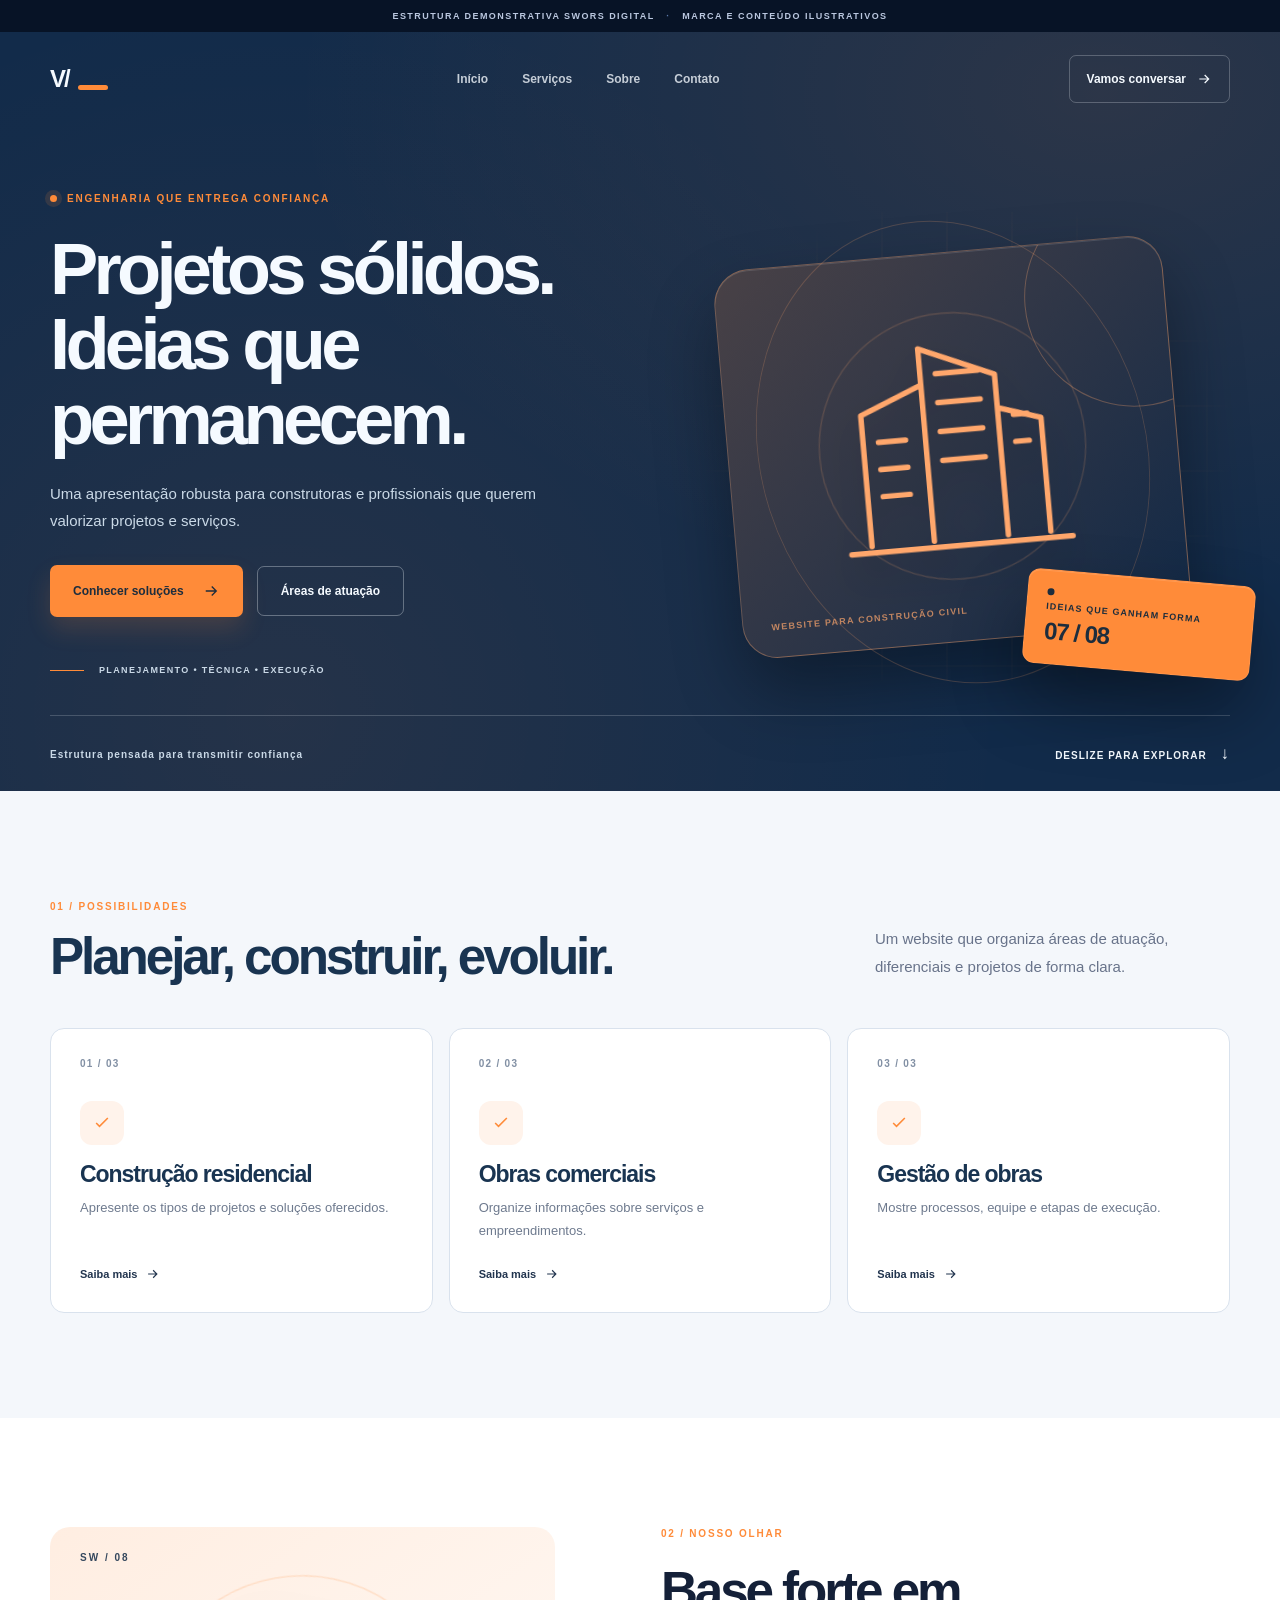
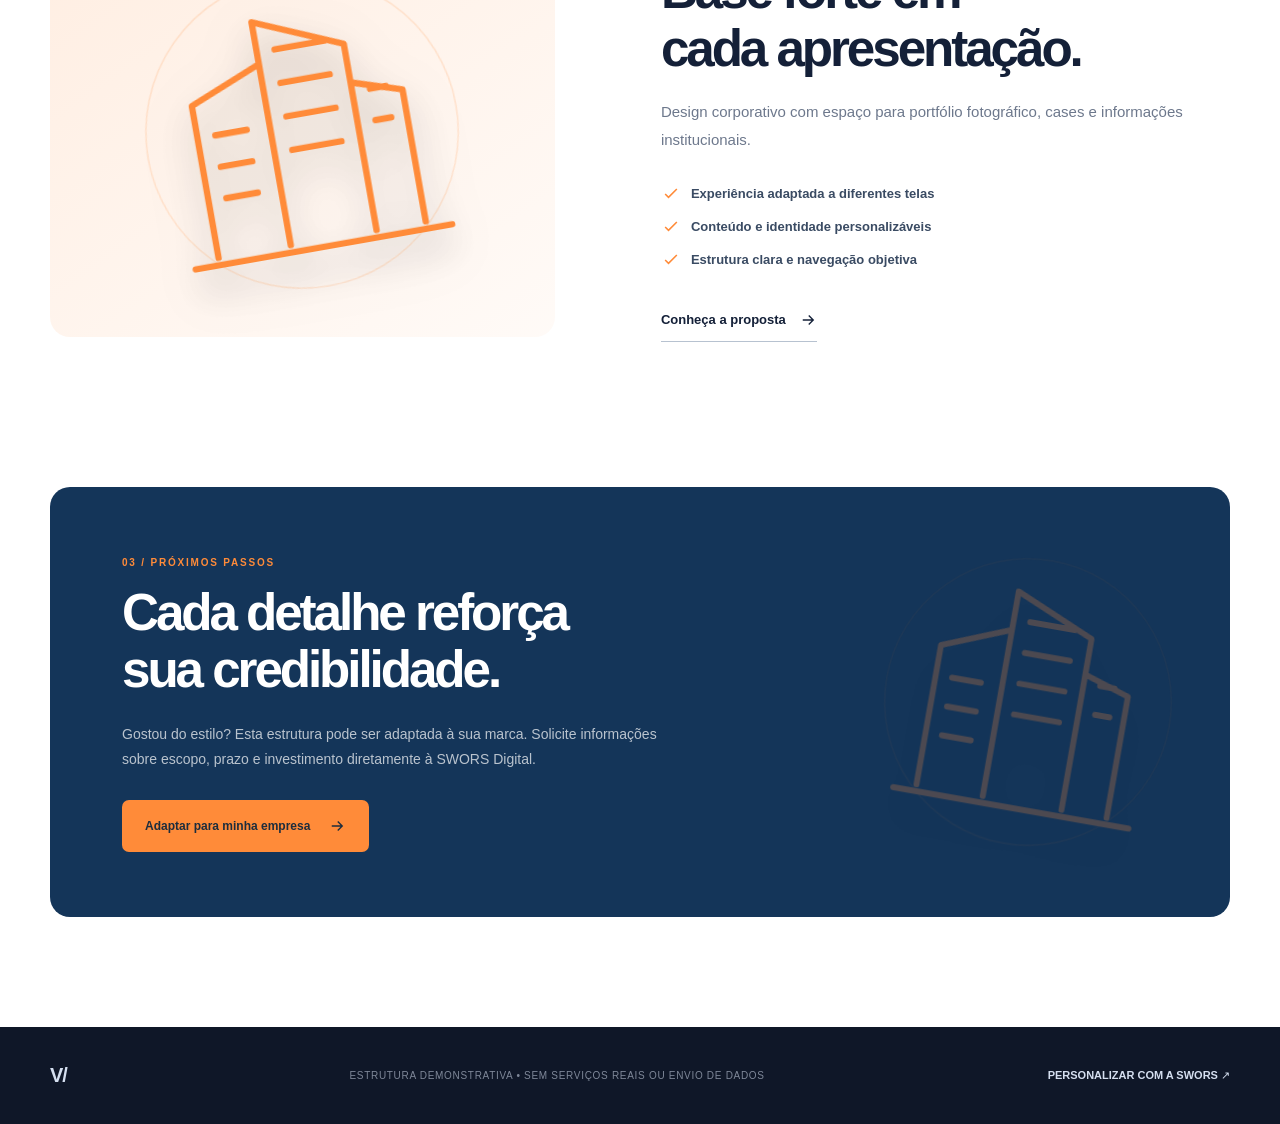
<file: demos/modelos/construcao/index.html>
<!doctype html>
<html lang="pt-BR">
  <head>
    <meta charset="utf-8" />
    <meta name="viewport" content="width=device-width, initial-scale=1" />
    <meta name="theme-color" content="#081329" />
    <meta
      name="description"
      content="Modelo demonstrativo Vértice Engenharia — estrutura personalizável SWORS Digital."
    />
    <title>Vértice Engenharia — Modelo demonstrativo | SWORS Digital</title>
    <style>
      /* SWORS Digital — demos independentes, responsivas e sem frameworks. */
      :root {
        font-family: Inter, "Segoe UI", Arial, sans-serif;
        font-synthesis: none;
        color: #142038;
        background: #f5f6f9;
        --hero-bg: #0f1b33;
        --hero-ink: #fff;
        --accent: #c9ae7f;
        --accent-text: #151c2a;
        --hero-muted: rgba(255, 255, 255, 0.7);
        --art-color: #eed9b5;
        --panel: #f7f7f7;
        --panel-ink: #111d32;
        --cta-bg: #121e33;
        --cta-ink: #fff;
        --border: #dce1e8;
        --footer-bg: #0f1728;
      }
      *,
      *::before,
      *::after {
        box-sizing: border-box;
      }
      html {
        scroll-behavior: smooth;
        scroll-padding-top: 70px;
      }
      body {
        margin: 0;
        min-width: 320px;
        background: #fff;
      }
      a {
        color: inherit;
        text-decoration: none;
      }
      button {
        font: inherit;
        cursor: pointer;
      }
      a:focus-visible,
      button:focus-visible {
        outline: 3px solid var(--accent);
        outline-offset: 4px;
      }
      svg {
        display: block;
      }
      .shell {
        width: min(1180px, calc(100% - 80px));
        margin-inline: auto;
      }
      .demo-ribbon {
        color: #bac7df;
        background: #071326;
        letter-spacing: 0.16em;
        text-align: center;
        font-size: 9px;
        line-height: 1.6;
        padding: 9px 14px;
        font-weight: 650;
      }
      .demo-ribbon span {
        color: #5a79aa;
        padding: 0 8px;
      }
      .site-head {
        position: absolute;
        z-index: 20;
        left: 0;
        right: 0;
        background: transparent;
      }
      .head-row {
        height: 93px;
        display: flex;
        align-items: center;
        justify-content: space-between;
        gap: 30px;
      }
      .brand {
        color: var(--hero-ink);
        font-size: 24px;
        letter-spacing: -0.08em;
        font-weight: 850;
        line-height: 1;
        white-space: nowrap;
        display: inline-flex;
        align-items: end;
        gap: 9px;
      }
      .brand-rule {
        width: 30px;
        height: 5px;
        background: var(--accent);
        border-radius: 5px;
        margin-bottom: 1px;
      }
      .site-nav {
        display: flex;
        gap: 34px;
        align-items: center;
      }
      .site-nav a {
        color: var(--hero-ink);
        font-size: 12px;
        font-weight: 600;
        opacity: 0.78;
        transition: opacity 0.2s;
      }
      .site-nav a:hover {
        opacity: 1;
      }
      .head-cta {
        display: flex;
        align-items: center;
        gap: 10px;
        border: 1px solid color-mix(in srgb, var(--hero-ink) 24%, transparent);
        padding: 14px 17px;
        color: var(--hero-ink);
        font-weight: 700;
        font-size: 12px;
        border-radius: 7px;
        white-space: nowrap;
      }
      .head-cta svg {
        width: 16px;
      }
      .menu-toggle {
        display: none;
      }
      .hero {
        position: relative;
        background: var(--hero-bg);
        color: var(--hero-ink);
        overflow: hidden;
        padding: 156px 0 27px;
        isolation: isolate;
      }
      .hero:before {
        content: "";
        position: absolute;
        inset: 0;
        background:
          radial-gradient(
            ellipse at 86% 8%,
            color-mix(in srgb, var(--accent) 11%, transparent),
            transparent 52%
          ),
          radial-gradient(
            circle at 22% 90%,
            color-mix(in srgb, var(--accent) 8%, transparent),
            transparent 60%
          );
        z-index: -1;
      }
      .hero-grid {
        display: grid;
        grid-template-columns: 50% 50%;
        gap: 18px;
        min-height: 480px;
        align-items: center;
      }
      .hero-copy {
        padding: 0 0 40px;
        position: relative;
        z-index: 2;
      }
      .eyebrow {
        font-size: 10px;
        line-height: 1.6;
        font-weight: 750;
        letter-spacing: 0.18em;
        color: var(--accent);
        display: inline-flex;
        align-items: center;
        gap: 10px;
        text-transform: uppercase;
      }
      .eyebrow i {
        width: 7px;
        height: 7px;
        border-radius: 100%;
        background: var(--accent);
        box-shadow: 0 0 0 5px color-mix(in srgb, var(--accent) 13%, transparent);
      }
      .hero h1 {
        font-size: clamp(46px, 5.65vw, 86px);
        font-weight: 790;
        letter-spacing: -0.065em;
        line-height: 1.04;
        max-width: 670px;
        margin: 25px 0 22px;
        text-wrap: balance;
      }
      .lead {
        max-width: 490px;
        font-size: 15px;
        line-height: 1.85;
        color: var(--hero-muted);
      }
      .hero-actions {
        display: flex;
        flex-wrap: wrap;
        align-items: center;
        gap: 14px;
        margin-top: 30px;
      }
      .btn {
        display: inline-flex;
        align-items: center;
        justify-content: center;
        gap: 18px;
        font-weight: 750;
        font-size: 12px;
        padding: 17px 23px;
        border-radius: 7px;
        min-height: 50px;
        transition:
          transform 0.22s ease,
          box-shadow 0.22s ease,
          background 0.22s ease;
      }
      .btn svg {
        flex: 0 0 auto;
      }
      .btn:hover {
        transform: translateY(-3px);
      }
      .btn-primary {
        background: var(--accent);
        color: var(--accent-text);
        box-shadow: 0 12px 25px
          color-mix(in srgb, var(--accent) 16%, transparent);
      }
      .btn-secondary {
        border: 1px solid color-mix(in srgb, var(--hero-ink) 32%, transparent);
        color: var(--hero-ink);
      }
      .hero-micro {
        margin-top: 48px;
        display: flex;
        gap: 15px;
        align-items: center;
        color: var(--hero-muted);
        letter-spacing: 0.15em;
        font-size: 9px;
        font-weight: 750;
      }
      .micro-line {
        width: 34px;
        height: 1px;
        background: var(--accent);
      }
      .hero-visual {
        position: relative;
        width: 100%;
        height: 520px;
        display: grid;
        place-items: center;
        perspective: 750px;
      }
      .visual-grid {
        position: absolute;
        inset: 4% 0 6% 5%;
        background:
          linear-gradient(
            transparent 97%,
            color-mix(in srgb, var(--art-color) 14%, transparent) 97%
          ),
          linear-gradient(
            90deg,
            transparent 97%,
            color-mix(in srgb, var(--art-color) 13%, transparent) 97%
          );
        background-size: 65px 65px;
        opacity: 0.45;
        mask-image: radial-gradient(circle, #000, transparent 75%);
      }
      .visual-halo {
        position: absolute;
        width: 390px;
        height: 390px;
        max-width: 88%;
        background: radial-gradient(
          circle,
          color-mix(in srgb, var(--accent) 22%, transparent) 0%,
          transparent 65%
        );
        filter: blur(8px);
      }
      .visual-orbit {
        pointer-events: none;
        border: 1px solid color-mix(in srgb, var(--art-color) 20%, transparent);
        width: 470px;
        height: 470px;
        max-width: 92%;
        position: absolute;
        border-radius: 50%;
        transform: rotate(-18deg) scaleX(0.82);
      }
      .visual-card {
        border: 1px solid color-mix(in srgb, var(--art-color) 35%, transparent);
        box-shadow:
          0 35px 70px #0005,
          inset 0 1px #ffffff20;
      }
      .visual-card-main {
        width: min(450px, 85%);
        min-height: 390px;
        padding: 20px;
        position: relative;
        border-radius: 35px;
        color: var(--art-color);
        background: linear-gradient(
          135deg,
          color-mix(in srgb, var(--accent) 23%, var(--hero-bg)),
          color-mix(in srgb, var(--hero-bg) 95%, #000)
        );
        transform: rotate(-5deg) translateY(-5px);
        overflow: hidden;
      }
      .visual-card-main::before {
        content: "";
        position: absolute;
        width: 220px;
        height: 220px;
        right: -80px;
        top: -50px;
        border: 1px solid currentColor;
        opacity: 0.3;
        border-radius: 50%;
      }
      .art-surface {
        position: relative;
        display: grid;
        place-items: center;
        height: 345px;
      }
      .hero-symbol {
        width: min(290px, 78%);
        max-height: 300px;
        filter: drop-shadow(0 20px 18px #0003);
      }
      .visual-overline {
        position: absolute;
        left: 28px;
        bottom: 25px;
        letter-spacing: 0.14em;
        font-size: 9px;
        font-weight: 750;
        opacity: 0.7;
      }
      .visual-card-small {
        position: absolute;
        right: -5px;
        bottom: 40px;
        width: 228px;
        z-index: 2;
        padding: 18px 19px;
        border-radius: 12px;
        background: var(--accent);
        color: var(--accent-text);
        display: flex;
        flex-direction: column;
        gap: 6px;
        font-size: 9px;
        font-weight: 800;
        letter-spacing: 0.12em;
        transform: rotate(5deg);
      }
      .visual-card-small b {
        font-size: 24px;
        letter-spacing: -0.05em;
        font-weight: 850;
      }
      .visual-small-dot {
        width: 7px;
        height: 7px;
        background: currentColor;
        border-radius: 50%;
      }
      .hero-bottom {
        display: flex;
        justify-content: space-between;
        align-items: center;
        font-size: 10px;
        font-weight: 700;
        letter-spacing: 0.1em;
        padding-top: 28px;
        border-top: 1px solid
          color-mix(in srgb, var(--hero-ink) 19%, transparent);
        color: var(--hero-muted);
      }
      .hero-bottom a {
        white-space: nowrap;
        color: var(--hero-ink);
      }
      .hero-bottom a span {
        font-size: 17px;
        margin-left: 10px;
      }
      .section-block {
        padding: 105px 0;
      }
      .services {
        background: var(--panel);
        color: var(--panel-ink);
      }
      .section-intro {
        display: flex;
        justify-content: space-between;
        gap: 50px;
        align-items: end;
        margin-bottom: 42px;
      }
      .eyebrow-dark {
        color: var(--accent);
      }
      .section-intro h2,
      .about h2,
      .cta-panel h2 {
        font-size: clamp(36px, 4vw, 58px);
        line-height: 1.13;
        letter-spacing: -0.06em;
        font-weight: 770;
        margin: 13px 0 0;
        max-width: 610px;
        text-wrap: balance;
      }
      .section-intro > p {
        color: #68738a;
        font-size: 15px;
        line-height: 1.85;
        max-width: 355px;
        margin: 0 0 5px;
      }
      .service-grid {
        display: grid;
        grid-template-columns: repeat(3, minmax(0, 1fr));
        gap: 16px;
      }
      .service-card {
        min-height: 285px;
        background: #fff;
        padding: 29px;
        border: 1px solid var(--border);
        border-radius: 14px;
        display: flex;
        flex-direction: column;
        transition:
          transform 0.2s,
          border-color 0.2s,
          box-shadow 0.2s;
      }
      .service-card:hover {
        transform: translateY(-6px);
        border-color: var(--accent);
        box-shadow: 0 25px 50px #182b4613;
      }
      .service-number {
        color: #8290a4;
        font-size: 10px;
        letter-spacing: 0.13em;
        font-weight: 750;
      }
      .service-icon {
        margin: 32px 0 8px;
        width: 44px;
        height: 44px;
        display: grid;
        place-items: center;
        color: var(--accent);
        background: color-mix(in srgb, var(--accent) 10%, white);
        border-radius: 12px;
      }
      .service-card h3 {
        font-size: 23px;
        letter-spacing: -0.045em;
        margin: 8px 0;
      }
      .service-card p {
        font-size: 13px;
        line-height: 1.8;
        color: #6e7a8e;
        margin: 0 0 20px;
        flex: 1;
      }
      .service-card a {
        display: inline-flex;
        align-items: center;
        gap: 8px;
        font-size: 11px;
        font-weight: 800;
        color: #21344e;
      }
      .service-card a svg {
        width: 15px;
      }
      .about {
        background: #fff;
      }
      .about-grid {
        display: grid;
        grid-template-columns: 0.94fr 1.06fr;
        align-items: center;
        gap: 9%;
      }
      .about-art {
        position: relative;
        min-height: 410px;
        display: grid;
        place-items: center;
        background: linear-gradient(
          145deg,
          color-mix(in srgb, var(--accent) 15%, white),
          color-mix(in srgb, var(--accent) 4%, white)
        );
        border-radius: 20px;
        overflow: hidden;
      }
      .about-art > span {
        position: absolute;
        top: 25px;
        left: 30px;
        font-weight: 750;
        letter-spacing: 0.2em;
        font-size: 10px;
        color: #34475d;
      }
      .about-shape {
        width: 90%;
        color: var(--accent);
        filter: drop-shadow(0 14px 24px #0002);
        transform: rotate(-10deg);
      }
      .about-shape .hero-symbol {
        width: 100%;
        max-height: 340px;
      }
      .about-content h2 {
        margin-top: 20px;
        max-width: 550px;
      }
      .about-content > p {
        font-size: 15px;
        line-height: 1.9;
        color: #6d788c;
        max-width: 530px;
        margin: 20px 0;
      }
      .about-list {
        padding: 0;
        margin: 29px 0;
        list-style: none;
        display: grid;
        gap: 13px;
      }
      .about-list li {
        display: flex;
        gap: 10px;
        align-items: center;
        font-weight: 600;
        color: #3a4b63;
        font-size: 13px;
      }
      .about-list svg {
        color: var(--accent);
      }
      .text-link {
        display: inline-flex;
        align-items: center;
        gap: 13px;
        font-size: 13px;
        font-weight: 750;
        border-bottom: 1px solid #b7c2d0;
        padding: 12px 0;
      }
      .cta-section {
        background: #fff;
        padding: 40px 0 110px;
      }
      .cta-panel {
        background: var(--cta-bg);
        color: var(--cta-ink);
        border-radius: 20px;
        padding: 65px 72px;
        overflow: hidden;
        display: flex;
        align-items: center;
        justify-content: space-between;
        gap: 40px;
      }
      .cta-panel > div:first-child {
        z-index: 1;
        max-width: 690px;
      }
      .cta-panel h2 {
        max-width: 650px;
      }
      .cta-panel p {
        max-width: 570px;
        line-height: 1.8;
        font-size: 14px;
        opacity: 0.7;
        margin: 23px 0 27px;
      }
      .btn-cta {
        background: var(--accent);
        color: var(--accent-text);
      }
      .cta-art {
        color: var(--accent);
        opacity: 0.24;
        width: 260px;
        flex: 0 0 260px;
        transform: rotate(10deg) scale(1.2);
      }
      .cta-art .hero-symbol {
        width: 100%;
      }
      .footer {
        background: var(--footer-bg);
        color: #d5dff0;
        padding: 37px 0;
      }
      .footer-inner {
        display: flex;
        gap: 20px;
        justify-content: space-between;
        align-items: center;
      }
      .footer b {
        font-size: 20px;
        letter-spacing: -0.06em;
      }
      .footer span {
        font-size: 10px;
        opacity: 0.56;
        letter-spacing: 0.07em;
      }
      .footer a {
        font-size: 11px;
        font-weight: 700;
      }
      /* Oito direções visuais derivadas dos segmentos dos modelos recebidos. */
      body[data-model="advocacia"] {
        --hero-bg: #131925;
        --hero-ink: #fff9ec;
        --accent: #d7b77b;
        --accent-text: #182033;
        --art-color: #e1ccac;
        --panel: #faf7f0;
        --panel-ink: #27252b;
        --cta-bg: #171d2b;
        --border: #e9e2d6;
      }
      body[data-model="advocacia"] h1,
      body[data-model="casamento"] h1 {
        font-family: Georgia, "Times New Roman", serif;
        font-weight: 500;
        letter-spacing: -0.052em;
      }
      body[data-model="assistencia-medica"] {
        --hero-bg: #e7f4ff;
        --hero-ink: #12345b;
        --hero-muted: #58708e;
        --accent: #2876e8;
        --accent-text: #fff;
        --art-color: #357ec5;
        --panel: #f0f7fd;
        --panel-ink: #183a62;
        --cta-bg: #123b68;
        --border: #d9e8f4;
      }
      body[data-model="assistencia-medica"] .site-head {
        background: rgba(255, 255, 255, 0.26);
      }
      body[data-model="assistencia-medica"] .visual-card-main {
        background: linear-gradient(150deg, #fff, #d6edff);
        box-shadow: 0 35px 60px #215a922a;
      }
      body[data-model="assistencia-medica"] .hero h1 {
        font-weight: 770;
      }
      body[data-model="barbearia"] {
        --hero-bg: #15171c;
        --hero-ink: #fff;
        --hero-muted: #d4c9c3;
        --accent: #f39c6b;
        --accent-text: #251514;
        --art-color: #e2b58f;
        --panel: #f5f0e9;
        --panel-ink: #241b19;
        --cta-bg: #1a1617;
        --border: #eadfd5;
      }
      body[data-model="barbearia"] .hero:before {
        background:
          repeating-linear-gradient(
            -50deg,
            transparent,
            transparent 76px,
            #ffffff07 78px,
            transparent 81px
          ),
          radial-gradient(circle at 70% 40%, #73433448, transparent 60%);
      }
      body[data-model="wedding"],
      body[data-model="casamento"] {
        --hero-bg: #fcf3ef;
        --hero-ink: #694452;
        --hero-muted: #936f7f;
        --accent: #c47e92;
        --accent-text: #fff;
        --art-color: #c47e92;
        --panel: #fff9f7;
        --panel-ink: #684958;
        --cta-bg: #754e62;
        --border: #f0dce2;
      }
      body[data-model="casamento"] .hero h1 {
        font-size: clamp(46px, 5vw, 77px);
      }
      body[data-model="casamento"] .visual-card-main {
        background: linear-gradient(140deg, #fffaf7, #f1dfe6);
        box-shadow: 0 25px 70px #8d5d7926;
      }
      body[data-model="ciberseguranca"] {
        --hero-bg: #031f27;
        --hero-ink: #e8fdff;
        --hero-muted: #a9c8d0;
        --accent: #52e1b8;
        --accent-text: #042923;
        --art-color: #56dcc8;
        --panel: #f0f8f7;
        --panel-ink: #12373c;
        --cta-bg: #06353d;
        --border: #cee5e5;
      }
      body[data-model="ciberseguranca"] .hero:before {
        background:
          repeating-linear-gradient(
            90deg,
            #ffffff06 0 1px,
            transparent 1px 70px
          ),
          radial-gradient(circle at 70% 50%, #12a89d34, transparent 60%);
      }
      body[data-model="comida"] {
        --hero-bg: #341a17;
        --hero-ink: #fff6ed;
        --hero-muted: #f1c7b3;
        --accent: #ff965d;
        --accent-text: #3d1d15;
        --art-color: #ffc08b;
        --panel: #fff8ef;
        --panel-ink: #3b2b24;
        --cta-bg: #59271e;
        --border: #f1e2d4;
      }
      body[data-model="comida"] .hero h1 {
        font-weight: 900;
        text-transform: uppercase;
        font-size: clamp(43px, 5.7vw, 84px);
      }
      body[data-model="comida"] .visual-card-main {
        border-radius: 28% 22% 22% 24%;
      }
      body[data-model="construcao"] {
        --hero-bg: #122b4a;
        --hero-ink: #f5faff;
        --hero-muted: #cad9e7;
        --accent: #ff8b39;
        --accent-text: #1d2d3d;
        --art-color: #ffa76c;
        --panel: #f4f7fb;
        --panel-ink: #193451;
        --cta-bg: #143559;
        --border: #d9e2ed;
      }
      body[data-model="construcao"] .visual-grid {
        opacity: 0.9;
      }
      body[data-model="consultoria-fitness"] {
        --hero-bg: #141715;
        --hero-ink: #f6fcf2;
        --hero-muted: #c9d4c5;
        --accent: #bcf14b;
        --accent-text: #1e3013;
        --art-color: #cef77d;
        --panel: #f5f8ef;
        --panel-ink: #1f3221;
        --cta-bg: #1e2e20;
        --border: #dfe7d7;
      }
      body[data-model="consultoria-fitness"] .hero h1 {
        font-weight: 920;
        text-transform: uppercase;
        font-size: clamp(44px, 6vw, 88px);
      }
      body[data-model="consultoria-fitness"] .visual-card-main {
        transform: rotate(6deg) translateY(-5px);
      }
      @media (max-width: 950px) {
        .shell {
          width: min(100% - 46px, 1180px);
        }
        .hero-grid {
          grid-template-columns: 1.1fr 0.9fr;
          min-height: 440px;
        }
        .hero h1 {
          font-size: clamp(43px, 5.8vw, 70px);
        }
        .hero-visual {
          height: 430px;
        }
        .visual-card-main {
          min-height: 325px;
          width: 94%;
        }
        .art-surface {
          height: 276px;
        }
        .visual-card-small {
          width: 180px;
          right: -5px;
          bottom: 17px;
        }
        .site-nav {
          gap: 16px;
        }
        .section-block {
          padding: 78px 0;
        }
        .cta-panel {
          padding: 55px;
        }
      }
      @media (max-width: 700px) {
        html {
          scroll-padding-top: 20px;
        }
        .shell {
          width: calc(100% - 38px);
        }
        .demo-ribbon {
          font-size: 8px;
          letter-spacing: 0.09em;
        }
        .head-row {
          height: 73px;
        }
        .brand {
          font-size: 22px;
        }
        .menu-toggle {
          display: flex;
          width: 42px;
          height: 40px;
          margin-left: auto;
          border: 1px solid color-mix(in srgb, var(--hero-ink) 25%, transparent);
          background: transparent;
          border-radius: 8px;
          align-items: center;
          justify-content: center;
          flex-direction: column;
          gap: 5px;
        }
        .menu-toggle span {
          width: 19px;
          height: 2px;
          background: var(--hero-ink);
          border-radius: 5px;
        }
        .head-cta {
          display: none;
        }
        .site-nav {
          display: none;
          position: absolute;
          top: 74px;
          right: 19px;
          left: 19px;
          flex-direction: column;
          align-items: stretch;
          gap: 0;
          padding: 10px;
          background: var(--hero-bg);
          border: 1px solid color-mix(in srgb, var(--hero-ink) 22%, transparent);
          box-shadow: 0 18px 30px #0002;
          border-radius: 14px;
        }
        .site-nav.open {
          display: flex;
        }
        .site-nav a {
          padding: 13px;
        }
        .hero {
          padding: 125px 0 30px;
        }
        .hero-grid {
          grid-template-columns: 1fr;
          gap: 0;
          min-height: 0;
        }
        .hero-copy {
          padding: 0;
        }
        .hero h1 {
          font-size: clamp(43px, 10vw, 69px);
          max-width: 650px;
        }
        .lead {
          font-size: 14px;
          line-height: 1.8;
        }
        .hero-actions {
          gap: 10px;
        }
        .btn {
          font-size: 11px;
          padding: 15px 17px;
          min-height: 47px;
        }
        .hero-micro {
          margin-top: 29px;
          font-size: 8px;
        }
        .hero-visual {
          height: 375px;
          margin: 10px auto 12px;
          max-width: 470px;
        }
        .visual-card-main {
          width: 74%;
          min-height: 310px;
          padding: 14px;
          border-radius: 23px;
          transform: rotate(-5deg) translateY(0);
        }
        .art-surface {
          height: 275px;
        }
        .visual-card-small {
          right: 0;
          bottom: 23px;
          width: 158px;
          padding: 14px;
          font-size: 8px;
        }
        .visual-card-small b {
          font-size: 18px;
        }
        .hero-bottom {
          gap: 12px;
          align-items: center;
          font-size: 8px;
          line-height: 1.5;
        }
        .hero-bottom a {
          font-size: 8px;
        }
        .section-intro {
          flex-direction: column;
          align-items: start;
          gap: 17px;
        }
        .section-intro > p {
          max-width: 650px;
        }
        .service-grid {
          grid-template-columns: 1fr;
          gap: 12px;
        }
        .service-card {
          min-height: 240px;
        }
        .service-icon {
          margin: 19px 0 8px;
        }
        .about-grid {
          grid-template-columns: 1fr;
          gap: 35px;
        }
        .about-art {
          min-height: 290px;
        }
        .about-shape {
          width: 65%;
        }
        .cta-section {
          padding: 15px 0 70px;
        }
        .cta-panel {
          border-radius: 15px;
          padding: 43px 26px;
        }
        .cta-art {
          display: none;
        }
        .footer-inner {
          flex-direction: column;
          text-align: center;
          align-items: center;
        }
      }
      @media (max-width: 380px) {
        .hero-visual {
          height: 315px;
        }
        .visual-card-main {
          width: 83%;
          min-height: 255px;
        }
        .art-surface {
          height: 228px;
        }
        .visual-card-small {
          width: 145px;
          bottom: 5px;
        }
        .hero-bottom a {
          display: none;
        }
      }
      @media (prefers-reduced-motion: reduce) {
        *,
        *::before,
        *::after {
          scroll-behavior: auto !important;
          transition: none !important;
          animation: none !important;
        }
      }
    </style>
  </head>
  <body data-model="construcao">
    <div id="app"></div>
    <noscript>Ative o JavaScript para navegar nesta demonstração.</noscript>
    <script>
      /*
       * SWORS Digital — oito estruturas demonstrativas independentes.
       * Conteúdo fictício; não há serviços, agendamentos, pagamentos ou envio real.
       * Os arquivos podem ser publicados diretamente no GitHub Pages.
       */
      "use strict";

      const CATALOG = [
        {
          slug: "advocacia",
          name: "Almeida & Costa",
          mark: "A&C",
          category: "Institucional",
          segment: "Advocacia",
          theme: "law",
          label: "ADVOCACIA ESTRATÉGICA",
          kicker: "CLAREZA • EXPERIÊNCIA • PROXIMIDADE",
          headline: "Segurança jurídica para decisões importantes.",
          accentWords: "decisões importantes.",
          lead: "Uma apresentação sóbria para escritórios que valorizam confiança, clareza e atendimento próximo.",
          cta: "Conhecer áreas de atuação",
          tag: "Atendimento humano, soluções com critério",
          sectionTitle: "Atuação com profundidade.",
          sectionLead:
            "Uma estrutura pensada para apresentar especialidades, equipe e formas de contato com linguagem objetiva.",
          services: [
            [
              "01",
              "Direito empresarial",
              "Contratos, estruturação e orientação jurídica para empresas.",
            ],
            [
              "02",
              "Direito civil",
              "Apoio em demandas e relações privadas com escuta atenta.",
            ],
            [
              "03",
              "Direito trabalhista",
              "Atendimento consultivo para pessoas e negócios.",
            ],
          ],
          methodTitle: "Compromisso em cada etapa.",
          methodDesc:
            "Organização, transparência e acompanhamento são o ponto de partida de uma experiência jurídica de confiança.",
          promise: "Uma presença digital que transmite credibilidade.",
          ctaEnd: "Converse sobre seu projeto",
          secondary: "Ver especialidades",
          small: "MODELO DE WEBSITE INSTITUCIONAL",
        },
        {
          slug: "assistencia-medica",
          name: "VivaCare",
          mark: "V+",
          category: "Institucional",
          segment: "Saúde e clínicas",
          theme: "health",
          label: "SAÚDE COM PROXIMIDADE",
          kicker: "CUIDADO • ACOLHIMENTO • CLAREZA",
          headline: "Cuidar de você começa com atenção.",
          accentWords: "com atenção.",
          lead: "Uma experiência clara e acolhedora para clínicas e consultórios apresentarem seus serviços.",
          cta: "Conhecer serviços",
          tag: "Saúde com informação acessível",
          sectionTitle: "O cuidado em primeiro lugar.",
          sectionLead:
            "Apresente serviços, especialidades e informações importantes em uma página fácil de navegar.",
          services: [
            [
              "01",
              "Clínica geral",
              "Um espaço para orientar sobre atendimentos e acompanhamento.",
            ],
            [
              "02",
              "Exames e avaliações",
              "Organize serviços, orientações e condições de agendamento.",
            ],
            [
              "03",
              "Saúde preventiva",
              "Comunique programas de prevenção e qualidade de vida.",
            ],
          ],
          methodTitle: "Um atendimento começa com confiança.",
          methodDesc:
            "Navegação simples, textos compreensíveis e chamadas de ação visíveis em diferentes dispositivos.",
          promise: "Saúde é assunto sério. A comunicação também.",
          ctaEnd: "Personalizar este modelo",
          secondary: "Áreas de atendimento",
          small: "MODELO PARA CLÍNICAS E CONSULTÓRIOS",
        },
        {
          slug: "barbearia",
          name: "Barbearia Prime",
          mark: "BP.",
          category: "Landing page",
          segment: "Beleza e estética",
          theme: "barber",
          label: "TRADIÇÃO COM PERSONALIDADE",
          kicker: "CORTE • BARBA • ESTILO",
          headline: "Estilo não se improvisa.",
          accentWords: "não se improvisa.",
          lead: "Uma vitrine de atitude para barbearias que querem destacar serviços, ambiente e personalidade.",
          cta: "Explorar serviços",
          tag: "Uma experiência feita nos detalhes",
          sectionTitle: "Cuidado em cada detalhe.",
          sectionLead:
            "Uma estrutura com presença visual forte, serviços destacados e caminhos simples para contato.",
          services: [
            [
              "01",
              "Corte clássico",
              "Precisão, acabamento e um visual feito para você.",
            ],
            [
              "02",
              "Barba completa",
              "Ritual de cuidado com acabamento profissional.",
            ],
            [
              "03",
              "Combo premium",
              "Corte e barba em uma experiência completa.",
            ],
          ],
          methodTitle: "Seu espaço também merece presença digital.",
          methodDesc:
            "Horários, localização, serviços e galerias podem ser personalizados para o seu negócio.",
          promise: "Onde o estilo encontra o próximo nível.",
          ctaEnd: "Quero personalizar",
          secondary: "Conhecer a barbearia",
          small: "LANDING PAGE PARA BARBEARIAS",
        },
        {
          slug: "casamento",
          name: "Lia & Gabriel",
          mark: "L + G",
          category: "Landing page",
          segment: "Eventos e casamento",
          theme: "wedding",
          label: "UM DIA PARA RECORDAR",
          kicker: "HISTÓRIA • CERIMÔNIA • CELEBRAÇÃO",
          headline: "A nossa história, um novo capítulo.",
          accentWords: "um novo capítulo.",
          lead: "Uma página delicada para reunir informações da celebração, história e mensagens aos convidados.",
          cta: "Conhecer nossa história",
          tag: "O amor mora nos detalhes",
          sectionTitle: "Pequenos momentos. Grandes memórias.",
          sectionLead:
            "Organize as informações da cerimônia em uma experiência leve, elegante e acessível pelo celular.",
          services: [
            [
              "01",
              "Nossa história",
              "Uma área especial para apresentar a trajetória do casal.",
            ],
            [
              "02",
              "A celebração",
              "Local, data, orientações e detalhes do evento.",
            ],
            [
              "03",
              "Informações úteis",
              "Hospedagem, presentes e confirmação — mediante personalização.",
            ],
          ],
          methodTitle: "Cada detalhe tem seu lugar.",
          methodDesc:
            "Estrutura editorial para que cada convidado encontre as informações com facilidade.",
          promise: "Com carinho, para quem faz parte da nossa história.",
          ctaEnd: "Personalizar convite",
          secondary: "Detalhes do dia",
          small: "MODELO DE SITE PARA CASAMENTO",
        },
        {
          slug: "ciberseguranca",
          name: "Sentinel Secure",
          mark: "S//",
          category: "Institucional",
          segment: "Tecnologia e segurança",
          theme: "cyber",
          label: "SEGURANÇA DIGITAL PARA EMPRESAS",
          kicker: "DEFESA • MONITORAMENTO • PREVENÇÃO",
          headline: "Proteção inteligente para o que importa.",
          accentWords: "o que importa.",
          lead: "Um website tecnológico para apresentar soluções de segurança e transmitir confiança.",
          cta: "Explorar soluções",
          tag: "Tecnologia a favor da continuidade",
          sectionTitle: "Segurança por princípio.",
          sectionLead:
            "Estrutura para apresentar serviços, diferenciais e processos de forma organizada e objetiva.",
          services: [
            [
              "01",
              "Análise de riscos",
              "Explique como sua empresa identifica e prioriza riscos.",
            ],
            [
              "02",
              "Proteção de ambientes",
              "Apresente serviços relacionados a redes e aplicações.",
            ],
            [
              "03",
              "Resposta e orientação",
              "Mostre processos de suporte, recomendações e continuidade.",
            ],
          ],
          methodTitle: "Clareza em um universo complexo.",
          methodDesc:
            "Blocos informativos e linguagem acessível para aproximar temas técnicos dos gestores.",
          promise: "Confiança começa com uma boa estratégia.",
          ctaEnd: "Adaptar este modelo",
          secondary: "Conhecer a abordagem",
          small: "MODELO CORPORATIVO DE CIBERSEGURANÇA",
        },
        {
          slug: "comida",
          name: "Brasa Burger",
          mark: "BRASA.",
          category: "Landing page",
          segment: "Gastronomia",
          theme: "food",
          label: "SABOR FEITO PARA MARCAR",
          kicker: "BURGER • GRELHA • EXPERIÊNCIA",
          headline: "O sabor tem seu próprio ritmo.",
          accentWords: "próprio ritmo.",
          lead: "Uma página cheia de personalidade para hamburguerias, restaurantes e marcas gastronômicas.",
          cta: "Explorar o cardápio",
          tag: "Receitas marcantes, encontros especiais",
          sectionTitle: "Feito para dar vontade.",
          sectionLead:
            "Destaque itens do cardápio, sabores autorais e canais de atendimento em uma experiência envolvente.",
          services: [
            [
              "01",
              "Hambúrguer da casa",
              "Receitas autorais e combinações para surpreender.",
            ],
            [
              "02",
              "Acompanhamentos",
              "Porções, batatas e sabores para compartilhar.",
            ],
            [
              "03",
              "Experiência completa",
              "Bebidas e outras opções em um cardápio organizado.",
            ],
          ],
          methodTitle: "A fome também começa pelos olhos.",
          methodDesc:
            "Layout responsivo para apresentar seu menu e guiar visitantes até os canais oficiais de pedido.",
          promise: "Mais sabor para cada encontro.",
          ctaEnd: "Quero um site assim",
          secondary: "Nosso cardápio",
          small: "LANDING PAGE PARA GASTRONOMIA",
        },
        {
          slug: "construcao",
          name: "Vértice Engenharia",
          mark: "V/",
          category: "Institucional",
          segment: "Construção e engenharia",
          theme: "build",
          label: "ENGENHARIA QUE ENTREGA CONFIANÇA",
          kicker: "PLANEJAMENTO • TÉCNICA • EXECUÇÃO",
          headline: "Projetos sólidos. Ideias que permanecem.",
          accentWords: "que permanecem.",
          lead: "Uma apresentação robusta para construtoras e profissionais que querem valorizar projetos e serviços.",
          cta: "Conhecer soluções",
          tag: "Estrutura pensada para transmitir confiança",
          sectionTitle: "Planejar, construir, evoluir.",
          sectionLead:
            "Um website que organiza áreas de atuação, diferenciais e projetos de forma clara.",
          services: [
            [
              "01",
              "Construção residencial",
              "Apresente os tipos de projetos e soluções oferecidos.",
            ],
            [
              "02",
              "Obras comerciais",
              "Organize informações sobre serviços e empreendimentos.",
            ],
            [
              "03",
              "Gestão de obras",
              "Mostre processos, equipe e etapas de execução.",
            ],
          ],
          methodTitle: "Base forte em cada apresentação.",
          methodDesc:
            "Design corporativo com espaço para portfólio fotográfico, cases e informações institucionais.",
          promise: "Cada detalhe reforça sua credibilidade.",
          ctaEnd: "Adaptar para minha empresa",
          secondary: "Áreas de atuação",
          small: "WEBSITE PARA CONSTRUÇÃO CIVIL",
        },
        {
          slug: "consultoria-fitness",
          name: "Forma Studio",
          mark: "FORMA",
          category: "Landing page",
          segment: "Esporte e fitness",
          theme: "fitness",
          label: "RESULTADOS COMEÇAM COM DECISÃO",
          kicker: "FOCO • MOVIMENTO • EVOLUÇÃO",
          headline: "O seu próximo nível começa hoje.",
          accentWords: "começa hoje.",
          lead: "Uma landing page enérgica para consultores, treinadores e profissionais de atividade física.",
          cta: "Explorar programas",
          tag: "Uma jornada possível, um passo por vez",
          sectionTitle: "Evolua com direção.",
          sectionLead:
            "Estrutura para comunicar programas, orientações e diferenciais com objetividade.",
          services: [
            [
              "01",
              "Acompanhamento",
              "Apresente a proposta de orientação e evolução individual.",
            ],
            [
              "02",
              "Treinamento",
              "Organize diferentes modalidades e planos de atuação.",
            ],
            [
              "03",
              "Hábitos saudáveis",
              "Compartilhe princípios de consistência e bem-estar.",
            ],
          ],
          methodTitle: "Uma comunicação que coloca ideias em movimento.",
          methodDesc:
            "Chamadas objetivas e linguagem visual forte para incentivar o visitante a conhecer seus serviços.",
          promise: "Comece com um plano. Cresça com constância.",
          ctaEnd: "Personalizar agora",
          secondary: "Conhecer programas",
          small: "MODELO PARA CONSULTORIA FITNESS",
        },
      ];

      const SVG = {
        law: `<path d="M90 95 160 48 230 95"/><path d="M110 100v112m34-112v112m34-112v112m34-112v112"/><path d="M88 222h145M74 238h172M101 92h118"/><path d="m244 112 28 12-21 50"/><circle cx="247" cy="98" r="10"/>`,
        health: `<path d="M162 68c42-42 112-17 112 43 0 69-112 126-114 128C157 237 46 177 46 111c0-60 72-85 114-43"/><path d="M58 146h64l18-35 30 78 19-43h73"/>`,
        barber: `<circle cx="112" cy="213" r="26"/><circle cx="203" cy="213" r="26"/><path d="M132 192 228 60M185 185 86 60M147 164l27-33"/><path d="M105 50h20M212 50h20"/>`,
        wedding: `<path d="M160 226c-22-11-92-58-92-110 0-45 56-68 92-19 36-49 92-26 92 19 0 52-70 99-92 110Z"/><path d="M58 218c-16-35-25-72-22-103M262 218c16-35 25-72 22-103"/><path d="M48 146q-22-8-21-26M272 146q22-8 21-26"/>`,
        cyber: `<path d="M160 35 270 80v84c0 82-73 120-110 139C123 284 50 246 50 164V80Z"/><path d="m103 163 36 34 77-80"/><path d="M160 33v-20M48 80 22 63M272 80l26-17"/>`,
        food: `<path d="M52 154c0-74 49-118 108-118s108 44 108 118Z"/><path d="M40 164h240M54 189h212M50 212h220M70 236h180"/><path d="m80 148-10-11m43 11 5-13m38 13 9-12m31 12 7-13m31 13 8-11"/><path d="M65 205 92 220l27-14 27 15 26-14 27 15 29-16 25 14"/>`,
        build: `<path d="M62 263V118l69-28v173m0 0V50l82 35v178m0 0V122l47 15v126"/><path d="M79 149h30m-30 30h30m-30 30h30m39-130h47m-47 32h47m-47 32h47m-47 32h47m35-44h15m-15 30h15"/><path d="M39 270h245"/>`,
        fitness: `<path d="M80 112v99m24-124v149m113-149v149m24-124v99M105 163h111"/><path d="M53 118h26v87H53zM240 118h27v87h-27zM105 94h23v141h-23zM193 94h23v141h-23z"/>`,
      };

      function graphic(key) {
        const artKeys = {
          advocacia: "law",
          "assistencia-medica": "health",
          barbearia: "barber",
          casamento: "wedding",
          ciberseguranca: "cyber",
          comida: "food",
          construcao: "build",
          "consultoria-fitness": "fitness",
        };
        const path = SVG[artKeys[key]] || SVG.build;
        return `<svg class="hero-symbol" viewBox="0 0 320 320" fill="none" stroke="currentColor" stroke-width="6" stroke-linecap="round" stroke-linejoin="round" aria-hidden="true"><circle cx="160" cy="160" r="147" stroke-width="1.5" stroke-opacity=".18"/>${path}</svg>`;
      }

      function iconArrow() {
        return `<svg viewBox="0 0 24 24" width="18" height="18" fill="none" stroke="currentColor" stroke-width="1.8" aria-hidden="true"><path d="M5 12h14M13 6l6 6-6 6"/></svg>`;
      }

      function iconCheck() {
        return `<svg viewBox="0 0 24 24" width="20" height="20" fill="none" stroke="currentColor" stroke-width="1.9" aria-hidden="true"><path d="m5 12 4 4L19 6"/></svg>`;
      }

      function serviceCard([number, title, desc]) {
        return `<article class="service-card"><span class="service-number">${number} / 03</span><div class="service-icon">${iconCheck()}</div><h3>${title}</h3><p>${desc}</p><a href="#contato" aria-label="Conhecer mais sobre ${title}">Saiba mais ${iconArrow()}</a></article>`;
      }

      function buildPage(data) {
        const position = String(
          CATALOG.findIndex((item) => item.slug === data.slug) + 1,
        ).padStart(2, "0");
        const contact = `../../../contato?modelo=${encodeURIComponent(data.slug)}`;
        const art = graphic(data.slug);
        return `
    <div class="demo-ribbon" role="note">ESTRUTURA DEMONSTRATIVA SWORS DIGITAL <span>·</span> MARCA E CONTEÚDO ILUSTRATIVOS</div>
    <header class="site-head" id="inicio">
      <div class="shell head-row">
        <a class="brand" href="#inicio" aria-label="${data.name}, início">${data.mark}<span class="brand-rule"></span></a>
        <button class="menu-toggle" type="button" aria-label="Abrir menu" aria-expanded="false" aria-controls="demo-nav"><span></span><span></span><span></span></button>
        <nav id="demo-nav" class="site-nav" aria-label="Navegação principal">
          <a href="#inicio">Início</a><a href="#servicos">Serviços</a><a href="#sobre">Sobre</a><a href="#contato">Contato</a>
        </nav>
        <a class="head-cta" href="#contato">Vamos conversar ${iconArrow()}</a>
      </div>
    </header>
    <main>
      <section class="hero" aria-labelledby="hero-title">
        <div class="shell hero-grid">
          <div class="hero-copy">
            <span class="eyebrow"><i></i>${data.label}</span>
            <h1 id="hero-title">${data.headline}</h1>
            <p class="lead">${data.lead}</p>
            <div class="hero-actions"><a class="btn btn-primary" href="#servicos">${data.cta} ${iconArrow()}</a><a class="btn btn-secondary" href="#sobre">${data.secondary}</a></div>
            <div class="hero-micro"><span class="micro-line"></span>${data.kicker}</div>
          </div>
          <div class="hero-visual" aria-hidden="true">
            <div class="visual-grid"></div><div class="visual-halo"></div><div class="visual-card visual-card-main"><div class="art-surface">${art}</div><span class="visual-overline">${data.small}</span></div>
            <div class="visual-card visual-card-small"><span class="visual-small-dot"></span><span>IDEIAS QUE GANHAM FORMA</span><b>${position} / 08</b></div>
            <div class="visual-orbit"></div>
          </div>
        </div>
        <div class="hero-bottom shell"><span>${data.tag}</span><a href="#servicos">DESLIZE PARA EXPLORAR <span aria-hidden="true">↓</span></a></div>
      </section>
      <section class="services section-block" id="servicos" aria-labelledby="services-title">
        <div class="shell">
          <div class="section-intro"><div><span class="eyebrow eyebrow-dark">01 / POSSIBILIDADES</span><h2 id="services-title">${data.sectionTitle}</h2></div><p>${data.sectionLead}</p></div>
          <div class="service-grid">${data.services.map(serviceCard).join("")}</div>
        </div>
      </section>
      <section class="about section-block" id="sobre" aria-labelledby="about-title"><div class="shell about-grid">
        <div class="about-art"><span>SW / 08</span><div class="about-shape">${art}</div></div>
        <div class="about-content"><span class="eyebrow">02 / NOSSO OLHAR</span><h2 id="about-title">${data.methodTitle}</h2><p>${data.methodDesc}</p><ul class="about-list"><li>${iconCheck()} Experiência adaptada a diferentes telas</li><li>${iconCheck()} Conteúdo e identidade personalizáveis</li><li>${iconCheck()} Estrutura clara e navegação objetiva</li></ul><a href="#contato" class="text-link">Conheça a proposta ${iconArrow()}</a></div>
      </div></section>
      <section class="cta-section" id="contato"><div class="shell cta-panel"><div><span class="eyebrow">03 / PRÓXIMOS PASSOS</span><h2>${data.promise}</h2><p>Gostou do estilo? Esta estrutura pode ser adaptada à sua marca. Solicite informações sobre escopo, prazo e investimento diretamente à SWORS Digital.</p><a class="btn btn-cta" href="${contact}" target="_blank" rel="noopener noreferrer">${data.ctaEnd} ${iconArrow()}</a></div><div class="cta-art" aria-hidden="true">${art}</div></div></section>
    </main>
    <footer class="footer"><div class="shell footer-inner"><b>${data.mark}</b><span>ESTRUTURA DEMONSTRATIVA • SEM SERVIÇOS REAIS OU ENVIO DE DADOS</span><a href="${contact}" target="_blank" rel="noopener noreferrer">PERSONALIZAR COM A SWORS ↗</a></div></footer>
  `;
      }

      const active = CATALOG.find(
        (item) => item.slug === document.body.dataset.model,
      );
      const target = document.getElementById("app");
      if (active && target) {
        target.innerHTML = buildPage(active);
        document.title = `${active.name} — Modelo demonstrativo | SWORS Digital`;
        const toggle = document.querySelector(".menu-toggle");
        const nav = document.querySelector("#demo-nav");
        toggle?.addEventListener("click", () => {
          const open = toggle.getAttribute("aria-expanded") !== "true";
          toggle.setAttribute("aria-expanded", String(open));
          toggle.setAttribute(
            "aria-label",
            open ? "Fechar menu" : "Abrir menu",
          );
          nav?.classList.toggle("open", open);
        });
        nav?.querySelectorAll("a").forEach((link) =>
          link.addEventListener("click", () => {
            nav.classList.remove("open");
            toggle?.setAttribute("aria-expanded", "false");
            toggle?.setAttribute("aria-label", "Abrir menu");
          }),
        );
      } else if (target) {
        target.innerHTML = "<p>Modelo não encontrado.</p>";
      }
    </script>
  </body>
</html>
</file>
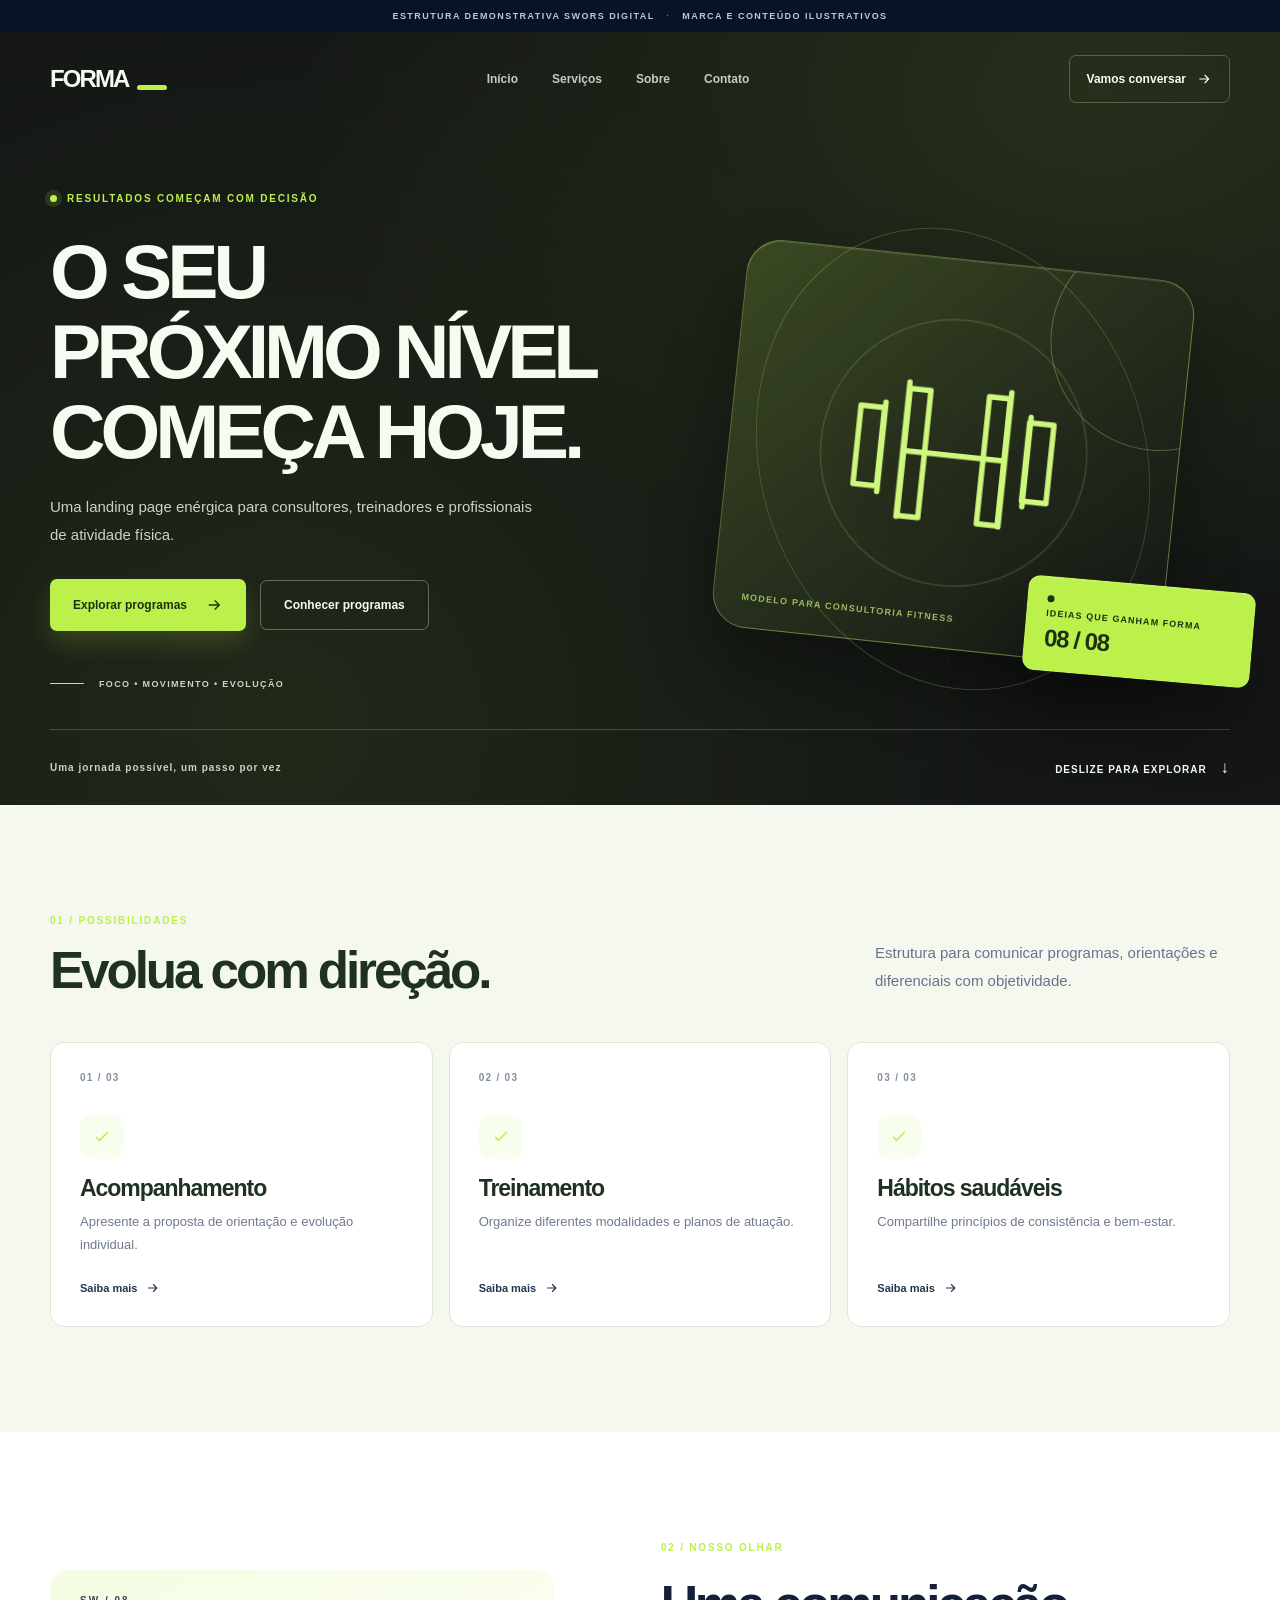
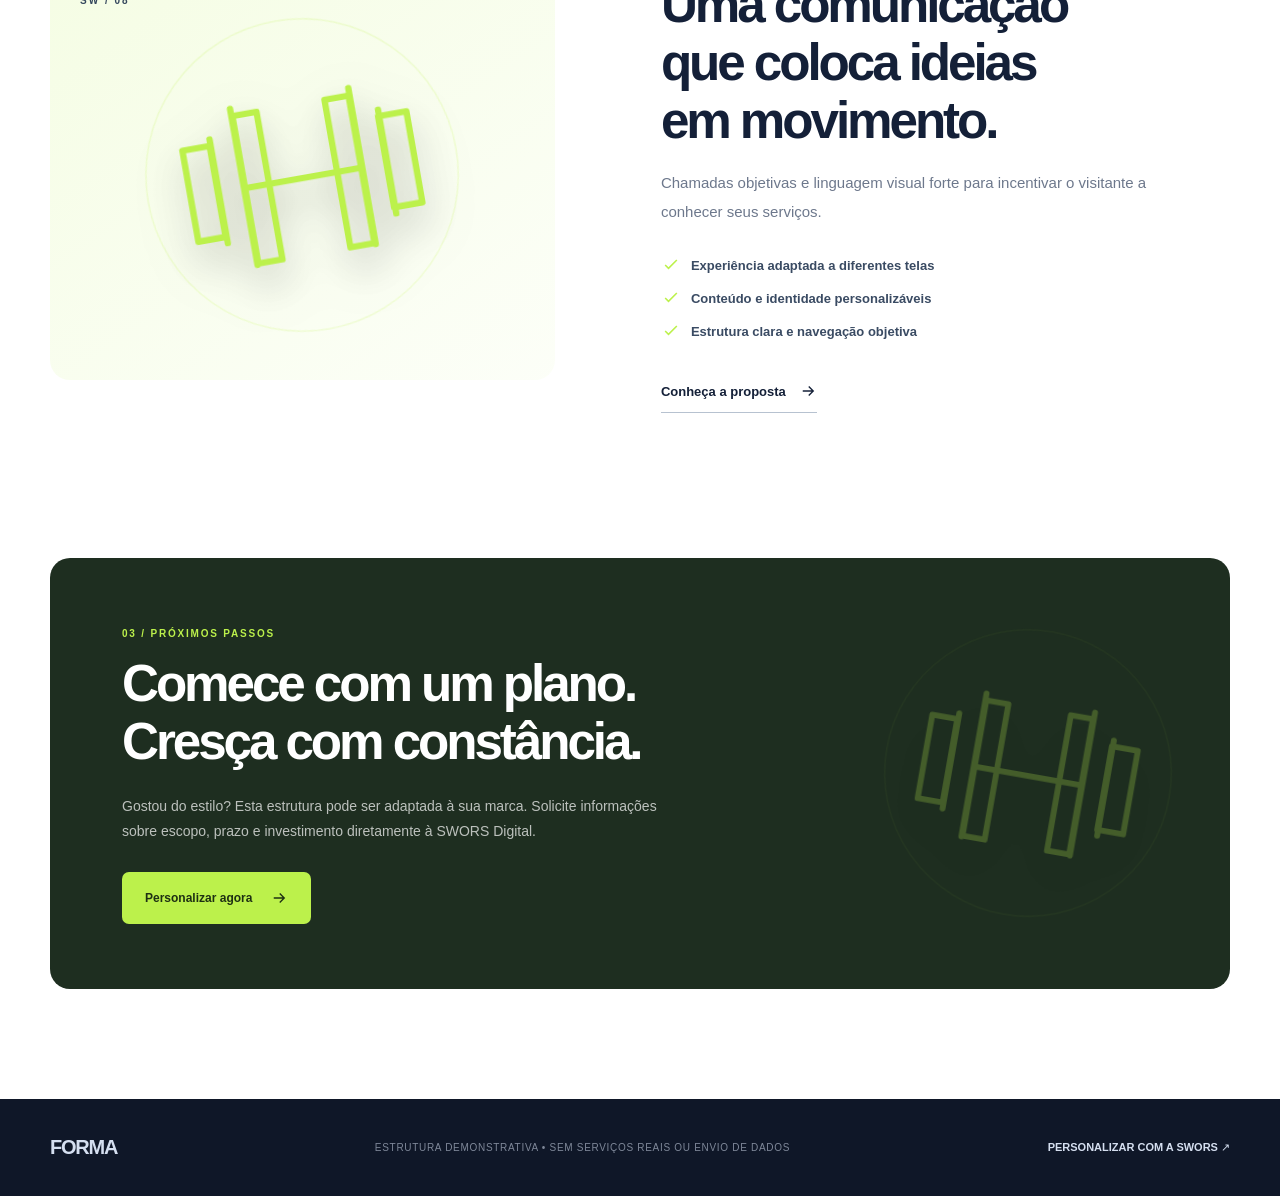
<file: demos/modelos/consultoria-fitness/index.html>
<!doctype html>
<html lang="pt-BR">
  <head>
    <meta charset="utf-8" />
    <meta name="viewport" content="width=device-width, initial-scale=1" />
    <meta name="theme-color" content="#081329" />
    <meta
      name="description"
      content="Modelo demonstrativo Forma Studio — estrutura personalizável SWORS Digital."
    />
    <title>Forma Studio — Modelo demonstrativo | SWORS Digital</title>
    <style>
      /* SWORS Digital — demos independentes, responsivas e sem frameworks. */
      :root {
        font-family: Inter, "Segoe UI", Arial, sans-serif;
        font-synthesis: none;
        color: #142038;
        background: #f5f6f9;
        --hero-bg: #0f1b33;
        --hero-ink: #fff;
        --accent: #c9ae7f;
        --accent-text: #151c2a;
        --hero-muted: rgba(255, 255, 255, 0.7);
        --art-color: #eed9b5;
        --panel: #f7f7f7;
        --panel-ink: #111d32;
        --cta-bg: #121e33;
        --cta-ink: #fff;
        --border: #dce1e8;
        --footer-bg: #0f1728;
      }
      *,
      *::before,
      *::after {
        box-sizing: border-box;
      }
      html {
        scroll-behavior: smooth;
        scroll-padding-top: 70px;
      }
      body {
        margin: 0;
        min-width: 320px;
        background: #fff;
      }
      a {
        color: inherit;
        text-decoration: none;
      }
      button {
        font: inherit;
        cursor: pointer;
      }
      a:focus-visible,
      button:focus-visible {
        outline: 3px solid var(--accent);
        outline-offset: 4px;
      }
      svg {
        display: block;
      }
      .shell {
        width: min(1180px, calc(100% - 80px));
        margin-inline: auto;
      }
      .demo-ribbon {
        color: #bac7df;
        background: #071326;
        letter-spacing: 0.16em;
        text-align: center;
        font-size: 9px;
        line-height: 1.6;
        padding: 9px 14px;
        font-weight: 650;
      }
      .demo-ribbon span {
        color: #5a79aa;
        padding: 0 8px;
      }
      .site-head {
        position: absolute;
        z-index: 20;
        left: 0;
        right: 0;
        background: transparent;
      }
      .head-row {
        height: 93px;
        display: flex;
        align-items: center;
        justify-content: space-between;
        gap: 30px;
      }
      .brand {
        color: var(--hero-ink);
        font-size: 24px;
        letter-spacing: -0.08em;
        font-weight: 850;
        line-height: 1;
        white-space: nowrap;
        display: inline-flex;
        align-items: end;
        gap: 9px;
      }
      .brand-rule {
        width: 30px;
        height: 5px;
        background: var(--accent);
        border-radius: 5px;
        margin-bottom: 1px;
      }
      .site-nav {
        display: flex;
        gap: 34px;
        align-items: center;
      }
      .site-nav a {
        color: var(--hero-ink);
        font-size: 12px;
        font-weight: 600;
        opacity: 0.78;
        transition: opacity 0.2s;
      }
      .site-nav a:hover {
        opacity: 1;
      }
      .head-cta {
        display: flex;
        align-items: center;
        gap: 10px;
        border: 1px solid color-mix(in srgb, var(--hero-ink) 24%, transparent);
        padding: 14px 17px;
        color: var(--hero-ink);
        font-weight: 700;
        font-size: 12px;
        border-radius: 7px;
        white-space: nowrap;
      }
      .head-cta svg {
        width: 16px;
      }
      .menu-toggle {
        display: none;
      }
      .hero {
        position: relative;
        background: var(--hero-bg);
        color: var(--hero-ink);
        overflow: hidden;
        padding: 156px 0 27px;
        isolation: isolate;
      }
      .hero:before {
        content: "";
        position: absolute;
        inset: 0;
        background:
          radial-gradient(
            ellipse at 86% 8%,
            color-mix(in srgb, var(--accent) 11%, transparent),
            transparent 52%
          ),
          radial-gradient(
            circle at 22% 90%,
            color-mix(in srgb, var(--accent) 8%, transparent),
            transparent 60%
          );
        z-index: -1;
      }
      .hero-grid {
        display: grid;
        grid-template-columns: 50% 50%;
        gap: 18px;
        min-height: 480px;
        align-items: center;
      }
      .hero-copy {
        padding: 0 0 40px;
        position: relative;
        z-index: 2;
      }
      .eyebrow {
        font-size: 10px;
        line-height: 1.6;
        font-weight: 750;
        letter-spacing: 0.18em;
        color: var(--accent);
        display: inline-flex;
        align-items: center;
        gap: 10px;
        text-transform: uppercase;
      }
      .eyebrow i {
        width: 7px;
        height: 7px;
        border-radius: 100%;
        background: var(--accent);
        box-shadow: 0 0 0 5px color-mix(in srgb, var(--accent) 13%, transparent);
      }
      .hero h1 {
        font-size: clamp(46px, 5.65vw, 86px);
        font-weight: 790;
        letter-spacing: -0.065em;
        line-height: 1.04;
        max-width: 670px;
        margin: 25px 0 22px;
        text-wrap: balance;
      }
      .lead {
        max-width: 490px;
        font-size: 15px;
        line-height: 1.85;
        color: var(--hero-muted);
      }
      .hero-actions {
        display: flex;
        flex-wrap: wrap;
        align-items: center;
        gap: 14px;
        margin-top: 30px;
      }
      .btn {
        display: inline-flex;
        align-items: center;
        justify-content: center;
        gap: 18px;
        font-weight: 750;
        font-size: 12px;
        padding: 17px 23px;
        border-radius: 7px;
        min-height: 50px;
        transition:
          transform 0.22s ease,
          box-shadow 0.22s ease,
          background 0.22s ease;
      }
      .btn svg {
        flex: 0 0 auto;
      }
      .btn:hover {
        transform: translateY(-3px);
      }
      .btn-primary {
        background: var(--accent);
        color: var(--accent-text);
        box-shadow: 0 12px 25px
          color-mix(in srgb, var(--accent) 16%, transparent);
      }
      .btn-secondary {
        border: 1px solid color-mix(in srgb, var(--hero-ink) 32%, transparent);
        color: var(--hero-ink);
      }
      .hero-micro {
        margin-top: 48px;
        display: flex;
        gap: 15px;
        align-items: center;
        color: var(--hero-muted);
        letter-spacing: 0.15em;
        font-size: 9px;
        font-weight: 750;
      }
      .micro-line {
        width: 34px;
        height: 1px;
        background: var(--accent);
      }
      .hero-visual {
        position: relative;
        width: 100%;
        height: 520px;
        display: grid;
        place-items: center;
        perspective: 750px;
      }
      .visual-grid {
        position: absolute;
        inset: 4% 0 6% 5%;
        background:
          linear-gradient(
            transparent 97%,
            color-mix(in srgb, var(--art-color) 14%, transparent) 97%
          ),
          linear-gradient(
            90deg,
            transparent 97%,
            color-mix(in srgb, var(--art-color) 13%, transparent) 97%
          );
        background-size: 65px 65px;
        opacity: 0.45;
        mask-image: radial-gradient(circle, #000, transparent 75%);
      }
      .visual-halo {
        position: absolute;
        width: 390px;
        height: 390px;
        max-width: 88%;
        background: radial-gradient(
          circle,
          color-mix(in srgb, var(--accent) 22%, transparent) 0%,
          transparent 65%
        );
        filter: blur(8px);
      }
      .visual-orbit {
        pointer-events: none;
        border: 1px solid color-mix(in srgb, var(--art-color) 20%, transparent);
        width: 470px;
        height: 470px;
        max-width: 92%;
        position: absolute;
        border-radius: 50%;
        transform: rotate(-18deg) scaleX(0.82);
      }
      .visual-card {
        border: 1px solid color-mix(in srgb, var(--art-color) 35%, transparent);
        box-shadow:
          0 35px 70px #0005,
          inset 0 1px #ffffff20;
      }
      .visual-card-main {
        width: min(450px, 85%);
        min-height: 390px;
        padding: 20px;
        position: relative;
        border-radius: 35px;
        color: var(--art-color);
        background: linear-gradient(
          135deg,
          color-mix(in srgb, var(--accent) 23%, var(--hero-bg)),
          color-mix(in srgb, var(--hero-bg) 95%, #000)
        );
        transform: rotate(-5deg) translateY(-5px);
        overflow: hidden;
      }
      .visual-card-main::before {
        content: "";
        position: absolute;
        width: 220px;
        height: 220px;
        right: -80px;
        top: -50px;
        border: 1px solid currentColor;
        opacity: 0.3;
        border-radius: 50%;
      }
      .art-surface {
        position: relative;
        display: grid;
        place-items: center;
        height: 345px;
      }
      .hero-symbol {
        width: min(290px, 78%);
        max-height: 300px;
        filter: drop-shadow(0 20px 18px #0003);
      }
      .visual-overline {
        position: absolute;
        left: 28px;
        bottom: 25px;
        letter-spacing: 0.14em;
        font-size: 9px;
        font-weight: 750;
        opacity: 0.7;
      }
      .visual-card-small {
        position: absolute;
        right: -5px;
        bottom: 40px;
        width: 228px;
        z-index: 2;
        padding: 18px 19px;
        border-radius: 12px;
        background: var(--accent);
        color: var(--accent-text);
        display: flex;
        flex-direction: column;
        gap: 6px;
        font-size: 9px;
        font-weight: 800;
        letter-spacing: 0.12em;
        transform: rotate(5deg);
      }
      .visual-card-small b {
        font-size: 24px;
        letter-spacing: -0.05em;
        font-weight: 850;
      }
      .visual-small-dot {
        width: 7px;
        height: 7px;
        background: currentColor;
        border-radius: 50%;
      }
      .hero-bottom {
        display: flex;
        justify-content: space-between;
        align-items: center;
        font-size: 10px;
        font-weight: 700;
        letter-spacing: 0.1em;
        padding-top: 28px;
        border-top: 1px solid
          color-mix(in srgb, var(--hero-ink) 19%, transparent);
        color: var(--hero-muted);
      }
      .hero-bottom a {
        white-space: nowrap;
        color: var(--hero-ink);
      }
      .hero-bottom a span {
        font-size: 17px;
        margin-left: 10px;
      }
      .section-block {
        padding: 105px 0;
      }
      .services {
        background: var(--panel);
        color: var(--panel-ink);
      }
      .section-intro {
        display: flex;
        justify-content: space-between;
        gap: 50px;
        align-items: end;
        margin-bottom: 42px;
      }
      .eyebrow-dark {
        color: var(--accent);
      }
      .section-intro h2,
      .about h2,
      .cta-panel h2 {
        font-size: clamp(36px, 4vw, 58px);
        line-height: 1.13;
        letter-spacing: -0.06em;
        font-weight: 770;
        margin: 13px 0 0;
        max-width: 610px;
        text-wrap: balance;
      }
      .section-intro > p {
        color: #68738a;
        font-size: 15px;
        line-height: 1.85;
        max-width: 355px;
        margin: 0 0 5px;
      }
      .service-grid {
        display: grid;
        grid-template-columns: repeat(3, minmax(0, 1fr));
        gap: 16px;
      }
      .service-card {
        min-height: 285px;
        background: #fff;
        padding: 29px;
        border: 1px solid var(--border);
        border-radius: 14px;
        display: flex;
        flex-direction: column;
        transition:
          transform 0.2s,
          border-color 0.2s,
          box-shadow 0.2s;
      }
      .service-card:hover {
        transform: translateY(-6px);
        border-color: var(--accent);
        box-shadow: 0 25px 50px #182b4613;
      }
      .service-number {
        color: #8290a4;
        font-size: 10px;
        letter-spacing: 0.13em;
        font-weight: 750;
      }
      .service-icon {
        margin: 32px 0 8px;
        width: 44px;
        height: 44px;
        display: grid;
        place-items: center;
        color: var(--accent);
        background: color-mix(in srgb, var(--accent) 10%, white);
        border-radius: 12px;
      }
      .service-card h3 {
        font-size: 23px;
        letter-spacing: -0.045em;
        margin: 8px 0;
      }
      .service-card p {
        font-size: 13px;
        line-height: 1.8;
        color: #6e7a8e;
        margin: 0 0 20px;
        flex: 1;
      }
      .service-card a {
        display: inline-flex;
        align-items: center;
        gap: 8px;
        font-size: 11px;
        font-weight: 800;
        color: #21344e;
      }
      .service-card a svg {
        width: 15px;
      }
      .about {
        background: #fff;
      }
      .about-grid {
        display: grid;
        grid-template-columns: 0.94fr 1.06fr;
        align-items: center;
        gap: 9%;
      }
      .about-art {
        position: relative;
        min-height: 410px;
        display: grid;
        place-items: center;
        background: linear-gradient(
          145deg,
          color-mix(in srgb, var(--accent) 15%, white),
          color-mix(in srgb, var(--accent) 4%, white)
        );
        border-radius: 20px;
        overflow: hidden;
      }
      .about-art > span {
        position: absolute;
        top: 25px;
        left: 30px;
        font-weight: 750;
        letter-spacing: 0.2em;
        font-size: 10px;
        color: #34475d;
      }
      .about-shape {
        width: 90%;
        color: var(--accent);
        filter: drop-shadow(0 14px 24px #0002);
        transform: rotate(-10deg);
      }
      .about-shape .hero-symbol {
        width: 100%;
        max-height: 340px;
      }
      .about-content h2 {
        margin-top: 20px;
        max-width: 550px;
      }
      .about-content > p {
        font-size: 15px;
        line-height: 1.9;
        color: #6d788c;
        max-width: 530px;
        margin: 20px 0;
      }
      .about-list {
        padding: 0;
        margin: 29px 0;
        list-style: none;
        display: grid;
        gap: 13px;
      }
      .about-list li {
        display: flex;
        gap: 10px;
        align-items: center;
        font-weight: 600;
        color: #3a4b63;
        font-size: 13px;
      }
      .about-list svg {
        color: var(--accent);
      }
      .text-link {
        display: inline-flex;
        align-items: center;
        gap: 13px;
        font-size: 13px;
        font-weight: 750;
        border-bottom: 1px solid #b7c2d0;
        padding: 12px 0;
      }
      .cta-section {
        background: #fff;
        padding: 40px 0 110px;
      }
      .cta-panel {
        background: var(--cta-bg);
        color: var(--cta-ink);
        border-radius: 20px;
        padding: 65px 72px;
        overflow: hidden;
        display: flex;
        align-items: center;
        justify-content: space-between;
        gap: 40px;
      }
      .cta-panel > div:first-child {
        z-index: 1;
        max-width: 690px;
      }
      .cta-panel h2 {
        max-width: 650px;
      }
      .cta-panel p {
        max-width: 570px;
        line-height: 1.8;
        font-size: 14px;
        opacity: 0.7;
        margin: 23px 0 27px;
      }
      .btn-cta {
        background: var(--accent);
        color: var(--accent-text);
      }
      .cta-art {
        color: var(--accent);
        opacity: 0.24;
        width: 260px;
        flex: 0 0 260px;
        transform: rotate(10deg) scale(1.2);
      }
      .cta-art .hero-symbol {
        width: 100%;
      }
      .footer {
        background: var(--footer-bg);
        color: #d5dff0;
        padding: 37px 0;
      }
      .footer-inner {
        display: flex;
        gap: 20px;
        justify-content: space-between;
        align-items: center;
      }
      .footer b {
        font-size: 20px;
        letter-spacing: -0.06em;
      }
      .footer span {
        font-size: 10px;
        opacity: 0.56;
        letter-spacing: 0.07em;
      }
      .footer a {
        font-size: 11px;
        font-weight: 700;
      }
      /* Oito direções visuais derivadas dos segmentos dos modelos recebidos. */
      body[data-model="advocacia"] {
        --hero-bg: #131925;
        --hero-ink: #fff9ec;
        --accent: #d7b77b;
        --accent-text: #182033;
        --art-color: #e1ccac;
        --panel: #faf7f0;
        --panel-ink: #27252b;
        --cta-bg: #171d2b;
        --border: #e9e2d6;
      }
      body[data-model="advocacia"] h1,
      body[data-model="casamento"] h1 {
        font-family: Georgia, "Times New Roman", serif;
        font-weight: 500;
        letter-spacing: -0.052em;
      }
      body[data-model="assistencia-medica"] {
        --hero-bg: #e7f4ff;
        --hero-ink: #12345b;
        --hero-muted: #58708e;
        --accent: #2876e8;
        --accent-text: #fff;
        --art-color: #357ec5;
        --panel: #f0f7fd;
        --panel-ink: #183a62;
        --cta-bg: #123b68;
        --border: #d9e8f4;
      }
      body[data-model="assistencia-medica"] .site-head {
        background: rgba(255, 255, 255, 0.26);
      }
      body[data-model="assistencia-medica"] .visual-card-main {
        background: linear-gradient(150deg, #fff, #d6edff);
        box-shadow: 0 35px 60px #215a922a;
      }
      body[data-model="assistencia-medica"] .hero h1 {
        font-weight: 770;
      }
      body[data-model="barbearia"] {
        --hero-bg: #15171c;
        --hero-ink: #fff;
        --hero-muted: #d4c9c3;
        --accent: #f39c6b;
        --accent-text: #251514;
        --art-color: #e2b58f;
        --panel: #f5f0e9;
        --panel-ink: #241b19;
        --cta-bg: #1a1617;
        --border: #eadfd5;
      }
      body[data-model="barbearia"] .hero:before {
        background:
          repeating-linear-gradient(
            -50deg,
            transparent,
            transparent 76px,
            #ffffff07 78px,
            transparent 81px
          ),
          radial-gradient(circle at 70% 40%, #73433448, transparent 60%);
      }
      body[data-model="wedding"],
      body[data-model="casamento"] {
        --hero-bg: #fcf3ef;
        --hero-ink: #694452;
        --hero-muted: #936f7f;
        --accent: #c47e92;
        --accent-text: #fff;
        --art-color: #c47e92;
        --panel: #fff9f7;
        --panel-ink: #684958;
        --cta-bg: #754e62;
        --border: #f0dce2;
      }
      body[data-model="casamento"] .hero h1 {
        font-size: clamp(46px, 5vw, 77px);
      }
      body[data-model="casamento"] .visual-card-main {
        background: linear-gradient(140deg, #fffaf7, #f1dfe6);
        box-shadow: 0 25px 70px #8d5d7926;
      }
      body[data-model="ciberseguranca"] {
        --hero-bg: #031f27;
        --hero-ink: #e8fdff;
        --hero-muted: #a9c8d0;
        --accent: #52e1b8;
        --accent-text: #042923;
        --art-color: #56dcc8;
        --panel: #f0f8f7;
        --panel-ink: #12373c;
        --cta-bg: #06353d;
        --border: #cee5e5;
      }
      body[data-model="ciberseguranca"] .hero:before {
        background:
          repeating-linear-gradient(
            90deg,
            #ffffff06 0 1px,
            transparent 1px 70px
          ),
          radial-gradient(circle at 70% 50%, #12a89d34, transparent 60%);
      }
      body[data-model="comida"] {
        --hero-bg: #341a17;
        --hero-ink: #fff6ed;
        --hero-muted: #f1c7b3;
        --accent: #ff965d;
        --accent-text: #3d1d15;
        --art-color: #ffc08b;
        --panel: #fff8ef;
        --panel-ink: #3b2b24;
        --cta-bg: #59271e;
        --border: #f1e2d4;
      }
      body[data-model="comida"] .hero h1 {
        font-weight: 900;
        text-transform: uppercase;
        font-size: clamp(43px, 5.7vw, 84px);
      }
      body[data-model="comida"] .visual-card-main {
        border-radius: 28% 22% 22% 24%;
      }
      body[data-model="construcao"] {
        --hero-bg: #122b4a;
        --hero-ink: #f5faff;
        --hero-muted: #cad9e7;
        --accent: #ff8b39;
        --accent-text: #1d2d3d;
        --art-color: #ffa76c;
        --panel: #f4f7fb;
        --panel-ink: #193451;
        --cta-bg: #143559;
        --border: #d9e2ed;
      }
      body[data-model="construcao"] .visual-grid {
        opacity: 0.9;
      }
      body[data-model="consultoria-fitness"] {
        --hero-bg: #141715;
        --hero-ink: #f6fcf2;
        --hero-muted: #c9d4c5;
        --accent: #bcf14b;
        --accent-text: #1e3013;
        --art-color: #cef77d;
        --panel: #f5f8ef;
        --panel-ink: #1f3221;
        --cta-bg: #1e2e20;
        --border: #dfe7d7;
      }
      body[data-model="consultoria-fitness"] .hero h1 {
        font-weight: 920;
        text-transform: uppercase;
        font-size: clamp(44px, 6vw, 88px);
      }
      body[data-model="consultoria-fitness"] .visual-card-main {
        transform: rotate(6deg) translateY(-5px);
      }
      @media (max-width: 950px) {
        .shell {
          width: min(100% - 46px, 1180px);
        }
        .hero-grid {
          grid-template-columns: 1.1fr 0.9fr;
          min-height: 440px;
        }
        .hero h1 {
          font-size: clamp(43px, 5.8vw, 70px);
        }
        .hero-visual {
          height: 430px;
        }
        .visual-card-main {
          min-height: 325px;
          width: 94%;
        }
        .art-surface {
          height: 276px;
        }
        .visual-card-small {
          width: 180px;
          right: -5px;
          bottom: 17px;
        }
        .site-nav {
          gap: 16px;
        }
        .section-block {
          padding: 78px 0;
        }
        .cta-panel {
          padding: 55px;
        }
      }
      @media (max-width: 700px) {
        html {
          scroll-padding-top: 20px;
        }
        .shell {
          width: calc(100% - 38px);
        }
        .demo-ribbon {
          font-size: 8px;
          letter-spacing: 0.09em;
        }
        .head-row {
          height: 73px;
        }
        .brand {
          font-size: 22px;
        }
        .menu-toggle {
          display: flex;
          width: 42px;
          height: 40px;
          margin-left: auto;
          border: 1px solid color-mix(in srgb, var(--hero-ink) 25%, transparent);
          background: transparent;
          border-radius: 8px;
          align-items: center;
          justify-content: center;
          flex-direction: column;
          gap: 5px;
        }
        .menu-toggle span {
          width: 19px;
          height: 2px;
          background: var(--hero-ink);
          border-radius: 5px;
        }
        .head-cta {
          display: none;
        }
        .site-nav {
          display: none;
          position: absolute;
          top: 74px;
          right: 19px;
          left: 19px;
          flex-direction: column;
          align-items: stretch;
          gap: 0;
          padding: 10px;
          background: var(--hero-bg);
          border: 1px solid color-mix(in srgb, var(--hero-ink) 22%, transparent);
          box-shadow: 0 18px 30px #0002;
          border-radius: 14px;
        }
        .site-nav.open {
          display: flex;
        }
        .site-nav a {
          padding: 13px;
        }
        .hero {
          padding: 125px 0 30px;
        }
        .hero-grid {
          grid-template-columns: 1fr;
          gap: 0;
          min-height: 0;
        }
        .hero-copy {
          padding: 0;
        }
        .hero h1 {
          font-size: clamp(43px, 10vw, 69px);
          max-width: 650px;
        }
        .lead {
          font-size: 14px;
          line-height: 1.8;
        }
        .hero-actions {
          gap: 10px;
        }
        .btn {
          font-size: 11px;
          padding: 15px 17px;
          min-height: 47px;
        }
        .hero-micro {
          margin-top: 29px;
          font-size: 8px;
        }
        .hero-visual {
          height: 375px;
          margin: 10px auto 12px;
          max-width: 470px;
        }
        .visual-card-main {
          width: 74%;
          min-height: 310px;
          padding: 14px;
          border-radius: 23px;
          transform: rotate(-5deg) translateY(0);
        }
        .art-surface {
          height: 275px;
        }
        .visual-card-small {
          right: 0;
          bottom: 23px;
          width: 158px;
          padding: 14px;
          font-size: 8px;
        }
        .visual-card-small b {
          font-size: 18px;
        }
        .hero-bottom {
          gap: 12px;
          align-items: center;
          font-size: 8px;
          line-height: 1.5;
        }
        .hero-bottom a {
          font-size: 8px;
        }
        .section-intro {
          flex-direction: column;
          align-items: start;
          gap: 17px;
        }
        .section-intro > p {
          max-width: 650px;
        }
        .service-grid {
          grid-template-columns: 1fr;
          gap: 12px;
        }
        .service-card {
          min-height: 240px;
        }
        .service-icon {
          margin: 19px 0 8px;
        }
        .about-grid {
          grid-template-columns: 1fr;
          gap: 35px;
        }
        .about-art {
          min-height: 290px;
        }
        .about-shape {
          width: 65%;
        }
        .cta-section {
          padding: 15px 0 70px;
        }
        .cta-panel {
          border-radius: 15px;
          padding: 43px 26px;
        }
        .cta-art {
          display: none;
        }
        .footer-inner {
          flex-direction: column;
          text-align: center;
          align-items: center;
        }
      }
      @media (max-width: 380px) {
        .hero-visual {
          height: 315px;
        }
        .visual-card-main {
          width: 83%;
          min-height: 255px;
        }
        .art-surface {
          height: 228px;
        }
        .visual-card-small {
          width: 145px;
          bottom: 5px;
        }
        .hero-bottom a {
          display: none;
        }
      }
      @media (prefers-reduced-motion: reduce) {
        *,
        *::before,
        *::after {
          scroll-behavior: auto !important;
          transition: none !important;
          animation: none !important;
        }
      }
    </style>
  </head>
  <body data-model="consultoria-fitness">
    <div id="app"></div>
    <noscript>Ative o JavaScript para navegar nesta demonstração.</noscript>
    <script>
      /*
       * SWORS Digital — oito estruturas demonstrativas independentes.
       * Conteúdo fictício; não há serviços, agendamentos, pagamentos ou envio real.
       * Os arquivos podem ser publicados diretamente no GitHub Pages.
       */
      "use strict";

      const CATALOG = [
        {
          slug: "advocacia",
          name: "Almeida & Costa",
          mark: "A&C",
          category: "Institucional",
          segment: "Advocacia",
          theme: "law",
          label: "ADVOCACIA ESTRATÉGICA",
          kicker: "CLAREZA • EXPERIÊNCIA • PROXIMIDADE",
          headline: "Segurança jurídica para decisões importantes.",
          accentWords: "decisões importantes.",
          lead: "Uma apresentação sóbria para escritórios que valorizam confiança, clareza e atendimento próximo.",
          cta: "Conhecer áreas de atuação",
          tag: "Atendimento humano, soluções com critério",
          sectionTitle: "Atuação com profundidade.",
          sectionLead:
            "Uma estrutura pensada para apresentar especialidades, equipe e formas de contato com linguagem objetiva.",
          services: [
            [
              "01",
              "Direito empresarial",
              "Contratos, estruturação e orientação jurídica para empresas.",
            ],
            [
              "02",
              "Direito civil",
              "Apoio em demandas e relações privadas com escuta atenta.",
            ],
            [
              "03",
              "Direito trabalhista",
              "Atendimento consultivo para pessoas e negócios.",
            ],
          ],
          methodTitle: "Compromisso em cada etapa.",
          methodDesc:
            "Organização, transparência e acompanhamento são o ponto de partida de uma experiência jurídica de confiança.",
          promise: "Uma presença digital que transmite credibilidade.",
          ctaEnd: "Converse sobre seu projeto",
          secondary: "Ver especialidades",
          small: "MODELO DE WEBSITE INSTITUCIONAL",
        },
        {
          slug: "assistencia-medica",
          name: "VivaCare",
          mark: "V+",
          category: "Institucional",
          segment: "Saúde e clínicas",
          theme: "health",
          label: "SAÚDE COM PROXIMIDADE",
          kicker: "CUIDADO • ACOLHIMENTO • CLAREZA",
          headline: "Cuidar de você começa com atenção.",
          accentWords: "com atenção.",
          lead: "Uma experiência clara e acolhedora para clínicas e consultórios apresentarem seus serviços.",
          cta: "Conhecer serviços",
          tag: "Saúde com informação acessível",
          sectionTitle: "O cuidado em primeiro lugar.",
          sectionLead:
            "Apresente serviços, especialidades e informações importantes em uma página fácil de navegar.",
          services: [
            [
              "01",
              "Clínica geral",
              "Um espaço para orientar sobre atendimentos e acompanhamento.",
            ],
            [
              "02",
              "Exames e avaliações",
              "Organize serviços, orientações e condições de agendamento.",
            ],
            [
              "03",
              "Saúde preventiva",
              "Comunique programas de prevenção e qualidade de vida.",
            ],
          ],
          methodTitle: "Um atendimento começa com confiança.",
          methodDesc:
            "Navegação simples, textos compreensíveis e chamadas de ação visíveis em diferentes dispositivos.",
          promise: "Saúde é assunto sério. A comunicação também.",
          ctaEnd: "Personalizar este modelo",
          secondary: "Áreas de atendimento",
          small: "MODELO PARA CLÍNICAS E CONSULTÓRIOS",
        },
        {
          slug: "barbearia",
          name: "Barbearia Prime",
          mark: "BP.",
          category: "Landing page",
          segment: "Beleza e estética",
          theme: "barber",
          label: "TRADIÇÃO COM PERSONALIDADE",
          kicker: "CORTE • BARBA • ESTILO",
          headline: "Estilo não se improvisa.",
          accentWords: "não se improvisa.",
          lead: "Uma vitrine de atitude para barbearias que querem destacar serviços, ambiente e personalidade.",
          cta: "Explorar serviços",
          tag: "Uma experiência feita nos detalhes",
          sectionTitle: "Cuidado em cada detalhe.",
          sectionLead:
            "Uma estrutura com presença visual forte, serviços destacados e caminhos simples para contato.",
          services: [
            [
              "01",
              "Corte clássico",
              "Precisão, acabamento e um visual feito para você.",
            ],
            [
              "02",
              "Barba completa",
              "Ritual de cuidado com acabamento profissional.",
            ],
            [
              "03",
              "Combo premium",
              "Corte e barba em uma experiência completa.",
            ],
          ],
          methodTitle: "Seu espaço também merece presença digital.",
          methodDesc:
            "Horários, localização, serviços e galerias podem ser personalizados para o seu negócio.",
          promise: "Onde o estilo encontra o próximo nível.",
          ctaEnd: "Quero personalizar",
          secondary: "Conhecer a barbearia",
          small: "LANDING PAGE PARA BARBEARIAS",
        },
        {
          slug: "casamento",
          name: "Lia & Gabriel",
          mark: "L + G",
          category: "Landing page",
          segment: "Eventos e casamento",
          theme: "wedding",
          label: "UM DIA PARA RECORDAR",
          kicker: "HISTÓRIA • CERIMÔNIA • CELEBRAÇÃO",
          headline: "A nossa história, um novo capítulo.",
          accentWords: "um novo capítulo.",
          lead: "Uma página delicada para reunir informações da celebração, história e mensagens aos convidados.",
          cta: "Conhecer nossa história",
          tag: "O amor mora nos detalhes",
          sectionTitle: "Pequenos momentos. Grandes memórias.",
          sectionLead:
            "Organize as informações da cerimônia em uma experiência leve, elegante e acessível pelo celular.",
          services: [
            [
              "01",
              "Nossa história",
              "Uma área especial para apresentar a trajetória do casal.",
            ],
            [
              "02",
              "A celebração",
              "Local, data, orientações e detalhes do evento.",
            ],
            [
              "03",
              "Informações úteis",
              "Hospedagem, presentes e confirmação — mediante personalização.",
            ],
          ],
          methodTitle: "Cada detalhe tem seu lugar.",
          methodDesc:
            "Estrutura editorial para que cada convidado encontre as informações com facilidade.",
          promise: "Com carinho, para quem faz parte da nossa história.",
          ctaEnd: "Personalizar convite",
          secondary: "Detalhes do dia",
          small: "MODELO DE SITE PARA CASAMENTO",
        },
        {
          slug: "ciberseguranca",
          name: "Sentinel Secure",
          mark: "S//",
          category: "Institucional",
          segment: "Tecnologia e segurança",
          theme: "cyber",
          label: "SEGURANÇA DIGITAL PARA EMPRESAS",
          kicker: "DEFESA • MONITORAMENTO • PREVENÇÃO",
          headline: "Proteção inteligente para o que importa.",
          accentWords: "o que importa.",
          lead: "Um website tecnológico para apresentar soluções de segurança e transmitir confiança.",
          cta: "Explorar soluções",
          tag: "Tecnologia a favor da continuidade",
          sectionTitle: "Segurança por princípio.",
          sectionLead:
            "Estrutura para apresentar serviços, diferenciais e processos de forma organizada e objetiva.",
          services: [
            [
              "01",
              "Análise de riscos",
              "Explique como sua empresa identifica e prioriza riscos.",
            ],
            [
              "02",
              "Proteção de ambientes",
              "Apresente serviços relacionados a redes e aplicações.",
            ],
            [
              "03",
              "Resposta e orientação",
              "Mostre processos de suporte, recomendações e continuidade.",
            ],
          ],
          methodTitle: "Clareza em um universo complexo.",
          methodDesc:
            "Blocos informativos e linguagem acessível para aproximar temas técnicos dos gestores.",
          promise: "Confiança começa com uma boa estratégia.",
          ctaEnd: "Adaptar este modelo",
          secondary: "Conhecer a abordagem",
          small: "MODELO CORPORATIVO DE CIBERSEGURANÇA",
        },
        {
          slug: "comida",
          name: "Brasa Burger",
          mark: "BRASA.",
          category: "Landing page",
          segment: "Gastronomia",
          theme: "food",
          label: "SABOR FEITO PARA MARCAR",
          kicker: "BURGER • GRELHA • EXPERIÊNCIA",
          headline: "O sabor tem seu próprio ritmo.",
          accentWords: "próprio ritmo.",
          lead: "Uma página cheia de personalidade para hamburguerias, restaurantes e marcas gastronômicas.",
          cta: "Explorar o cardápio",
          tag: "Receitas marcantes, encontros especiais",
          sectionTitle: "Feito para dar vontade.",
          sectionLead:
            "Destaque itens do cardápio, sabores autorais e canais de atendimento em uma experiência envolvente.",
          services: [
            [
              "01",
              "Hambúrguer da casa",
              "Receitas autorais e combinações para surpreender.",
            ],
            [
              "02",
              "Acompanhamentos",
              "Porções, batatas e sabores para compartilhar.",
            ],
            [
              "03",
              "Experiência completa",
              "Bebidas e outras opções em um cardápio organizado.",
            ],
          ],
          methodTitle: "A fome também começa pelos olhos.",
          methodDesc:
            "Layout responsivo para apresentar seu menu e guiar visitantes até os canais oficiais de pedido.",
          promise: "Mais sabor para cada encontro.",
          ctaEnd: "Quero um site assim",
          secondary: "Nosso cardápio",
          small: "LANDING PAGE PARA GASTRONOMIA",
        },
        {
          slug: "construcao",
          name: "Vértice Engenharia",
          mark: "V/",
          category: "Institucional",
          segment: "Construção e engenharia",
          theme: "build",
          label: "ENGENHARIA QUE ENTREGA CONFIANÇA",
          kicker: "PLANEJAMENTO • TÉCNICA • EXECUÇÃO",
          headline: "Projetos sólidos. Ideias que permanecem.",
          accentWords: "que permanecem.",
          lead: "Uma apresentação robusta para construtoras e profissionais que querem valorizar projetos e serviços.",
          cta: "Conhecer soluções",
          tag: "Estrutura pensada para transmitir confiança",
          sectionTitle: "Planejar, construir, evoluir.",
          sectionLead:
            "Um website que organiza áreas de atuação, diferenciais e projetos de forma clara.",
          services: [
            [
              "01",
              "Construção residencial",
              "Apresente os tipos de projetos e soluções oferecidos.",
            ],
            [
              "02",
              "Obras comerciais",
              "Organize informações sobre serviços e empreendimentos.",
            ],
            [
              "03",
              "Gestão de obras",
              "Mostre processos, equipe e etapas de execução.",
            ],
          ],
          methodTitle: "Base forte em cada apresentação.",
          methodDesc:
            "Design corporativo com espaço para portfólio fotográfico, cases e informações institucionais.",
          promise: "Cada detalhe reforça sua credibilidade.",
          ctaEnd: "Adaptar para minha empresa",
          secondary: "Áreas de atuação",
          small: "WEBSITE PARA CONSTRUÇÃO CIVIL",
        },
        {
          slug: "consultoria-fitness",
          name: "Forma Studio",
          mark: "FORMA",
          category: "Landing page",
          segment: "Esporte e fitness",
          theme: "fitness",
          label: "RESULTADOS COMEÇAM COM DECISÃO",
          kicker: "FOCO • MOVIMENTO • EVOLUÇÃO",
          headline: "O seu próximo nível começa hoje.",
          accentWords: "começa hoje.",
          lead: "Uma landing page enérgica para consultores, treinadores e profissionais de atividade física.",
          cta: "Explorar programas",
          tag: "Uma jornada possível, um passo por vez",
          sectionTitle: "Evolua com direção.",
          sectionLead:
            "Estrutura para comunicar programas, orientações e diferenciais com objetividade.",
          services: [
            [
              "01",
              "Acompanhamento",
              "Apresente a proposta de orientação e evolução individual.",
            ],
            [
              "02",
              "Treinamento",
              "Organize diferentes modalidades e planos de atuação.",
            ],
            [
              "03",
              "Hábitos saudáveis",
              "Compartilhe princípios de consistência e bem-estar.",
            ],
          ],
          methodTitle: "Uma comunicação que coloca ideias em movimento.",
          methodDesc:
            "Chamadas objetivas e linguagem visual forte para incentivar o visitante a conhecer seus serviços.",
          promise: "Comece com um plano. Cresça com constância.",
          ctaEnd: "Personalizar agora",
          secondary: "Conhecer programas",
          small: "MODELO PARA CONSULTORIA FITNESS",
        },
      ];

      const SVG = {
        law: `<path d="M90 95 160 48 230 95"/><path d="M110 100v112m34-112v112m34-112v112m34-112v112"/><path d="M88 222h145M74 238h172M101 92h118"/><path d="m244 112 28 12-21 50"/><circle cx="247" cy="98" r="10"/>`,
        health: `<path d="M162 68c42-42 112-17 112 43 0 69-112 126-114 128C157 237 46 177 46 111c0-60 72-85 114-43"/><path d="M58 146h64l18-35 30 78 19-43h73"/>`,
        barber: `<circle cx="112" cy="213" r="26"/><circle cx="203" cy="213" r="26"/><path d="M132 192 228 60M185 185 86 60M147 164l27-33"/><path d="M105 50h20M212 50h20"/>`,
        wedding: `<path d="M160 226c-22-11-92-58-92-110 0-45 56-68 92-19 36-49 92-26 92 19 0 52-70 99-92 110Z"/><path d="M58 218c-16-35-25-72-22-103M262 218c16-35 25-72 22-103"/><path d="M48 146q-22-8-21-26M272 146q22-8 21-26"/>`,
        cyber: `<path d="M160 35 270 80v84c0 82-73 120-110 139C123 284 50 246 50 164V80Z"/><path d="m103 163 36 34 77-80"/><path d="M160 33v-20M48 80 22 63M272 80l26-17"/>`,
        food: `<path d="M52 154c0-74 49-118 108-118s108 44 108 118Z"/><path d="M40 164h240M54 189h212M50 212h220M70 236h180"/><path d="m80 148-10-11m43 11 5-13m38 13 9-12m31 12 7-13m31 13 8-11"/><path d="M65 205 92 220l27-14 27 15 26-14 27 15 29-16 25 14"/>`,
        build: `<path d="M62 263V118l69-28v173m0 0V50l82 35v178m0 0V122l47 15v126"/><path d="M79 149h30m-30 30h30m-30 30h30m39-130h47m-47 32h47m-47 32h47m-47 32h47m35-44h15m-15 30h15"/><path d="M39 270h245"/>`,
        fitness: `<path d="M80 112v99m24-124v149m113-149v149m24-124v99M105 163h111"/><path d="M53 118h26v87H53zM240 118h27v87h-27zM105 94h23v141h-23zM193 94h23v141h-23z"/>`,
      };

      function graphic(key) {
        const artKeys = {
          advocacia: "law",
          "assistencia-medica": "health",
          barbearia: "barber",
          casamento: "wedding",
          ciberseguranca: "cyber",
          comida: "food",
          construcao: "build",
          "consultoria-fitness": "fitness",
        };
        const path = SVG[artKeys[key]] || SVG.build;
        return `<svg class="hero-symbol" viewBox="0 0 320 320" fill="none" stroke="currentColor" stroke-width="6" stroke-linecap="round" stroke-linejoin="round" aria-hidden="true"><circle cx="160" cy="160" r="147" stroke-width="1.5" stroke-opacity=".18"/>${path}</svg>`;
      }

      function iconArrow() {
        return `<svg viewBox="0 0 24 24" width="18" height="18" fill="none" stroke="currentColor" stroke-width="1.8" aria-hidden="true"><path d="M5 12h14M13 6l6 6-6 6"/></svg>`;
      }

      function iconCheck() {
        return `<svg viewBox="0 0 24 24" width="20" height="20" fill="none" stroke="currentColor" stroke-width="1.9" aria-hidden="true"><path d="m5 12 4 4L19 6"/></svg>`;
      }

      function serviceCard([number, title, desc]) {
        return `<article class="service-card"><span class="service-number">${number} / 03</span><div class="service-icon">${iconCheck()}</div><h3>${title}</h3><p>${desc}</p><a href="#contato" aria-label="Conhecer mais sobre ${title}">Saiba mais ${iconArrow()}</a></article>`;
      }

      function buildPage(data) {
        const position = String(
          CATALOG.findIndex((item) => item.slug === data.slug) + 1,
        ).padStart(2, "0");
        const contact = `../../../contato?modelo=${encodeURIComponent(data.slug)}`;
        const art = graphic(data.slug);
        return `
    <div class="demo-ribbon" role="note">ESTRUTURA DEMONSTRATIVA SWORS DIGITAL <span>·</span> MARCA E CONTEÚDO ILUSTRATIVOS</div>
    <header class="site-head" id="inicio">
      <div class="shell head-row">
        <a class="brand" href="#inicio" aria-label="${data.name}, início">${data.mark}<span class="brand-rule"></span></a>
        <button class="menu-toggle" type="button" aria-label="Abrir menu" aria-expanded="false" aria-controls="demo-nav"><span></span><span></span><span></span></button>
        <nav id="demo-nav" class="site-nav" aria-label="Navegação principal">
          <a href="#inicio">Início</a><a href="#servicos">Serviços</a><a href="#sobre">Sobre</a><a href="#contato">Contato</a>
        </nav>
        <a class="head-cta" href="#contato">Vamos conversar ${iconArrow()}</a>
      </div>
    </header>
    <main>
      <section class="hero" aria-labelledby="hero-title">
        <div class="shell hero-grid">
          <div class="hero-copy">
            <span class="eyebrow"><i></i>${data.label}</span>
            <h1 id="hero-title">${data.headline}</h1>
            <p class="lead">${data.lead}</p>
            <div class="hero-actions"><a class="btn btn-primary" href="#servicos">${data.cta} ${iconArrow()}</a><a class="btn btn-secondary" href="#sobre">${data.secondary}</a></div>
            <div class="hero-micro"><span class="micro-line"></span>${data.kicker}</div>
          </div>
          <div class="hero-visual" aria-hidden="true">
            <div class="visual-grid"></div><div class="visual-halo"></div><div class="visual-card visual-card-main"><div class="art-surface">${art}</div><span class="visual-overline">${data.small}</span></div>
            <div class="visual-card visual-card-small"><span class="visual-small-dot"></span><span>IDEIAS QUE GANHAM FORMA</span><b>${position} / 08</b></div>
            <div class="visual-orbit"></div>
          </div>
        </div>
        <div class="hero-bottom shell"><span>${data.tag}</span><a href="#servicos">DESLIZE PARA EXPLORAR <span aria-hidden="true">↓</span></a></div>
      </section>
      <section class="services section-block" id="servicos" aria-labelledby="services-title">
        <div class="shell">
          <div class="section-intro"><div><span class="eyebrow eyebrow-dark">01 / POSSIBILIDADES</span><h2 id="services-title">${data.sectionTitle}</h2></div><p>${data.sectionLead}</p></div>
          <div class="service-grid">${data.services.map(serviceCard).join("")}</div>
        </div>
      </section>
      <section class="about section-block" id="sobre" aria-labelledby="about-title"><div class="shell about-grid">
        <div class="about-art"><span>SW / 08</span><div class="about-shape">${art}</div></div>
        <div class="about-content"><span class="eyebrow">02 / NOSSO OLHAR</span><h2 id="about-title">${data.methodTitle}</h2><p>${data.methodDesc}</p><ul class="about-list"><li>${iconCheck()} Experiência adaptada a diferentes telas</li><li>${iconCheck()} Conteúdo e identidade personalizáveis</li><li>${iconCheck()} Estrutura clara e navegação objetiva</li></ul><a href="#contato" class="text-link">Conheça a proposta ${iconArrow()}</a></div>
      </div></section>
      <section class="cta-section" id="contato"><div class="shell cta-panel"><div><span class="eyebrow">03 / PRÓXIMOS PASSOS</span><h2>${data.promise}</h2><p>Gostou do estilo? Esta estrutura pode ser adaptada à sua marca. Solicite informações sobre escopo, prazo e investimento diretamente à SWORS Digital.</p><a class="btn btn-cta" href="${contact}" target="_blank" rel="noopener noreferrer">${data.ctaEnd} ${iconArrow()}</a></div><div class="cta-art" aria-hidden="true">${art}</div></div></section>
    </main>
    <footer class="footer"><div class="shell footer-inner"><b>${data.mark}</b><span>ESTRUTURA DEMONSTRATIVA • SEM SERVIÇOS REAIS OU ENVIO DE DADOS</span><a href="${contact}" target="_blank" rel="noopener noreferrer">PERSONALIZAR COM A SWORS ↗</a></div></footer>
  `;
      }

      const active = CATALOG.find(
        (item) => item.slug === document.body.dataset.model,
      );
      const target = document.getElementById("app");
      if (active && target) {
        target.innerHTML = buildPage(active);
        document.title = `${active.name} — Modelo demonstrativo | SWORS Digital`;
        const toggle = document.querySelector(".menu-toggle");
        const nav = document.querySelector("#demo-nav");
        toggle?.addEventListener("click", () => {
          const open = toggle.getAttribute("aria-expanded") !== "true";
          toggle.setAttribute("aria-expanded", String(open));
          toggle.setAttribute(
            "aria-label",
            open ? "Fechar menu" : "Abrir menu",
          );
          nav?.classList.toggle("open", open);
        });
        nav?.querySelectorAll("a").forEach((link) =>
          link.addEventListener("click", () => {
            nav.classList.remove("open");
            toggle?.setAttribute("aria-expanded", "false");
            toggle?.setAttribute("aria-label", "Abrir menu");
          }),
        );
      } else if (target) {
        target.innerHTML = "<p>Modelo não encontrado.</p>";
      }
    </script>
  </body>
</html>
</file>
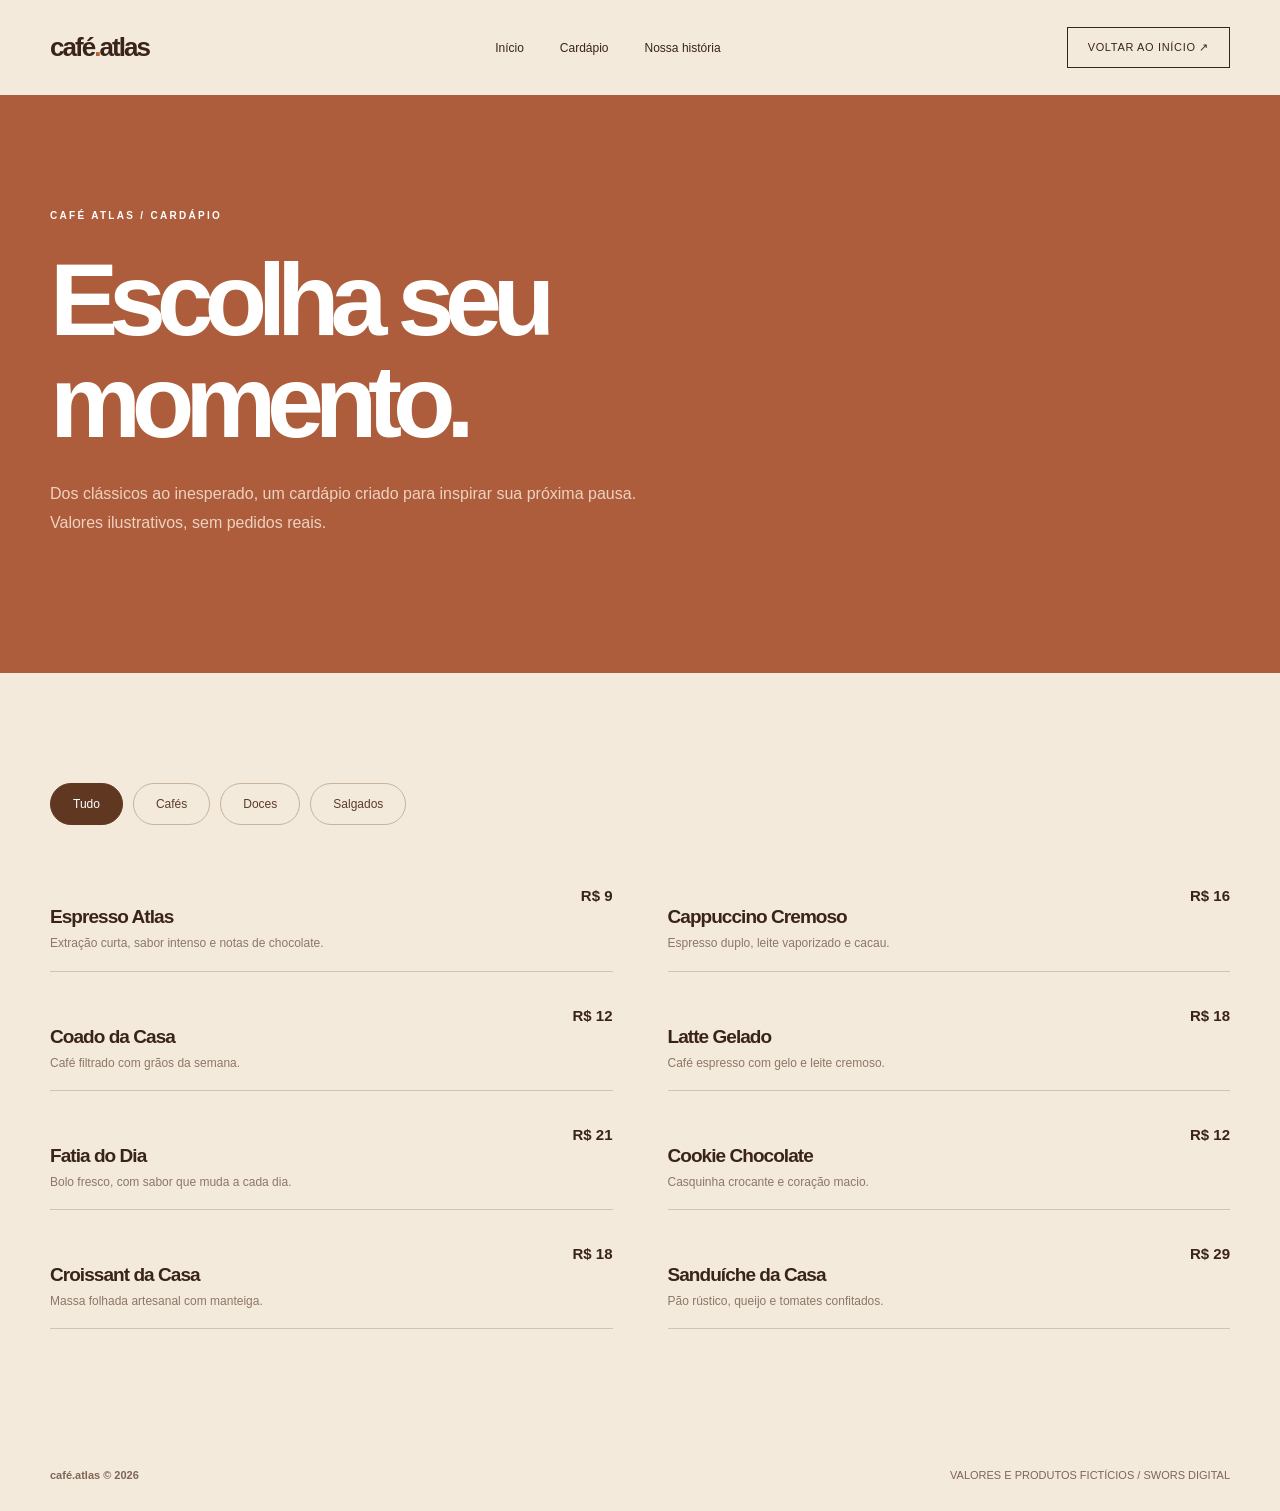
<file: demos/cafe-atlas/cardapio.html>
<!doctype html><html lang="pt-BR"><head><meta charset="UTF-8"><meta name="viewport" content="width=device-width,initial-scale=1"><title>Cardápio — Café Atlas</title><link rel="stylesheet" href="styles.css"></head><body><div class="wrap"><header><a class="brand" href="index.html">café<span>.</span>atlas</a><nav><a href="index.html">Início</a><a href="cardapio.html" aria-current="page">Cardápio</a><a href="historia.html">Nossa história</a></nav><a class="order" href="index.html">VOLTAR AO INÍCIO ↗</a></header></div><section class="subhero"><div class="wrap"><span class="eyebrow">CAFÉ ATLAS / CARDÁPIO</span><h1>Escolha seu<br/>momento.</h1><p>Dos clássicos ao inesperado, um cardápio criado para inspirar sua próxima pausa. Valores ilustrativos, sem pedidos reais.</p></div></section><section class="section"><div class="wrap"><div class="menu-tabs" id="tabs"><button class="active" data-kind="todos">Tudo</button><button data-kind="cafe">Cafés</button><button data-kind="doce">Doces</button><button data-kind="salgado">Salgados</button></div><div class="menu-list" id="items"><article class="menu-item" data-kind="cafe"><div><h3>Espresso Atlas</h3><p>Extração curta, sabor intenso e notas de chocolate.</p></div><strong>R$ 9</strong></article><article class="menu-item" data-kind="cafe"><div><h3>Cappuccino Cremoso</h3><p>Espresso duplo, leite vaporizado e cacau.</p></div><strong>R$ 16</strong></article><article class="menu-item" data-kind="cafe"><div><h3>Coado da Casa</h3><p>Café filtrado com grãos da semana.</p></div><strong>R$ 12</strong></article><article class="menu-item" data-kind="cafe"><div><h3>Latte Gelado</h3><p>Café espresso com gelo e leite cremoso.</p></div><strong>R$ 18</strong></article><article class="menu-item" data-kind="doce"><div><h3>Fatia do Dia</h3><p>Bolo fresco, com sabor que muda a cada dia.</p></div><strong>R$ 21</strong></article><article class="menu-item" data-kind="doce"><div><h3>Cookie Chocolate</h3><p>Casquinha crocante e coração macio.</p></div><strong>R$ 12</strong></article><article class="menu-item" data-kind="salgado"><div><h3>Croissant da Casa</h3><p>Massa folhada artesanal com manteiga.</p></div><strong>R$ 18</strong></article><article class="menu-item" data-kind="salgado"><div><h3>Sanduíche da Casa</h3><p>Pão rústico, queijo e tomates confitados.</p></div><strong>R$ 29</strong></article></div></div></section><div class="wrap"><footer><strong>café.atlas © 2026</strong><span>VALORES E PRODUTOS FICTÍCIOS / SWORS DIGITAL</span></footer></div><script>document.querySelectorAll('[data-kind]').forEach(el=>{if(el.tagName==='BUTTON')el.addEventListener('click',()=>{document.querySelectorAll('#tabs button').forEach(b=>b.classList.toggle('active',b===el));document.querySelectorAll('#items .menu-item').forEach(item=>item.hidden=el.dataset.kind!=='todos'&&item.dataset.kind!==el.dataset.kind)})})</script></body></html>
</file>
<file: assets/index-Dhru8Fky.css>
._overlay_o78es_1{position:fixed;inset:0;z-index:190;background:#000714ad;-webkit-backdrop-filter:blur(6px);backdrop-filter:blur(6px)}._overlay_o78es_1[data-state=open]{animation:_overlayIn_o78es_1 .22s ease both}._overlay_o78es_1[data-state=closed]{animation:_overlayOut_o78es_1 .2s ease both}._panel_o78es_35{--panel-space: clamp(18px, 4vw, 28px);position:fixed;inset:0 0 auto auto;z-index:191;display:grid;grid-template-rows:auto minmax(0,1fr) auto;width:min(26rem,calc(100% - 16px));max-width:100%;height:100vh;height:100dvh;max-height:100dvh;overflow:hidden;color:#edf1fa;background:linear-gradient(165deg,#061831,#00112c 55%,#000d24);border-left:1px solid rgb(173 193 233 / 12%);box-shadow:-24px 0 80px #0000004d;isolation:isolate}._panel_o78es_35[data-state=open]{animation:_panelIn_o78es_1 .26s cubic-bezier(.22,1,.36,1) both}._panel_o78es_35[data-state=closed]{animation:_panelOut_o78es_1 .2s ease-in both}._top_o78es_93{display:flex;align-items:center;justify-content:space-between;gap:16px;padding:max(20px,env(safe-area-inset-top)) var(--panel-space) 20px;padding-right:max(var(--panel-space),env(safe-area-inset-right));border-bottom:1px solid rgb(173 193 233 / 10%)}._top_o78es_93 .brand{min-width:0;gap:10px}._top_o78es_93 .brand-symbol{width:36px;height:36px}._top_o78es_93 .brand-symbol img{width:34px;height:34px}._top_o78es_93 .brand-name strong{font-size:24px}._top_o78es_93 .brand-name small{font-size:7px}._close_o78es_159{display:grid;flex:0 0 auto;place-items:center;width:44px;height:44px;padding:0;color:#edf1fa;background:#ffffff08;border:1px solid rgb(173 193 233 / 22%);border-radius:12px;transition:background .18s ease,border-color .18s ease}._scrollArea_o78es_191{min-height:0;min-width:0;overflow-x:hidden;overflow-y:auto;padding:24px var(--panel-space);padding-right:max(var(--panel-space),env(safe-area-inset-right));overscroll-behavior-y:contain;-webkit-overflow-scrolling:touch;scrollbar-width:thin;scrollbar-color:#354a6d transparent}._scrollArea_o78es_191::-webkit-scrollbar{width:4px}._scrollArea_o78es_191::-webkit-scrollbar-thumb{background:#354a6d;border-radius:4px}._sectionLabel_o78es_235{margin:0 12px 12px;color:#93a5c5;font-family:DM Mono,monospace;font-size:10px;font-weight:400;line-height:1.5;letter-spacing:.14em;text-transform:uppercase}._links_o78es_257{display:grid;gap:4px;min-width:0}._link_o78es_257{position:relative;display:grid;grid-template-columns:20px minmax(0,1fr) 18px;align-items:center;gap:12px;min-width:0;min-height:56px;padding:14px 12px;color:#d2dced;background:transparent;border:1px solid transparent;border-radius:12px;font-size:clamp(1rem,.94rem + .4vw,1.125rem);font-weight:550;line-height:1.35;letter-spacing:-.025em;-webkit-tap-highlight-color:transparent;transition:color .18s ease,background .18s ease,border-color .18s ease}._number_o78es_317{color:#8b9cba;font-family:DM Mono,monospace;font-size:10px;font-weight:400;line-height:1;letter-spacing:0}._label_o78es_335{min-width:0;overflow-wrap:anywhere}._arrow_o78es_345{color:#9eafcb;transition:color .18s ease,transform .18s ease}._link_o78es_257._active_o78es_359{color:#fff;background:#315cff26;border-color:#7292ff47}._active_o78es_359 ._number_o78es_317,._active_o78es_359 ._arrow_o78es_345{color:#a9bcff}._footer_o78es_381{min-width:0;padding:18px var(--panel-space) max(20px,env(safe-area-inset-bottom));padding-right:max(var(--panel-space),env(safe-area-inset-right));border-top:1px solid rgb(173 193 233 / 10%)}._contact_o78es_395{display:flex;align-items:center;justify-content:space-between;gap:16px;min-height:48px;padding:13px 16px;color:#fff;background:#315cff;border:1px solid rgb(255 255 255 / 12%);border-radius:11px;font-size:14px;font-weight:600;line-height:1.4;transition:background .18s ease}._caption_o78es_429{margin:14px 0 0;color:#93a5c5;font-family:DM Mono,monospace;font-size:9px;line-height:1.65;letter-spacing:.08em;text-transform:uppercase;overflow-wrap:anywhere}._close_o78es_159:focus-visible,._link_o78es_257:focus-visible,._contact_o78es_395:focus-visible{outline:2px solid #93acff;outline-offset:3px}@media(hover:hover){._close_o78es_159:hover{background:#ffffff14;border-color:#adc1e966}._link_o78es_257:hover{color:#fff;background:#ffffff0d}._link_o78es_257._active_o78es_359:hover{background:#315cff36}._link_o78es_257:hover ._arrow_o78es_345{color:#fff;transform:translate(2px,-2px)}._contact_o78es_395:hover{background:#416aff}}@media(max-width:380px){._panel_o78es_35{width:100%;border-left:0}._link_o78es_257{gap:10px}}@media(max-height:600px){._top_o78es_93{padding-top:max(12px,env(safe-area-inset-top));padding-bottom:12px}._scrollArea_o78es_191{padding-top:14px;padding-bottom:14px}._link_o78es_257{min-height:48px;padding-block:10px;font-size:1rem}._footer_o78es_381{padding-top:12px;padding-bottom:max(12px,env(safe-area-inset-bottom))}}@media(max-height:460px){._caption_o78es_429{display:none}}@keyframes _overlayIn_o78es_1{0%{opacity:0}to{opacity:1}}@keyframes _overlayOut_o78es_1{0%{opacity:1}to{opacity:0}}@keyframes _panelIn_o78es_1{0%{transform:translate(100%)}to{transform:translate(0)}}@keyframes _panelOut_o78es_1{0%{transform:translate(0)}to{transform:translate(100%)}}@media(prefers-reduced-motion:reduce){._panel_o78es_35,._overlay_o78es_1{animation:none}._close_o78es_159,._link_o78es_257,._arrow_o78es_345,._contact_o78es_395{transition:none}}:root{--swiper-theme-color: #007aff}:host{position:relative;display:block;margin-left:auto;margin-right:auto;z-index:1}.swiper{margin-left:auto;margin-right:auto;position:relative;overflow:hidden;list-style:none;padding:0;z-index:1;display:block}.swiper-vertical>.swiper-wrapper{flex-direction:column}.swiper-wrapper{position:relative;width:100%;height:100%;z-index:1;display:flex;transition-property:transform;transition-timing-function:var(--swiper-wrapper-transition-timing-function, initial);box-sizing:content-box}.swiper-android .swiper-slide,.swiper-ios .swiper-slide,.swiper-wrapper{transform:translateZ(0)}.swiper-horizontal{touch-action:pan-y}.swiper-vertical{touch-action:pan-x}.swiper-slide{flex-shrink:0;width:100%;height:100%;position:relative;transition-property:transform;display:block}.swiper-slide-invisible-blank{visibility:hidden}.swiper-autoheight,.swiper-autoheight .swiper-slide{height:auto}.swiper-autoheight .swiper-wrapper{align-items:flex-start;transition-property:transform,height}.swiper-backface-hidden .swiper-slide{transform:translateZ(0);backface-visibility:hidden}.swiper-3d.swiper-css-mode .swiper-wrapper{perspective:1200px}.swiper-3d .swiper-wrapper{transform-style:preserve-3d}.swiper-3d{perspective:1200px}.swiper-3d .swiper-slide,.swiper-3d .swiper-cube-shadow{transform-style:preserve-3d}.swiper-css-mode>.swiper-wrapper{overflow:auto;scrollbar-width:none;-ms-overflow-style:none}.swiper-css-mode>.swiper-wrapper::-webkit-scrollbar{display:none}.swiper-css-mode>.swiper-wrapper>.swiper-slide{scroll-snap-align:start start}.swiper-css-mode.swiper-horizontal>.swiper-wrapper{scroll-snap-type:x mandatory}.swiper-css-mode.swiper-horizontal>.swiper-wrapper>.swiper-slide:first-child{margin-inline-start:var(--swiper-slides-offset-before);scroll-margin-inline-start:var(--swiper-slides-offset-before)}.swiper-css-mode.swiper-horizontal>.swiper-wrapper>.swiper-slide:last-child{margin-inline-end:var(--swiper-slides-offset-after)}.swiper-css-mode.swiper-vertical>.swiper-wrapper{scroll-snap-type:y mandatory}.swiper-css-mode.swiper-vertical>.swiper-wrapper>.swiper-slide:first-child{margin-block-start:var(--swiper-slides-offset-before);scroll-margin-block-start:var(--swiper-slides-offset-before)}.swiper-css-mode.swiper-vertical>.swiper-wrapper>.swiper-slide:last-child{margin-block-end:var(--swiper-slides-offset-after)}.swiper-css-mode.swiper-free-mode>.swiper-wrapper{scroll-snap-type:none}.swiper-css-mode.swiper-free-mode>.swiper-wrapper>.swiper-slide{scroll-snap-align:none}.swiper-css-mode.swiper-centered>.swiper-wrapper:before{content:"";flex-shrink:0;order:9999}.swiper-css-mode.swiper-centered>.swiper-wrapper>.swiper-slide{scroll-snap-align:center center;scroll-snap-stop:always}.swiper-css-mode.swiper-centered.swiper-horizontal>.swiper-wrapper>.swiper-slide:first-child{margin-inline-start:var(--swiper-centered-offset-before)}.swiper-css-mode.swiper-centered.swiper-horizontal>.swiper-wrapper:before{height:100%;min-height:1px;width:var(--swiper-centered-offset-after)}.swiper-css-mode.swiper-centered.swiper-vertical>.swiper-wrapper>.swiper-slide:first-child{margin-block-start:var(--swiper-centered-offset-before)}.swiper-css-mode.swiper-centered.swiper-vertical>.swiper-wrapper:before{width:100%;min-width:1px;height:var(--swiper-centered-offset-after)}.swiper-3d .swiper-slide-shadow,.swiper-3d .swiper-slide-shadow-left,.swiper-3d .swiper-slide-shadow-right,.swiper-3d .swiper-slide-shadow-top,.swiper-3d .swiper-slide-shadow-bottom{position:absolute;left:0;top:0;width:100%;height:100%;pointer-events:none;z-index:10}.swiper-3d .swiper-slide-shadow{background:#00000026}.swiper-3d .swiper-slide-shadow-left{background-image:linear-gradient(to left,#00000080,#0000)}.swiper-3d .swiper-slide-shadow-right{background-image:linear-gradient(to right,#00000080,#0000)}.swiper-3d .swiper-slide-shadow-top{background-image:linear-gradient(to top,#00000080,#0000)}.swiper-3d .swiper-slide-shadow-bottom{background-image:linear-gradient(to bottom,#00000080,#0000)}.swiper-lazy-preloader{width:42px;height:42px;position:absolute;left:50%;top:50%;margin-left:-21px;margin-top:-21px;z-index:10;transform-origin:50%;box-sizing:border-box;border:4px solid var(--swiper-preloader-color, var(--swiper-theme-color));border-radius:50%;border-top-color:transparent}:is(.swiper:not(.swiper-watch-progress),.swiper-watch-progress .swiper-slide-visible) .swiper-lazy-preloader{animation:swiper-preloader-spin 1s infinite linear}.swiper-lazy-preloader-white{--swiper-preloader-color: #fff}.swiper-lazy-preloader-black{--swiper-preloader-color: #000}@keyframes swiper-preloader-spin{0%{transform:rotate(0)}to{transform:rotate(360deg)}}._portfolioCard_khujt_15{display:flex;flex-direction:column;height:100%;min-width:0;overflow:hidden;border:1px solid #dce5f0;border-radius:11px;background:#fff;box-shadow:0 4px 16px #091c3b09;transition:border-color .2s ease,box-shadow .2s ease}._portfolioCard_khujt_15:hover{border-color:#c7d6e9;box-shadow:0 9px 25px #091c3b11}._portfolioCard_khujt_15 .project-card-cover{position:relative;isolation:isolate;border-radius:10px 10px 0 0}._portfolioCard_khujt_15 .project-card-cover:after{display:none}._coverLink_khujt_77{position:absolute;inset:0;z-index:1;display:block;overflow:hidden;border-radius:10px 10px 0 0;outline-offset:-4px}._coverImage_khujt_97{display:block;width:100%;height:100%;object-fit:cover;object-position:top center;transition:transform .45s cubic-bezier(.2,.7,.2,1)}._coverLink_khujt_77:hover ._coverImage_khujt_97,._coverLink_khujt_77:focus-visible ._coverImage_khujt_97{transform:scale(1.035)}._portfolioCard_khujt_15 ._projectNumber_khujt_127{z-index:3;top:17px;left:17px;padding:9px 11px;border:1px solid rgba(255,255,255,.17);border-radius:5px;background:#091b3a;color:#fff;box-shadow:0 7px 18px #06132a24}._portfolioCard_khujt_15 ._previewButton_khujt_151{z-index:3;right:17px;bottom:17px;gap:8px;min-height:41px;padding:11px 14px;border:1px solid rgba(255,255,255,.17);border-radius:6px;background:#091b3a;color:#fff;box-shadow:0 9px 24px #06132a30;line-height:1.2;cursor:pointer;transition:background .2s ease,transform .2s ease}._portfolioCard_khujt_15 ._previewButton_khujt_151:hover{background:#315cff;transform:translateY(-2px)}._portfolioCard_khujt_15 ._previewButton_khujt_151:focus-visible{outline:3px solid #88a6ff;outline-offset:3px}._portfolioCard_khujt_15 .project-card-info{display:flex;flex:1;flex-direction:column;align-items:stretch;justify-content:space-between;gap:0;padding:19px 22px 23px}._portfolioCard_khujt_15 .project-title-link{transition:color .2s ease}._portfolioCard_khujt_15 .project-title-link:hover,._portfolioCard_khujt_15 .project-title-link:focus-visible{color:#315cff}._detailsLink_khujt_247{display:inline-flex;align-items:center;align-self:flex-start;gap:10px;margin-top:auto;padding:18px 0 0;color:#143467;font-size:12px;font-weight:680;line-height:1.4;transition:color .2s ease,gap .2s ease}._detailsLink_khujt_247:hover,._detailsLink_khujt_247:focus-visible{gap:15px;color:#315cff}._coverLink_khujt_77:focus-visible,._detailsLink_khujt_247:focus-visible{outline:3px solid #315cff;outline-offset:3px}@media(max-width:600px){._portfolioCard_khujt_15 ._projectNumber_khujt_127{top:12px;left:12px}._portfolioCard_khujt_15 ._previewButton_khujt_151{right:12px;bottom:12px;min-height:40px;padding:10px 12px}._portfolioCard_khujt_15 .project-card-info{padding:16px 17px 19px}}@media(prefers-reduced-motion:reduce){._portfolioCard_khujt_15,._coverImage_khujt_97,._previewButton_khujt_151,._detailsLink_khujt_247,._portfolioCard_khujt_15 .project-title-link{transition:none}._coverLink_khujt_77:hover ._coverImage_khujt_97,._coverLink_khujt_77:focus-visible ._coverImage_khujt_97,._portfolioCard_khujt_15 ._previewButton_khujt_151:hover{transform:none}}._dialog_exkt0_15{border:1px solid #304664;background:#101e36;box-shadow:0 0 0 1px #b5ccf614,0 32px 110px #000718a3}._dialog_exkt0_15 ._toolbar_exkt0_33{display:grid;grid-template-columns:minmax(0,1fr) auto minmax(0,1fr);align-items:center;gap:14px;min-height:69px;padding:10px 20px;background:linear-gradient(105deg,#101e36,#142847);border-bottom:1px solid #355075;color:#f6f8ff}._dialog_exkt0_15 ._heading_exkt0_57{min-width:0;gap:12px}._dialog_exkt0_15 ._heading_exkt0_57 .preview-indicator{flex:none;background:#40d89b;box-shadow:0 0 0 4px #40d89b1f}._dialog_exkt0_15 ._heading_exkt0_57 h2{color:#fff;font-size:14px;font-weight:650}._dialog_exkt0_15 ._heading_exkt0_57 small{display:block;color:#a9bbd7;font-size:10px;line-height:1.35;overflow:hidden;text-overflow:ellipsis;white-space:nowrap}._dialog_exkt0_15 ._deviceSwitch_exkt0_113{justify-self:center;padding:4px;gap:3px;background:#1e3353;border:1px solid #355071;border-radius:8px}._dialog_exkt0_15 ._deviceSwitch_exkt0_113 button{width:36px;height:34px;border:0;border-radius:5px;color:#adbfdd;background:transparent;cursor:pointer;transition:background-color .16s ease,color .16s ease}._dialog_exkt0_15 ._deviceSwitch_exkt0_113 button:hover{color:#fff;background:#2b4469}._dialog_exkt0_15 ._deviceSwitch_exkt0_113 button.selected{color:#e8efff;background:#365fbb;box-shadow:inset 0 0 0 1px #a5c0ff52}._dialog_exkt0_15 ._deviceSwitch_exkt0_113 button:focus-visible{outline:2px solid #a7bcff;outline-offset:2px}._dialog_exkt0_15 ._actions_exkt0_191{justify-self:end;display:flex;align-items:center;gap:10px}._dialog_exkt0_15 ._actions_exkt0_191>a._openLink_exkt0_205{display:inline-flex;align-items:center;justify-content:center;gap:9px;width:auto;min-height:35px;height:35px;padding:0 13px;border:1px solid #405b80;border-radius:6px;color:#e6edff;background:#203656;font-size:12px;font-weight:600;line-height:1;text-decoration:none;white-space:nowrap;transition:background-color .16s ease,border-color .16s ease}._dialog_exkt0_15 ._actions_exkt0_191>a._openLink_exkt0_205:hover{background:#2e4770;border-color:#7290c4;color:#fff}._dialog_exkt0_15 ._actions_exkt0_191>button._closeButton_exkt0_263{display:inline-flex;align-items:center;justify-content:center;flex:none;width:35px;height:35px;padding:0;color:#b6c8e3;border:1px solid transparent;border-radius:6px;background:transparent;cursor:pointer;transition:background-color .16s ease,color .16s ease}._dialog_exkt0_15 ._actions_exkt0_191>button._closeButton_exkt0_263:hover{color:#fff;background:#2e4770}._dialog_exkt0_15 ._actions_exkt0_191>a._openLink_exkt0_205:focus-visible,._dialog_exkt0_15 ._actions_exkt0_191>button._closeButton_exkt0_263:focus-visible{outline:2px solid #a7bcff;outline-offset:3px}._dialog_exkt0_15 ._canvas_exkt0_327{min-height:0;padding:9px 11px;background:radial-gradient(circle at 50% 0%,#5881d60b,#5881d600 34%),repeating-linear-gradient(-45deg,#315cb405 0px 18px,#315cb402 18px 36px),linear-gradient(145deg,#dce4ef,#e9edf5 52%,#dfe7f2)}._dialog_exkt0_15 ._frame_exkt0_365{border:1px solid #a7b8d1;border-radius:5px;background:#fff;box-shadow:0 0 0 1px #0d1e3714,0 12px 34px #0d1e372b}._dialog_exkt0_15 ._bottom_exkt0_385{min-height:34px;padding:9px 20px;border-top:1px solid #355075;background:#101e36;color:#a9bbd7;font-size:10px;line-height:1.4}._dialog_exkt0_15 ._bottom_exkt0_385>span:last-child{color:#d4e1f8;font-variant-numeric:tabular-nums;white-space:nowrap}@media(max-width:680px){._dialog_exkt0_15 ._toolbar_exkt0_33{grid-template-columns:minmax(0,1fr) auto;grid-template-areas:"heading actions" "devices devices";gap:10px;padding:10px 13px}._dialog_exkt0_15 ._heading_exkt0_57{grid-area:heading}._dialog_exkt0_15 ._deviceSwitch_exkt0_113{grid-area:devices;justify-self:center}._dialog_exkt0_15 ._actions_exkt0_191{grid-area:actions}._dialog_exkt0_15 ._actions_exkt0_191>a._openLink_exkt0_205{gap:7px;height:33px;min-height:33px;padding-inline:10px;font-size:11px}._dialog_exkt0_15 ._actions_exkt0_191>button._closeButton_exkt0_263{width:33px;height:33px}}@media(max-width:480px){._dialog_exkt0_15 ._toolbar_exkt0_33{grid-template-columns:minmax(0,1fr) auto;grid-template-areas:"heading close" "devices open";gap:9px;padding:10px}._dialog_exkt0_15 ._heading_exkt0_57 h2{font-size:12px}._dialog_exkt0_15 ._heading_exkt0_57 small{font-size:9px}._dialog_exkt0_15 ._heading_exkt0_57 .preview-indicator{display:none}._dialog_exkt0_15 ._actions_exkt0_191{display:contents}._dialog_exkt0_15 ._actions_exkt0_191>a._openLink_exkt0_205{grid-area:open;justify-self:end;height:32px;min-height:32px;padding:0 9px;font-size:10px}._dialog_exkt0_15 ._actions_exkt0_191>button._closeButton_exkt0_263{grid-area:close;justify-self:end;width:32px;height:32px}._dialog_exkt0_15 ._deviceSwitch_exkt0_113{justify-self:start}._dialog_exkt0_15 ._deviceSwitch_exkt0_113 button{width:29px;height:29px}._dialog_exkt0_15 ._canvas_exkt0_327{padding:7px}._dialog_exkt0_15 ._bottom_exkt0_385{justify-content:flex-end;padding:8px 10px;font-size:9px}}@media(prefers-reduced-motion:reduce){._dialog_exkt0_15 ._deviceSwitch_exkt0_113 button,._dialog_exkt0_15 ._actions_exkt0_191>a._openLink_exkt0_205,._dialog_exkt0_15 ._actions_exkt0_191>button._closeButton_exkt0_263{transition:none}}._strip_1n4mw_1{position:relative;width:100%;overflow:hidden;background:#071533;color:#aebcda;border-top:1px solid #ffffff14;border-bottom:1px solid #ffffff14;padding:27px 0}._measure_1n4mw_13{position:absolute;top:0;left:0;display:flex;width:max-content;visibility:hidden;pointer-events:none}._track_1n4mw_23{display:flex;align-items:center;width:max-content;animation-name:_infiniteScroll_1n4mw_1;animation-timing-function:linear;animation-iteration-count:infinite;animation-duration:60s;will-change:transform}._group_1n4mw_36,._sequence_1n4mw_37{display:flex;align-items:center;flex:none}._item_1n4mw_43{display:inline-flex;align-items:center;flex:none;gap:42px;padding-right:42px;white-space:nowrap;font:11px DM Mono,monospace;letter-spacing:.12em}._diamond_1n4mw_54{width:4px;height:4px;flex:none;background:#5575cb;transform:rotate(45deg)}@keyframes _infiniteScroll_1n4mw_1{0%{transform:translate(0)}to{transform:translate(-50%)}}@media(hover:hover){._strip_1n4mw_1:hover ._track_1n4mw_23{animation-play-state:paused}}@media(max-width:720px){._strip_1n4mw_1{padding:19px 0}._item_1n4mw_43{font-size:10px;gap:30px;padding-right:30px}}@media(prefers-reduced-motion:reduce){._track_1n4mw_23{animation:none;transform:none;will-change:auto}}._scrollHost_1at87_1{--scroll-indicator-bottom: 19px}._scrollIndicator_1at87_9{position:absolute;z-index:5;left:50%;bottom:var(--scroll-indicator-bottom);transform:translate(-50%) scale(.85);transform-origin:center bottom;display:flex;flex-direction:column;align-items:center;gap:9px;width:max-content;color:#658fbf;pointer-events:none;user-select:none;-webkit-user-select:none}._mouse_1at87_45{position:relative;display:block;width:28px;height:47px;--dot-travel: 31px;--dot-bounce: 25px;--dot-top-offset: -13.1px}._outline_1at87_67{display:block;width:100%;height:100%;overflow:visible}._track_1at87_81,._trace_1at87_83{fill:none;stroke-width:1.65}._track_1at87_81{stroke:#ffffff3b}._trace_1at87_83{stroke:#fffffff5;stroke-linecap:round;stroke-dasharray:100 100;stroke-dashoffset:0;animation:_outlineCycle_1at87_1 3.06s linear infinite}._dot_1at87_117{position:absolute;top:12px;left:50%;display:block;width:4px;height:4px;border-radius:50%;background:#fff;transform:translate(-50%);animation:_dotCycle_1at87_1 3.06s linear infinite}._label_1at87_143{padding-left:.32em;font-family:Inter,-apple-system,BlinkMacSystemFont,Segoe UI,sans-serif;font-size:9px;font-weight:400;line-height:1.2;letter-spacing:.32em;white-space:nowrap;animation:_labelCycle_1at87_1 3.06s linear infinite}@keyframes _dotCycle_1at87_1{0%{transform:translate(-50%) scale(1);opacity:1;animation-timing-function:cubic-bezier(.48,0,.3,1)}12%{transform:translate(-50%,var(--dot-travel)) scale(1);opacity:1}16%{transform:translate(-50%,var(--dot-travel)) scale(1);animation-timing-function:ease-out}21%{transform:translate(-50%,var(--dot-bounce)) scale(1)}25%{transform:translate(-50%,var(--dot-bounce)) scale(1);animation-timing-function:ease-in}31%{transform:translate(-50%,var(--dot-travel)) scale(1)}35%{transform:translate(-50%,var(--dot-travel)) scale(1);animation-timing-function:ease-out}40%{transform:translate(-50%,var(--dot-bounce)) scale(1)}44%{transform:translate(-50%,var(--dot-bounce)) scale(1);animation-timing-function:ease-in}49%{transform:translate(-50%,var(--dot-travel)) scale(1);opacity:1}53%{transform:translate(-50%,var(--dot-travel)) scale(1);opacity:0}53.1%,62%{transform:translate(-50%,var(--dot-top-offset)) scale(.14);opacity:0}64%,67%{transform:translate(-50%,var(--dot-top-offset)) scale(.22);opacity:1}69%{transform:translate(-50%,calc(var(--dot-top-offset) + 2px)) scale(.3);opacity:1;animation-timing-function:cubic-bezier(.25,0,.25,1)}72%{transform:translate(-50%,calc(var(--dot-top-offset) + 8px)) scale(.7);opacity:1}76%,to{transform:translate(-50%) scale(1);opacity:1}}@keyframes _outlineCycle_1at87_1{0%,53%{stroke-dashoffset:0;opacity:1}64%{stroke-dashoffset:-100;opacity:1}64.1%{stroke-dashoffset:100;opacity:0}65%{stroke-dashoffset:100;opacity:1}83%,to{stroke-dashoffset:0;opacity:1}}@keyframes _labelCycle_1at87_1{0%,50%{opacity:.9}65%{opacity:.47}83%,to{opacity:.9}}@media(max-width:960px){._scrollHost_1at87_1.hero-section{padding-bottom:137px}._scrollHost_1at87_1{--scroll-indicator-bottom: 23px}}@media(max-width:480px){._scrollHost_1at87_1.hero-section{padding-bottom:117px}._scrollHost_1at87_1{--scroll-indicator-bottom: 18px}._mouse_1at87_45{width:26px;height:44px;--dot-travel: 29px;--dot-bounce: 23px;--dot-top-offset: -12.2px}._dot_1at87_117{top:11px}._label_1at87_143{font-size:8.5px}}@media(prefers-reduced-motion:reduce){._trace_1at87_83,._dot_1at87_117,._label_1at87_143{animation:none}}._footer_13ne6_7{display:flex;justify-content:flex-end;align-items:center;margin-top:18px}._pagination_13ne6_21{--slide-progress: 0;display:flex;justify-content:flex-end;align-items:center;gap:7px}._segment_13ne6_37{display:inline-flex;align-items:center;justify-content:center;width:36px;min-height:32px;padding:0;border:0;border-radius:8px;background:transparent;cursor:pointer;touch-action:manipulation}._track_13ne6_65{position:relative;display:block;width:100%;height:3px;overflow:hidden;border-radius:999px;background:#849dc945;transition:background-color .18s ease}._fill_13ne6_87{display:block;width:100%;height:100%;border-radius:inherit;transform-origin:left center;transform:scaleX(0);background:linear-gradient(90deg,#9eb4ff,#547bff)}._completed_13ne6_107 ._fill_13ne6_87{transform:scaleX(1)}._current_13ne6_115 ._fill_13ne6_87{transform:scaleX(var(--slide-progress))}._segment_13ne6_37:hover ._track_13ne6_65,._current_13ne6_115 ._track_13ne6_65{background:#849dc970}._segment_13ne6_37:focus-visible{outline:2px solid #96adff;outline-offset:2px}@media(max-width:720px){._footer_13ne6_7{margin-top:12px}._pagination_13ne6_21{gap:6px}._segment_13ne6_37{width:30px;min-height:32px}}@media(prefers-reduced-motion:reduce){._track_13ne6_65{transition:none}._current_13ne6_115 ._fill_13ne6_87{transform:scaleX(1)}}._section_qgj1x_3{background:#f7f8fa;padding:0 0 clamp(88px,9vw,140px)}._panel_qgj1x_13{position:relative;isolation:isolate;display:grid;grid-template-columns:minmax(0,.98fr) minmax(0,1.02fr);align-items:stretch;overflow:hidden;min-height:536px;background:linear-gradient(116deg,#102a61,#14377b 52%,#1746a0);border:1px solid rgba(181,207,255,.38);border-radius:18px;box-shadow:0 28px 72px #081f4c33,0 6px 22px #09225017,inset 0 1px #ffffff21}._panel_qgj1x_13:before{content:"";position:absolute;z-index:0;pointer-events:none;inset:-30% -12% auto auto;width:72%;height:135%;background:radial-gradient(ellipse,rgba(98,163,255,.27) 0%,rgba(54,113,223,.12) 38%,transparent 70%)}._content_qgj1x_81{position:relative;z-index:2;align-self:center;min-width:0;padding:clamp(40px,5.4vw,78px) 16px clamp(40px,5.4vw,78px) clamp(30px,5vw,70px)}._content_qgj1x_81 .eyebrow-blue{color:#bcd2ff}._content_qgj1x_81 .button-primary{background:#fff;color:#0f306d;border-color:#ffffffe6;box-shadow:0 12px 30px #000d2c3d}._content_qgj1x_81 .button-primary:hover{background:#e9f0ff;color:#092758;box-shadow:0 16px 34px #000d2c4f}._content_qgj1x_81 .button-primary:focus-visible{outline:3px solid #c8dcff;outline-offset:4px}._title_qgj1x_147{max-width:640px;margin:23px 0 24px;color:#fff;font-size:clamp(40px,3.45vw,58px);font-weight:650;letter-spacing:-.066em;line-height:1.085}._title_qgj1x_147 em{color:#bbd0ff;font-style:normal}._description_qgj1x_177{max-width:480px;margin:0;color:#dbe7ff;font-size:15px;line-height:1.8}._benefits_qgj1x_193{display:grid;gap:14px;margin:27px 0 32px;padding:0;list-style:none}._benefits_qgj1x_193 li{display:flex;align-items:center;gap:12px;color:#f0f5ff;font-size:14px;font-weight:570}._benefits_qgj1x_193 svg{flex:0 0 auto;color:#a7c6ff}._disclaimer_qgj1x_237{max-width:450px;margin:14px 0 0;color:#c4d4f1;font-size:11px;line-height:1.6}._showcase_qgj1x_253{position:relative;isolation:isolate;min-width:0;min-height:500px}._orbit_qgj1x_267{position:absolute;top:50%;left:51%;width:min(84%,465px);aspect-ratio:1;transform:translate(-50%,-50%);border:1px solid rgba(206,228,255,.18);border-radius:50%;pointer-events:none}._orbit_qgj1x_267:before{content:"";position:absolute;inset:14%;border:1px solid rgba(206,228,255,.12);border-radius:50%}._topLabel_qgj1x_307,._bottomLabel_qgj1x_309{position:absolute;z-index:3;color:#c0d6ff;font:500 9px/1.5 DM Mono,monospace;letter-spacing:.11em}._topLabel_qgj1x_307{top:42px;right:37px}._bottomLabel_qgj1x_309{left:37px;bottom:29px;text-align:left}._preview_qgj1x_351{position:absolute;display:block;overflow:hidden;background:#fff;border:1px solid rgba(209,227,255,.55);border-radius:11px;box-shadow:0 26px 58px #000c2663,0 5px 18px #000c2630;transition:box-shadow .25s ease,translate .25s ease}._preview_qgj1x_351:hover{translate:0 -7px;box-shadow:0 34px 75px #000c2675,0 9px 22px #000c2636}._previewBack_qgj1x_395{top:21%;left:2%;width:73%;z-index:1;transform:rotate(-5deg)}._previewFront_qgj1x_411{top:43%;right:3%;width:60%;z-index:2;transform:rotate(5deg)}._browserBar_qgj1x_427{display:flex;align-items:center;justify-content:space-between;gap:8px;height:29px;padding:0 12px;background:#f2f5fb;border-bottom:1px solid #e2e8f4;color:#7d8aa5;font:500 8px/1 DM Mono,monospace;letter-spacing:.045em;white-space:nowrap}._browserDots_qgj1x_461{display:flex;gap:4px}._browserDots_qgj1x_461 i{width:6px;height:6px;border-radius:50%;background:#b8c8e2}._browserDots_qgj1x_461 i:nth-child(1){background:#e3a6a8}._browserDots_qgj1x_461 i:nth-child(2){background:#edd293}._preview_qgj1x_351 img{display:block;width:100%;height:auto;aspect-ratio:1380 / 820;object-fit:cover}._previewCaption_qgj1x_515{display:flex;align-items:center;justify-content:space-between;gap:8px;padding:11px 13px;background:#fff;color:#142442;font-size:11px;font-weight:650}._previewCaption_qgj1x_515 svg{color:#315cff}._preview_qgj1x_351:focus-visible{outline:3px solid #c4dbff;outline-offset:4px}@media(max-width:1120px){._content_qgj1x_81{padding-right:0}._title_qgj1x_147{font-size:clamp(38px,3.8vw,53px)}._showcase_qgj1x_253{min-height:455px}._topLabel_qgj1x_307{right:24px}}@media(max-width:900px){._panel_qgj1x_13{grid-template-columns:1fr}._content_qgj1x_81{padding:55px 50px 8px}._title_qgj1x_147,._description_qgj1x_177{max-width:680px}._showcase_qgj1x_253{min-height:440px;max-width:720px;width:100%;margin-inline:auto}._previewBack_qgj1x_395{top:15%;left:7%;width:66%}._previewFront_qgj1x_411{top:38%;right:6%;width:57%}._topLabel_qgj1x_307{top:14px;right:32px}}@media(max-width:600px){._section_qgj1x_3{padding-bottom:85px}._panel_qgj1x_13{border-radius:12px}._content_qgj1x_81{padding:38px 24px 8px}._title_qgj1x_147{font-size:clamp(34px,9vw,46px);margin:20px 0}._description_qgj1x_177{font-size:13px}._benefits_qgj1x_193{margin:26px 0}._benefits_qgj1x_193 li{align-items:flex-start;font-size:12px}._showcase_qgj1x_253{min-height:clamp(240px,77vw,375px)}._topLabel_qgj1x_307{top:15px;right:18px;font-size:7px}._bottomLabel_qgj1x_309{display:none}._browserBar_qgj1x_427{height:21px;padding-inline:7px;font-size:6px}._browserDots_qgj1x_461 i{width:4px;height:4px}._previewCaption_qgj1x_515{padding:7px 9px;font-size:9px}._previewBack_qgj1x_395{top:20%;left:5%;width:79%}._previewFront_qgj1x_411{top:38%;right:4%;width:69%}}@media(prefers-reduced-motion:reduce){._preview_qgj1x_351{transition:none}._preview_qgj1x_351:hover{translate:none}}._scene_i189y_1{position:relative;isolation:isolate;z-index:2;width:100%;height:100%;min-height:1px;touch-action:pan-y;user-select:none;-webkit-user-select:none}._scene_i189y_1:before{content:"";position:absolute;inset:20% 1% 7%;background:radial-gradient(ellipse at 52% 54%,rgba(49,94,255,.18),rgba(41,184,216,.065) 37%,transparent 72%);filter:blur(22px);pointer-events:none}._scene_i189y_1 canvas{position:relative;z-index:1;display:block;width:100%;height:100%;outline:none}._fallback_i189y_71{position:absolute;inset:12% 9%;pointer-events:none}._fallback_i189y_71>div{position:absolute;border:4px solid #617eaf;box-shadow:0 17px 34px #0006,inset 0 0 0 3px #151f3c;border-radius:11px;background:linear-gradient(145deg,#223e82 0 12%,#168fb8 13% 66%,#4e60c3 67%)}._fallbackMonitor_i189y_113{top:6%;right:5%;width:58%;height:58%}._fallbackLaptop_i189y_127{left:5%;bottom:14%;width:45%;height:45%}._fallbackTablet_i189y_141{right:15%;bottom:11%;width:14%;height:40%}._fallbackPhone_i189y_155{right:4%;bottom:8%;width:10%;height:31%}@media(max-width:560px){._scene_i189y_1:before{inset:15% 0 11%;filter:blur(15px)}}._page_b7q0c_11{color:#0a1935;background:#fff;overflow:clip}._page_b7q0c_11 [id]{scroll-margin-top:108px}._page_b7q0c_11 em{font-style:normal}._eyebrowLight_b7q0c_33,._eyebrowBlue_b7q0c_35{display:inline-flex;align-items:center;gap:10px;font:500 10px/1.6 DM Mono,monospace;letter-spacing:.13em;text-transform:uppercase}._eyebrowLight_b7q0c_33{color:#b3c9f9}._eyebrowBlue_b7q0c_35{color:#315cff}._eyebrowLight_b7q0c_33 i,._eyebrowBlue_b7q0c_35 i{display:block;width:26px;height:1px;background:currentColor;flex:none}._hero_b7q0c_87{position:relative;isolation:isolate;padding:142px 0 0;color:#fff;background:radial-gradient(ellipse 720px 470px at 81% 32%,rgba(34,75,166,.26),transparent 75%),radial-gradient(ellipse 580px 440px at 22% 96%,rgba(27,62,136,.15),transparent 75%),linear-gradient(118deg,#000d25,#061735 63%,#091f48)}._hero_b7q0c_87:after{position:absolute;z-index:-1;inset:0;content:"";background-image:linear-gradient(rgba(118,155,226,.055) 1px,transparent 1px),linear-gradient(90deg,rgba(118,155,226,.055) 1px,transparent 1px);background-size:96px 96px;opacity:.32;-webkit-mask-image:linear-gradient(90deg,transparent 26%,#000 100%);mask-image:linear-gradient(90deg,transparent 26%,#000 100%);pointer-events:none}._heroGrid_b7q0c_149{display:grid;grid-template-columns:minmax(0,1.22fr) minmax(0,.78fr);align-items:center;gap:clamp(22px,3vw,48px);min-height:515px;padding-bottom:50px}._heroCopy_b7q0c_165{position:relative;z-index:2;min-width:0}._heroCopy_b7q0c_165 h1{max-width:770px;margin:23px 0 22px;font-size:clamp(48px,4.6vw,78px);line-height:1.075;letter-spacing:-.07em;font-weight:670;text-wrap:balance}._heroCopy_b7q0c_165 h1 em{display:block;color:#91aaff}._heroCopy_b7q0c_165 p{max-width:505px;margin:0;color:#b8c9e8;font-size:15px;line-height:1.8}._heroActions_b7q0c_215{display:flex;align-items:center;flex-wrap:wrap;gap:13px 28px;margin-top:31px}._heroPrimary_b7q0c_229,._templatesAction_b7q0c_231{display:inline-flex;align-items:center;justify-content:space-between;gap:19px;min-height:52px;padding:15px 19px;border:1px solid transparent;border-radius:6px;background:#315cff;color:#fff;font-size:13px;line-height:1.4;font-weight:680;transition:background .2s ease,box-shadow .2s ease,transform .2s ease}._heroPrimary_b7q0c_229:hover{background:#244ce5;box-shadow:0 14px 30px #163fd04a;transform:translateY(-2px)}._heroLink_b7q0c_279{display:inline-flex;align-items:center;gap:11px;padding:12px 0;border-bottom:1px solid #708bc6a6;color:#f1f5ff;font-size:13px;font-weight:600;transition:gap .2s ease,border-color .2s ease}._heroLink_b7q0c_279:hover{gap:17px;border-color:#fff}._heroArtReveal_b7q0c_313{min-width:0}._heroVisual_b7q0c_319{position:relative;isolation:isolate;width:100%;max-width:565px;height:425px;margin:0 auto}._heroGlow_b7q0c_335{position:absolute;inset:5% -7% -4%;background:radial-gradient(ellipse at 55% 47%,rgba(64,112,233,.21),rgba(29,60,128,.08) 42%,transparent 72%);filter:blur(18px);pointer-events:none}._heroCircleOuter_b7q0c_359,._heroCircleInner_b7q0c_361{position:absolute;left:13%;top:0;width:79%;aspect-ratio:1;border:1px solid rgba(156,187,246,.12);border-radius:50%;pointer-events:none}._heroCircleInner_b7q0c_361{left:23%;top:10%;width:59%;border-color:#9cbbf614}._heroShowcase_b7q0c_393{position:absolute;inset:0;perspective:1150px}._heroCaseLabel_b7q0c_403{position:absolute;top:6%;right:4%;color:#8fa8d8;font:500 8px/1.4 DM Mono,monospace;letter-spacing:.13em;white-space:nowrap}._heroDesktop_b7q0c_425{position:absolute;left:1%;top:15%;width:91%;transform:rotateY(-9deg) rotate(-2deg);transform-origin:50% 60%;filter:drop-shadow(0 26px 25px rgba(0,7,31,.38))}._heroDesktopShell_b7q0c_443{position:relative;padding:7px 7px 9px;border:1px solid #829cc2;border-radius:15px;background:linear-gradient(145deg,#bbcae1,#738db6 13%,#1a3055 34%,#112242 80%,#647fa9);box-shadow:0 0 0 1px #bdd7ff2e,inset 0 1px #ffffff6b,inset 0 -1px #a5c5fb45,0 19px 38px #00071c5c}._heroDesktopScreen_b7q0c_481{overflow:hidden;border:1px solid #0d1e3c;border-radius:9px;background:#e9edf4}._heroDesktopBar_b7q0c_493{display:flex;align-items:center;justify-content:space-between;gap:8px;height:30px;padding:0 11px;background:#eef2f8;color:#7384a1;font:500 9px/1 DM Mono,monospace;letter-spacing:.025em}._heroDesktopDots_b7q0c_521{display:inline-flex;align-items:center;gap:5px}._heroDesktopDots_b7q0c_521 i{display:block;width:6px;height:6px;border-radius:50%;background:#e79a9b}._heroDesktopDots_b7q0c_521 i:nth-child(2){background:#e5c27d}._heroDesktopDots_b7q0c_521 i:nth-child(3){background:#aec8d8}._heroDesktopBarRight_b7q0c_557{display:flex;gap:4px}._heroDesktopBarRight_b7q0c_557 i{display:block;width:12px;height:2px;background:#adbbd0;border-radius:2px}._heroDesktopScreen_b7q0c_481 img{display:block;width:100%;height:auto;aspect-ratio:1.83;object-fit:cover;object-position:top center}._heroDesktopStand_b7q0c_595{position:relative;display:block;width:13%;height:33px;margin:-1px auto 0;border-radius:1px 1px 4px 4px;background:linear-gradient(90deg,#1a2d53,#6f8cbf 31%,#415c8c 68%,#0f2142);box-shadow:inset 0 2px 2px #0d1b3699}._heroDesktopBase_b7q0c_627{display:block;width:36%;height:12px;margin:-2px auto 0;border:1px solid rgba(178,205,248,.5);border-radius:45% 45% 12px 12px/65% 65% 6px 6px;background:linear-gradient(180deg,#839dcc,#273d65 72%,#172947);box-shadow:0 8px 15px #00061b54,inset 0 2px 2px #b6d3ff73}._heroPhone_b7q0c_651{position:absolute;z-index:3;right:0%;bottom:14%;width:23%;height:52%;padding:5px;border:1px solid #7794c5;border-radius:19px;background:linear-gradient(145deg,#789ac8,#29436b 24%,#071735 65%,#6c8bbe);box-shadow:inset 0 0 0 1px #dcebff3d,0 22px 37px #0008208c,0 0 22px #517fe029;transform:rotateY(-13deg) rotate(5deg)}._heroPhoneInner_b7q0c_697{position:relative;width:100%;height:100%;overflow:hidden;border-radius:14px;background:#ded8cb}._heroPhoneInner_b7q0c_697 img{display:block;width:100%;height:100%;object-fit:cover;object-position:92% top}._heroPhoneInner_b7q0c_697:after{position:absolute;z-index:1;inset:20% 0 0;content:"";background:linear-gradient(180deg,transparent 15%,rgba(10,19,23,.61) 100%);pointer-events:none}._heroPhoneOverlay_b7q0c_751{position:absolute;z-index:2;left:10px;right:8px;bottom:14px;display:grid;gap:6px;color:#fff;text-shadow:0 1px 8px rgba(0,0,0,.45)}._heroPhoneOverlay_b7q0c_751 small{font-size:6px;line-height:1.3;letter-spacing:.08em}._heroPhoneOverlay_b7q0c_751 strong{font-size:clamp(11px,1.4vw,16px);line-height:1.1;letter-spacing:-.05em;font-weight:540}._heroPhoneNotch_b7q0c_795{position:absolute;top:0;left:29%;z-index:1;width:42%;height:9px;border-radius:0 0 8px 8px;background:#06152d}._heroPhoneSideButton_b7q0c_815{position:absolute;top:27%;right:-4px;width:3px;height:26%;border-radius:0 3px 3px 0;background:#879dc0}._heroCaseFooter_b7q0c_833{position:absolute;bottom:3%;left:9%;right:5%;display:flex;align-items:center;gap:11px;color:#819bc8;font:500 8px/1.3 DM Mono,monospace;letter-spacing:.13em;white-space:nowrap}._heroFooterRule_b7q0c_863{height:1px;flex:1;background:#99b5e83d}._browser_b7q0c_875{overflow:hidden;border:1px solid rgba(171,202,255,.34);border-radius:10px;background:#07142d;box-shadow:0 20px 36px #00092033}._browserLight_b7q0c_889{background:#f2f5fb;border-color:#b9c6dce6}._browserBar_b7q0c_897{position:relative;display:flex;align-items:center;justify-content:space-between;gap:12px;height:30px;padding:0 12px;background:#e9eef7;color:#607597}._browserDots_b7q0c_919{display:flex;align-items:center;gap:5px}._browserDots_b7q0c_919 i{display:block;flex:none;width:6px;height:6px;border-radius:50%;background:#e59b9d}._browserDots_b7q0c_919 i:nth-child(2){background:#e5c483}._browserDots_b7q0c_919 i:nth-child(3){background:#9dbbdd}._browserLabel_b7q0c_957{overflow:hidden;text-overflow:ellipsis;white-space:nowrap;font:500 8px/1.2 DM Mono,monospace;letter-spacing:.09em}._browserMenu_b7q0c_975{display:flex;align-items:center;gap:5px}._browserMenu_b7q0c_975 i{width:13px;height:2px;border-radius:3px;background:#a8b5cd}._browser_b7q0c_875 img{display:block;width:100%;height:auto;aspect-ratio:1.75;object-fit:cover;object-position:top center}._heroNavigation_b7q0c_1013{display:flex;flex-wrap:wrap;align-items:center;gap:15px 24px;min-height:77px;border-top:1px solid rgba(178,199,247,.14)}._navigationLabel_b7q0c_1029{flex:none;color:#7d98c9;font:8px/1.6 DM Mono,monospace;letter-spacing:.12em}._jumpList_b7q0c_1045{display:flex;flex:1;align-items:center;justify-content:flex-end;min-width:0}._jumpList_b7q0c_1045 a{display:inline-flex;align-items:center;gap:8px;padding:14px 12px;color:#c8d5ec;font-size:11px;white-space:nowrap;transition:color .2s,background .2s}._jumpList_b7q0c_1045 a+a{border-left:1px solid rgba(158,188,239,.12)}._jumpList_b7q0c_1045 small{color:#7595dc;font:9px DM Mono,monospace}._jumpList_b7q0c_1045 svg{color:#779aea}._jumpList_b7q0c_1045 a:hover{color:#fff;background:#688ad114}._solutions_b7q0c_1121{--solution-card-surface: #f1f5fc;--solution-card-border: #dfe8f9;padding:105px 0 107px;background:#fff}._sectionHeader_b7q0c_1133{display:grid;grid-template-columns:minmax(0,1.22fr) minmax(250px,.6fr);align-items:end;gap:35px;margin-bottom:42px}._sectionHeader_b7q0c_1133 h2,._faqIntro_b7q0c_1149 h2{max-width:740px;margin:23px 0 0;font-size:clamp(40px,4.1vw,62px);line-height:1.1;letter-spacing:-.065em;font-weight:650}._sectionHeader_b7q0c_1133 h2 em,._faqIntro_b7q0c_1149 h2 em{color:#315cff}._sectionHeader_b7q0c_1133 p{max-width:350px;margin:0 0 3px auto;color:#63728b;font-size:14px;line-height:1.86}._serviceNumber_b7q0c_1187{color:#315cff;font:500 10px/1.5 DM Mono,monospace;letter-spacing:.1em}._featured_b7q0c_1201{display:grid;grid-template-columns:minmax(0,1fr) minmax(0,1fr);min-height:365px;overflow:hidden;border:1px solid var(--solution-card-border);border-radius:12px;background:var(--solution-card-surface)}._featuredCopy_b7q0c_1219{display:flex;flex-direction:column;align-items:flex-start;justify-content:center;padding:clamp(33px,4.4vw,60px);min-width:0}._featured_b7q0c_1201 h3{max-width:510px;margin:16px 0 15px;font-size:clamp(36px,3.1vw,50px);line-height:1.12;letter-spacing:-.065em;font-weight:660}._featured_b7q0c_1201 h3 em{color:#315cff}._featuredCopy_b7q0c_1219>p{max-width:455px;margin:0;color:#5c6d86;font-size:13px;line-height:1.8}._inlineLink_b7q0c_1271{display:inline-flex;align-items:center;gap:10px;margin-top:24px;padding-bottom:9px;border-bottom:1px solid #b6c6e4;color:#143265;font-size:12px;font-weight:650;transition:gap .2s,border-color .2s}._inlineLink_b7q0c_1271:hover{gap:16px;border-color:#315cff}._featuredVisual_b7q0c_1307{display:grid;place-items:center;min-width:0;overflow:hidden;padding:30px 0 30px 10px;background:transparent}._featuredVisual_b7q0c_1307 img{display:block;width:91%;aspect-ratio:1.65;border:1px solid rgba(154,175,213,.75);border-radius:7px;object-fit:cover;object-position:top;box-shadow:0 20px 36px #31466c3c}._serviceCards_b7q0c_1343{display:grid;grid-template-columns:repeat(2,minmax(0,1fr));gap:18px;margin-top:18px}._cardReveal_b7q0c_1355{display:flex;min-width:0}._serviceCard_b7q0c_1343{display:flex;flex-direction:column;width:100%;min-width:0;min-height:380px;overflow:hidden;border:1px solid var(--solution-card-border);border-radius:11px;background:var(--solution-card-surface);transition:border-color .22s ease,box-shadow .22s ease}._serviceCard_b7q0c_1343:hover{border-color:#c7d6f0;box-shadow:0 15px 32px #24467812}._cardCopy_b7q0c_1399{flex:1 1 auto;padding:29px 32px 23px;background:transparent}._serviceCard_b7q0c_1343 h3{max-width:490px;margin:14px 0 11px;font-size:clamp(26px,2.25vw,35px);line-height:1.17;letter-spacing:-.055em;font-weight:650}._serviceCard_b7q0c_1343 h3 em{color:#315cff}._serviceCard_b7q0c_1343 p{max-width:455px;margin:0;color:#66758d;font-size:13px;line-height:1.7}._serviceVisual_b7q0c_1445{position:relative;display:flex;flex:0 0 174px;align-items:flex-end;justify-content:center;height:174px;min-height:174px;margin-top:auto;overflow:hidden;padding:12px 24px 0;background:transparent}._serviceVisual_b7q0c_1445 img{display:block;width:min(100%,490px);height:158px;object-fit:cover;object-position:top;border:1px solid #d4dfef;border-radius:7px 7px 0 0;box-shadow:0 12px 27px #1b386a26}._commerceVisual_b7q0c_1491,._redesignVisual_b7q0c_1493{background:transparent}._applicationPreview_b7q0c_1501{position:relative;display:grid;place-items:end center;flex:0 0 174px;height:174px;min-height:174px;margin-top:auto;padding:12px 24px 0;overflow:hidden;background:transparent}._applicationWindow_b7q0c_1525{display:flex;width:min(100%,490px);height:158px;overflow:hidden;border:1px solid #cbd8eb;border-radius:8px 8px 0 0;background:#fff;box-shadow:0 12px 28px #23406e29}._applicationSidebar_b7q0c_1545{width:49px;flex:none;display:flex;flex-direction:column;align-items:center;gap:11px;padding:12px 8px;background:#10264f}._sidebarMark_b7q0c_1565{display:grid;place-items:center;color:#e4edff;margin-bottom:8px}._applicationSidebar_b7q0c_1545>i{display:block;width:21px;height:5px;border-radius:4px;background:#50688b}._applicationSidebar_b7q0c_1545>i._sidebarActive_b7q0c_1591{background:#8bacff}._applicationCanvas_b7q0c_1597{flex:1;min-width:0;padding:12px 15px}._applicationTop_b7q0c_1607{display:flex;justify-content:space-between;align-items:center}._applicationTop_b7q0c_1607 span{width:36%;height:9px;border-radius:3px;background:#a6b6d2}._applicationTop_b7q0c_1607 i{width:25px;height:9px;border-radius:3px;background:#d9e3f4}._applicationBlocks_b7q0c_1641{display:grid;grid-template-columns:repeat(3,1fr);gap:9px;margin-top:10px}._applicationBlocks_b7q0c_1641 span{height:29px;border:1px solid #dfebf9;border-radius:5px;background:linear-gradient(#f5f8fe,#ebf2fc)}._applicationBottom_b7q0c_1665{display:grid;grid-template-columns:1.6fr 1fr;gap:11px;margin-top:9px}._applicationGraph_b7q0c_1677{display:flex;align-items:end;gap:7px;height:65px;padding:9px 11px 0;border:1px solid #e3ebf7;border-radius:5px}._applicationGraph_b7q0c_1677 i{display:block;flex:1;border-radius:2px 2px 0 0;background:linear-gradient(#4279db,#9cbaf0)}._applicationRows_b7q0c_1707{display:grid;align-content:center;gap:10px;padding:11px;border:1px solid #e3ebf7;border-radius:5px}._applicationRows_b7q0c_1707 i{display:block;width:90%;height:5px;border-radius:3px;background:#cbd9ef}._applicationRows_b7q0c_1707 i:nth-child(2n){width:67%}._templatesSection_b7q0c_1747{padding:0 0 110px;background:#fff}._templatesPanel_b7q0c_1755{display:grid;grid-template-columns:minmax(0,.94fr) minmax(0,1.06fr);min-height:448px;overflow:hidden;border-radius:12px;border:1px solid #2854aa;color:#fff;background:linear-gradient(112deg,#102b61,#173e86 60%,#1d4da4);box-shadow:0 17px 44px #04194e29}._templatesContent_b7q0c_1777{position:relative;z-index:2;display:flex;flex-direction:column;align-items:flex-start;justify-content:center;padding:clamp(32px,4.1vw,65px)}._templatesContent_b7q0c_1777 h2{max-width:540px;margin:20px 0 18px;font-size:clamp(35px,3.2vw,52px);line-height:1.13;letter-spacing:-.067em;font-weight:650}._templatesContent_b7q0c_1777 h2 em{color:#b5ceff}._templatesContent_b7q0c_1777 p{max-width:445px;margin:0 0 24px;font-size:14px;line-height:1.8;color:#d4e2fb}._templatesAction_b7q0c_231{min-height:49px;background:#fff;color:#123a82;box-shadow:0 9px 18px #001b4933}._templatesAction_b7q0c_231:hover{background:#edf3ff;transform:translateY(-2px)}._templatesContent_b7q0c_1777>small{margin-top:15px;color:#a9c5f4;font-size:10px;line-height:1.5}._templatesArt_b7q0c_1863{position:relative;min-width:0;min-height:420px;overflow:hidden;background:radial-gradient(ellipse at 57% 45%,#3a69bd7a,transparent 64%)}._templatesArt_b7q0c_1863:before{content:"";position:absolute;width:70%;aspect-ratio:1;left:17%;top:10%;border:1px solid #94baff28;border-radius:50%}._templateBack_b7q0c_1897{position:absolute;z-index:1;top:15%;left:4%;width:75%;transform:rotate(-7deg);box-shadow:0 15px 26px #071e4c70}._templateFront_b7q0c_1915{position:absolute;z-index:2;right:-3%;bottom:17%;width:68%;transform:rotate(6deg);box-shadow:0 15px 27px #071e4c8a}._templatesArt_b7q0c_1863 ._browser_b7q0c_875{border-radius:7px}._templatesArt_b7q0c_1863 ._browserBar_b7q0c_897{height:27px}._templatesArt_b7q0c_1863 ._browser_b7q0c_875 img{aspect-ratio:1.7}._templatesCaption_b7q0c_1951{position:absolute;bottom:15px;right:21px;color:#abc7f7;font:8px DM Mono,monospace;letter-spacing:.07em}._processSection_b7q0c_1975{background:#f3f6fb;padding:108px 0 113px}._processSection_b7q0c_1975 ._sectionHeader_b7q0c_1133{margin-bottom:50px}._processList_b7q0c_1989{display:grid;grid-template-columns:repeat(3,minmax(0,1fr));border-top:1px solid #d5dfea}._processReveal_b7q0c_1999{position:relative;min-width:0}._processReveal_b7q0c_1999+._processReveal_b7q0c_1999{border-left:1px solid #d5dfea}._processItem_b7q0c_2013{padding:28px 31px 3px}._processReveal_b7q0c_1999:first-child ._processItem_b7q0c_2013{padding-left:0}._processTop_b7q0c_2025{display:flex;justify-content:space-between;align-items:center;gap:12px;margin-bottom:40px;color:#315cff}._processTop_b7q0c_2025 span{font:10px DM Mono,monospace;letter-spacing:.1em}._processItem_b7q0c_2013 h3{margin:0 0 11px;font-size:27px;font-weight:650;letter-spacing:-.06em}._processItem_b7q0c_2013 p{max-width:330px;margin:0;color:#6a7a92;font-size:13px;line-height:1.85}._faqSection_b7q0c_2083{background:#fff;padding:110px 0 126px}._faqLayout_b7q0c_2091{display:grid;grid-template-columns:minmax(0,.84fr) minmax(0,1.16fr);align-items:start;gap:clamp(45px,8vw,140px)}._faqIntro_b7q0c_1149 h2{max-width:440px}._faqIntro_b7q0c_1149>p{max-width:360px;margin:20px 0 0;color:#6c7a91;font-size:13px;line-height:1.8}._faqList_b7q0c_2123{border-top:1px solid #dfe5ee}._faqItem_b7q0c_2129{border-bottom:1px solid #dfe5ee}._faqItemHeader_b7q0c_2135{margin:0}._faqTrigger_b7q0c_2141{width:100%;display:flex;align-items:center;justify-content:space-between;gap:18px;padding:22px 0;text-align:left;background:transparent;border:0;color:#122245;font-size:13px;font-weight:650;line-height:1.55;cursor:pointer}._faqTrigger_b7q0c_2141 svg{color:#6684bd;transition:transform .25s ease}._faqTrigger_b7q0c_2141[data-state=open] svg{transform:rotate(180deg)}._faqTrigger_b7q0c_2141:hover{color:#315cff}._faqContent_b7q0c_2193{overflow:hidden}._faqContent_b7q0c_2193[data-state=open]{animation:_faqOpen_b7q0c_1 .23s ease-out}._faqContent_b7q0c_2193[data-state=closed]{animation:_faqClose_b7q0c_1 .2s ease-in}._faqContent_b7q0c_2193 p{max-width:620px;padding:0 30px 22px 0;margin:0;color:#63738d;font-size:13px;line-height:1.83}@keyframes _faqOpen_b7q0c_1{0%{height:0;opacity:0}to{height:var(--radix-accordion-content-height);opacity:1}}@keyframes _faqClose_b7q0c_1{0%{height:var(--radix-accordion-content-height);opacity:1}to{height:0;opacity:0}}@media(max-width:1150px){._heroGrid_b7q0c_149{grid-template-columns:minmax(0,1.16fr) minmax(0,.84fr);gap:25px}._heroCopy_b7q0c_165 h1{font-size:clamp(47px,4.8vw,65px)}._heroVisual_b7q0c_319{height:340px;max-width:460px}._heroNavigation_b7q0c_1013{flex-direction:column;justify-content:center;align-items:stretch;gap:3px;padding:15px 0}._jumpList_b7q0c_1045{justify-content:space-between}._jumpList_b7q0c_1045 a{padding:9px 8px}._featuredCopy_b7q0c_1219{padding:36px}}@media(max-width:900px){._hero_b7q0c_87{padding-top:131px}._heroGrid_b7q0c_149{grid-template-columns:minmax(0,1.12fr) minmax(0,.88fr);min-height:410px;padding-bottom:34px}._heroCopy_b7q0c_165 h1{font-size:clamp(40px,5.2vw,53px)}._heroCopy_b7q0c_165 p{font-size:13px}._heroVisual_b7q0c_319{height:300px}._sectionHeader_b7q0c_1133{grid-template-columns:1fr;gap:15px}._sectionHeader_b7q0c_1133 p{max-width:600px;margin:0}._featured_b7q0c_1201 h3{font-size:37px}._serviceCard_b7q0c_1343{min-height:375px}._cardCopy_b7q0c_1399{padding:26px 25px 21px}._serviceCard_b7q0c_1343 h3{font-size:29px}._templatesContent_b7q0c_1777{padding:35px}._templatesContent_b7q0c_1777 h2{font-size:37px}._faqLayout_b7q0c_2091{gap:45px}}@media(max-width:680px){._hero_b7q0c_87{padding-top:119px}._heroGrid_b7q0c_149{grid-template-columns:1fr;gap:12px;min-height:0;padding-bottom:26px}._heroCopy_b7q0c_165 h1{max-width:650px;margin-top:20px;font-size:clamp(42px,8vw,59px)}._heroCopy_b7q0c_165 h1 em{display:inline}._heroCopy_b7q0c_165 p{max-width:540px;font-size:14px}._heroActions_b7q0c_215{margin-top:26px}._heroVisual_b7q0c_319{height:clamp(280px,72vw,405px);max-width:520px}._heroDesktop_b7q0c_425{left:3%;width:87%}._heroPhone_b7q0c_651{right:2%}._heroNavigation_b7q0c_1013{gap:8px}._jumpList_b7q0c_1045{justify-content:flex-start;overflow-x:auto;overscroll-behavior-inline:contain;scrollbar-width:thin}._jumpList_b7q0c_1045 a{flex:none;padding:10px 12px}._solutions_b7q0c_1121{padding:74px 0 80px}._sectionHeader_b7q0c_1133{margin-bottom:27px}._sectionHeader_b7q0c_1133 h2,._faqIntro_b7q0c_1149 h2{font-size:clamp(36px,7vw,50px)}._featured_b7q0c_1201{grid-template-columns:1fr}._featuredCopy_b7q0c_1219{padding:33px 28px 25px}._featured_b7q0c_1201 h3{font-size:clamp(35px,7vw,45px)}._featuredVisual_b7q0c_1307{min-height:275px;padding:20px 0}._featuredVisual_b7q0c_1307 img{width:87%}._serviceCards_b7q0c_1343{grid-template-columns:1fr;gap:13px;margin-top:13px}._serviceCard_b7q0c_1343{min-height:355px}._serviceCard_b7q0c_1343 h3{max-width:540px;font-size:clamp(29px,5.5vw,37px)}._cardCopy_b7q0c_1399{padding:28px 27px 19px}._serviceVisual_b7q0c_1445,._applicationPreview_b7q0c_1501{flex-basis:174px;height:174px;min-height:174px}._templatesSection_b7q0c_1747{padding-bottom:80px}._templatesPanel_b7q0c_1755{grid-template-columns:1fr}._templatesContent_b7q0c_1777{padding:38px 30px 5px}._templatesContent_b7q0c_1777 h2{font-size:clamp(36px,7vw,47px)}._templatesArt_b7q0c_1863{min-height:355px}._templateBack_b7q0c_1897{width:70%;top:12%}._templateFront_b7q0c_1915{width:59%;right:3%;bottom:12%}._processSection_b7q0c_1975{padding:80px 0 85px}._processList_b7q0c_1989{grid-template-columns:1fr}._processReveal_b7q0c_1999+._processReveal_b7q0c_1999{border-left:0;border-top:1px solid #d5dfea}._processItem_b7q0c_2013,._processReveal_b7q0c_1999:first-child ._processItem_b7q0c_2013{padding:21px 0 25px}._processTop_b7q0c_2025{margin-bottom:14px}._processItem_b7q0c_2013 h3{font-size:25px}._faqSection_b7q0c_2083{padding:85px 0 95px}._faqLayout_b7q0c_2091{grid-template-columns:1fr;gap:35px}._faqIntro_b7q0c_1149 h2{max-width:580px}}@media(max-width:430px){._heroCopy_b7q0c_165 h1{font-size:clamp(39px,10vw,44px)}._heroPrimary_b7q0c_229{width:100%;justify-content:space-between}._heroVisual_b7q0c_319{height:272px}._heroDesktop_b7q0c_425{left:3%;top:14%;width:88%}._heroPhone_b7q0c_651{right:2%;bottom:18%;width:25%;height:53%}._heroCaseLabel_b7q0c_403,._heroCaseFooter_b7q0c_833{font-size:6px}._heroDesktopBar_b7q0c_493,._heroDesktopStand_b7q0c_595{height:23px}._heroDesktopBase_b7q0c_627{height:8px}._browserBar_b7q0c_897{height:26px;padding:0 8px}._browserLabel_b7q0c_957{font-size:6px}._featuredCopy_b7q0c_1219{padding:28px 23px 24px}._featured_b7q0c_1201 h3{font-size:34px}._featuredVisual_b7q0c_1307{min-height:235px}._cardCopy_b7q0c_1399{padding:25px 22px 17px}._serviceCard_b7q0c_1343 h3{font-size:30px}._serviceVisual_b7q0c_1445,._applicationPreview_b7q0c_1501{flex-basis:156px;height:156px;min-height:156px;padding:10px 15px 0}._serviceVisual_b7q0c_1445 img,._applicationWindow_b7q0c_1525{height:146px}._templatesContent_b7q0c_1777{padding:33px 21px 4px}._templatesAction_b7q0c_231{width:100%;font-size:12px}._templatesArt_b7q0c_1863{min-height:270px}._templatesCaption_b7q0c_1951{font-size:6px}}@media(prefers-reduced-motion:reduce){._heroPrimary_b7q0c_229,._heroLink_b7q0c_279,._inlineLink_b7q0c_1271,._templatesAction_b7q0c_231,._jumpList_b7q0c_1045 a,._serviceCard_b7q0c_1343,._faqTrigger_b7q0c_2141 svg{transition:none}._heroPrimary_b7q0c_229:hover,._templatesAction_b7q0c_231:hover{transform:none}._faqContent_b7q0c_2193[data-state=open],._faqContent_b7q0c_2193[data-state=closed]{animation:none}}._page_13pnc_3{position:relative;isolation:isolate;overflow:hidden;color:#f7f9ff;background:radial-gradient(ellipse at 80% 24%,rgba(44,88,191,.24),transparent 46%),radial-gradient(ellipse at 10% 94%,rgba(24,61,143,.19),transparent 50%),linear-gradient(145deg,#000d24,#041631 53%,#03122b);padding:clamp(135px,11vw,176px) 0 clamp(76px,7vw,108px)}._page_13pnc_3:before{content:"";position:absolute;inset:0;z-index:-1;pointer-events:none;opacity:.48;background-image:linear-gradient(rgba(149,181,247,.055) 1px,transparent 1px),linear-gradient(90deg,rgba(149,181,247,.055) 1px,transparent 1px);background-size:88px 88px;-webkit-mask-image:linear-gradient(90deg,transparent 22%,#000 100%);mask-image:linear-gradient(90deg,transparent 22%,#000 100%)}._inner_13pnc_73{position:relative;z-index:1}._eyebrow_13pnc_83{display:inline-flex;align-items:center;gap:11px;color:#b2c6ea;font:500 10px/1.5 DM Mono,monospace;letter-spacing:.125em}._signal_13pnc_105{width:7px;height:7px;flex:none;border-radius:50%;background:#5d85ff;box-shadow:0 0 0 5px #5277f724}._eyebrowSeparator_13pnc_123{margin-inline:4px;color:#5873a1}._hero_13pnc_133{display:grid;grid-template-columns:minmax(0,1.03fr) minmax(0,.97fr);align-items:center;column-gap:clamp(46px,6vw,100px);margin-top:clamp(33px,4vw,56px)}._content_13pnc_149{min-width:0}._kicker_13pnc_157{display:inline-block;color:#b3c3df;font:500 12px/1.5 DM Mono,monospace;letter-spacing:.12em}._title_13pnc_175{margin:22px 0 23px;font-size:clamp(52px,5.4vw,84px);font-weight:670;line-height:1.07;letter-spacing:-.074em;color:#fff}._title_13pnc_175 span{color:#96afff;background:linear-gradient(105deg,#d9e5ff,#91aaff 45%,#5f83ff);background-clip:text;-webkit-background-clip:text;-webkit-text-fill-color:transparent}._description_13pnc_209{max-width:480px;margin:0;color:#b3c3df;font-size:clamp(14px,1.1vw,16px);line-height:1.8}._actions_13pnc_225{display:flex;align-items:center;flex-wrap:wrap;gap:12px;margin-top:31px}._primaryAction_13pnc_241,._secondaryAction_13pnc_243{display:inline-flex;align-items:center;justify-content:center;gap:12px;min-height:54px;border-radius:7px;padding:15px 21px;font-size:13px;font-weight:650;transition:background .2s ease,border-color .2s ease,box-shadow .2s ease,transform .2s ease}._primaryAction_13pnc_241{background:#315cff;color:#fff;box-shadow:0 10px 30px #315cff33}._primaryAction_13pnc_241:hover{background:#244fec;box-shadow:0 14px 34px #315cff57;transform:translateY(-2px)}._secondaryAction_13pnc_243{background:#ffffff09;color:#e8efff;border:1px solid rgba(164,192,245,.22)}._secondaryAction_13pnc_243:hover{background:#ffffff16;border-color:#b1c9ff80;transform:translateY(-2px)}._hint_13pnc_325{margin:25px 0 0;color:#8297bb;font-size:12px;line-height:1.65}._visual_13pnc_341{position:relative;isolation:isolate;width:100%;min-width:0;aspect-ratio:1.23 / 1;overflow:hidden;border:1px solid rgba(159,188,255,.22);border-radius:18px;background:radial-gradient(circle at 53% 51%,rgba(55,94,191,.26),transparent 53%),linear-gradient(146deg,#193160a3,#061630e6);box-shadow:0 34px 90px #0007194d,inset 0 1px #e3efff0f}._visualChrome_13pnc_383{position:absolute;z-index:4;top:0;right:0;left:0;min-height:46px;padding:0 19px;display:flex;align-items:center;gap:13px;border-bottom:1px solid rgba(171,198,251,.13);background:#020d225c;color:#90a8d5;font:500 9px DM Mono,monospace;letter-spacing:.09em}._chromeDots_13pnc_423{display:flex;gap:5px}._chromeDots_13pnc_423 i{display:block;width:6px;height:6px;border-radius:50%;background:#5b739b}._chromeDots_13pnc_423 i:first-child{background:#728ee0}._chromeDots_13pnc_423 i:nth-child(2){background:#6f86ba}._chromeCode_13pnc_465{margin-left:auto;color:#a4bbf5}._visualGrid_13pnc_475{position:absolute;z-index:-1;inset:46px 0 0;background-image:linear-gradient(rgba(167,199,255,.042) 1px,transparent 1px),linear-gradient(90deg,rgba(167,199,255,.042) 1px,transparent 1px);background-size:35px 35px;-webkit-mask-image:radial-gradient(ellipse,#000,transparent 80%);mask-image:radial-gradient(ellipse,#000,transparent 80%)}._ringOuter_13pnc_499,._ringInner_13pnc_501{position:absolute;left:50%;top:55%;border-radius:50%;transform:translate(-50%,-50%);pointer-events:none}._ringOuter_13pnc_499{width:80%;aspect-ratio:1;border:1px solid rgba(123,162,251,.11)}._ringInner_13pnc_501{width:58%;aspect-ratio:1;border:1px dashed rgba(139,171,244,.2)}._routePath_13pnc_543{position:absolute;z-index:1;inset:12% 0 5%;width:100%;height:83%;color:#81a4ff;opacity:.55}._routePath_13pnc_543 path{animation:_routeTrace_13pnc_1 19s linear infinite}@keyframes _routeTrace_13pnc_1{to{stroke-dashoffset:-112}}._visualNumber_13pnc_583{position:absolute;z-index:2;top:47%;left:50%;transform:translate(-50%,-50%);display:block;white-space:nowrap;color:#ecf2ff;font-size:clamp(106px,12vw,199px);font-weight:740;line-height:1;letter-spacing:-.13em;padding-right:.12em;text-shadow:0 14px 47px rgba(18,39,104,.55)}._visualNumber_13pnc_583 span{color:#87a4ff}._visualCoordinate_13pnc_625{position:absolute;z-index:3;bottom:92px;right:21px;color:#7f9bce;font:500 9px DM Mono,monospace;letter-spacing:.11em}._visualStatus_13pnc_649{position:absolute;z-index:4;bottom:20px;left:20px;right:20px;display:flex;align-items:center;gap:10px;min-height:50px;padding:13px 17px;background:#0d2047cc;border:1px solid rgba(137,171,249,.19);border-radius:9px;backdrop-filter:blur(12px);-webkit-backdrop-filter:blur(12px);color:#cedcff;font:500 10px DM Mono,monospace;letter-spacing:.085em}._visualStatus_13pnc_649>svg{margin-left:auto;color:#8dacf9}._statusDot_13pnc_705{width:7px;height:7px;border-radius:50%;flex:none;background:#89aeff;box-shadow:0 0 0 5px #678df029}._shortcuts_13pnc_725{margin-top:clamp(70px,7vw,102px)}._shortcutsHeading_13pnc_733{display:flex;align-items:center;justify-content:space-between;gap:16px;padding-bottom:18px;border-bottom:1px solid rgba(155,184,244,.19);color:#a9bfec;font:500 10px DM Mono,monospace;letter-spacing:.1em}._shortcutsHeading_13pnc_733 span:last-child{color:#708bb9}._shortcutGrid_13pnc_769{display:grid;grid-template-columns:repeat(3,minmax(0,1fr));gap:16px;margin-top:20px}._shortcut_13pnc_725{min-width:0;min-height:174px;display:flex;flex-direction:column;justify-content:space-between;padding:23px;border-radius:10px;border:1px solid rgba(145,174,233,.18);background:#0c1e3f99;transition:transform .22s ease,background .22s ease,border-color .22s ease,box-shadow .22s ease}._shortcut_13pnc_725:hover{transform:translateY(-4px);border-color:#8babff80;background:#122b58e0;box-shadow:0 18px 40px #0006192e}._shortcutTop_13pnc_831,._shortcutBottom_13pnc_833{display:flex;align-items:flex-start;justify-content:space-between;gap:16px}._shortcutIcon_13pnc_847{display:inline-flex;align-items:center;justify-content:center;width:38px;height:38px;border-radius:9px;background:#537bf926;color:#9dbaff}._shortcutNumber_13pnc_869{color:#728cb9;font:500 10px DM Mono,monospace;letter-spacing:.09em}._shortcutBottom_13pnc_833{align-items:center;margin-top:24px}._shortcutBottom_13pnc_833 strong{display:block;font-size:16px;font-weight:620;color:#f5f7ff;letter-spacing:-.028em}._shortcutBottom_13pnc_833 p{margin:8px 0 0;color:#a5b8d8;font-size:12px;line-height:1.6}._shortcutArrow_13pnc_925{flex:none;color:#8eafff;transition:transform .22s ease}._shortcut_13pnc_725:hover ._shortcutArrow_13pnc_925{transform:translate(3px,-3px)}@media(max-width:1080px){._hero_13pnc_133{gap:40px}._title_13pnc_175{font-size:clamp(50px,6vw,75px)}._visualNumber_13pnc_583{font-size:clamp(100px,15vw,175px)}._shortcut_13pnc_725{padding:20px}}@media(max-width:800px){._page_13pnc_3{padding-top:135px}._hero_13pnc_133{grid-template-columns:1fr;gap:38px}._content_13pnc_149{max-width:640px}._visual_13pnc_341{max-width:620px;margin:0 auto}._visualNumber_13pnc_583{font-size:clamp(130px,25vw,205px)}._shortcuts_13pnc_725{margin-top:64px}._shortcutGrid_13pnc_769{grid-template-columns:1fr;gap:10px}._shortcut_13pnc_725{min-height:122px}._shortcutBottom_13pnc_833{margin-top:14px}}@media(max-width:480px){._page_13pnc_3{padding-top:116px;padding-bottom:69px}._eyebrow_13pnc_83{font-size:9px;flex-wrap:wrap}._hero_13pnc_133{margin-top:34px;gap:30px}._kicker_13pnc_157{font-size:9px}._title_13pnc_175{font-size:clamp(45px,11vw,58px);margin:18px 0}._description_13pnc_209{font-size:14px}._actions_13pnc_225{gap:10px;margin-top:24px}._primaryAction_13pnc_241,._secondaryAction_13pnc_243{min-height:49px;padding:12px 15px;font-size:12px;flex:1 1 auto}._hint_13pnc_325{margin-top:19px;font-size:11px}._visual_13pnc_341{border-radius:13px}._visualChrome_13pnc_383{padding-inline:11px;font-size:7px;min-height:37px}._visualNumber_13pnc_583{font-size:clamp(100px,29vw,145px)}._chromeCode_13pnc_465{display:none}._visualCoordinate_13pnc_625{bottom:74px;font-size:7px}._visualStatus_13pnc_649{bottom:11px;left:11px;right:11px;min-height:44px;padding:10px 12px;font-size:8px}._shortcuts_13pnc_725{margin-top:53px}._shortcutsHeading_13pnc_733{font-size:9px}._shortcutsHeading_13pnc_733 span:last-child{display:none}._shortcut_13pnc_725{padding:17px}}@media(prefers-reduced-motion:reduce){._routePath_13pnc_543 path{animation:none}._primaryAction_13pnc_241,._secondaryAction_13pnc_243,._shortcut_13pnc_725,._shortcutArrow_13pnc_925{transition:none}}._hero_f3stc_7{position:relative;isolation:isolate;overflow:hidden;padding:150px 0 176px;color:#fff;background:radial-gradient(ellipse 660px 440px at 91% 5%,rgba(43,91,208,.22),transparent 75%),linear-gradient(117deg,#000d25,#061735 66%,#0b2250)}._hero_f3stc_7:before{position:absolute;inset:0 0 0 40%;z-index:-1;content:"";background-image:linear-gradient(rgba(147,181,249,.06) 1px,transparent 1px),linear-gradient(90deg,rgba(147,181,249,.06) 1px,transparent 1px);background-size:90px 90px;-webkit-mask-image:linear-gradient(90deg,transparent,#000);mask-image:linear-gradient(90deg,transparent,#000);pointer-events:none}._heroTopline_f3stc_63,._heroLayout_f3stc_65,._browserToolbar_f3stc_67,._imageCaption_f3stc_69,._actions_f3stc_71,._storyItemTop_f3stc_73,._nextLink_f3stc_75{display:flex}._heroTopline_f3stc_63{align-items:center;justify-content:space-between;gap:20px;margin-bottom:73px}._backLink_f3stc_97{display:inline-flex;align-items:center;gap:12px;color:#b9c9e8;font-size:12px;transition:color .2s ease,gap .2s ease}._backLink_f3stc_97:hover{color:#fff;gap:17px}._heroTrail_f3stc_129,._kicker_f3stc_131,._asideLabel_f3stc_133,._asideTech_f3stc_135,._browserPath_f3stc_137,._imageCaption_f3stc_69,._sectionLabel_f3stc_141,._projectFacts_f3stc_143 span,._storyItemTop_f3stc_73,._deliverablesList_f3stc_147>li>span,._nextEyebrow_f3stc_149{font-family:DM Mono,monospace;font-weight:500;letter-spacing:.11em;text-transform:uppercase}._heroTrail_f3stc_129{font-size:9px;color:#738fca}._heroLayout_f3stc_65{justify-content:space-between;align-items:flex-end;gap:clamp(36px,6vw,105px)}._heroHeading_f3stc_185{flex:1;min-width:0}._kicker_f3stc_131{display:inline-flex;align-items:center;gap:12px;color:#a9bff0;font-size:10px;line-height:1.7}._kickerLine_f3stc_213{width:27px;height:1px;background:#92adff}._heroHeading_f3stc_185 h1{margin:21px 0 19px;max-width:900px;font-size:clamp(64px,8.2vw,119px);font-weight:650;letter-spacing:-.078em;line-height:1.035;overflow-wrap:anywhere}._heroDot_f3stc_245{color:#8ea8ff}._heroHeading_f3stc_185 p{max-width:620px;margin:0;color:#c0cee8;font-size:clamp(15px,1.5vw,18px);line-height:1.7}._heroAside_f3stc_269{display:grid;flex:0 0 220px;gap:8px;padding-bottom:6px}._asideLabel_f3stc_133{font-size:9px;color:#7693cf}._asideValue_f3stc_291{font-size:14px;font-weight:600;color:#f3f6ff}._asideRule_f3stc_301{width:100%;height:1px;margin:8px 0;background:#8faaf633}._asideTech_f3stc_135{font-size:9px;color:#a6bce6;letter-spacing:.06em}._main_f3stc_325{position:relative;background:#f7f9fc;padding:0 0 117px;color:#0b1934}._inner_f3stc_339{width:100%;max-width:1160px;margin:0 auto}._showcaseReveal_f3stc_349{position:relative;top:-105px;margin-bottom:-105px}._browser_f3stc_67{overflow:hidden;border:1px solid #d3dfef;border-radius:12px;background:#e8edf5;box-shadow:0 36px 65px #1129571f,0 8px 20px #1129570f}._browserToolbar_f3stc_67{height:54px;padding:0 19px;align-items:center;justify-content:space-between;gap:14px;border-bottom:1px solid #dbe4f1;background:#fff}._browserDots_f3stc_401{display:flex;gap:6px;flex:0 0 auto}._browserDots_f3stc_401 i{display:block;width:8px;height:8px;border-radius:50%;background:#e3abb1}._browserDots_f3stc_401 i:nth-child(2){background:#ecd09b}._browserDots_f3stc_401 i:nth-child(3){background:#afc8db}._browserPath_f3stc_137{color:#8290aa;font-size:9px;overflow:hidden;white-space:nowrap;text-overflow:ellipsis}._toolbarPreview_f3stc_455{display:inline-flex;align-items:center;justify-content:center;gap:9px;flex:0 0 auto;min-height:34px;padding:7px 11px;border:1px solid #d9e2f1;border-radius:5px;background:#f5f7fc;color:#152f61;font-size:11px;font-weight:650;transition:background .2s ease,color .2s ease}._toolbarPreview_f3stc_455:hover{background:#0b1e40;color:#fff}._visualButton_f3stc_503{display:block;width:100%;padding:0;border:0;border-radius:0;background:#d8dee9;cursor:zoom-in}._visualButton_f3stc_503 img{display:block;width:100%;height:auto;aspect-ratio:16 / 9;object-fit:cover;object-position:top center}._imageCaption_f3stc_69{align-items:center;justify-content:space-between;flex-wrap:wrap;gap:8px 24px;padding:19px 2px 0;color:#8c9bb5;font-size:9px;line-height:1.7}._sectionLabel_f3stc_141{display:inline-flex;align-items:center;gap:12px;color:#315cff;font-size:10px;line-height:1.5}._sectionLabel_f3stc_141:before{content:"";width:23px;height:1px;background:#315cff}._overview_f3stc_595{display:grid;grid-template-columns:minmax(0,1.5fr) minmax(230px,.65fr);gap:clamp(55px,9vw,142px);padding:108px 0 105px;border-bottom:1px solid #dce4ef}._overviewText_f3stc_611 h2{max-width:800px;margin:24px 0 32px;font-size:clamp(29px,3.25vw,47px);font-weight:580;letter-spacing:-.061em;line-height:1.28;text-wrap:pretty}._actions_f3stc_71{flex-wrap:wrap;align-items:center;gap:11px}._primaryButton_f3stc_641,._secondaryButton_f3stc_643{display:inline-flex;align-items:center;justify-content:space-between;gap:17px;min-height:48px;border-radius:5px;padding:13px 17px;font-size:12px;font-weight:660;line-height:1.4;transition:background .2s ease,color .2s ease,border-color .2s ease}._primaryButton_f3stc_641{border:1px solid #0d2246;background:#0d2246;color:#fff}._primaryButton_f3stc_641:hover{background:#315cff;border-color:#315cff}._secondaryButton_f3stc_643{border:1px solid #dce4ef;background:#fff;color:#123464}._secondaryButton_f3stc_643:hover{border-color:#98b0df;background:#ecf2ff}._demoNote_f3stc_713{color:#8290a7;font-size:11px;line-height:1.8;margin:17px 0 0}._projectFacts_f3stc_143{display:grid;align-content:start;border-top:1px solid #dce4ef}._projectFacts_f3stc_143>div{display:grid;gap:8px;padding:20px 0;border-bottom:1px solid #dce4ef}._projectFacts_f3stc_143 span{color:#8695af;font-size:9px}._projectFacts_f3stc_143 strong{color:#102348;font-size:14px;font-weight:600;line-height:1.5}._story_f3stc_73{padding:109px 0 114px;border-bottom:1px solid #dce4ef}._storyHeading_f3stc_779{max-width:720px;margin-bottom:53px}._storyHeading_f3stc_779 h2,._deliverablesHeading_f3stc_789 h2{margin:24px 0 0;font-size:clamp(38px,4.5vw,65px);font-weight:630;letter-spacing:-.066em;line-height:1.1}._storyHeading_f3stc_779 h2 span,._deliverablesHeading_f3stc_789 h2 span{color:#315cff}._storyGrid_f3stc_811{display:grid;grid-template-columns:repeat(2,minmax(0,1fr));gap:clamp(28px,5vw,75px)}._storyGrid_f3stc_811>*{min-width:0}._storyItem_f3stc_73{border-top:1px solid #cdd8e8;padding-top:23px;min-height:225px}._storyItemTop_f3stc_73{align-items:center;justify-content:space-between;color:#7990bd;font-size:10px}._storyItem_f3stc_73 h3{margin:24px 0 13px;font-size:clamp(26px,2.7vw,36px);font-weight:630;letter-spacing:-.052em}._storyItem_f3stc_73 p{max-width:530px;color:#62728b;font-size:15px;line-height:1.85;margin:0}._deliverables_f3stc_147{display:grid;grid-template-columns:minmax(0,.9fr) minmax(0,1.1fr);gap:clamp(45px,8vw,115px);padding:102px 0 0}._deliverablesHeading_f3stc_789 h2{font-size:clamp(32px,3.4vw,47px)}._deliverablesList_f3stc_147{list-style:none;padding:0;margin:0;border-top:1px solid #d8e2ef}._deliverablesList_f3stc_147 li{display:grid;grid-template-columns:42px minmax(0,1fr) 20px;align-items:center;gap:12px;padding:19px 0;border-bottom:1px solid #d8e2ef}._deliverablesList_f3stc_147 li>span{color:#315cff;font-size:10px}._deliverablesList_f3stc_147 strong{color:#12264c;font-size:14px;font-weight:620;line-height:1.5}._deliverablesList_f3stc_147 svg{color:#829bd5}._nextProject_f3stc_951{background:radial-gradient(ellipse 570px 310px at 89% 0%,rgba(47,85,168,.2),transparent 75%),#071735;color:#fff;padding:71px 0}._nextLink_f3stc_75{align-items:center;justify-content:space-between;gap:55px;max-width:1160px;margin:0 auto}._nextContent_f3stc_989{min-width:0;flex:1}._nextEyebrow_f3stc_149{font-size:10px;color:#9aafe1;line-height:1.7}._nextContent_f3stc_989 h2{display:flex;align-items:center;flex-wrap:wrap;gap:18px;margin:19px 0 9px;font-size:clamp(35px,4.65vw,66px);font-weight:630;letter-spacing:-.065em;line-height:1.16}._nextContent_f3stc_989 h2 svg{color:#8da9fc;flex:none;transition:transform .25s ease}._nextContent_f3stc_989 p{margin:0;color:#aebfdf;font-size:14px;line-height:1.6}._nextImage_f3stc_1051{width:31%;flex:0 0 31%;aspect-ratio:1.78;overflow:hidden;border:1px solid rgba(170,197,245,.24);border-radius:7px;box-shadow:0 16px 35px #00081f57}._nextImage_f3stc_1051 img{display:block;width:100%;height:100%;object-fit:cover;object-position:top center;transition:transform .4s ease}._nextLink_f3stc_75:hover h2 svg{transform:translate(5px,-5px)}._nextLink_f3stc_75:hover ._nextImage_f3stc_1051 img{transform:scale(1.035)}._backLink_f3stc_97:focus-visible,._toolbarPreview_f3stc_455:focus-visible,._visualButton_f3stc_503:focus-visible,._primaryButton_f3stc_641:focus-visible,._secondaryButton_f3stc_643:focus-visible,._nextLink_f3stc_75:focus-visible{outline:3px solid #7397ff;outline-offset:4px}@media(max-width:960px){._hero_f3stc_7{padding-top:137px;padding-bottom:155px}._heroTopline_f3stc_63{margin-bottom:58px}._heroHeading_f3stc_185 h1{font-size:clamp(58px,8vw,88px)}._heroAside_f3stc_269{flex-basis:190px}._overview_f3stc_595{gap:45px;padding:85px 0 90px}._story_f3stc_73{padding:90px 0}._deliverables_f3stc_147{padding-top:82px;gap:35px}}@media(max-width:700px){._hero_f3stc_7{padding:125px 0 137px}._heroTopline_f3stc_63{margin-bottom:47px}._heroTrail_f3stc_129{display:none}._heroLayout_f3stc_65{display:block}._heroHeading_f3stc_185 h1{margin-top:17px;font-size:clamp(52px,10.5vw,75px)}._heroAside_f3stc_269{display:flex;flex-wrap:wrap;gap:10px 17px;align-items:center;margin-top:30px}._asideRule_f3stc_301{display:none}._asideValue_f3stc_291{font-size:12px}._asideTech_f3stc_135{align-self:center}._showcaseReveal_f3stc_349{top:-80px;margin-bottom:-80px}._browserToolbar_f3stc_67{height:48px;padding:0 12px}._browserPath_f3stc_137{display:none}._toolbarPreview_f3stc_455{margin-left:auto;font-size:10px}._imageCaption_f3stc_69 span:last-child{display:none}._overview_f3stc_595{grid-template-columns:1fr;gap:45px;padding:72px 0 79px}._overviewText_f3stc_611 h2{font-size:clamp(28px,5.2vw,39px)}._projectFacts_f3stc_143{grid-template-columns:repeat(2,minmax(0,1fr));column-gap:25px}._story_f3stc_73{padding:78px 0 81px}._storyGrid_f3stc_811{grid-template-columns:1fr;gap:23px}._storyHeading_f3stc_779{margin-bottom:34px}._storyItem_f3stc_73{min-height:0;padding-bottom:9px}._storyItem_f3stc_73 h3{margin-top:15px}._deliverables_f3stc_147{grid-template-columns:1fr;gap:32px;padding-top:75px}._nextProject_f3stc_951{padding:55px 0}._nextLink_f3stc_75{gap:25px}._nextImage_f3stc_1051{width:34%;flex-basis:34%}}@media(max-width:480px){._hero_f3stc_7{padding:118px 0 119px}._heroTopline_f3stc_63{margin-bottom:38px}._kicker_f3stc_131{font-size:8px}._heroHeading_f3stc_185 h1{font-size:clamp(44px,12vw,58px)}._heroAside_f3stc_269{align-items:flex-start}._asideLabel_f3stc_133{width:100%}._showcaseReveal_f3stc_349{top:-62px;margin-bottom:-62px}._browser_f3stc_67{border-radius:7px}._browserToolbar_f3stc_67{height:44px}._browserDots_f3stc_401 i{width:6px;height:6px}._toolbarPreview_f3stc_455{min-height:30px;padding:5px 8px;gap:6px}._toolbarPreview_f3stc_455 svg:last-child{display:none}._imageCaption_f3stc_69{padding-top:12px;font-size:8px}._overview_f3stc_595{padding:59px 0 64px}._overviewText_f3stc_611 h2{font-size:28px}._actions_f3stc_71{align-items:stretch}._primaryButton_f3stc_641,._secondaryButton_f3stc_643{flex:1 1 100%}._projectFacts_f3stc_143{column-gap:17px}._projectFacts_f3stc_143 strong{font-size:12px}._storyHeading_f3stc_779 h2{font-size:40px}._storyItem_f3stc_73 p{font-size:14px}._nextLink_f3stc_75{display:block}._nextImage_f3stc_1051{width:100%;margin-top:29px}._nextContent_f3stc_989 h2{font-size:40px}}@media(prefers-reduced-motion:reduce){._backLink_f3stc_97,._toolbarPreview_f3stc_455,._primaryButton_f3stc_641,._secondaryButton_f3stc_643,._nextContent_f3stc_989 h2 svg,._nextImage_f3stc_1051 img{transition:none}._nextLink_f3stc_75:hover h2 svg,._nextLink_f3stc_75:hover ._nextImage_f3stc_1051 img{transform:none}}._intro_1efoi_1{display:grid;grid-template-columns:minmax(0,1.3fr) minmax(250px,.7fr);gap:7%;align-items:end;margin:18px 0 62px}._intro_1efoi_1 h2{font-size:clamp(36px,4.2vw,62px);line-height:1.1;font-weight:650;margin:20px 0 0}._intro_1efoi_1 h2 em{color:#315cff;font-style:normal}._intro_1efoi_1 p,._supportingText_1efoi_37{font-size:14px;line-height:1.85;color:#687890;margin:0}._filters_1efoi_49{padding:26px;border:1px solid #e2e8f1;border-radius:10px;background:#fff}._filterHeading_1efoi_61,._segmentControl_1efoi_63>span{display:block;font:10px DM Mono,monospace;letter-spacing:.1em;color:#7b8aa3;margin-bottom:14px}._filterRow_1efoi_81{display:flex;flex-wrap:wrap;align-items:end;gap:14px;margin-top:21px}._segmentControl_1efoi_63{flex:0 1 250px}._segmentControl_1efoi_63 select{appearance:none;border:1px solid #e1e7ee;border-radius:7px;padding:12px 34px 12px 14px;background:#fff;color:#132441;font-size:12px;min-height:43px;width:100%;background-image:url("data:image/svg+xml,%3Csvg xmlns='http://www.w3.org/2000/svg' width='15' height='15' viewBox='0 0 24 24' fill='none' stroke='%237b8aa3' stroke-width='2'%3E%3Cpath d='m6 9 6 6 6-6'/%3E%3C/svg%3E");background-repeat:no-repeat;background-position:right 12px center}._filterRow_1efoi_81 .portfolio-search{flex:1 1 275px;min-height:43px}._reset_1efoi_137{border:0;background:transparent;color:#315cff;padding:12px 0;display:inline-flex;align-items:center;gap:5px;font-weight:600;font-size:12px}._note_1efoi_159{margin-top:75px;padding:27px 0 0;border-top:1px solid #e2e8f1;display:flex;justify-content:space-between;align-items:flex-start;gap:40px}._note_1efoi_159>div{max-width:700px}._note_1efoi_159 strong{font-size:13px;color:#233651}._note_1efoi_159 p{font-size:12px;color:#77869a;line-height:1.85;margin:8px 0 0}._note_1efoi_159 a{white-space:nowrap;display:inline-flex;align-items:center;gap:10px;font-size:12px;font-weight:650;color:#071a3a}._note_1efoi_159 a:hover{color:#315cff}._detailTitle_1efoi_227{font-size:clamp(56px,7vw,104px)!important}._supportingText_1efoi_37{margin:-7px 0 30px}._detailColumns_1efoi_239{display:grid;grid-template-columns:repeat(2,minmax(0,1fr));gap:7%;border-top:1px solid #e0e6ef;padding:70px 0}._detailColumns_1efoi_239 h3{font-size:clamp(27px,3vw,40px);margin:15px 0 22px}._detailColumns_1efoi_239 ul{margin:0;padding:0;list-style:none;display:grid;gap:13px}._detailColumns_1efoi_239 li{display:flex;gap:10px;align-items:start;color:#586a83;font-size:14px;line-height:1.65}._detailColumns_1efoi_239 li svg{color:#315cff;margin-top:2px}._disclaimer_1efoi_299{background:#edf2fa;border-left:3px solid #315cff;padding:25px 29px;margin-bottom:5px}._disclaimer_1efoi_299 strong{color:#1b3152;font-size:14px}._disclaimer_1efoi_299 p{color:#63748c;font-size:13px;line-height:1.85;margin:9px 0 0}._detailBottom_1efoi_331{display:grid;grid-template-columns:1.3fr .7fr;gap:10%}._actionLink_1efoi_341{font-size:clamp(35px,4.4vw,61px);font-weight:650;letter-spacing:-.055em}._nextLink_1efoi_351{font-size:clamp(22px,2.6vw,32px);font-weight:600;letter-spacing:-.035em}@media(max-width:900px){._intro_1efoi_1,._detailBottom_1efoi_331{grid-template-columns:1fr;gap:25px}._note_1efoi_159{flex-direction:column;gap:20px}}@media(max-width:620px){._filters_1efoi_49{padding:16px}._filterRow_1efoi_81{align-items:stretch;flex-direction:column}._segmentControl_1efoi_63,._filterRow_1efoi_81 .portfolio-search{flex:none;width:100%;min-width:0}._detailColumns_1efoi_239{grid-template-columns:1fr;gap:45px}._note_1efoi_159 a{white-space:normal}._detailTitle_1efoi_227{font-size:clamp(44px,11vw,70px)!important}}._comingSoon_1efoi_437{position:relative;display:grid;grid-template-columns:minmax(0,.94fr) minmax(0,1.06fr);min-height:448px;isolation:isolate;overflow:hidden;border:1px solid rgba(124,164,238,.3);border-radius:16px;background:linear-gradient(117deg,#081831,#112e64 58%,#194591);box-shadow:0 22px 56px #06193b29}._comingSoon_1efoi_437:before{content:"";position:absolute;z-index:-1;inset:0;background:radial-gradient(circle at 83% 36%,rgba(116,166,255,.22),transparent 47%);pointer-events:none}._comingCopy_1efoi_489{position:relative;z-index:2;display:flex;flex-direction:column;align-items:flex-start;justify-content:center;padding:clamp(35px,5vw,76px) clamp(25px,4vw,65px)}._comingEyebrow_1efoi_509{display:inline-flex;align-items:center;gap:11px;color:#c4d5ff;font:500 10px/1.55 DM Mono,monospace;letter-spacing:.1em}._comingStatusDot_1efoi_531,._visualTagDot_1efoi_533{width:7px;height:7px;flex:none;border-radius:50%;background:#8cb6ff;box-shadow:0 0 0 4px #8cb6ff24}._comingCopy_1efoi_489 h3{margin:27px 0 19px;max-width:640px;color:#fff;font-size:clamp(36px,3.45vw,56px);font-weight:650;line-height:1.1;letter-spacing:-.065em;text-wrap:balance}._comingCopy_1efoi_489 h3 em{color:#a8c1ff;font-style:normal}._comingCopy_1efoi_489>p{max-width:440px;margin:0;color:#c5d4ee;font-size:14px;line-height:1.85}._comingLink_1efoi_599{display:inline-flex;align-items:center;gap:16px;margin-top:29px;padding-bottom:10px;border-bottom:1px solid rgba(197,217,255,.65);color:#fff;font-size:13px;font-weight:650;transition:color .18s ease,border-color .18s ease}._comingLink_1efoi_599:hover{color:#bcd0ff;border-color:#bcd0ff}._comingLink_1efoi_599:focus-visible{outline:3px solid #a8c1ff;outline-offset:5px}._comingFootnote_1efoi_649{margin-top:22px;color:#9fb3d4;font-size:11px;line-height:1.6}._comingVisual_1efoi_663{position:relative;min-width:0;min-height:444px;overflow:hidden;pointer-events:none}._visualOrbit_1efoi_679,._visualOrbitInner_1efoi_681{position:absolute;top:49%;left:52%;width:min(84%,445px);aspect-ratio:1;transform:translate(-50%,-50%);border:1px solid rgba(190,217,255,.19);border-radius:50%}._visualOrbitInner_1efoi_681{width:min(59%,313px);border-color:#bed9ff1a}._windowRear_1efoi_713,._windowFront_1efoi_715{position:absolute;overflow:hidden;border:1px solid rgba(202,224,255,.48);border-radius:11px;box-shadow:0 28px 65px #000a1f59;background:#f6f8ff}._windowRear_1efoi_713{z-index:1;top:12%;left:9%;width:69%;height:57%;transform:rotate(-8deg);opacity:.77}._windowFront_1efoi_715{z-index:2;top:31%;left:21%;width:71%;height:56%;transform:rotate(5deg)}._windowChrome_1efoi_771{display:flex;align-items:center;justify-content:space-between;gap:12px;height:33px;padding:0 14px;background:#e9eef9;border-bottom:1px solid #dbe4f5;color:#7a8ba8;font:500 8px/1 DM Mono,monospace;letter-spacing:.05em}._windowDots_1efoi_803{display:flex;gap:5px}._windowDots_1efoi_803 i{width:6px;height:6px;border-radius:50%;background:#adc1e6}._windowDots_1efoi_803 i:first-child{background:#dca6b0}._windowDots_1efoi_803 i:nth-child(2){background:#e5cb8a}._rearCanvas_1efoi_841{position:relative;height:calc(100% - 33px);padding:28px 32px;background:linear-gradient(128deg,#f2f6ff 0 57%,#d0def6 57% 100%)}._rearCanvas_1efoi_841 span,._frontText_1efoi_857 span,._frontFooter_1efoi_859 span{display:block;border-radius:3px}._rearTopline_1efoi_869{width:30%;height:5px;background:#8ea9df}._rearHeadline_1efoi_879{width:62%;height:19px;margin-top:22px;background:#5276bb}._rearParagraph_1efoi_891{width:49%;height:7px;margin-top:20px;background:#b1c4e4}._rearParagraphShort_1efoi_903{width:40%;height:7px;margin-top:8px;background:#c2d0e9}._rearButton_1efoi_915{width:28%;height:23px;margin-top:18px;background:#4569b8}._frontCanvas_1efoi_929{display:grid;grid-template-columns:1fr .9fr;gap:6%;height:calc(100% - 56px);padding:11% 8% 4%;background:#f8faff}._frontText_1efoi_857{min-width:0;padding-top:5px}._frontEyebrow_1efoi_957{width:52%;height:5px;background:#8caff0}._frontHeadline_1efoi_967{width:96%;height:18px;margin-top:18px;background:#1d3f81}._frontHeadlineShort_1efoi_979{width:72%;height:18px;margin-top:7px;background:#315ca6}._frontBody_1efoi_991{width:96%;height:6px;margin-top:21px;background:#b1c1db}._frontBodyShort_1efoi_1003{width:79%;height:6px;margin-top:8px;background:#c1cee0}._frontButton_1efoi_1015{width:58%;height:22px;margin-top:20px;background:#315cff}._frontArtwork_1efoi_1029{display:grid;position:relative;place-items:center;overflow:hidden;border-radius:5px;background:linear-gradient(142deg,#bfd4ff,#7b9edb)}._artworkCircle_1efoi_1047{display:block;width:62%;aspect-ratio:1;border:21px solid rgba(33,83,162,.48);border-radius:50%;transform:rotate(-23deg) scaleX(.84);box-shadow:13px 16px 20px #21457e24}._artworkDetail_1efoi_1067{position:absolute;width:55%;aspect-ratio:1;border:1px solid rgba(255,255,255,.4);border-radius:50%}._frontFooter_1efoi_859{display:flex;align-items:center;gap:13px;height:23px;padding-inline:8%;background:#e7eefb}._frontFooter_1efoi_859 span{height:4px;width:13%;background:#a5bbde}._frontFooter_1efoi_859 span:first-child{width:22%}._visualTag_1efoi_533{position:absolute;z-index:3;right:5%;top:20%;display:flex;align-items:center;gap:10px;padding:13px 16px;color:#dbe8ff;background:#091e42cc;border:1px solid rgba(186,210,255,.35);border-radius:7px;box-shadow:0 12px 35px #000c232e;font:500 10px/1 DM Mono,monospace;letter-spacing:.1em}._visualCorner_1efoi_1159{position:absolute;right:7%;bottom:6%;color:#b6cfff;font:500 8px/1.4 DM Mono,monospace;letter-spacing:.08em}@media(max-width:900px){._comingSoon_1efoi_437{grid-template-columns:1fr}._comingCopy_1efoi_489{padding:44px 38px 5px}._comingCopy_1efoi_489 h3{max-width:650px}._comingVisual_1efoi_663{min-height:390px}._windowRear_1efoi_713{width:60%;left:16%}._windowFront_1efoi_715{width:62%;left:26%}._visualTag_1efoi_533{right:14%}}@media(max-width:600px){._comingSoon_1efoi_437{border-radius:12px}._comingCopy_1efoi_489{padding:37px 24px 10px}._comingCopy_1efoi_489 h3{font-size:clamp(34px,9vw,46px);margin:22px 0 17px}._comingCopy_1efoi_489>p{font-size:13px}._comingEyebrow_1efoi_509{font-size:8px}._comingVisual_1efoi_663{min-height:clamp(240px,69vw,340px)}._windowChrome_1efoi_771{height:25px;font-size:6px;padding-inline:8px}._windowRear_1efoi_713{top:12%;left:9%;width:73%;height:60%}._windowFront_1efoi_715{top:29%;left:21%;width:75%;height:58%}._rearCanvas_1efoi_841{padding:17px 20px}._rearHeadline_1efoi_879{margin-top:13px;height:12px}._rearParagraph_1efoi_891{margin-top:12px}._frontCanvas_1efoi_929{height:calc(100% - 48px)}._frontHeadline_1efoi_967,._frontHeadlineShort_1efoi_979{height:11px;margin-top:6px}._frontHeadline_1efoi_967{margin-top:12px}._frontBody_1efoi_991{margin-top:11px}._frontBodyShort_1efoi_1003{margin-top:5px}._frontButton_1efoi_1015{margin-top:10px;height:15px}._artworkCircle_1efoi_1047{border-width:12px}._visualTag_1efoi_533{right:4%;top:8%;padding:9px 10px;font-size:8px}._visualCorner_1efoi_1159{display:none}}@media(prefers-reduced-motion:reduce){._comingLink_1efoi_599{transition:none}}._recommendedFor_mw13d_9{margin:-6px 0 29px;max-width:680px;color:#65758e;font-size:14px;line-height:1.8}._recommendedFor_mw13d_9 strong{color:#17315b;font-weight:650}._sectionIntro_mw13d_35{max-width:520px;margin:20px 0 0;color:#63738e;font-size:15px;line-height:1.85}._featureColumn_mw13d_51{min-width:0;padding-top:23px;border-top:1px solid #cdd8e8}._featureColumn_mw13d_51 h3{max-width:440px;margin:25px 0;color:#102348;font-size:clamp(24px,2.6vw,36px);line-height:1.25;letter-spacing:-.045em;font-weight:630}._featureList_mw13d_83{list-style:none;margin:0;padding:0;display:grid}._featureList_mw13d_83 li{display:flex;align-items:flex-start;gap:12px;padding:15px 0;color:#596c88;font-size:14px;line-height:1.65;border-bottom:1px solid #dfe6f0}._featureList_mw13d_83 li:first-child{border-top:1px solid #dfe6f0}._featureList_mw13d_83 li svg{flex:none;margin-top:3px;color:#315cff;stroke-width:2}._disclaimer_mw13d_141{display:grid;grid-template-columns:minmax(210px,.66fr) minmax(0,1.34fr);gap:clamp(30px,6vw,85px);margin-top:65px;padding:35px 0 0;border-top:1px solid #dce4ef}._disclaimerHeading_mw13d_159{display:flex;align-items:flex-start;gap:15px;min-width:0}._disclaimerHeading_mw13d_159>svg{flex:none;color:#315cff;margin-top:2px}._disclaimerHeading_mw13d_159 h2{margin:13px 0 0;color:#102348;font-size:clamp(21px,2vw,29px);font-weight:630;line-height:1.25;letter-spacing:-.045em}._disclaimer_mw13d_141 p{max-width:750px;margin:0;color:#697991;font-size:13px;line-height:1.9}._closing_mw13d_219{border-top:1px solid rgba(143,174,240,.1)}._closingGrid_mw13d_227{display:grid;grid-template-columns:minmax(0,1.1fr) minmax(0,.9fr);align-items:center;gap:clamp(40px,7vw,100px);max-width:1160px;margin:0 auto}._closingContact_mw13d_245 h2{margin:21px 0 26px;max-width:680px;color:#fff;font-size:clamp(35px,4.3vw,61px);font-weight:630;line-height:1.12;letter-spacing:-.062em}._closingContact_mw13d_245 h2 span{color:#91abff}._closingAction_mw13d_273{display:inline-flex;align-items:center;justify-content:space-between;gap:27px;min-height:48px;padding:13px 17px;border-radius:5px;background:#fff;color:#122b59;font-size:12px;font-weight:670;transition:background .2s ease,transform .2s ease}._closingAction_mw13d_273:hover{background:#e5edff;transform:translateY(-2px)}._nextModel_mw13d_317{display:grid;grid-template-columns:minmax(0,1fr) 47%;gap:18px;align-items:center;min-width:0;padding:18px;border:1px solid rgba(166,192,245,.2);border-radius:8px;background:#27488224;transition:background .2s ease,border-color .2s ease}._nextModel_mw13d_317:hover{background:#3a60a838;border-color:#a6c0f55e}._nextModelText_mw13d_357{min-width:0}._nextModelText_mw13d_357>span{display:block;margin-bottom:16px;color:#9bb5e9;font-family:DM Mono,monospace;font-size:9px;font-weight:500;line-height:1.6;letter-spacing:.1em}._nextModelText_mw13d_357 strong{display:flex;flex-wrap:wrap;align-items:center;gap:8px;color:#fff;font-size:clamp(18px,2vw,25px);font-weight:625;letter-spacing:-.045em;line-height:1.25}._nextModelText_mw13d_357 strong svg{color:#8aa8ff;flex:none}._nextModelText_mw13d_357 small{display:block;margin-top:12px;color:#a5b9df;font-size:12px;line-height:1.5}._nextModel_mw13d_317 img{display:block;width:100%;height:auto;aspect-ratio:1.45;object-fit:cover;object-position:top center;border-radius:4px;border:1px solid rgba(198,219,255,.22)}._closingAction_mw13d_273:focus-visible,._nextModel_mw13d_317:focus-visible{outline:3px solid #84a5ff;outline-offset:4px}@media(max-width:800px){._closingGrid_mw13d_227{grid-template-columns:1fr;gap:34px}._nextModel_mw13d_317{max-width:600px}}@media(max-width:700px){._disclaimer_mw13d_141{grid-template-columns:1fr;gap:17px;margin-top:48px;padding-top:26px}._featureColumn_mw13d_51 h3{margin:18px 0 20px}}@media(max-width:480px){._sectionIntro_mw13d_35{font-size:14px}._recommendedFor_mw13d_9{font-size:13px}._disclaimerHeading_mw13d_159 h2{font-size:22px}._nextModel_mw13d_317{grid-template-columns:1fr}._nextModel_mw13d_317 img{aspect-ratio:1.85}._closingContact_mw13d_245 h2{font-size:37px}}@media(prefers-reduced-motion:reduce){._closingAction_mw13d_273,._nextModel_mw13d_317{transition:none}._closingAction_mw13d_273:hover{transform:none}}._hero_brhgf_9{position:relative;isolation:isolate;overflow:hidden;color:#f8faff;background:radial-gradient(ellipse 62% 78% at 94% 20%,rgba(44,91,187,.23),transparent 75%),linear-gradient(120deg,#001027,#061735 61%,#0a2553);padding:clamp(145px,12vw,195px) 0 clamp(64px,6.5vw,94px)}._hero_brhgf_9:before{content:"";position:absolute;z-index:-1;inset:0 0 0 46%;background:linear-gradient(rgba(171,194,240,.038) 1px,transparent 1px),linear-gradient(90deg,rgba(171,194,240,.038) 1px,transparent 1px);background-size:96px 96px;-webkit-mask-image:linear-gradient(90deg,transparent,#000 85%);mask-image:linear-gradient(90deg,transparent,#000 85%);pointer-events:none}._heroInner_brhgf_57{position:relative}._heroEyebrow_brhgf_65,._essenceEyebrow_brhgf_67{display:inline-flex;align-items:center;gap:13px;font-family:DM Mono,monospace;font-size:11px;font-weight:500;line-height:1.6;letter-spacing:.13em}._heroEyebrow_brhgf_65{color:#a9bde8}._heroEyebrowLine_brhgf_97,._essenceEyebrowLine_brhgf_99{display:inline-block;width:30px;height:1px;background:currentColor;flex:none}._heroStatement_brhgf_117{display:flex;flex-direction:column;align-items:stretch;gap:clamp(4px,.7vw,13px);width:100%;max-width:1190px;margin:clamp(47px,6.2vw,91px) 0 0;color:#fff;font-size:clamp(49px,6.1vw,93px);font-weight:660;line-height:1.075;letter-spacing:-.077em}._statementFirst_brhgf_147,._statementSecond_brhgf_149{display:block;min-width:0;max-width:100%;text-wrap:balance}._statementFirst_brhgf_147{align-self:flex-start}._statementFirst_brhgf_147 em{color:#91aaff;font-style:normal}._statementSecond_brhgf_149{align-self:flex-end;color:#f5f7ff}._statementSecond_brhgf_149>span{color:#f5f7ff}._heroBottom_brhgf_205{position:relative;width:100%;max-width:680px;margin-top:clamp(48px,5.6vw,84px);padding-left:clamp(21px,2.3vw,34px)}._heroBottom_brhgf_205:before{content:"";position:absolute;top:2px;bottom:2px;left:0;width:2px;background:linear-gradient(180deg,#91aaff,#91aaff3d)}._heroBottom_brhgf_205 p{margin:0;color:#bdcceb;font-size:clamp(16px,1.35vw,19px);line-height:1.75;letter-spacing:-.01em}._heroBottom_brhgf_205 p strong{display:block;margin-bottom:6px;color:#f6f8ff;font-size:clamp(20px,2vw,27px);font-weight:600;line-height:1.35;letter-spacing:-.037em}._heroBottom_brhgf_205 p span{display:block}._essence_brhgf_67{position:relative;overflow:hidden;background:#f6f8fc;padding:clamp(96px,10vw,148px) 0 clamp(105px,11vw,158px)}._essence_brhgf_67:before{content:"";position:absolute;top:0;right:0;width:29%;height:1px;background:#315cff;opacity:.65}._essenceHeader_brhgf_323{display:flex;align-items:center;gap:24px;width:100%}._essenceEyebrow_brhgf_67{color:#315cff;flex:none}._essenceHeaderRule_brhgf_347{height:1px;background:#e1e7f1;flex:1}._essenceGrid_brhgf_359{display:grid;grid-template-columns:minmax(0,1.08fr) minmax(0,.92fr);gap:clamp(40px,7vw,123px);align-items:start;margin-top:clamp(42px,5vw,77px)}._essenceTitle_brhgf_375{max-width:720px;margin:0;color:#101e3b;font-size:clamp(43px,5.1vw,74px);font-weight:650;line-height:1.12;letter-spacing:-.069em;text-wrap:balance}._essenceTitle_brhgf_375 em{font-style:normal;color:#315cff}._essenceCopy_brhgf_407{border-left:1px solid #c9d6ed;padding:5px 0 4px clamp(24px,3vw,46px)}._essenceCopy_brhgf_407 p{margin:0;color:#5c6b84;font-size:clamp(15px,1.18vw,17px);line-height:1.92}._essenceCopy_brhgf_407 p+p{margin-top:23px}@media(max-width:1050px){._heroStatement_brhgf_117{font-size:clamp(44px,6vw,65px)}._heroBottom_brhgf_205{max-width:595px}._essenceGrid_brhgf_359{gap:46px}._essenceTitle_brhgf_375{font-size:clamp(42px,4.75vw,62px)}}@media(max-width:760px){._hero_brhgf_9{padding:134px 0 75px}._heroStatement_brhgf_117{gap:15px;margin-top:53px;font-size:clamp(44px,8.25vw,67px);line-height:1.095}._statementSecond_brhgf_149{align-self:flex-start}._heroBottom_brhgf_205{max-width:560px;margin-top:52px}._essence_brhgf_67{padding:94px 0 106px}._essenceGrid_brhgf_359{grid-template-columns:1fr;margin-top:39px;gap:32px}._essenceTitle_brhgf_375{max-width:680px;font-size:clamp(42px,7vw,59px)}._essenceCopy_brhgf_407{padding-left:24px}}@media(max-width:480px){._hero_brhgf_9{padding-top:120px;padding-bottom:65px}._heroEyebrow_brhgf_65,._essenceEyebrow_brhgf_67{font-size:9px;letter-spacing:.1em;gap:9px}._heroEyebrowLine_brhgf_97,._essenceEyebrowLine_brhgf_99{width:19px}._heroStatement_brhgf_117{margin-top:43px;gap:14px;font-size:clamp(39px,10vw,52px);letter-spacing:-.069em}._heroBottom_brhgf_205{margin-top:43px;padding-left:19px}._heroBottom_brhgf_205 p{font-size:15px;line-height:1.7}._heroBottom_brhgf_205 p strong{font-size:21px}._essence_brhgf_67{padding:80px 0 92px}._essenceHeaderRule_brhgf_347{min-width:15px}._essenceTitle_brhgf_375{font-size:clamp(37px,9vw,46px)}._essenceCopy_brhgf_407{padding-left:19px}._essenceCopy_brhgf_407 p{font-size:14px;line-height:1.85}}._page_1cq3t_3{background:#f6f8fc;color:#0a1933}._hero_1cq3t_13{position:relative;isolation:isolate;overflow:hidden;padding:clamp(140px,11vw,180px) 0 100px;color:#fff;background:radial-gradient(ellipse at 84% 23%,rgba(46,89,214,.3),transparent 44%),radial-gradient(ellipse at 28% 100%,rgba(33,73,177,.15),transparent 45%),linear-gradient(135deg,#000c22 4%,#061838 58%,#000e27)}._heroGridPattern_1cq3t_51{position:absolute;inset:0;pointer-events:none;opacity:.25;background-image:linear-gradient(rgba(124,164,237,.11) 1px,transparent 1px),linear-gradient(90deg,rgba(124,164,237,.11) 1px,transparent 1px);background-size:76px 76px;-webkit-mask-image:linear-gradient(90deg,transparent 3%,#000 73%);mask-image:linear-gradient(90deg,transparent 3%,#000 73%)}._heroLayout_1cq3t_73{position:relative;z-index:1;display:grid;grid-template-columns:minmax(0,1.05fr) minmax(0,.95fr);align-items:center;gap:clamp(42px,6vw,115px)}._heroContent_1cq3t_89{min-width:0}._eyebrow_1cq3t_95,._sectionEyebrow_1cq3t_97{display:inline-flex;align-items:center;gap:12px;font:500 10px/1.5 DM Mono,monospace;letter-spacing:.14em;text-transform:uppercase;color:#adc3f1}._sectionEyebrow_1cq3t_97{color:#315cff}._eyebrowLine_1cq3t_125{flex:0 0 27px;height:1px;background:currentColor}._heroTitle_1cq3t_135{margin:31px 0 27px;font-size:clamp(67px,6.55vw,105px);line-height:.98;font-weight:720;letter-spacing:-.085em;text-wrap:balance}._heroTitle_1cq3t_135 span{color:#8faeff;background:linear-gradient(125deg,#c3d7ff 7%,#91afff 47%,#648bff 95%);background-clip:text;-webkit-background-clip:text;-webkit-text-fill-color:transparent}._heroLead_1cq3t_165{max-width:530px;color:#b9c9e3;font-size:clamp(15px,1.23vw,17px);line-height:1.85;margin:0 0 30px}._heroAnchor_1cq3t_179{display:inline-flex;align-items:center;gap:15px;padding:15px 0;border-bottom:1px solid #6f8bb9;font-size:13px;font-weight:650;transition:gap .25s,color .25s}._heroAnchor_1cq3t_179:hover{gap:22px;color:#b7cbff}._heroFootnote_1cq3t_211{display:flex;align-items:center;gap:18px;border-top:1px solid rgba(171,197,251,.18);margin-top:68px;padding-top:24px;color:#8299be;max-width:550px;font:500 10px/1.8 DM Mono,monospace;letter-spacing:.095em}._footnoteMark_1cq3t_239{display:grid;place-items:center;flex-shrink:0;width:40px;height:40px;border:1px solid rgba(145,177,246,.38);border-radius:50%;color:#afc7ff;font:700 13px Inter,sans-serif;letter-spacing:-.065em}._portraitStage_1cq3t_267{position:relative;min-width:0;min-height:620px;display:flex;align-items:center;justify-content:center;padding:36px 18px 36px 34px}._portraitOrbit_1cq3t_285,._portraitOrbitInner_1cq3t_287{position:absolute;border:1px solid rgba(134,167,232,.12);border-radius:50%;pointer-events:none}._portraitOrbit_1cq3t_285{width:115%;aspect-ratio:1;top:50%;left:50%;transform:translate(-50%,-50%)}._portraitOrbitInner_1cq3t_287{width:85%;aspect-ratio:1;top:50%;left:50%;transform:translate(-50%,-50%)}._portraitFrame_1cq3t_327{position:relative;z-index:1;width:min(100%,468px);aspect-ratio:.8;min-height:0;padding:10px;border:1px solid rgba(181,204,254,.36);border-radius:22px;background:linear-gradient(135deg,#73a0f13d,#08193fb8 50%,#77a0f645);box-shadow:0 32px 90px #00071f85,inset 0 1px #fff3;transform:rotate(2deg)}._portraitVisual_1cq3t_367{position:relative;width:100%;height:100%;min-height:0;border-radius:14px;overflow:hidden;background:radial-gradient(circle at 57% 38%,#254f9d,#0b2354 48%,#05132e 90%)}._portraitVisual_1cq3t_367:after{content:"";position:absolute;inset:48% 0 0;pointer-events:none;background:linear-gradient(transparent,#01081aab 88%)}._portraitImage_1cq3t_409{display:block;width:100%;height:100%;object-fit:cover;object-position:center 22%}._portraitPlaceholder_1cq3t_423{position:relative;display:flex;flex-direction:column;align-items:center;justify-content:center;width:100%;height:100%;background:radial-gradient(circle at 50% 45%,rgba(130,166,248,.19),transparent 43%),repeating-linear-gradient(90deg,transparent 0 58px,rgba(175,206,255,.045) 58px 59px)}._portraitPlaceholder_1cq3t_423:before,._portraitPlaceholder_1cq3t_423:after{content:"";position:absolute;width:58%;aspect-ratio:1;border:1px solid rgba(169,196,245,.21);border-radius:50%}._portraitPlaceholder_1cq3t_423:after{width:83%;border-color:#a9c4f514}._portraitPlaceholderIndex_1cq3t_489{position:absolute;top:25px;left:26px;color:#a8c5f3;font:500 9px DM Mono,monospace;letter-spacing:.12em}._portraitPlaceholderInitial_1cq3t_509{z-index:1;font-size:clamp(150px,15vw,235px);font-weight:650;line-height:1;letter-spacing:-.14em;color:#dfebff;text-shadow:0 18px 45px rgba(0,7,38,.28);transform:translate(-.065em)}._portraitPlaceholderInitial_1cq3t_509 span{color:#779aff}._portraitPlaceholderHint_1cq3t_535{position:absolute;bottom:122px;font:500 10px DM Mono,monospace;letter-spacing:.14em;color:#abc4f1}._portraitBottom_1cq3t_553{position:absolute;z-index:2;bottom:30px;left:31px;right:30px;display:flex;align-items:end;justify-content:space-between;gap:15px;color:#fff}._portraitBottom_1cq3t_553 div{display:flex;flex-direction:column;gap:8px;min-width:0}._portraitBottom_1cq3t_553 strong{font-size:clamp(22px,2.2vw,28px);letter-spacing:-.05em}._portraitBottom_1cq3t_553 span{font:500 9px DM Mono,monospace;letter-spacing:.075em;color:#b9caeb;line-height:1.6}._portraitBottom_1cq3t_553 svg{color:#9eb8ff}._portraitFloatingLabel_1cq3t_619{position:absolute;z-index:2;top:16%;left:0;display:flex;align-items:center;gap:11px;padding:15px 17px;color:#dce8ff;background:#142a59d1;border:1px solid rgba(175,203,255,.22);border-radius:10px;box-shadow:0 16px 33px #00081c42;backdrop-filter:blur(12px);-webkit-backdrop-filter:blur(12px);font:500 10px DM Mono,monospace;letter-spacing:.07em}._portraitFloatingDot_1cq3t_661{width:7px;height:7px;background:#82a6ff;border-radius:50%;box-shadow:0 0 0 5px #7299fb21}._portraitSideText_1cq3t_675{position:absolute;bottom:2%;right:5%;font:500 9px DM Mono,monospace;letter-spacing:.13em;color:#6886bc}._intro_1cq3t_699{padding:clamp(100px,10vw,155px) 0;background:#f6f8fc}._introGrid_1cq3t_707{display:grid;grid-template-columns:minmax(0,.97fr) minmax(0,1.03fr);gap:clamp(45px,8vw,135px);align-items:start}._sectionTitle_1cq3t_719{margin:27px 0 0;font-size:clamp(45px,5vw,72px);line-height:1.09;font-weight:675;letter-spacing:-.071em;text-wrap:balance}._sectionTitle_1cq3t_719 em{color:#315cff;font-style:normal}._introCopy_1cq3t_743{padding-top:64px}._introCopy_1cq3t_743 p{font-size:16px;line-height:1.95;color:#59677e;margin:0 0 20px}._introNote_1cq3t_761{border-top:1px solid #d9e0ec;padding-top:27px;margin-top:34px;display:grid;grid-template-columns:32px minmax(0,1fr);gap:16px;align-items:start}._introNoteSymbol_1cq3t_779{display:grid;place-items:center;width:31px;height:31px;border-radius:8px;color:#315cff;background:#e8edff;font-size:23px}._introNote_1cq3t_761 strong{max-width:470px;line-height:1.65;font-size:16px;font-weight:650;letter-spacing:-.025em}._experience_1cq3t_817{padding:clamp(90px,9vw,135px) 0;color:#fff;background:linear-gradient(130deg,#000e27,#071b3b 58%,#03122c)}._experienceHeader_1cq3t_827,._skillsHeader_1cq3t_829{display:flex;align-items:end;justify-content:space-between;gap:55px}._experienceHeader_1cq3t_827>div,._skillsHeader_1cq3t_829>div{max-width:720px}._experienceHeader_1cq3t_827 ._sectionTitle_1cq3t_719{max-width:670px}._experienceHeader_1cq3t_827 ._sectionTitle_1cq3t_719 em{color:#8faaff}._experienceHeader_1cq3t_827>p,._skillsHeader_1cq3t_829>p{max-width:315px;color:#aebfdb;font-size:15px;line-height:1.85;margin:0 0 8px}._experienceList_1cq3t_877{margin-top:62px;border-top:1px solid rgba(177,199,240,.18)}._experienceItem_1cq3t_885{display:grid;grid-template-columns:58px minmax(0,.92fr) minmax(0,1fr) 25px;align-items:start;gap:clamp(18px,3vw,52px);padding:35px 0 38px;border-bottom:1px solid rgba(177,199,240,.18)}._experienceNumber_1cq3t_901{font:500 12px DM Mono,monospace;color:#779bff;margin-top:4px}._experiencePeriod_1cq3t_915,._experienceArea_1cq3t_917{color:#90a9d5;font:500 10px/1.5 DM Mono,monospace;letter-spacing:.1em}._experienceMain_1cq3t_931 h3{font-size:clamp(24px,2.5vw,36px);line-height:1.14;margin:12px 0;font-weight:650;letter-spacing:-.055em}._experienceItem_1cq3t_885>p{margin:1px 0 0;max-width:485px;color:#b3c2dc;font-size:15px;line-height:1.85}._experienceArrow_1cq3t_959{color:#6688dc}._built_1cq3t_969{padding:clamp(90px,9vw,130px) 0;background:#eaf0fa}._builtHeader_1cq3t_977{display:flex;align-items:end;justify-content:space-between;gap:48px}._builtHeader_1cq3t_977>div{max-width:720px}._builtHeader_1cq3t_977 ._sectionTitle_1cq3t_719{max-width:690px}._builtHeader_1cq3t_977>p{max-width:315px;margin:0 0 8px;color:#64758e;font-size:15px;line-height:1.85}._builtGrid_1cq3t_1015{display:grid;grid-template-columns:repeat(4,minmax(0,1fr));gap:13px;margin-top:51px}._builtGrid_1cq3t_1015>.reveal{height:100%}._builtCard_1cq3t_1033{display:flex;flex-direction:column;height:100%;min-height:320px;padding:25px 22px 23px;background:#fff;border:1px solid #dce5f4;border-radius:11px;box-shadow:0 12px 25px #122d6909}._builtCardTop_1cq3t_1055{display:flex;align-items:center;justify-content:space-between;color:#315cff}._builtCardTop_1cq3t_1055>span{color:#8495af;font:500 10px DM Mono,monospace;letter-spacing:.08em}._builtCategory_1cq3t_1081{display:block;margin-top:34px;color:#315cff;font:600 10px DM Mono,monospace;letter-spacing:.12em}._builtCard_1cq3t_1033 h3{margin:13px 0 12px;font-size:clamp(23px,2vw,29px);font-weight:660;line-height:1.18;letter-spacing:-.05em}._builtCard_1cq3t_1033 p{margin:0 0 23px;color:#66758b;font-size:13px;line-height:1.75}._builtDetail_1cq3t_1125{display:block;margin-top:auto;padding-top:15px;border-top:1px solid #e7edf7;color:#8996ae;font:500 9px/1.6 DM Mono,monospace;letter-spacing:.035em}._skills_1cq3t_829{padding:clamp(95px,10vw,150px) 0 105px;background:#f6f8fc}._skillsHeader_1cq3t_829>p{color:#66758a}._skillsGrid_1cq3t_1165{display:grid;grid-template-columns:repeat(2,minmax(0,1fr));gap:18px;margin-top:57px}._skillsGrid_1cq3t_1165>.reveal{height:100%}._skillCard_1cq3t_1183{display:flex;flex-direction:column;min-height:370px;height:100%;padding:31px 27px 28px;background:#fff;border:1px solid #e0e7f3;border-radius:12px;box-shadow:0 14px 38px #1027570d}._skillCardTop_1cq3t_1207{position:relative;isolation:isolate;flex:0 0 110px;min-height:110px;margin:-31px -27px 0;padding:31px 27px;overflow:hidden;border-radius:11px 11px 0 0;background:radial-gradient(ellipse at 78% 35%,#5487f613,#5487f600 56%)}._skillCardTop_1cq3t_1207 span{position:relative;z-index:2;display:inline-block;color:#8796ae;font:500 10px DM Mono,monospace;letter-spacing:.08em}._skillIllustration_1cq3t_1259{position:absolute;z-index:1;top:10px;right:12px;width:min(42%,220px);height:90px;display:block;object-fit:contain;pointer-events:none;-webkit-user-select:none;user-select:none;-webkit-user-drag:none;filter:drop-shadow(0 9px 11px rgba(39,72,146,.075))}._skillEyebrow_1cq3t_1287{display:block;color:#315cff;margin-top:6px;font:500 10px DM Mono,monospace;letter-spacing:.095em}._skillCard_1cq3t_1183 h3{font-size:clamp(24px,2.1vw,30px);line-height:1.2;font-weight:650;letter-spacing:-.055em;margin:12px 0 14px}._skillCard_1cq3t_1183>p{color:#68758a;font-size:13px;line-height:1.75;margin:0 0 27px}._skillTags_1cq3t_1331{display:flex;flex-wrap:wrap;align-items:flex-end;gap:7px;margin-top:auto}._skillTags_1cq3t_1331 span{border:1px solid #e3e9f5;background:#f5f7fc;color:#344761;border-radius:5px;padding:8px 10px;font:500 10px Inter,sans-serif}._principles_1cq3t_1365{display:grid;grid-template-columns:230px minmax(0,1fr);gap:48px;padding-top:64px;margin-top:70px;border-top:1px solid #dce4f0}._principlesIntro_1cq3t_1381 h3{font-size:27px;line-height:1.2;margin:14px 0;letter-spacing:-.055em}._principlesGrid_1cq3t_1393{display:grid;grid-template-columns:repeat(3,minmax(0,1fr));gap:31px}._principle_1cq3t_1365 svg{color:#315cff;margin-bottom:18px}._principle_1cq3t_1365 strong{display:block;font-size:14px;line-height:1.4;letter-spacing:-.025em}._principle_1cq3t_1365 p{color:#718096;font-size:12px;line-height:1.75;margin:10px 0 0}._learningNote_1cq3t_1437{display:grid;grid-template-columns:minmax(0,.8fr) minmax(0,1.2fr);gap:30px;margin-top:55px;padding:28px 0 0;border-top:1px solid #dce4f0}._learningNote_1cq3t_1437>div{display:flex;flex-direction:column;align-items:start;gap:9px}._learningNote_1cq3t_1437 strong{color:#162b51;font-size:18px;letter-spacing:-.035em}._learningNote_1cq3t_1437 p{max-width:690px;margin:0;color:#63728a;font-size:13px;line-height:1.85}._cta_1cq3t_1493{padding:0 0 115px;background:#f6f8fc}._ctaPanel_1cq3t_1501{position:relative;isolation:isolate;overflow:hidden;color:#fff;padding:clamp(42px,5.9vw,84px);border-radius:14px;background:linear-gradient(118deg,#071a45,#153885 56%,#1a48a9);box-shadow:0 25px 48px #0c24592b}._ctaPanel_1cq3t_1501:before{content:"";position:absolute;pointer-events:none;z-index:-1;width:min(65%,680px);aspect-ratio:1;top:-42%;right:-10%;border-radius:50%;border:1px solid rgba(216,228,255,.11);box-shadow:0 0 0 76px #85a6ff0a,0 0 0 154px #85a6ff06}._ctaContent_1cq3t_1551{display:flex;align-items:end;justify-content:space-between;gap:50px;margin-top:22px}._ctaContent_1cq3t_1551>div{max-width:740px}._ctaContent_1cq3t_1551 h2{font-size:clamp(40px,4.7vw,70px);line-height:1.09;font-weight:665;letter-spacing:-.068em;margin:0 0 19px;text-wrap:balance}._ctaContent_1cq3t_1551 h2 em{color:#b3caff;font-style:normal}._ctaContent_1cq3t_1551 p{margin:0;font-size:15px;color:#c5d7fa;line-height:1.75}._ctaButton_1cq3t_1607{flex-shrink:0;display:inline-flex;align-items:center;justify-content:space-between;gap:24px;min-height:57px;padding:17px 20px;color:#0b285b;background:#fff;border:1px solid white;border-radius:7px;font-size:13px;font-weight:700;transition:transform .25s,background .25s}._ctaButton_1cq3t_1607:hover{transform:translateY(-3px);background:#e8efff}._ctaSignature_1cq3t_1651{display:block;margin-top:76px;text-align:right;font:500 9px DM Mono,monospace;letter-spacing:.08em;color:#a8c2f9}@media(max-width:1180px){._heroLayout_1cq3t_73{gap:32px}._heroTitle_1cq3t_135{font-size:clamp(65px,6.2vw,90px)}._portraitStage_1cq3t_267{min-height:550px;padding-inline:15px}._experienceItem_1cq3t_885{grid-template-columns:42px minmax(0,.9fr) minmax(0,1.1fr) 20px;gap:24px}._principles_1cq3t_1365{grid-template-columns:185px minmax(0,1fr);gap:29px}._builtGrid_1cq3t_1015{grid-template-columns:repeat(2,minmax(0,1fr))}._builtCard_1cq3t_1033{min-height:285px}}@media(max-width:960px){._hero_1cq3t_13{padding-top:145px;padding-bottom:87px}._heroLayout_1cq3t_73{grid-template-columns:1fr;gap:55px}._heroContent_1cq3t_89{max-width:730px}._heroTitle_1cq3t_135{font-size:clamp(70px,10vw,104px)}._heroFootnote_1cq3t_211{margin-top:45px}._portraitStage_1cq3t_267{width:min(100%,630px);margin:0 auto;min-height:0;padding:30px}._portraitFrame_1cq3t_327{width:min(100%,430px)}._portraitFloatingLabel_1cq3t_619{left:3%}._portraitSideText_1cq3t_675{right:3%}._introGrid_1cq3t_707{gap:35px}._introCopy_1cq3t_743{padding-top:42px}._experienceHeader_1cq3t_827,._skillsHeader_1cq3t_829,._builtHeader_1cq3t_977{align-items:start}._skillsGrid_1cq3t_1165{grid-template-columns:1fr 1fr}._principles_1cq3t_1365{grid-template-columns:1fr;gap:23px}._principlesIntro_1cq3t_1381 h3{margin-bottom:0}._ctaContent_1cq3t_1551{align-items:start;flex-direction:column;gap:30px}._ctaSignature_1cq3t_1651{margin-top:45px}}@media(max-width:720px){._hero_1cq3t_13{padding:130px 0 78px}._heroTitle_1cq3t_135{font-size:clamp(58px,12vw,83px)}._heroLead_1cq3t_165{font-size:15px}._heroFootnote_1cq3t_211{font-size:9px}._portraitStage_1cq3t_267{padding:20px 32px}._portraitFrame_1cq3t_327{width:min(100%,370px)}._portraitFloatingLabel_1cq3t_619{left:0;top:16%;padding:12px;font-size:9px}._portraitSideText_1cq3t_675{bottom:0}._portraitPlaceholderInitial_1cq3t_509{font-size:clamp(140px,35vw,200px)}._introGrid_1cq3t_707{grid-template-columns:1fr;gap:5px}._introCopy_1cq3t_743{padding-top:18px}._sectionTitle_1cq3t_719{font-size:clamp(40px,8.6vw,60px)}._experienceHeader_1cq3t_827,._skillsHeader_1cq3t_829,._builtHeader_1cq3t_977{flex-direction:column;gap:24px}._experienceHeader_1cq3t_827>p,._skillsHeader_1cq3t_829>p,._builtHeader_1cq3t_977>p{max-width:550px}._builtGrid_1cq3t_1015{gap:12px;margin-top:35px}._builtCard_1cq3t_1033{min-height:295px}._experienceItem_1cq3t_885{grid-template-columns:35px minmax(0,1fr);gap:12px 15px;padding:28px 0}._experienceItem_1cq3t_885>p{grid-column:2;font-size:14px}._experienceArrow_1cq3t_959{display:none}._skillsGrid_1cq3t_1165{grid-template-columns:1fr;gap:13px;margin-top:37px}._skillCard_1cq3t_1183{min-height:0;padding:27px}._skillCardTop_1cq3t_1207{flex-basis:105px;min-height:105px;margin:-27px -27px 0;padding:27px}._skillIllustration_1cq3t_1259{top:10px;right:12px;width:min(43%,205px);height:83px}._skillEyebrow_1cq3t_1287{margin-top:9px}._skillTags_1cq3t_1331{margin-top:15px}._principlesGrid_1cq3t_1393{grid-template-columns:1fr;gap:25px}._learningNote_1cq3t_1437{grid-template-columns:1fr;gap:13px}._principle_1cq3t_1365{display:grid;grid-template-columns:28px minmax(0,1fr);gap:0 15px}._principle_1cq3t_1365 svg{grid-row:span 2;margin:2px 0 0}._principle_1cq3t_1365 p{margin:8px 0 0}._cta_1cq3t_1493{padding-bottom:75px}._ctaPanel_1cq3t_1501{padding:40px 28px}._ctaContent_1cq3t_1551 h2{font-size:clamp(37px,8.4vw,56px)}}@media(max-width:480px){._hero_1cq3t_13{padding-top:125px}._heroTitle_1cq3t_135{font-size:clamp(55px,12.6vw,68px)}._eyebrow_1cq3t_95,._sectionEyebrow_1cq3t_97{font-size:9px;letter-spacing:.07em;gap:8px}._eyebrowLine_1cq3t_125{flex-basis:19px}._heroLead_1cq3t_165{font-size:14px}._heroFootnote_1cq3t_211{gap:12px}._portraitStage_1cq3t_267{padding:10px 14px 15px}._portraitFrame_1cq3t_327{width:92%;border-radius:17px}._portraitVisual_1cq3t_367{border-radius:11px}._portraitBottom_1cq3t_553{left:22px;right:20px;bottom:22px}._portraitBottom_1cq3t_553 strong{font-size:23px}._portraitBottom_1cq3t_553 span{font-size:8px}._portraitFloatingLabel_1cq3t_619{top:12%;font-size:8px}._portraitSideText_1cq3t_675{font-size:7px}._portraitPlaceholderIndex_1cq3t_489{font-size:7px;left:16px;top:20px}._portraitPlaceholderHint_1cq3t_535{bottom:95px;font-size:8px}._sectionTitle_1cq3t_719{font-size:clamp(39px,10vw,49px)}._introCopy_1cq3t_743 p{font-size:14px}._experienceList_1cq3t_877{margin-top:35px}._builtGrid_1cq3t_1015{grid-template-columns:1fr}._builtCard_1cq3t_1033{min-height:0;padding:25px}._builtCategory_1cq3t_1081{margin-top:23px}._builtCard_1cq3t_1033 p{margin-bottom:25px}._experienceMain_1cq3t_931 h3{font-size:25px}._experienceArea_1cq3t_917,._experiencePeriod_1cq3t_915{font-size:9px}._ctaPanel_1cq3t_1501{padding:32px 22px}._ctaContent_1cq3t_1551 h2{font-size:38px}._ctaButton_1cq3t_1607{width:100%}._ctaSignature_1cq3t_1651{text-align:left;font-size:8px}}@media(prefers-reduced-motion:reduce){._heroAnchor_1cq3t_179,._ctaButton_1cq3t_1607{transition:none}}._hero_1ob1o_9{position:relative;min-height:640px;padding:clamp(150px,12vw,190px) 0 clamp(80px,7vw,105px);overflow:hidden;background:radial-gradient(ellipse at 78% 34%,rgba(49,92,255,.2),transparent 46%),linear-gradient(124deg,#02102a,#061938 60%,#061633)}._hero_1ob1o_9:after{content:"";position:absolute;inset:0;pointer-events:none;opacity:.19;background-image:linear-gradient(rgba(124,163,255,.08) 1px,transparent 1px),linear-gradient(90deg,rgba(124,163,255,.08) 1px,transparent 1px);background-size:80px 80px;-webkit-mask-image:linear-gradient(90deg,transparent 10%,#000 100%);mask-image:linear-gradient(90deg,transparent 10%,#000 100%)}._heroLayout_1ob1o_63{display:grid;grid-template-columns:minmax(0,1.13fr) minmax(0,.87fr);align-items:center;column-gap:clamp(38px,5vw,84px)}._heroCopy_1ob1o_77,._heroSide_1ob1o_79{min-width:0}._hero_1ob1o_9 ._heroCopy_1ob1o_77 h1{font-size:clamp(56px,6.2vw,100px);line-height:1.065;margin:28px 0 30px}._heroDescription_1ob1o_99{color:#c2d0e8;max-width:510px;font-size:clamp(14px,1.1vw,16px);line-height:1.85;margin:0}._heroSide_1ob1o_79{display:flex;justify-content:flex-end;align-items:center}._heroArt_1ob1o_129{isolation:isolate;position:relative;width:min(100%,470px);padding:48px 22px 58px;perspective:1100px;perspective-origin:55% 40%}._heroArt_1ob1o_129:before{content:"";position:absolute;z-index:-1;width:min(116%,520px);aspect-ratio:1;left:50%;top:50%;transform:translate(-50%,-50%);border:1px solid rgba(143,172,241,.11);border-radius:50%;background:radial-gradient(circle,rgba(71,118,230,.13),transparent 68%);pointer-events:none}._heroArt_1ob1o_129:after{content:"";position:absolute;z-index:-1;width:76%;aspect-ratio:1;left:50%;top:50%;transform:translate(-50%,-50%);border:1px solid rgba(143,172,241,.085);border-radius:50%;pointer-events:none}._glassObject_1ob1o_217{position:relative;isolation:isolate;width:100%;transform-style:preserve-3d;transform:rotateX(12deg) rotateY(-16deg) rotate(7deg);transform-origin:50% 50%;pointer-events:none}._glassDepth_1ob1o_237{position:absolute;inset:0;border-radius:22px;pointer-events:none;backface-visibility:hidden}._glassDepthBack_1ob1o_253{transform:translate3d(11px,13px,-18px);border:1px solid rgba(127,190,242,.42);background:linear-gradient(145deg,#40618d,#1b3e70 42%,#102850 74%,#5a98bf);box-shadow:0 33px 52px #00071a63,0 12px 22px #000c2859}._glassDepthMiddle_1ob1o_283{transform:translate3d(7px,8px,-12px);border:1px solid rgba(156,215,255,.5);background:linear-gradient(140deg,#6eb8efb8,#2f5a91 34%,#193763 72%,#509bc5);box-shadow:inset 0 -1px #c6eaff40}._glassDepthNear_1ob1o_309{transform:translate3d(3px,4px,-6px);border:1px solid rgba(182,227,255,.55);background:linear-gradient(135deg,#80b5db,#32619a 28%,#1c3e70 78%,#79c1e1)}._heroGraphic_1ob1o_333{position:relative;z-index:1;isolation:isolate;display:flex;align-items:center;gap:clamp(18px,2vw,27px);width:100%;min-height:208px;padding:clamp(27px,3vw,40px) clamp(25px,3vw,36px);overflow:hidden;color:#f7f9ff;border:1px solid rgba(207,231,255,.41);border-radius:22px;background:radial-gradient(ellipse at 2% 0%,rgba(198,227,255,.22),transparent 55%),linear-gradient(135deg,#234b8bc2,#0c2048a3);box-shadow:0 8px 23px #00082129,inset 0 1px #ffffff4d,inset 0 -1px #add3ff2e;-webkit-backdrop-filter:blur(20px) saturate(120%);backdrop-filter:blur(20px) saturate(120%);transform:translateZ(1px);backface-visibility:hidden}._heroGraphic_1ob1o_333:before{content:"";position:absolute;z-index:-1;inset:0;border-radius:inherit;background:linear-gradient(142deg,rgba(247,252,255,.19) 0%,rgba(217,236,255,.05) 24%,transparent 49%),radial-gradient(circle at 100% 100%,rgba(78,148,229,.13),transparent 58%);pointer-events:none}._heroGraphic_1ob1o_333:after{content:"";position:absolute;inset:2px;border:1px solid rgba(196,225,255,.075);border-radius:19px;pointer-events:none}._graphicIcon_1ob1o_457{display:grid;place-items:center;flex:0 0 76px;width:76px;height:76px;border-radius:21px;color:#d4e4ff;border:1px solid rgba(196,224,255,.29);background:linear-gradient(150deg,#73aaf452,#2c58a430);box-shadow:inset 0 1px #ffffff29,0 10px 22px #000d3724}._graphicStatement_1ob1o_495{display:block;min-width:0;color:#fff;font-size:clamp(19px,1.65vw,26px);font-weight:700;line-height:1.32;letter-spacing:-.04em;text-wrap:balance}._graphicStatement_1ob1o_495 em{font-style:normal;color:#bcd2ff}._contactSection_1ob1o_527{padding-top:clamp(70px,9vw,118px);padding-bottom:clamp(75px,9vw,126px);background:#f6f8fc}._contactSection_1ob1o_527 ._grid_1ob1o_539{grid-template-columns:minmax(0,.87fr) minmax(0,1.13fr);gap:clamp(38px,6vw,96px);align-items:start}._sidebar_1ob1o_551>._sidebarIntro_1ob1o_551{max-width:470px;margin:0 0 26px;padding:3px 0 3px 17px;border-left:2px solid rgba(49,92,255,.6);color:#3d5274;font-size:clamp(15px,1.25vw,17px);font-weight:450;line-height:1.7}._directCard_1ob1o_573,._numberCard_1ob1o_575{border-radius:14px;padding:23px}._directCard_1ob1o_573{border:1px solid #dae5f9;background:linear-gradient(152deg,#fff,#f0f5ff);box-shadow:0 16px 40px #0f2a680e}._directHeader_1ob1o_597{display:flex;align-items:center;gap:13px}._whatsappIcon_1ob1o_609{display:grid;place-items:center;width:46px;height:46px;border-radius:12px;color:#12845b;background:#dcf8eb;flex:none}._numberHeader_1ob1o_631,._formLabel_1ob1o_633,._waTag_1ob1o_635{font:600 10px/1.5 DM Mono,monospace;letter-spacing:.075em}._directHeader_1ob1o_597 strong{color:#0e2142;font-size:15px;font-weight:700}._directCard_1ob1o_573>p,._numberCard_1ob1o_575>p{color:#677a95;font-size:13px;line-height:1.75;margin:15px 0 19px}._directButton_1ob1o_677{width:100%;display:flex;align-items:center;justify-content:center;gap:12px;min-height:49px}._unavailable_1ob1o_695{background:#eef2f8;border:1px solid #dce4f2;color:#617089;padding:13px 15px;border-radius:7px;font-size:12px;line-height:1.5}._numberCard_1ob1o_575{margin-top:16px;border:1px solid #e0e6f0;background:#fff}._numberHeader_1ob1o_631{display:flex;align-items:center;gap:10px;color:#315cff}._numberCard_1ob1o_575>p{margin:14px 0 19px}._numberActions_1ob1o_749{display:flex;gap:12px;flex-wrap:wrap;align-items:center;justify-content:space-between}._phoneNumber_1ob1o_765{color:#0e2142;font-size:clamp(17px,2.25vw,22px);font-weight:700;font-variant-numeric:tabular-nums;letter-spacing:-.03em;overflow-wrap:anywhere}._copyButton_1ob1o_783,._copyBriefingButton_1ob1o_785{display:inline-flex;align-items:center;justify-content:center;gap:8px;border:1px solid #d6e1f2;background:#f8faff;color:#213e79;border-radius:7px;padding:11px 12px;font-size:12px;font-weight:650;cursor:pointer;transition:background .18s ease,border-color .18s ease,transform .18s ease}._copyButton_1ob1o_783:hover:not(:disabled),._copyBriefingButton_1ob1o_785:hover{background:#eaf0ff;border-color:#b5c8f4;transform:translateY(-1px)}._copyButton_1ob1o_783:disabled{opacity:.5;cursor:not-allowed}._copyFeedback_1ob1o_847{display:block;min-height:0;color:#315c8b;font-size:11px;line-height:1.5;margin-top:8px}._copyFeedback_1ob1o_847:empty{display:none}._form_1ob1o_633{border:1px solid #e1e8f4;box-shadow:0 24px 70px #0e2b6013;border-radius:14px;padding:clamp(24px,3.5vw,42px)}._form_1ob1o_633 label>._fieldCaption_1ob1o_893{display:inline-flex;align-items:baseline;flex-wrap:wrap;gap:5px;color:#20324e;font-size:12px;font-weight:650;line-height:1.4}._form_1ob1o_633 ._fieldCaption_1ob1o_893 ._required_1ob1o_915{display:inline;flex:none;color:#ff3131;font-weight:700;white-space:nowrap}._form_1ob1o_633 ._fieldCaption_1ob1o_893 ._optional_1ob1o_931{display:inline;flex:none;color:#8997ad;font-weight:400;white-space:nowrap}._formTop_1ob1o_947{padding-bottom:23px}._formLabel_1ob1o_633{display:flex;align-items:center;justify-content:space-between;flex-wrap:wrap;gap:12px}._waTag_1ob1o_635{display:inline-flex;align-items:center;gap:6px;padding:5px 8px;border-radius:5px;background:#e9f7ef;color:#1b7659}._formTitle_1ob1o_991{margin:16px 0 0;color:#0c2041;font-size:clamp(23px,3vw,30px);font-weight:700;letter-spacing:-.045em;line-height:1.18}._formTop_1ob1o_947 p{margin-top:12px;max-width:520px}._formActions_1ob1o_1019{display:flex;align-items:stretch;flex-wrap:wrap;gap:12px}._submitButton_1ob1o_1033{flex:1 1 255px;min-height:49px;padding:12px 16px;display:flex;align-items:center;justify-content:center;gap:8px;text-align:center}._submitButton_1ob1o_1033:disabled{cursor:not-allowed;opacity:.5;box-shadow:none}._copyBriefingButton_1ob1o_785{flex:0 0 auto;min-height:49px;padding:11px 16px}._formMessage_1ob1o_1079{background:#eef3ff;color:#4d648b;padding:12px 14px;border-radius:7px;font-size:12px;line-height:1.65}._privacyNote_1ob1o_1097{display:flex;gap:10px;align-items:flex-start;color:#8593a9;border-top:1px solid #e9edf4;padding-top:17px;font-size:11px;line-height:1.65}._privacyNote_1ob1o_1097 svg{flex:none;margin-top:1px;color:#315cff}._copyButton_1ob1o_783:focus-visible,._copyBriefingButton_1ob1o_785:focus-visible,._directButton_1ob1o_677:focus-visible,._submitButton_1ob1o_1033:focus-visible{outline:3px solid #6e9cff;outline-offset:3px}@media(max-width:1060px){._contactSection_1ob1o_527 ._grid_1ob1o_539{gap:38px;grid-template-columns:minmax(0,.85fr) minmax(0,1.15fr)}._heroLayout_1ob1o_63{grid-template-columns:minmax(0,1.05fr) minmax(0,.95fr);gap:30px}._hero_1ob1o_9 ._heroCopy_1ob1o_77 h1{font-size:clamp(56px,6.6vw,80px)}._heroGraphic_1ob1o_333{gap:17px;padding:26px 24px;min-height:190px}._graphicIcon_1ob1o_457{flex-basis:64px;width:64px;height:64px;border-radius:17px}._graphicStatement_1ob1o_495{font-size:clamp(18px,2vw,23px)}}@media(max-width:800px){._hero_1ob1o_9{min-height:0;padding:140px 0 80px}._heroLayout_1ob1o_63{grid-template-columns:1fr;gap:30px}._hero_1ob1o_9 ._heroCopy_1ob1o_77 h1{font-size:clamp(56px,9.5vw,78px);margin-bottom:24px}._heroSide_1ob1o_79{justify-content:flex-start}._heroArt_1ob1o_129{width:min(100%,470px);padding:32px 23px 45px}._glassObject_1ob1o_217{transform:rotateX(9deg) rotateY(-12deg) rotate(5deg)}._contactSection_1ob1o_527 ._grid_1ob1o_539{grid-template-columns:1fr;gap:50px}._sidebar_1ob1o_551>._sidebarIntro_1ob1o_551{max-width:580px}._directCard_1ob1o_573,._numberCard_1ob1o_575{max-width:680px}}@media(max-width:560px){._hero_1ob1o_9{padding:122px 0 70px}._heroLayout_1ob1o_63{gap:22px}._hero_1ob1o_9 ._heroCopy_1ob1o_77 h1{font-size:clamp(47px,11.5vw,64px)}._heroDescription_1ob1o_99{font-size:14px}._heroArt_1ob1o_129{width:100%;padding:28px 20px 38px}._glassObject_1ob1o_217{transform:rotateX(6deg) rotateY(-8deg) rotate(4deg)}._glassDepthBack_1ob1o_253{transform:translate3d(7px,9px,-15px)}._glassDepthMiddle_1ob1o_283{transform:translate3d(5px,6px,-10px)}._glassDepthNear_1ob1o_309{transform:translate3d(2px,3px,-5px)}._heroGraphic_1ob1o_333{min-height:166px;padding:26px 20px;gap:16px;border-radius:18px}._heroGraphic_1ob1o_333:after{left:20px;right:20px;bottom:17px}._graphicIcon_1ob1o_457{flex-basis:55px;width:55px;height:55px;border-radius:14px}._graphicIcon_1ob1o_457 svg{width:28px;height:28px}._graphicStatement_1ob1o_495{font-size:clamp(17px,4.45vw,22px)}._contactSection_1ob1o_527{padding-top:64px;padding-bottom:82px}._contactSection_1ob1o_527 ._grid_1ob1o_539{gap:35px}._sidebar_1ob1o_551>._sidebarIntro_1ob1o_551{margin-bottom:22px;padding-left:14px}._directCard_1ob1o_573,._numberCard_1ob1o_575{padding:20px}._form_1ob1o_633{padding:21px;gap:19px}._formActions_1ob1o_1019{flex-direction:column}._submitButton_1ob1o_1033,._copyBriefingButton_1ob1o_785{width:100%;flex:auto}._phoneNumber_1ob1o_765{font-size:20px}}@media(prefers-reduced-motion:reduce){._copyButton_1ob1o_783,._copyBriefingButton_1ob1o_785{transition:none}}@layer properties{@supports (((-webkit-hyphens:none)) and (not (margin-trim:block))) or ((-moz-orient:inline) and (not (color:rgb(from red r g b)))){*,:before,:after,::backdrop{--tw-rotate-x:initial;--tw-rotate-y:initial;--tw-rotate-z:initial;--tw-skew-x:initial;--tw-skew-y:initial;--tw-border-style:solid;--tw-shadow:0 0 #0000;--tw-shadow-color:initial;--tw-shadow-alpha:100%;--tw-inset-shadow:0 0 #0000;--tw-inset-shadow-color:initial;--tw-inset-shadow-alpha:100%;--tw-ring-color:initial;--tw-ring-shadow:0 0 #0000;--tw-inset-ring-color:initial;--tw-inset-ring-shadow:0 0 #0000;--tw-ring-inset:initial;--tw-ring-offset-width:0px;--tw-ring-offset-color:#fff;--tw-ring-offset-shadow:0 0 #0000;--tw-outline-style:solid;--tw-blur:initial;--tw-brightness:initial;--tw-contrast:initial;--tw-grayscale:initial;--tw-hue-rotate:initial;--tw-invert:initial;--tw-opacity:initial;--tw-saturate:initial;--tw-sepia:initial;--tw-drop-shadow:initial;--tw-drop-shadow-color:initial;--tw-drop-shadow-alpha:100%;--tw-drop-shadow-size:initial;--tw-backdrop-blur:initial;--tw-backdrop-brightness:initial;--tw-backdrop-contrast:initial;--tw-backdrop-grayscale:initial;--tw-backdrop-hue-rotate:initial;--tw-backdrop-invert:initial;--tw-backdrop-opacity:initial;--tw-backdrop-saturate:initial;--tw-backdrop-sepia:initial;--tw-ease:initial}}}@layer theme{:root,:host{--font-sans:-apple-system, BlinkMacSystemFont, "Segoe UI", Roboto, "Helvetica Neue", "Noto Sans", Arial, sans-serif, "Apple Color Emoji", "Segoe UI Emoji", "Segoe UI Symbol", "Noto Color Emoji";--font-mono:ui-monospace, SFMono-Regular, Menlo, Monaco, Consolas, "Liberation Mono", "Courier New", monospace;--ease-in-out:cubic-bezier(.4, 0, .2, 1);--default-transition-duration:.15s;--default-transition-timing-function:cubic-bezier(.4, 0, .2, 1);--default-font-family:var(--font-sans);--default-mono-font-family:var(--font-mono)}}@layer base{*,:after,:before,::backdrop{box-sizing:border-box;border:0 solid;margin:0;padding:0}::file-selector-button{box-sizing:border-box;border:0 solid;margin:0;padding:0}html,:host{-webkit-text-size-adjust:100%;tab-size:4;line-height:1.5;font-family:var(--default-font-family,-apple-system, BlinkMacSystemFont, "Segoe UI", Roboto, "Helvetica Neue", "Noto Sans", Arial, sans-serif, "Apple Color Emoji", "Segoe UI Emoji", "Segoe UI Symbol", "Noto Color Emoji");font-feature-settings:var(--default-font-feature-settings,normal);font-variation-settings:var(--default-font-variation-settings,normal);-webkit-tap-highlight-color:transparent}hr{height:0;color:inherit;border-top-width:1px}abbr:where([title]){-webkit-text-decoration:underline dotted;text-decoration:underline dotted}h1,h2,h3,h4,h5,h6{font-size:inherit;font-weight:inherit}a{color:inherit;-webkit-text-decoration:inherit;text-decoration:inherit}b,strong{font-weight:bolder}code,kbd,samp,pre{font-family:var(--default-mono-font-family,ui-monospace, SFMono-Regular, Menlo, Monaco, Consolas, "Liberation Mono", "Courier New", monospace);font-feature-settings:var(--default-mono-font-feature-settings,normal);font-variation-settings:var(--default-mono-font-variation-settings,normal);font-size:1em}small{font-size:80%}sub,sup{vertical-align:baseline;font-size:75%;line-height:0;position:relative}sub{bottom:-.25em}sup{top:-.5em}table{text-indent:0;border-color:inherit;border-collapse:collapse}:-moz-focusring:where(:not(iframe)){outline:auto}progress{vertical-align:baseline}summary{display:list-item}ol,ul,menu{list-style:none}img,svg,video,canvas,audio,iframe,embed,object{vertical-align:middle;display:block}img,video{max-width:100%;height:auto}button,input,select,optgroup,textarea{font:inherit;font-feature-settings:inherit;font-variation-settings:inherit;letter-spacing:inherit;color:inherit;opacity:1;background-color:#0000;border-radius:0}::file-selector-button{font:inherit;font-feature-settings:inherit;font-variation-settings:inherit;letter-spacing:inherit;color:inherit;opacity:1;background-color:#0000;border-radius:0}:where(select:is([multiple],[size])) optgroup{font-weight:bolder}:where(select:is([multiple],[size])) optgroup option{padding-inline-start:20px}::file-selector-button{margin-inline-end:4px}::placeholder{opacity:1}@supports (not ((-webkit-appearance:-apple-pay-button))) or (contain-intrinsic-size:1px){::placeholder{color:currentColor}@supports (color:color-mix(in lab,red,red)){::placeholder{color:color-mix(in oklab,currentcolor 50%,transparent)}}}textarea{resize:vertical}::-webkit-search-decoration{-webkit-appearance:none}::-webkit-date-and-time-value{min-height:1lh;text-align:inherit}::-webkit-datetime-edit{display:inline-flex}::-webkit-datetime-edit-fields-wrapper{padding:0}::-webkit-datetime-edit{padding-block:0}::-webkit-datetime-edit-year-field{padding-block:0}::-webkit-datetime-edit-month-field{padding-block:0}::-webkit-datetime-edit-day-field{padding-block:0}::-webkit-datetime-edit-hour-field{padding-block:0}::-webkit-datetime-edit-minute-field{padding-block:0}::-webkit-datetime-edit-second-field{padding-block:0}::-webkit-datetime-edit-millisecond-field{padding-block:0}::-webkit-datetime-edit-meridiem-field{padding-block:0}::-webkit-calendar-picker-indicator{line-height:1}:-moz-ui-invalid{box-shadow:none}button,input:where([type=button],[type=reset],[type=submit]){appearance:button}::file-selector-button{appearance:button}::-webkit-inner-spin-button{height:auto}::-webkit-outer-spin-button{height:auto}[hidden]:where(:not([hidden=until-found])){display:none!important}}@layer components;@layer utilities{.visible{visibility:visible}.sr-only{clip-path:inset(50%);white-space:nowrap;border-width:0;width:1px;height:1px;margin:-1px;padding:0;position:absolute;overflow:hidden}.absolute{position:absolute}.fixed{position:fixed}.container{width:100%}@media(min-width:40rem){.container{max-width:40rem}}@media(min-width:48rem){.container{max-width:48rem}}@media(min-width:64rem){.container{max-width:64rem}}@media(min-width:80rem){.container{max-width:80rem}}@media(min-width:96rem){.container{max-width:96rem}}.block{display:block}.contents{display:contents}.flex{display:flex}.grid{display:grid}.hidden{display:none}.inline{display:inline}.inline-block{display:inline-block}.table{display:table}.flex-shrink{flex-shrink:1}.transform{transform:var(--tw-rotate-x, ) var(--tw-rotate-y, ) var(--tw-rotate-z, ) var(--tw-skew-x, ) var(--tw-skew-y, )}.resize{resize:both}.flex-wrap{flex-wrap:wrap}.border{border-style:var(--tw-border-style);border-width:1px}.text-wrap{text-wrap:wrap}.shadow{--tw-shadow:0 1px 3px 0 var(--tw-shadow-color,#0000001a), 0 1px 2px -1px var(--tw-shadow-color,#0000001a);box-shadow:var(--tw-inset-shadow),var(--tw-inset-ring-shadow),var(--tw-ring-offset-shadow),var(--tw-ring-shadow),var(--tw-shadow)}.ring{--tw-ring-shadow:var(--tw-ring-inset, ) 0 0 0 calc(1px + var(--tw-ring-offset-width)) var(--tw-ring-color,currentcolor);box-shadow:var(--tw-inset-shadow),var(--tw-inset-ring-shadow),var(--tw-ring-offset-shadow),var(--tw-ring-shadow),var(--tw-shadow)}.outline{outline-style:var(--tw-outline-style);outline-width:1px}.blur{--tw-blur:blur(8px);filter:var(--tw-blur, ) var(--tw-brightness, ) var(--tw-contrast, ) var(--tw-grayscale, ) var(--tw-hue-rotate, ) var(--tw-invert, ) var(--tw-saturate, ) var(--tw-sepia, ) var(--tw-drop-shadow, )}.filter{filter:var(--tw-blur, ) var(--tw-brightness, ) var(--tw-contrast, ) var(--tw-grayscale, ) var(--tw-hue-rotate, ) var(--tw-invert, ) var(--tw-saturate, ) var(--tw-sepia, ) var(--tw-drop-shadow, )}.filter\!{filter:var(--tw-blur, ) var(--tw-brightness, ) var(--tw-contrast, ) var(--tw-grayscale, ) var(--tw-hue-rotate, ) var(--tw-invert, ) var(--tw-saturate, ) var(--tw-sepia, ) var(--tw-drop-shadow, )!important}.backdrop-filter{-webkit-backdrop-filter:var(--tw-backdrop-blur, ) var(--tw-backdrop-brightness, ) var(--tw-backdrop-contrast, ) var(--tw-backdrop-grayscale, ) var(--tw-backdrop-hue-rotate, ) var(--tw-backdrop-invert, ) var(--tw-backdrop-opacity, ) var(--tw-backdrop-saturate, ) var(--tw-backdrop-sepia, );backdrop-filter:var(--tw-backdrop-blur, ) var(--tw-backdrop-brightness, ) var(--tw-backdrop-contrast, ) var(--tw-backdrop-grayscale, ) var(--tw-backdrop-hue-rotate, ) var(--tw-backdrop-invert, ) var(--tw-backdrop-opacity, ) var(--tw-backdrop-saturate, ) var(--tw-backdrop-sepia, )}.transition{transition-property:color,background-color,border-color,outline-color,text-decoration-color,fill,stroke,--tw-gradient-from,--tw-gradient-via,--tw-gradient-to,opacity,box-shadow,transform,translate,scale,rotate,filter,-webkit-backdrop-filter,backdrop-filter,display,content-visibility,overlay,pointer-events;transition-timing-function:var(--tw-ease,var(--default-transition-timing-function));transition-duration:var(--tw-duration,var(--default-transition-duration))}.ease-in-out{--tw-ease:var(--ease-in-out);transition-timing-function:var(--ease-in-out)}}:root{color:#091731;font-synthesis:none;text-rendering:optimizelegibility;-webkit-font-smoothing:antialiased;--navy:#000d24;--navy-2:#071735;--blue:#315cff;--blue-brand:#06147c;--ink:#0a1630;--muted:#69758a;--line:#e5e9f0;--surface:#f6f7fb;--container:1330px;background:#fff;font-family:Inter,-apple-system,BlinkMacSystemFont,Segoe UI,sans-serif}*{box-sizing:border-box}html{scroll-behavior:smooth;scroll-padding-top:95px}body{min-width:320px;margin:0}body,button,input,textarea,select{font-family:Inter,-apple-system,BlinkMacSystemFont,Segoe UI,sans-serif}button,input,select,textarea{font-size:inherit}button{cursor:pointer}a{color:inherit;text-decoration:none}img{max-width:100%}h1,h2,h3,h4,p{margin-top:0}h1,h2,h3{letter-spacing:-.055em}::selection{color:#001333;background:#a0b0ff}:focus-visible{outline-offset:4px;outline:3px solid #6c8dff}svg{flex-shrink:0}.sr-only{clip:rect(0,0,0,0);white-space:nowrap;border:0;width:1px;height:1px;margin:-1px;padding:0;overflow:hidden;position:absolute!important}.container{width:min(calc(100% - 104px),var(--container));margin-inline:auto}.site-shell{overflow:clip}.skip-link{z-index:300;color:var(--ink);background:#fff;padding:12px 22px;position:fixed;top:-100px;left:1rem}.skip-link:focus{top:1rem}.section{padding:140px 0}.section-dark{background:var(--navy);color:#fff}.eyebrow{letter-spacing:.13em;color:#a8b7d4;align-items:center;gap:12px;font-family:DM Mono,monospace;font-size:11px;font-weight:500;display:inline-flex}.eyebrow-line{background:currentColor;width:27px;height:1px;display:inline-block}.eyebrow-dot{background:#4f74ff;border-radius:100%;width:7px;height:7px;display:inline-block}.eyebrow-blue{color:#315cff}.eyebrow-muted{color:#8d9ab7}.section-heading{justify-content:space-between;align-items:flex-end;gap:50px;display:flex}.section-heading h2,.process-header h2,.faq-grid h2,.about-values h2{letter-spacing:-.065em;margin:25px 0 0;font-size:clamp(43px,5.4vw,78px);font-weight:650;line-height:1.075}.section-heading h2 em,.process-header h2 em,.faq-grid h2 em,.about-values h2 em,.about-intro h2 em{color:var(--blue);font-style:normal}.section-heading p{color:#657188;max-width:340px;font-size:16px;line-height:1.85}.button{letter-spacing:-.01em;min-height:56px;color:inherit;border:1px solid #0000;border-radius:7px;justify-content:center;align-items:center;gap:20px;padding:18px 24px;font-size:13px;font-weight:650;transition:background .25s,transform .25s,box-shadow .25s;display:inline-flex}.button:hover{transform:translateY(-3px)}.button svg{transition:transform .25s}.button:hover svg{transform:translate(3px,-3px)}.button-primary{background:var(--blue);color:#fff;box-shadow:0 9px 27px #315cff24}.button-primary:hover{background:#2048e7;box-shadow:0 12px 35px #315cff44}.button-ghost{color:#e9edfb;border-color:#0000}.button-ghost:hover{background:#ffffff10}.button-outline{color:#fff;border-color:#394966}.button-outline:hover{background:#ffffff0a;border-color:#aec1fb}.button-dark{color:#fff;background:#06142e}.button-dark:hover{background:#1b3265}.button-light{color:#091831;background:#edf0f7}.button-light:hover{background:#dfe6f4}.button-white{color:#0b1640;background:#fff}.button-white:hover{background:#eaf0ff}.text-link{border-bottom:1px solid #a8b2c4;align-items:center;gap:15px;padding-bottom:10px;font-size:13px;font-weight:700;transition:gap .2s,color .2s;display:inline-flex}.text-link:hover{color:var(--blue);gap:22px}.text-link-light{color:#f4f5ff;border-color:#526787}.reveal{opacity:0;transition:opacity .78s,transform .78s cubic-bezier(.2,.7,.2,1);transform:translateY(30px)}.reveal.is-visible{opacity:1;transform:translateY(0)}.site-header{z-index:80;color:#fff;pointer-events:none;height:95px;transition:background .3s,box-shadow .3s;position:absolute;inset:0 0 auto}.site-header>*{pointer-events:auto}.site-header-scrolled{-webkit-backdrop-filter:blur(18px);backdrop-filter:blur(18px);background:#000d24ef;border-bottom:1px solid #ffffff13;position:fixed;box-shadow:0 12px 55px #03112a22}.header-inner{justify-content:space-between;align-items:center;gap:32px;height:100%;display:flex}.brand{flex-shrink:0;align-items:center;gap:11px;max-width:210px;display:inline-flex}.brand-symbol{border-radius:12px;justify-content:center;align-items:center;width:42px;height:42px;display:flex;overflow:hidden}.brand-symbol img{object-fit:contain;width:38px;height:38px}.brand-name{flex-direction:column;line-height:1;display:flex}.brand-name strong{letter-spacing:-.085em;font-size:25px;font-weight:750}.brand-dot{color:#4777ff}.brand-name small{letter-spacing:.42em;color:#a6b5cf;margin:5px 0 0 2px;font-size:8px;font-weight:700}.brand-light{color:#fff}.brand-dark{color:var(--navy)}.desktop-nav{align-items:center;gap:35px;margin-left:auto;margin-right:16px;display:flex}.nav-link{letter-spacing:.005em;color:#bdc8dc;padding:11px 0;font-size:12px;transition:color .2s;position:relative}.nav-link:hover,.nav-link-active{color:#fff}.nav-link-active:after{content:"";background:#5f83ff;width:100%;height:2px;position:absolute;bottom:2px;left:0}.header-actions{align-items:center;gap:16px;display:flex}.header-cta{color:#fff;border:1px solid #52627e;border-radius:7px;align-items:center;gap:24px;padding:14px 17px;font-size:12px;font-weight:650;transition:background .25s,border .25s;display:inline-flex}.header-cta:hover{color:var(--navy);background:#fff;border-color:#fff}.mobile-menu-toggle{color:#fff;background:0 0;border:1px solid #ffffff36;border-radius:8px;padding:10px;display:none}.mobile-nav-overlay,.preview-overlay{z-index:190;-webkit-backdrop-filter:blur(8px);backdrop-filter:blur(8px);background:#000916cc;animation:.22s fadeIn;position:fixed;inset:0}.mobile-nav-content{z-index:191;color:#fff;background:#00112c;flex-direction:column;width:min(100%,470px);padding:35px;animation:.28s slideIn;display:flex;position:fixed;top:0;bottom:0;right:0;box-shadow:-20px 0 80px #0008}.mobile-nav-top{justify-content:space-between;align-items:center;display:flex}.close-icon{color:#fff;background:0 0;border:1px solid #fff3;border-radius:8px;padding:8px;display:flex}.mobile-nav-links{gap:5px;margin:auto 0;display:grid}.mobile-nav-links a{letter-spacing:-.05em;border-bottom:1px solid #ffffff26;align-items:center;gap:18px;padding:19px 0;font-size:31px;font-weight:600;display:flex}.mobile-nav-links a span{color:#8fa5d2;font:11px DM Mono,monospace}.mobile-nav-links a svg{margin-left:auto}.mobile-nav-caption{color:#8fa5d2;letter-spacing:.15em;font:10px DM Mono,monospace}.hero-section{color:#fff;background:linear-gradient(135deg,#000d24 5%,#031637 53%,#000c22);align-items:center;height:min(940px,100svh);min-height:792px;padding:122px 0 100px;display:flex;position:relative;overflow:hidden}.hero-glow{pointer-events:none;filter:blur(45px);border-radius:50%;position:absolute}.hero-glow-one{background:radial-gradient(circle,#245ae54d,#1743bd20 33%,#0000 70%);width:710px;height:710px;top:-190px;right:-170px}.hero-glow-two{background:radial-gradient(circle,#173cb852,#0000 67%);width:610px;height:610px;bottom:-500px;left:9%}.hero-grid{opacity:.26;background-image:linear-gradient(#4564a225 1px,#0000 1px),linear-gradient(90deg,#4564a225 1px,#0000 1px);background-size:74px 74px;position:absolute;inset:0;-webkit-mask-image:linear-gradient(90deg,#0000 5%,#000 90%);mask-image:linear-gradient(90deg,#0000 5%,#000 90%)}.hero-layout{z-index:1;grid-template-columns:1.06fr .94fr;align-items:center;gap:5%;display:grid;position:relative}.hero-content{z-index:2;position:relative}.hero-overline{color:#bed0ea;letter-spacing:.08em;align-items:center;gap:11px;font-family:DM Mono,monospace;font-size:10px;display:flex}.pulse-dot{background:#71a0ff;border-radius:100%;width:7px;height:7px;animation:3s infinite pulse;box-shadow:0 0 0 5px #315cff26}.overline-end{color:#6d80a8;margin-left:8px}.hero-content h1{letter-spacing:-.082em;white-space:nowrap;margin:30px 0 26px;font-size:clamp(66px,6.2vw,90px);font-weight:680;line-height:1.04}.hero-accent{color:#7c9bff;-webkit-text-fill-color:transparent;background:linear-gradient(160deg,#f7faff,#7f9dff 40%,#436fff);-webkit-background-clip:text;background-clip:text}.hero-period{color:#6488ff;-webkit-text-fill-color:#6488ff}.hero-description{color:#a9b9d2;max-width:515px;margin-bottom:32px;font-size:16px;line-height:1.85}.hero-description strong{color:#f2f6ff;font-weight:550}.hero-buttons{flex-wrap:wrap;align-items:center;gap:14px;display:flex}.hero-bottom-note{color:#8fa1bd;border-top:1px solid #ffffff24;align-items:center;gap:19px;margin-top:78px;padding-top:22px;font-size:12px;line-height:1.65;display:flex}.hero-bottom-note strong{color:#fff;font-weight:500}.hero-avatar-stack{padding-left:9px;display:flex}.hero-avatar-stack span{color:#fff;background:#4362aa;border:2px solid #07152c;border-radius:50%;justify-content:center;align-items:center;width:31px;height:31px;margin-left:-9px;font-size:11px;font-weight:800;display:flex}.hero-avatar-stack span:nth-child(2){background:#253f74}.hero-avatar-stack span:nth-child(3){background:#143160}.hero-art{justify-content:center;align-items:center;height:570px;display:flex;position:relative}.orbit{pointer-events:none;border:1px solid #ffffff13;border-radius:50%;position:absolute}.orbit-one{width:580px;height:580px;top:-20px;left:3%}.orbit-two{width:430px;height:430px;top:55px;left:16%}.hero-art-label{color:#8497b9;letter-spacing:.13em;font:10px DM Mono,monospace;position:absolute;top:10px;right:0}.hero-browser{z-index:2;background:#f0f3f8;border-radius:12px;width:min(100%,565px);transition:transform .55s cubic-bezier(.2,.7,.3,1);position:relative;overflow:hidden;transform:perspective(1100px)rotateY(-8deg)rotateX(3deg)rotate(1deg);box-shadow:0 32px 95px #000c,0 0 0 1px #d7dded33}.hero-browser:hover{transform:perspective(1100px)rotateY(-1deg)rotateX(0)rotate(0)translateY(-7px)}.hero-browser-bar{color:#65738a;background:#eff2f7;justify-content:space-between;align-items:center;height:38px;padding:0 16px;font:10px DM Mono,monospace;display:flex}.browser-dots{gap:5px;display:flex}.browser-dots i{background:#c2cbd9;border-radius:50%;width:6px;height:6px}.browser-dots i:first-child{background:#d78d8d}.browser-dots i:nth-child(2){background:#dbbb77}.browser-lock{color:#6785ba}.hero-browser-image{background:#d0ccbf;height:335px;position:relative;overflow:hidden}.hero-browser-image>img{object-fit:cover;object-position:center top;width:100%;height:100%;display:block}.hero-browser-overlay{color:#fff;background:linear-gradient(#0000,#0009);flex-direction:column;gap:10px;padding:85px 34px 26px;display:flex;position:absolute;inset:auto 0 0}.hero-browser-overlay span{letter-spacing:.17em;font:9px DM Mono,monospace}.hero-browser-overlay b{letter-spacing:-.05em;font-size:22px;font-weight:600;line-height:1.2}.floating-card{z-index:3;-webkit-backdrop-filter:blur(20px);backdrop-filter:blur(20px);color:#a8badd;letter-spacing:.06em;background:#0e2048d9;border:1px solid #fff3;border-radius:10px;align-items:center;gap:13px;padding:15px 19px;font:9px/1.9 DM Mono,monospace;display:flex;position:absolute;box-shadow:0 18px 42px #0005}.floating-card strong{color:#fff;letter-spacing:-.02em;font:600 13px Inter,sans-serif}.floating-icon{color:#fff;background:#315cff;border-radius:10px;justify-content:center;align-items:center;width:39px;height:39px;display:flex}.floating-card-top{top:58px;right:-19px}.floating-card-bottom{bottom:51px;left:-37px}.floating-card-bottom>svg:first-child{color:#92adff}.floating-card-bottom>svg:last-child{color:#92adff;margin-left:13px}.hero-art-index{color:#e6eeff;letter-spacing:.09em;font:11px DM Mono,monospace;position:absolute;bottom:12px;right:8px}.hero-art-index span{color:#7189b6}.hero-scroll-link{z-index:2;bottom:37px;left:calc((100vw - min(calc(100vw - 104px),var(--container)))/2);color:#8e9fbb;letter-spacing:.12em;align-items:center;gap:20px;font:10px DM Mono,monospace;display:flex;position:absolute}.hero-scroll-link svg{color:#fff}.tech-strip{color:#aebcda;background:#071533;border-top:1px solid #ffffff14;border-bottom:1px solid #ffffff14;padding:27px 0;overflow:hidden}.tech-strip-track{align-items:center;gap:42px;width:max-content;animation:34s linear infinite marquee;display:flex}.tech-strip-track>span{letter-spacing:.12em;white-space:nowrap;align-items:center;gap:42px;font:11px DM Mono,monospace;display:inline-flex}.tech-strip-track i{background:#5575cb;width:4px;height:4px;transform:rotate(45deg)}.tech-strip:hover .tech-strip-track{animation-play-state:paused}.section-work{padding-bottom:100px}.work-heading{margin-bottom:55px}.work-heading h2 em{color:#7b99ff;font-style:normal}.heading-aside p{color:#98a9c6;margin:0 0 21px;line-height:1.75}.heading-aside{padding-bottom:8px}.heading-aside .text-link{color:#fff;border-color:#526582}.projects-swiper{overflow:visible!important}.featured-slider{overflow:hidden}.project-card{min-width:0}.project-card-cover{background:#d5c8ba;border-radius:8px;height:390px;position:relative;overflow:hidden}.project-card-cover>img{object-fit:cover;object-position:top;width:100%;height:100%;transition:transform .7s cubic-bezier(.2,.7,.2,1);display:block}.project-card:hover .project-card-cover>img{transform:scale(1.045)}.project-sand .project-card-cover{background:#e3d5c1}.project-rust .project-card-cover{background:#9e674b}.project-lavender .project-card-cover{background:#e3dbfc}.project-sky .project-card-cover{background:#1e3a59}.project-card-cover:after{content:"";pointer-events:none;background:linear-gradient(#0000,#0003);position:absolute;inset:40% 0 0}.project-card-number{z-index:2;color:#19223c;background:#ffffffef;border-radius:4px;padding:9px 10px;font:11px DM Mono,monospace;position:absolute;top:18px;left:18px}.project-quick-preview{z-index:3;color:#0d1a31;background:#fff;border:0;border-radius:6px;align-items:center;gap:8px;padding:13px 16px;font-size:12px;font-weight:650;transition:background .2s,transform .2s;display:flex;position:absolute;bottom:19px;right:19px;box-shadow:0 4px 30px #0002}.project-quick-preview:hover{background:#e0e9ff;transform:translateY(-2px)}.project-card-info{justify-content:space-between;gap:10px;padding:24px 0 8px;display:flex}.project-card-meta{color:#8d9bb5;letter-spacing:.04em;font:10px DM Mono,monospace}.project-card-meta span{margin:0 5px}.project-title-link{justify-content:space-between;align-items:center;gap:12px;margin-top:12px;display:flex}.project-title-link h3{letter-spacing:-.055em;margin:0;font-size:27px;font-weight:600}.project-title-link svg{transition:transform .2s}.project-title-link:hover svg{transform:translate(4px,-4px)}.project-card-info p{color:#8d9bb5;margin:7px 0 0;font-size:13px}.slider-bottom{justify-content:space-between;align-items:center;margin-top:45px;display:flex}.slider-bottom>span{color:#7486a9;letter-spacing:.12em;font:10px DM Mono,monospace}.section-services{background:#f7f8fa}.services-heading{margin-bottom:58px}.services-heading h2{font-size:clamp(44px,5vw,72px)}.services-grid{grid-template-columns:repeat(4,1fr);gap:16px;display:grid}.service-card{background:#fff;border:1px solid #e9edf2;border-radius:9px;flex-direction:column;min-height:358px;padding:28px 25px 23px;transition:background .25s,transform .3s,box-shadow .3s,border-color .3s;display:flex}.service-card:hover{border-color:#cad9ff;transform:translateY(-8px);box-shadow:0 22px 60px #12367217}.service-card-top{color:#748199;justify-content:space-between;align-items:center;font:10px DM Mono,monospace;display:flex}.service-card-top svg{color:#315cff}.service-icon{color:#315cff;background:#eef2ff;border-radius:15px;justify-content:center;align-items:center;width:61px;height:61px;margin-top:55px;display:flex}.service-card h3{letter-spacing:-.05em;margin:22px 0 11px;font-size:21px;font-weight:650}.service-card p{color:#69768e;margin:0;font-size:13px;line-height:1.7}.service-tag{color:#315cff;letter-spacing:.07em;margin-top:auto;padding-top:22px;font:9px DM Mono,monospace}.section-manifesto{color:#fff;background:linear-gradient(135deg,#04112c,#071c44);padding:150px 0}.manifesto-grid{grid-template-columns:42% 1fr;align-items:center;gap:8%;display:grid}.manifesto-side>.eyebrow{margin-bottom:35px}.manifesto-graphic{background:radial-gradient(at 55% 55%,#224aa1,#061739 62%,#07122c);border:1px solid #ffffff1b;height:445px;position:relative;overflow:hidden}.manifesto-graphic:before,.manifesto-graphic:after{content:"";border:1px solid #ffffff15;border-radius:50%;width:440px;height:440px;position:absolute;top:50%;left:50%;transform:translate(-50%,-50%)}.manifesto-graphic:after{width:280px;height:280px}.manifesto-graphic-text{letter-spacing:-.15em;color:#ffffffed;z-index:1;font-size:clamp(180px,22vw,350px);font-weight:800;line-height:1;position:absolute;top:40px;left:30px}.manifesto-graphic-text span{letter-spacing:0;vertical-align:top;color:#82a0ff;margin-left:15px;font-size:.38em}.manifesto-graphic-corner{letter-spacing:.15em;text-align:right;color:#c9d8ff;font:11px/1.5 DM Mono,monospace;position:absolute;bottom:24px;right:25px}.manifesto-content h2{margin:0 0 23px;font-size:clamp(54px,5.6vw,84px);font-weight:650;line-height:1.08}.manifesto-content h2 em{color:#7b9bff;font-style:normal}.manifesto-content>p{color:#9caccc;max-width:530px;margin-bottom:42px;font-size:15px;line-height:1.86}.manifesto-points{gap:24px;margin-bottom:40px;display:grid}.manifesto-points>div{align-items:flex-start;gap:18px;display:flex}.manifesto-points svg{color:#87a4ff}.manifesto-points span{flex-direction:column;gap:6px;display:flex}.manifesto-points strong{font-size:14px;font-weight:650}.manifesto-points small{color:#9eacce;font-size:12px;line-height:1.5}.process-section{background:#fff}.process-header{justify-content:space-between;align-items:end;gap:50px;margin-bottom:65px;display:flex}.process-header>p{color:#6a7688;max-width:335px;font-size:15px;line-height:1.8}.process-grid{grid-template-columns:repeat(4,1fr);gap:20px;display:grid}.process-step{border-top:2px solid #cad2e1;padding-top:17px;position:relative}.process-step:before{content:"";background:var(--blue);width:0;height:2px;transition:width .45s;position:absolute;top:-2px;left:0}.process-step:hover:before{width:100%}.process-step-head{color:#345dff;justify-content:space-between;align-items:center;font:12px DM Mono,monospace;display:flex}.process-step-head svg{color:#9eabbf}.process-step h3{margin:46px 0 13px;font-size:30px;font-weight:600}.process-step p{color:#69768c;max-width:290px;font-size:13px;line-height:1.8}.prefooter-cta{background:#fff;padding:0 0 140px}.cta-panel{color:#fff;background:linear-gradient(125deg,#081b58 10%,#0c2498 52%,#071a66);border-radius:12px;align-items:center;min-height:500px;padding:80px 90px;display:flex;position:relative;overflow:hidden}.cta-sheen{background:radial-gradient(circle,#698dff55,#0000 60%);border-radius:50%;width:700px;height:700px;position:absolute;top:-80px;right:0}.cta-text{z-index:2;position:relative}.cta-text h2{margin:25px 0;font-size:clamp(45px,5.2vw,75px);font-weight:650;line-height:1.09}.cta-text h2 em{color:#9db3ff;font-style:normal}.cta-text p{color:#b4c4e9;margin-bottom:31px;font-size:15px}.cta-symbol{opacity:.12;justify-content:center;align-items:center;width:45%;display:flex;position:absolute;top:0;bottom:0;right:-25px;transform:rotate(-13deg)}.cta-symbol img{object-fit:contain;width:110%;height:120%}.site-footer{color:#fff;background:#020d20}.footer-main{padding-top:96px}.footer-feature{grid-template-columns:1fr auto;align-items:end;column-gap:20px;display:grid}.footer-feature .eyebrow{grid-column:1/-1}.footer-feature h2{margin:26px 0 52px;font-size:clamp(55px,7vw,112px);font-weight:630;line-height:1.04}.footer-feature h2 em{color:#7296ff;font-style:normal}.footer-start{border-bottom:1px solid #8294b7;align-items:center;gap:15px;margin-bottom:53px;padding-bottom:12px;font-size:14px;display:inline-flex}.footer-start:hover{color:#8faaff}.footer-divider{background:#27344e;height:1px}.footer-grid{grid-template-columns:2fr 1fr 1.1fr .9fr;gap:60px;padding:63px 0 80px;display:grid}.footer-about p{color:#8799b7;max-width:310px;margin:28px 0 0;font-size:13px;line-height:1.9}.footer-column{flex-direction:column;align-items:flex-start;gap:16px;display:flex}.footer-column strong{letter-spacing:.14em;color:#657999;margin-bottom:12px;font:10px DM Mono,monospace}.footer-column a,.footer-column span{color:#b5c3d8;align-items:center;gap:4px;font-size:12px;line-height:1.5;display:inline-flex}.footer-column a:hover{color:#fff}.footer-bottom{color:#7183a2;letter-spacing:.03em;border-top:1px solid #25324b;justify-content:space-between;gap:20px;padding:25px 0 33px;font:10px DM Mono,monospace;display:flex}.page-hero{color:#fff;background:radial-gradient(at 90% 10%,#112a72,#0000 40%),linear-gradient(145deg,#000d24,#06193b);min-height:565px;padding:202px 0 95px;position:relative;overflow:hidden}.page-hero:before{content:"";pointer-events:none;background-color:#0000;background-image:linear-gradient(#ffffff06 1px,#0000 1px),linear-gradient(90deg,#ffffff06 1px,#0000 1px);background-position:0 0,0 0;background-repeat:repeat,repeat;background-size:86px 86px;background-attachment:scroll,scroll;background-origin:padding-box,padding-box;background-clip:border-box,border-box;width:70%;position:absolute;top:0;bottom:0;right:0;-webkit-mask-image:linear-gradient(90deg,#0000,#000);mask-image:linear-gradient(90deg,#0000,#000)}.page-hero .container{position:relative}.page-hero h1{letter-spacing:-.075em;margin:28px 0 47px;font-size:clamp(63px,7vw,110px);font-weight:650;line-height:1.075}.page-hero h1 em{color:#8fa8ff;font-style:normal}.page-hero-bottom{justify-content:space-between;align-items:end;gap:30px;display:flex}.page-hero-bottom p{color:#b6c3dd;max-width:570px;margin:0;font-size:16px;line-height:1.85}.portfolio-count{color:#fff;align-items:end;gap:15px;font:44px DM Mono,monospace;display:flex}.portfolio-count small{color:#8e9fbc;letter-spacing:.05em;width:110px;font:10px/1.4 DM Mono,monospace}.portfolio-hero{min-height:600px}.portfolio-body{background:#f8f9fb;padding:47px 0 110px}.portfolio-toolbar{justify-content:space-between;align-items:center;gap:25px;display:flex}.category-tabs{flex-wrap:wrap;gap:7px;display:flex}.category-tabs button{color:#5c6b80;background:#fff;border:1px solid #e2e6ee;border-radius:6px;padding:12px 17px;font-size:12px;font-weight:600;transition:background .2s,color .2s,border .2s}.category-tabs button:hover{border-color:#a2b6f1}.category-tabs button.selected{color:#fff;background:#071732;border-color:#071732}.portfolio-search{color:#8c9bb0;background:#fff;border:1px solid #e1e7ee;border-radius:7px;align-items:center;gap:10px;min-width:245px;padding:0 14px;display:flex}.portfolio-search input{color:#0a1730;background:0 0;border:0;outline:0;width:100%;min-width:0;padding:12px 0;font-size:12px}.portfolio-search button{color:#789;background:0 0;border:0;display:flex}.portfolio-result-label{color:#79879a;letter-spacing:.04em;border-bottom:1px solid #e2e7ed;justify-content:space-between;align-items:center;margin-bottom:35px;padding:42px 0 24px;font:10px DM Mono,monospace;display:flex}.portfolio-result-label span:first-child{align-items:center;gap:10px;display:flex}.portfolio-grid{grid-template-columns:repeat(2,minmax(0,1fr));gap:68px 28px;display:grid}.portfolio-grid .project-card-info{color:#101d36}.portfolio-grid .project-card-meta,.portfolio-grid .project-card-info p{color:#758399}.portfolio-footnote{border-top:1px solid #e2e8f1;justify-content:space-between;align-items:center;gap:30px;margin-top:90px;padding-top:25px;display:flex}.portfolio-footnote>span{color:#8290a1;max-width:670px;font-size:11px;line-height:1.6}.portfolio-footnote a{align-items:center;gap:12px;font-size:12px;font-weight:650;display:flex}.portfolio-footnote a:hover{color:#315cff}.empty-projects{color:#72809c;flex-direction:column;justify-content:center;align-items:center;gap:10px;min-height:360px;display:flex}.empty-projects h2{color:#14233e;margin:12px 0 0;font-size:28px}.empty-projects p{font-size:14px}.preview-overlay{z-index:200}.preview-dialog{z-index:201;background:#e7ebf4;border-radius:12px;flex-direction:column;animation:.25s scaleIn;display:flex;position:fixed;inset:3.5% 2%;overflow:hidden;box-shadow:0 0 0 1px #e9ecf517,0 45px 120px #000b}.preview-toolbar{background:#fff;border-bottom:1px solid #e0e5ed;justify-content:space-between;align-items:center;gap:15px;min-height:67px;padding:9px 20px;display:flex}.preview-heading{align-items:center;gap:12px;min-width:0;display:flex}.preview-indicator{background:#3fc487;border-radius:50%;width:9px;height:9px;box-shadow:0 0 0 4px #3fc48724}.preview-heading>div{flex-direction:column;gap:4px;min-width:0;display:flex}.preview-heading h2{letter-spacing:-.025em;white-space:nowrap;text-overflow:ellipsis;margin:0;font-size:14px;font-weight:700;overflow:hidden}.preview-heading small{color:#8290a6;font-size:10px}.preview-device-switch{background:#f4f6fa;border:1px solid #e2e7ef;border-radius:7px;gap:3px;padding:4px;display:flex}.preview-device-switch button,.preview-toolbar-actions>button,.preview-toolbar-actions>a{color:#65768f;background:0 0;border:0;border-radius:5px;justify-content:center;align-items:center;width:35px;height:32px;display:flex}.preview-device-switch button.selected{color:#315cff;background:#fff;box-shadow:0 1px 6px #0001}.preview-toolbar-actions{gap:8px;display:flex}.preview-toolbar-actions>a:hover,.preview-toolbar-actions>button:hover{color:#315cff;background:#edf2ff}.preview-canvas{background:repeating-linear-gradient(45deg,#e7eaf1 0 15px,#ecedf2 15px 30px);flex:1;justify-content:center;align-items:stretch;min-height:0;padding:14px 20px;display:flex;overflow:auto}.preview-frame{background:#fff;border:1px solid #cdd4e0;border-radius:4px;flex:none;width:100%;height:100%;transition:width .25s;display:block;box-shadow:0 15px 50px #16294e22}.device-tablet .preview-frame{width:min(768px,100%)}.device-mobile .preview-frame{width:min(390px,100%)}.preview-bottom{color:#7d8aa1;background:#fff;justify-content:space-between;align-items:center;gap:20px;padding:10px 21px;font-size:10px;display:flex}.external-preview{text-align:center;flex-direction:column;justify-content:center;align-items:center;gap:15px;max-width:400px;display:flex}.external-preview h3{margin:0;font-size:26px}.external-preview p{color:#6d7b90;line-height:1.6}.detail-hero{min-height:550px}.back-link{color:#a3b5d5;align-items:center;gap:10px;margin:0 0 35px;font-size:12px;display:inline-flex}.back-link:hover{color:#fff}.detail-hero h1{margin:20px 0 24px;font-size:clamp(76px,9vw,145px)}.detail-dot{color:#6185ff}.detail-hero-info{justify-content:space-between;align-items:center;gap:25px;display:flex}.detail-hero-info>p{color:#d6e0f5;margin:0;font-size:19px}.detail-hero-info>div{flex-wrap:wrap;gap:22px;display:flex}.detail-hero-info>div span{color:#9aacc8;font:10px DM Mono,monospace}.detail-showcase{background:#f8f9fc;padding:75px 0 110px}.detail-cover{background:#d1d5e1;border-radius:9px;justify-content:center;align-items:center;height:min(720px,56vw);min-height:420px;display:flex;position:relative;overflow:hidden}.detail-cover img{object-fit:cover;object-position:top;width:100%;height:100%}.detail-preview-button{color:#061935;white-space:nowrap;background:#fff;border:0;border-radius:7px;align-items:center;gap:13px;padding:17px 22px;font-size:13px;font-weight:700;display:flex;position:absolute;bottom:30px;left:50%;transform:translate(-50%);box-shadow:0 6px 35px #0003}.detail-preview-button:hover{background:#edf2ff}.detail-info-grid{grid-template-columns:1.65fr 1fr;gap:10%;padding:98px 0 75px;display:grid}.detail-lead h2{letter-spacing:-.055em;margin:20px 0 35px;font-size:clamp(29px,3.4vw,46px);font-weight:570;line-height:1.4}.detail-action-row{flex-wrap:wrap;gap:12px;display:flex}.detail-specs{border-top:1px solid #dce3ee}.detail-specs>div{border-bottom:1px solid #dce3ee;flex-direction:column;gap:7px;padding:19px 0;display:flex}.detail-specs span{color:#8190a5;letter-spacing:.08em;font:10px DM Mono,monospace}.detail-specs strong{font-size:14px;font-weight:550}.detail-story{border-top:1px solid #e0e6ef;grid-template-columns:1fr 1fr;gap:13%;padding:75px 0;display:grid}.detail-story h3{margin:17px 0;font-size:39px;font-weight:600}.detail-story p{color:#657186;font-size:15px;line-height:1.9}.detail-highlight{border-top:1px solid #e0e6ef;justify-content:space-between;align-items:flex-start;gap:35px;padding-top:35px;display:flex}.detail-highlight>div{flex-wrap:wrap;gap:12px;max-width:660px;display:flex}.detail-highlight>div span{background:#fff;border:1px solid #e4e8ee;border-radius:5px;align-items:center;gap:8px;padding:12px 16px;font-size:12px;font-weight:550;display:inline-flex}.detail-highlight svg{color:#315cff}.next-project{color:#fff;background:#071530;padding:70px 0 100px}.next-project .eyebrow{margin-bottom:22px}.next-project a{border-top:1px solid #3a4963;justify-content:space-between;align-items:center;gap:20px;padding:24px 0 0;display:flex}.next-project a span{letter-spacing:-.065em;font-size:clamp(52px,7vw,95px);font-weight:650}.next-project a svg{color:#7699ff;transition:transform .2s}.next-project a:hover svg{transform:translate(8px,-8px)}.services-page-hero .page-hero-bottom>svg{color:#6385d8}.services-list-section{background:#fff;padding:60px 0 105px}.service-row{border-bottom:1px solid #dfe5ec;grid-template-columns:220px minmax(0,1fr) 52px;align-items:start;gap:40px;padding:60px 0;display:grid}.service-row-left{flex-direction:column;gap:48px;display:flex}.service-row-icon{color:#315cff;background:#edf2ff;border-radius:18px;justify-content:center;align-items:center;width:76px;height:76px;display:flex}.service-row-body h2{max-width:700px;margin:0 0 24px;font-size:clamp(31px,3.6vw,52px);font-weight:600;line-height:1.15}.service-row-body>p{color:#6f7b8e;max-width:650px;font-size:15px;line-height:1.85}.service-chips{flex-wrap:wrap;gap:9px;margin-top:29px;display:flex}.service-chips span{color:#4e5b70;background:#f5f7fa;border:1px solid #e9ecf0;border-radius:5px;align-items:center;gap:8px;padding:11px 13px;font-size:11px;font-weight:550;display:inline-flex}.service-chips svg{color:#315cff}.service-row-link{color:#fff;background:#071735;border-radius:7px;justify-content:center;align-items:center;width:44px;height:44px;display:flex}.service-row-link:hover{background:var(--blue)}.faq-section{background:#f5f7fa;padding:125px 0}.faq-grid{grid-template-columns:1fr 1.15fr;gap:12%;display:grid}.faq-grid h2{margin:22px 0}.faq-grid>div>p{color:#6c798e;max-width:380px;margin-bottom:26px;font-size:14px;line-height:1.8}.faq-items{border-top:1px solid #d9e1ea}.faq-items [data-radix-collection-item]{width:100%}.faq-items h3{margin:0}.faq-items button{text-align:left;color:#142540;background:0 0;border:0;border-bottom:1px solid #d9e1ea;justify-content:space-between;align-items:center;gap:20px;width:100%;padding:25px 0;font-size:15px;font-weight:650;display:flex}.faq-items button svg{transition:transform .2s}.faq-items button[data-state=open] svg{transform:rotate(180deg)}.faq-items [data-state=open]+div p{margin:0}.faq-items [data-radix-accordion-content]{overflow:hidden}.faq-items [data-radix-accordion-content] p{color:#68778b;padding:10px 0 26px;font-size:14px;line-height:1.85}.about-hero{background:radial-gradient(at 100%,#13347c,#00102d 55%);min-height:780px}.about-hero h1{font-size:clamp(65px,8vw,121px)}.about-hero-mark{letter-spacing:-.21em;color:#5278ef1a;font-size:260px;font-weight:900;line-height:1;position:absolute;bottom:-105px;right:0}.about-hero-mark span{color:#a9baff15}.about-intro-grid{grid-template-columns:30% 1fr;gap:7%;display:grid}.about-intro h2{margin:0 0 32px;font-size:clamp(39px,4.6vw,65px);font-weight:600;line-height:1.18}.about-intro p{color:#62718a;max-width:800px;font-size:15px;line-height:2}.about-values{color:#fff;background:#061631}.about-values h2 em{color:#839ffe}.values-grid{grid-template-columns:repeat(3,1fr);gap:17px;margin-top:70px;display:grid}.value-card{border:1px solid #354363;border-radius:8px;flex-direction:column;height:295px;padding:27px;display:flex}.value-card>span{color:#8093b8;font:11px DM Mono,monospace}.value-card>svg{color:#93acff;margin:31px 0 20px}.value-card h3{margin:0 0 11px;font-size:21px;font-weight:600}.value-card p{color:#9aaaca;margin:0;font-size:13px;line-height:1.7}.about-ending{background:#f4f6fa;padding:125px 0}.about-ending h2{margin-bottom:32px;font-size:clamp(49px,6vw,87px);font-weight:600;line-height:1.1}.about-ending h2 em{color:#315cff;font-style:normal}.contact-hero{min-height:670px}.contact-hero-decoration{color:#80a3ff;font-size:145px;line-height:1}.contact-section{background:#f7f8fb;padding:120px 0 150px}.contact-grid{grid-template-columns:.83fr 1.17fr;gap:10%;display:grid}.contact-sidebar h2{margin:25px 0;font-size:clamp(40px,4.6vw,66px);font-weight:600;line-height:1.13}.contact-sidebar h2 em{color:#315cff;font-style:normal}.contact-sidebar>p{color:#6f7e91;max-width:390px;font-size:15px;line-height:1.85}.contact-direct{gap:34px;margin-top:75px;display:grid}.contact-direct>div{align-items:center;gap:18px;display:flex}.contact-direct>div>span{color:#315cff;background:#e9eefb;border-radius:12px;justify-content:center;align-items:center;width:48px;height:48px;display:flex}.contact-direct>div>div{flex-direction:column;gap:7px;display:flex}.contact-direct small{color:#8a98ab;letter-spacing:.1em;font:10px DM Mono,monospace}.contact-direct a,.contact-direct strong{color:#172744;align-items:center;gap:8px;font-size:13px;font-weight:600;display:inline-flex}.contact-direct a:hover{color:#315cff}.contact-form{background:#fff;border:1px solid #edf0f5;border-radius:11px;flex-direction:column;gap:23px;padding:40px;display:flex;box-shadow:0 15px 65px #16345d0c}.form-top{border-bottom:1px solid #e8edf4;padding-bottom:26px}.form-top p{color:#758499;max-width:460px;margin:13px 0 0;font-size:13px;line-height:1.7}.form-row{grid-template-columns:1fr 1fr;gap:18px;display:grid}.contact-form label{color:#20324e;flex-direction:column;gap:10px;min-width:0;font-size:12px;font-weight:650;display:flex}.contact-form label>span{color:#315cff;display:inline}.contact-form label .optional{color:#99a5b7;font-weight:400}.contact-form input,.contact-form select,.contact-form textarea{color:#162644;resize:vertical;background:#f9fafc;border:1px solid #dce3ed;border-radius:6px;outline:none;min-width:0;padding:13px 14px;font-size:13px;transition:border .2s,box-shadow .2s}.contact-form input:focus,.contact-form select:focus,.contact-form textarea:focus{border-color:#7490ef;box-shadow:0 0 0 3px #315cff16}.contact-form input::placeholder,.contact-form textarea::placeholder{color:#a4afc0}.contact-form select{appearance:auto}.contact-form-actions{flex-wrap:wrap;justify-content:space-between;align-items:center;gap:16px;display:flex}.form-submit{min-width:205px}.contact-form-actions>span{color:#8b98a9;align-items:center;gap:7px;max-width:240px;font-size:10px;display:flex}.contact-form-actions>span svg{color:#315cff}.form-footnote{color:#8090a3;margin:-9px 0 0;font-size:11px;line-height:1.75}.form-configuration{background:#f0f4ff;border-left:3px solid #315cff;align-items:center;gap:10px;padding:12px;display:flex}.form-configuration code{font-family:monospace}.whatsapp-alternative{color:#315cff;border-top:1px solid #e5eaf1;align-items:center;gap:10px;padding-top:18px;font-size:12px;display:flex}.legal-hero{min-height:430px;padding-bottom:80px}.legal-hero h1{margin-bottom:0;font-size:clamp(56px,6vw,88px)}.legal-body{background:#fff;padding:95px 0 135px}.legal-content{max-width:850px}.legal-content>p{color:#5f6d81;font-size:15px;line-height:1.95}.legal-content>h2{letter-spacing:-.04em;margin:45px 0 15px;font-size:24px;font-weight:650}.legal-content a{color:#315cff;text-decoration:underline}.legal-content .legal-note{background:#f5f7fa;border-left:3px solid #315cff;margin-top:60px;padding:18px;font-size:13px}.not-found{color:#fff;background:radial-gradient(at 70%,#153484,#000d24 62%);align-items:center;min-height:680px;padding:130px 0;display:flex}.not-found span{color:#93a9d4;font:12px DM Mono,monospace}.not-found h1{margin:30px 0;font-size:clamp(55px,7vw,100px);line-height:1.1}.not-found h1 em{color:#94aeff;font-style:normal}.not-found p{color:#9cafcb;margin-bottom:35px}@keyframes pulse{50%{opacity:.5}}@keyframes marquee{to{transform:translate(-50%)}}@keyframes fadeIn{0%{opacity:0}to{opacity:1}}@keyframes slideIn{0%{transform:translate(100%)}to{transform:translate(0)}}@keyframes scaleIn{0%{opacity:.4;transform:scale(.97)}to{opacity:1;transform:scale(1)}}@media(max-width:1200px){.hero-layout{grid-template-columns:1fr 1fr;gap:25px}.hero-content h1{font-size:clamp(58px,6.4vw,80px)}.hero-art{height:485px}.hero-browser-image{height:295px}.services-grid{grid-template-columns:repeat(2,1fr)}.service-card{min-height:335px}.footer-grid{gap:30px}.floating-card-top{right:-4px}.floating-card-bottom{left:-15px}.cta-panel{padding:65px}.hero-bottom-note{margin-top:50px}}@media(max-width:960px){.container{width:min(calc(100% - 64px),var(--container))}.desktop-nav,.header-cta{display:none}.mobile-menu-toggle{display:flex}.hero-section{height:auto;min-height:0;padding:160px 0 95px}.hero-layout{grid-template-columns:1fr;gap:48px}.hero-content h1{font-size:clamp(65px,9vw,90px)}.hero-description{max-width:620px}.hero-art{width:100%;max-width:680px;height:480px;margin:0 auto}.hero-browser{width:530px}.hero-browser-image{height:305px}.hero-bottom-note{margin-top:45px}.hero-scroll-link{display:none}.section{padding:105px 0}.section-heading h2{font-size:clamp(44px,6.6vw,68px)}.manifesto-grid{grid-template-columns:.85fr 1.15fr;gap:5%}.manifesto-content h2{font-size:50px}.manifesto-graphic{height:380px}.process-grid{grid-template-columns:repeat(2,1fr);row-gap:45px}.portfolio-toolbar{flex-direction:column;align-items:stretch}.portfolio-search{max-width:360px}.portfolio-grid{gap:45px 20px}.project-card-cover{height:335px}.service-row{grid-template-columns:170px minmax(0,1fr) 44px;gap:25px}.faq-grid{gap:7%}.contact-grid{gap:6%}.contact-form{padding:29px}.contact-direct{margin-top:40px}.footer-feature h2{font-size:clamp(60px,9vw,90px)}.footer-grid{grid-template-columns:1.8fr 1fr 1fr;gap:30px}.footer-column:last-child{grid-column:2/4}.hero-scroll-link{left:32px}}@media(max-width:720px){.container{width:min(calc(100% - 40px),var(--container))}.site-header{height:79px}.brand-symbol{width:38px;height:38px}.brand-symbol img{width:35px;height:35px}.brand-name strong{font-size:23px}.brand-name small{font-size:7px}.hero-section{padding:139px 0 72px}.hero-overline{flex-wrap:wrap;font-size:9px}.hero-content h1{margin:24px 0;font-size:clamp(52px,10.8vw,74px)}.hero-description{font-size:14px}.hero-buttons{gap:8px}.hero-buttons .button{min-height:52px;padding:14px 17px;font-size:12px}.hero-art{height:360px;margin-top:-10px}.hero-browser{width:85%;max-width:450px;transform:none}.hero-browser:hover{transform:translateY(-3px)}.hero-browser-image{height:230px}.hero-browser-overlay{padding:70px 20px 17px}.hero-browser-overlay b{font-size:16px}.floating-card-top{gap:8px;padding:9px 11px;top:13px;right:-2px}.floating-card-bottom{padding:10px 11px;bottom:18px;left:-4px}.floating-card strong{font-size:10px}.floating-card{font-size:8px}.floating-icon{width:29px;height:29px}.hero-art-label,.hero-art-index{display:none}.orbit-one{width:370px;height:370px;left:13%}.orbit-two{width:255px;height:255px;left:25%}.hero-bottom-note{margin-top:34px}.tech-strip{padding:19px 0}.tech-strip-track>span{font-size:10px}.section{padding:82px 0}.section-heading,.process-header{flex-direction:column;align-items:stretch;gap:15px}.section-heading h2,.process-header h2{font-size:clamp(43px,8.3vw,62px)}.section-heading p{font-size:14px}.work-heading{margin-bottom:40px}.heading-aside p{max-width:540px}.project-card-cover{height:350px}.slider-bottom{align-items:flex-start;gap:20px}.slider-bottom>span{padding-top:10px;font-size:9px}.slider-bottom .button{padding:13px}.services-grid{gap:12px}.service-card{padding:24px 20px}.service-icon{margin-top:33px}.manifesto-grid{grid-template-columns:1fr;gap:48px}.manifesto-graphic{max-width:550px;height:325px}.manifesto-content h2{font-size:clamp(53px,9vw,72px)}.process-step h3{margin-top:32px}.prefooter-cta{padding-bottom:85px}.cta-panel{min-height:420px;padding:55px 30px}.cta-symbol{width:65%;right:-120px}.cta-text h2{font-size:clamp(43px,7vw,65px)}.footer-feature{grid-template-columns:1fr}.footer-feature h2{margin-bottom:25px;font-size:clamp(58px,10vw,80px)}.footer-start{justify-self:start;margin-bottom:35px}.footer-grid{grid-template-columns:1fr 1fr;gap:38px;padding:45px 0 55px}.footer-about{grid-column:1/-1}.footer-column:last-child{grid-column:auto}.footer-bottom{flex-direction:column;gap:10px}.page-hero{min-height:0;padding:159px 0 70px}.page-hero h1{margin-bottom:33px;font-size:clamp(58px,11vw,89px)}.page-hero-bottom{align-items:flex-start}.page-hero-bottom p{font-size:14px}.portfolio-count{font-size:30px}.portfolio-count small{font-size:9px}.portfolio-body{padding-top:32px}.portfolio-result-label>span:last-child{display:none}.portfolio-grid{grid-template-columns:1fr;gap:42px}.portfolio-grid .project-card-cover{height:390px}.portfolio-footnote{flex-direction:column;align-items:flex-start;margin-top:65px}.service-row{grid-template-columns:1fr 42px;gap:15px;padding:42px 0}.service-row-left{flex-direction:row;grid-column:1/-1;justify-content:space-between;align-items:center;gap:20px}.service-row-body{grid-column:1}.service-row-link{grid-area:2/2}.service-row-icon{width:55px;height:55px}.service-row-icon svg{width:27px}.service-row-body h2{font-size:clamp(32px,6vw,45px)}.faq-grid{grid-template-columns:1fr;gap:35px}.faq-section{padding:85px 0}.about-hero{min-height:0}.about-intro-grid{grid-template-columns:1fr;gap:30px}.values-grid{grid-template-columns:repeat(2,1fr)}.contact-grid{grid-template-columns:1fr;gap:45px}.contact-hero-decoration{display:none}.contact-direct{grid-template-columns:repeat(2,1fr)}.contact-section{padding:85px 0}.detail-cover{height:460px;min-height:0}.detail-info-grid{grid-template-columns:1fr;gap:40px;padding:65px 0}.detail-story{gap:50px}.detail-highlight{flex-direction:column}.detail-hero-info{flex-direction:column;align-items:flex-start}.detail-hero h1{font-size:clamp(66px,13vw,100px)}.preview-dialog{inset:1.5% 1%}.preview-bottom>span:first-child{display:none}}@media(max-width:480px){.container{width:calc(100% - 32px)}.hero-content h1{font-size:clamp(46px,11.7vw,63px)}.hero-overline{font-size:8px}.overline-end{display:none}.hero-description{font-size:13px}.hero-buttons .button{min-height:48px}.hero-buttons .button-ghost{padding-left:8px}.hero-art{height:285px}.hero-browser{width:91%}.hero-browser-image{height:190px}.hero-browser-bar{height:28px;font-size:8px}.floating-card-top{top:4px;right:0}.floating-card-bottom{bottom:0;left:0}.floating-card-bottom>svg:last-child{display:none}.hero-bottom-note{margin-top:30px}.services-grid{grid-template-columns:1fr}.service-card{min-height:285px}.service-icon{margin-top:22px}.service-card h3{font-size:23px}.section-heading h2,.process-header h2{font-size:clamp(38px,9.5vw,48px)}.project-card-cover,.portfolio-grid .project-card-cover{height:310px}.project-title-link h3{font-size:24px}.slider-bottom{align-items:center}.slider-bottom .button{white-space:nowrap;gap:8px;font-size:11px}.slider-bottom>span{font-size:8px}.manifesto-content h2{font-size:clamp(45px,12vw,62px)}.manifesto-graphic{height:290px}.process-grid{grid-template-columns:1fr;gap:35px}.process-step h3{margin-top:23px}.cta-panel{padding:45px 24px}.cta-text h2{font-size:40px}.cta-text p{font-size:13px}.footer-feature h2{font-size:52px}.footer-grid{grid-template-columns:1fr 1fr;gap:35px 18px}.footer-about{grid-column:1/-1}.footer-column a,.footer-column span{font-size:11px}.footer-bottom{font-size:9px}.page-hero h1{font-size:clamp(48px,12vw,69px)}.portfolio-count{display:none}.category-tabs{scrollbar-width:thin;flex-wrap:nowrap;padding-bottom:6px;overflow:auto}.category-tabs button{white-space:nowrap;flex-shrink:0}.portfolio-search{max-width:100%}.service-chips{gap:7px}.service-chips span{padding:8px;font-size:10px}.values-grid{grid-template-columns:1fr}.value-card{height:260px}.contact-direct{grid-template-columns:1fr;gap:24px}.contact-form{gap:21px;padding:20px}.form-row{grid-template-columns:1fr}.form-submit{width:100%}.detail-cover{height:325px}.detail-preview-button{padding:13px 15px;font-size:11px;bottom:14px}.detail-story{grid-template-columns:1fr}.next-project a span{font-size:52px}.preview-toolbar{min-height:59px;padding:8px 10px}.preview-heading{gap:7px}.preview-indicator{display:none}.preview-heading h2{font-size:12px}.preview-heading small{font-size:9px}.preview-device-switch button{width:28px}.preview-toolbar-actions{gap:1px}.preview-toolbar-actions>button,.preview-toolbar-actions>a{width:30px}.preview-canvas{padding:7px}.preview-bottom{padding:8px}.legal-content>p{font-size:14px}}@media(prefers-reduced-motion:reduce){*,:before,:after{scroll-behavior:auto!important;transition-duration:.001ms!important;animation-duration:.001ms!important}.reveal{opacity:1;transform:none}}.hero-art .floating-card{-webkit-backdrop-filter:blur(12px);background:#12234dbf;border:1px solid #bed1ff26}@property --tw-rotate-x{syntax:"*";inherits:false}@property --tw-rotate-y{syntax:"*";inherits:false}@property --tw-rotate-z{syntax:"*";inherits:false}@property --tw-skew-x{syntax:"*";inherits:false}@property --tw-skew-y{syntax:"*";inherits:false}@property --tw-border-style{syntax:"*";inherits:false;initial-value:solid}@property --tw-shadow{syntax:"*";inherits:false;initial-value:0 0 #0000}@property --tw-shadow-color{syntax:"*";inherits:false}@property --tw-shadow-alpha{syntax:"<percentage>";inherits:false;initial-value:100%}@property --tw-inset-shadow{syntax:"*";inherits:false;initial-value:0 0 #0000}@property --tw-inset-shadow-color{syntax:"*";inherits:false}@property --tw-inset-shadow-alpha{syntax:"<percentage>";inherits:false;initial-value:100%}@property --tw-ring-color{syntax:"*";inherits:false}@property --tw-ring-shadow{syntax:"*";inherits:false;initial-value:0 0 #0000}@property --tw-inset-ring-color{syntax:"*";inherits:false}@property --tw-inset-ring-shadow{syntax:"*";inherits:false;initial-value:0 0 #0000}@property --tw-ring-inset{syntax:"*";inherits:false}@property --tw-ring-offset-width{syntax:"<length>";inherits:false;initial-value:0}@property --tw-ring-offset-color{syntax:"*";inherits:false;initial-value:#fff}@property --tw-ring-offset-shadow{syntax:"*";inherits:false;initial-value:0 0 #0000}@property --tw-outline-style{syntax:"*";inherits:false;initial-value:solid}@property --tw-blur{syntax:"*";inherits:false}@property --tw-brightness{syntax:"*";inherits:false}@property --tw-contrast{syntax:"*";inherits:false}@property --tw-grayscale{syntax:"*";inherits:false}@property --tw-hue-rotate{syntax:"*";inherits:false}@property --tw-invert{syntax:"*";inherits:false}@property --tw-opacity{syntax:"*";inherits:false}@property --tw-saturate{syntax:"*";inherits:false}@property --tw-sepia{syntax:"*";inherits:false}@property --tw-drop-shadow{syntax:"*";inherits:false}@property --tw-drop-shadow-color{syntax:"*";inherits:false}@property --tw-drop-shadow-alpha{syntax:"<percentage>";inherits:false;initial-value:100%}@property --tw-drop-shadow-size{syntax:"*";inherits:false}@property --tw-backdrop-blur{syntax:"*";inherits:false}@property --tw-backdrop-brightness{syntax:"*";inherits:false}@property --tw-backdrop-contrast{syntax:"*";inherits:false}@property --tw-backdrop-grayscale{syntax:"*";inherits:false}@property --tw-backdrop-hue-rotate{syntax:"*";inherits:false}@property --tw-backdrop-invert{syntax:"*";inherits:false}@property --tw-backdrop-opacity{syntax:"*";inherits:false}@property --tw-backdrop-saturate{syntax:"*";inherits:false}@property --tw-backdrop-sepia{syntax:"*";inherits:false}@property --tw-ease{syntax:"*";inherits:false}
</file>
<file: demos/cafe-atlas/styles.css>
[hidden] {
  display: none !important;
}
@import url("https://fonts.googleapis.com/css2?family=Inter:wght@400;500;600;700&display=swap");
:root {
  --cream: #f3eadc;
  --brown: #3a241a;
  --rust: #a35335;
}
* {
  box-sizing: border-box;
}
html {
  scroll-behavior: smooth;
}
body {
  margin: 0;
  background: var(--cream);
  color: var(--brown);
  font-family: Inter, Arial, sans-serif;
}
a {
  color: inherit;
  text-decoration: none;
}
button {
  font: inherit;
  cursor: pointer;
}
.wrap {
  max-width: 1340px;
  width: calc(100% - 100px);
  margin: auto;
}
header {
  padding: 27px 0;
  display: flex;
  align-items: center;
  justify-content: space-between;
  gap: 20px;
}
header .brand {
  font-size: 26px;
  font-weight: 750;
  letter-spacing: -0.075em;
}
.brand span {
  color: #b4643a;
}
header nav {
  display: flex;
  gap: 36px;
  font-size: 12px;
}
header nav a:hover {
  color: #9c4e2f;
}
.order {
  border: 1px solid var(--brown);
  padding: 13px 20px;
  font-size: 11px;
  letter-spacing: 0.06em;
}
.order:hover {
  background: var(--brown);
  color: white;
}
.hero {
  min-height: 720px;
  display: grid;
  grid-template-columns: 1fr 1fr;
  background: #ad5d3b;
  color: #fff;
}
.hero-copy {
  padding: 95px min(7vw, 100px) 75px max(calc((100vw - 1340px) / 2), 50px);
  display: flex;
  flex-direction: column;
  align-items: flex-start;
  justify-content: center;
}
.eyebrow {
  font-size: 10px;
  letter-spacing: 0.23em;
  font-weight: 600;
}
.hero h1 {
  font-size: clamp(66px, 7.8vw, 114px);
  font-weight: 700;
  line-height: 1.03;
  letter-spacing: -0.09em;
  margin: 35px 0 20px;
}
.hero h1 em {
  font-style: normal;
  color: #ffd4a9;
}
.hero p {
  line-height: 1.9;
  max-width: 440px;
  font-size: 15px;
  color: #f3d5c6;
}
.hero-copy a {
  padding: 17px 24px;
  background: #f5e8d6;
  color: #613522;
  font-size: 12px;
  font-weight: 700;
  display: inline-flex;
  gap: 30px;
  margin-top: 27px;
}
.hero-art {
  background: #86462f url("../../art/coffee.svg") center/cover;
  min-height: 600px;
}
.hero-foot {
  padding: 30px 0;
  display: flex;
  justify-content: space-between;
  font-size: 10px;
  letter-spacing: 0.14em;
  color: #8b614e;
}
.section {
  padding: 110px 0;
}
.section-title {
  font-size: clamp(40px, 5vw, 72px);
  font-weight: 700;
  letter-spacing: -0.075em;
  line-height: 1.1;
  margin: 23px 0 20px;
}
.section-title em {
  font-style: normal;
  color: var(--rust);
}
.intro {
  display: grid;
  grid-template-columns: 1fr 1fr;
  gap: 8%;
  align-items: start;
}
.intro p {
  font-size: 16px;
  line-height: 1.95;
  color: #8c6b5a;
}
.picks {
  background: #e5d7c3;
}
.picks-header {
  display: flex;
  justify-content: space-between;
  align-items: end;
  gap: 30px;
}
.picks-header a {
  border-bottom: 1px solid;
  padding-bottom: 10px;
  font-size: 12px;
}
.picks-list {
  display: grid;
  grid-template-columns: repeat(3, 1fr);
  gap: 20px;
  margin-top: 40px;
}
.pick {
  background: #f5e9da;
  padding: 24px;
}
.pick .icon {
  height: 250px;
  background: #c18361;
  display: grid;
  place-items: center;
  overflow: hidden;
}
.pick .icon span {
  font-size: 130px;
  filter: drop-shadow(12px 20px 8px #0002);
}
.pick h3 {
  font-size: 22px;
  letter-spacing: -0.04em;
  margin: 24px 0 8px;
}
.pick p {
  font-size: 12px;
  color: #917160;
  line-height: 1.6;
}
.pick strong {
  font-size: 14px;
}
.quote {
  background: #3c261d;
  color: #f4e7d8;
  padding: 105px 0;
}
.quote h2 {
  font-size: clamp(40px, 5.5vw, 77px);
  letter-spacing: -0.075em;
  max-width: 940px;
  line-height: 1.1;
  margin: 25px 0;
}
.quote a {
  display: inline-block;
  padding: 15px 20px;
  border: 1px solid #ebd6ba;
  font-size: 12px;
  margin-top: 18px;
}
footer {
  padding: 30px 0;
  display: flex;
  justify-content: space-between;
  color: #7f6556;
  font-size: 11px;
}
.subhero {
  background: #ad5d3b;
  color: #fff;
  padding: 110px 0 120px;
}
.subhero h1 {
  font-size: clamp(59px, 8vw, 110px);
  line-height: 1;
  letter-spacing: -0.09em;
  margin: 26px 0;
}
.subhero p {
  color: #eed2c0;
  line-height: 1.8;
  max-width: 590px;
}
.menu-tabs {
  display: flex;
  gap: 10px;
  flex-wrap: wrap;
  margin-bottom: 45px;
}
.menu-tabs button {
  padding: 13px 22px;
  border: 1px solid #cab39d;
  background: none;
  color: #5d3b2b;
  border-radius: 50px;
  font-size: 12px;
}
.menu-tabs button.active {
  background: #603822;
  color: white;
  border-color: #603822;
}
.menu-list {
  display: grid;
  grid-template-columns: repeat(2, 1fr);
  gap: 18px 55px;
}
.menu-item {
  border-bottom: 1px solid #d4c3b1;
  padding: 17px 0;
  display: flex;
  justify-content: space-between;
  gap: 20px;
}
.menu-item h3 {
  font-size: 19px;
  font-weight: 650;
  letter-spacing: -0.05em;
  margin-bottom: 6px;
}
.menu-item p {
  font-size: 12px;
  color: #8e7766;
  line-height: 1.6;
  margin: 0;
}
.menu-item > strong {
  font-size: 15px;
  white-space: nowrap;
}
.story {
  display: grid;
  grid-template-columns: 1fr 1fr;
  gap: 8%;
  align-items: center;
}
.story-art {
  background: #a9684c url("../../art/coffee.svg") center/cover;
  min-height: 490px;
}
.story h2 {
  font-size: clamp(42px, 5vw, 73px);
  letter-spacing: -0.08em;
  line-height: 1.1;
  margin: 20px 0;
}
.story p {
  font-size: 14px;
  line-height: 2;
  color: #826654;
}
@media (max-width: 800px) {
  .wrap {
    width: calc(100% - 40px);
  }
  header nav {
    gap: 18px;
  }
  .hero {
    min-height: 0;
  }
  .hero-copy {
    padding: 70px 30px;
  }
  .hero-art {
    min-height: 460px;
  }
  .hero h1 {
    font-size: clamp(55px, 8vw, 78px);
  }
  .section {
    padding: 80px 0;
  }
  .picks-list {
    grid-template-columns: 1fr 1fr;
  }
  .picks-list .pick:last-child {
    display: none;
  }
  .intro,
  .story {
    gap: 5%;
  }
}
@media (max-width: 600px) {
  header .brand {
    font-size: 23px;
  }
  header nav {
    gap: 13px;
  }
  header nav a {
    font-size: 10px;
  }
  header .order {
    display: none;
  }
  .hero {
    grid-template-columns: 1fr;
  }
  .hero-copy {
    padding: 75px 25px;
  }
  .hero-art {
    min-height: 360px;
    order: -1;
  }
  .hero h1 {
    font-size: 64px;
  }
  .hero-foot span:last-child {
    display: none;
  }
  .intro,
  .story {
    grid-template-columns: 1fr;
  }
  .picks-list {
    grid-template-columns: 1fr;
  }
  .picks-list .pick:last-child {
    display: block;
  }
  .picks-header {
    flex-direction: column;
    align-items: flex-start;
  }
  .pick .icon {
    height: 210px;
  }
  .quote {
    padding: 70px 0;
  }
  .menu-list {
    grid-template-columns: 1fr;
  }
  .subhero {
    padding: 80px 0;
  }
  .story-art {
    min-height: 330px;
  }
  .story > div:last-child {
    padding-top: 30px;
  }
  footer {
    flex-direction: column;
    gap: 12px;
  }
}
</file>
<file: demos/orbit-store/assets/index-Cy1J2Umd.css>
@import"https://fonts.googleapis.com/css2?family=Inter:wght@400;500;600;700;800&display=swap";:root{font-family:Inter,Arial,sans-serif;color:#231f32;background:#faf9f6}*{box-sizing:border-box}html{scroll-behavior:smooth}body{margin:0}a{text-decoration:none;color:inherit}button,select,input{font-family:inherit}button{cursor:pointer}.demo-banner{background:#2e2947;color:#dad8ee;font-size:9px;letter-spacing:.1em;text-align:center;padding:9px 10px;line-height:1.5}.header{height:90px;padding:0 min(6vw,90px);display:flex;justify-content:space-between;align-items:center;background:#faf9f6}.logo{font-size:32px;font-weight:750;letter-spacing:-.095em}.logo span{font-size:12px;vertical-align:top;letter-spacing:0}.header nav{display:flex;gap:35px;font-size:12px}.header-actions{display:flex;gap:15px}.header-actions button{position:relative;background:none;border:0;display:flex;align-items:center;padding:7px}.header-actions b{position:absolute;top:-5px;right:-6px;font-size:9px;line-height:1;width:16px;height:16px;background:#3d345b;color:#fff;border-radius:50%;display:grid;place-items:center}.hero{min-height:670px;background:#d7d1df;display:grid;grid-template-columns:1.05fr .95fr}.hero-copy{padding:110px 5vw 85px min(7vw,100px);display:flex;flex-direction:column;align-items:flex-start;justify-content:center}.eyebrow{font-size:10px;letter-spacing:.2em;font-weight:650;color:#5c5374}.hero h1{font-size:clamp(60px,7vw,103px);line-height:1.04;letter-spacing:-.085em;font-weight:600;margin:35px 0 24px}.hero h1 em{font-style:normal;color:#716493}.hero-copy p{max-width:460px;font-size:14px;line-height:1.95;color:#5e5769}.shop-link{display:inline-flex;gap:35px;align-items:center;margin-top:25px;font-size:11px;font-weight:700;border-bottom:1px solid #332b49;padding-bottom:14px}.hero-art{position:relative;min-height:550px;background:#aaa5c2;overflow:hidden}.hero-art img{height:100%;width:100%;object-fit:cover}.hero-art span{position:absolute;bottom:28px;right:30px;font-size:10px;letter-spacing:.16em;color:#342e4a}.container{max-width:1300px;width:calc(100% - 100px);margin:0 auto}.collection{padding:112px 0 120px}.collection-head{display:flex;justify-content:space-between;gap:20px;align-items:end}.collection h2{font-size:clamp(46px,5.9vw,81px);line-height:1.08;letter-spacing:-.075em;font-weight:600;margin:24px 0 0}.collection h2 em{font-style:normal;color:#81729e}.collection-head>span{font-size:10px;letter-spacing:.15em;color:#988fa2}.filters{display:flex;justify-content:space-between;align-items:center;gap:20px;margin:53px 0 30px;border-top:1px solid #ddd7e3;padding-top:24px}.categories{display:flex;flex-wrap:wrap;gap:8px}.categories button{padding:10px 15px;border:1px solid #e5dfeb;background:#fff;border-radius:5px;font-size:11px}.categories button.active{background:#2a253d;color:#fff;border-color:#2a253d}.filter-inputs{display:flex;gap:9px}.filter-inputs label{display:flex;align-items:center;gap:7px;border:1px solid #ddd8e3;padding:0 10px;background:#fff}.filter-inputs input{border:0;outline:0;min-width:0;width:140px;padding:11px 0;font-size:12px}.filter-inputs select{padding:9px 10px;border:1px solid #ddd8e3;background:#fff;font-size:11px}.products{display:grid;grid-template-columns:repeat(3,1fr);gap:35px 18px}.product-art{height:340px;overflow:hidden;background:#ded7e9;display:grid;place-items:center}.product-art img{width:100%;height:100%;object-fit:cover}.p-lilac{background:#d9d3e8}.p-sand{background:#e5d7c4}.p-graphite{background:#c3c9cd}.p-cream{background:#e3e1d8}.p-violet{background:#c4b8dc}.p-clay{background:#d7a996}.product-info{padding:18px 0;display:flex;justify-content:space-between;align-items:center;gap:10px}.product-info span{font-size:9px;letter-spacing:.1em;color:#8a8199}.product-info h3{font-size:21px;font-weight:600;letter-spacing:-.05em;margin:9px 0}.product-info strong{font-size:13px}.product-info button{background:#2c2840;color:#fff;border:0;border-radius:50%;height:40px;width:40px;display:grid;place-items:center}.product-info button:hover{background:#5f5188}.art-object{position:relative}.art-chair{width:165px;height:180px;border-radius:65px 65px 45px 45px;background:linear-gradient(120deg,#e9dfca,#a8a08e);transform:rotate(-9deg);box-shadow:12px 24px 0 -8px #756e5c66}.art-chair:after{content:"";position:absolute;left:15px;right:15px;bottom:-48px;height:74px;border-radius:45px;background:linear-gradient(#d7cbb6,#958c7a)}.art-shape{width:185px;height:185px;border-radius:50%;border:55px solid #51535b;transform:rotate(-26deg) scaleX(.8);box-shadow:18px 25px 25px #0002}.art-table{width:220px;height:50px;border-radius:50%;background:linear-gradient(#faf8f1,#c8c2b4);box-shadow:0 20px 0 -10px #bbb2a0;transform:translateY(-30px)}.art-table:after{content:"";position:absolute;top:30px;left:92px;width:36px;height:150px;background:linear-gradient(90deg,#bdb8af,#eae7df,#aaa69b)}.art-vase{width:170px;height:220px;border-radius:35% 35% 45% 45%;background:linear-gradient(110deg,#ac6950,#e0a187,#9c5541);box-shadow:25px 30px 20px #0002}.art-vase:before{content:"";position:absolute;width:95px;height:28px;border-radius:50%;background:#8b4c3a;left:37px;top:-3px}.art-vase:after{content:"";position:absolute;top:0;bottom:0;left:40px;width:15px;border-radius:100%;background:#ffffff2c}.editorial{background:#2d2840;color:#fff;padding:110px min(7vw,100px)}.editorial>div{max-width:950px}.editorial .eyebrow{color:#b3a7d4}.editorial h2{font-size:clamp(48px,6vw,90px);letter-spacing:-.08em;line-height:1.1;margin:24px 0}.editorial h2 em{font-style:normal;color:#b8abd9}.editorial p{color:#c5bed7;line-height:1.8;max-width:620px;font-size:15px}.editorial a{border-bottom:1px solid #bcb1d0;padding:15px 0;display:inline-flex;gap:20px;align-items:center;font-size:12px;margin-top:15px}footer{padding:35px 6%;display:flex;align-items:center;justify-content:space-between;gap:15px;font-size:10px;color:#82798a}footer b{font-size:23px;letter-spacing:-.09em;color:#231f32}.empty{padding:60px;text-align:center;color:#786d82}.cart-overlay{position:fixed;inset:0;background:#12121ac4;z-index:300;display:flex;justify-content:flex-end}.cart-drawer{width:min(100%,480px);background:#f8f7fa;display:flex;flex-direction:column;padding:27px;box-shadow:-20px 0 65px #0003}.cart-head{display:flex;justify-content:space-between;align-items:center}.cart-head h2{font-size:27px;letter-spacing:-.05em}.cart-head h2 span{font-size:15px;color:#8c819b}.cart-head button{background:transparent;border:0}.demo-notice{padding:12px;background:#ece8f3;font-size:11px;color:#5f5570;line-height:1.6}.cart-products{overflow:auto;flex:1;padding:17px 0}.cart-line{display:flex;gap:14px;align-items:center;padding:16px 0;border-bottom:1px solid #e4dfe9}.cart-thumb{width:82px;height:88px;overflow:hidden}.cart-thumb .product-art{height:100%;width:100%}.cart-line-info{display:flex;flex-direction:column;gap:8px;font-size:12px}.cart-line-info span{color:#877b96}.cart-controls{display:flex;align-items:center;gap:13px}.cart-controls button{border:1px solid #d4cbdc;background:#fff;width:26px;height:26px;display:grid;place-items:center}.cart-total{border-top:1px solid #dcd7e3;padding-top:20px}.cart-total>div{display:flex;justify-content:space-between;font-size:13px;margin-bottom:20px}.cart-total button{width:100%;border:0;background:#a5a0b0;padding:18px;color:#fff;font-size:11px;font-weight:600;cursor:not-allowed}.cart-empty{font-size:13px;color:#777}@media(max-width:900px){.container{width:calc(100% - 55px)}.hero h1{font-size:67px}.hero-copy{padding:75px 35px}.hero{min-height:580px}.hero-art{min-height:550px}.products{grid-template-columns:repeat(2,1fr)}.filters{flex-direction:column;align-items:start}.product-art{height:300px}}@media(max-width:620px){.header{padding:0 20px;height:75px}.header nav{gap:15px;font-size:11px}.hero{grid-template-columns:1fr}.hero-copy{padding:75px 25px}.hero h1{font-size:61px}.hero-art{min-height:360px;height:360px}.container{width:calc(100% - 38px)}.collection{padding:80px 0}.collection h2{font-size:49px}.collection-head>span{display:none}.categories{flex-wrap:nowrap;max-width:100%;overflow:auto}.categories button{white-space:nowrap}.filter-inputs{width:100%}.filter-inputs label{flex:1}.filter-inputs input{width:100%}.products{grid-template-columns:1fr}.product-art{height:380px}.editorial{padding:70px 25px}.editorial h2{font-size:53px}footer{flex-direction:column;align-items:flex-start}}
</file>
